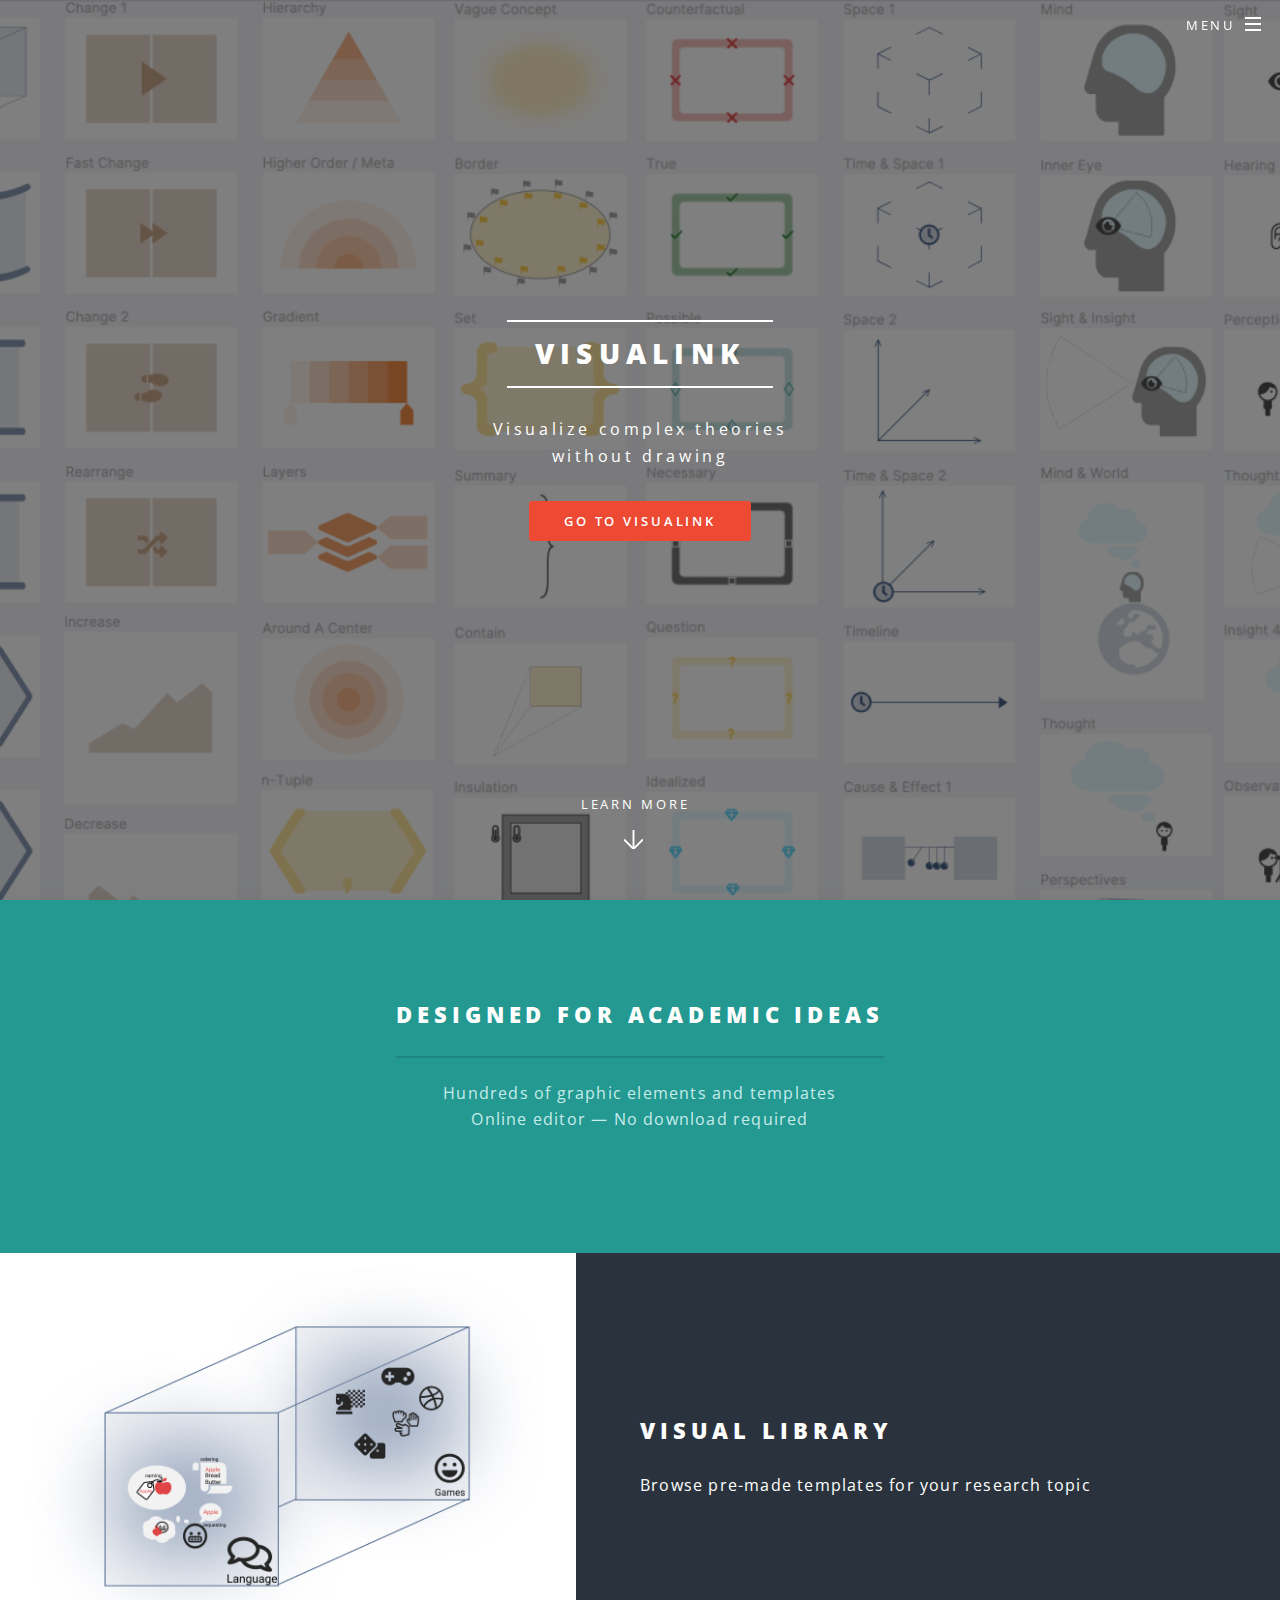
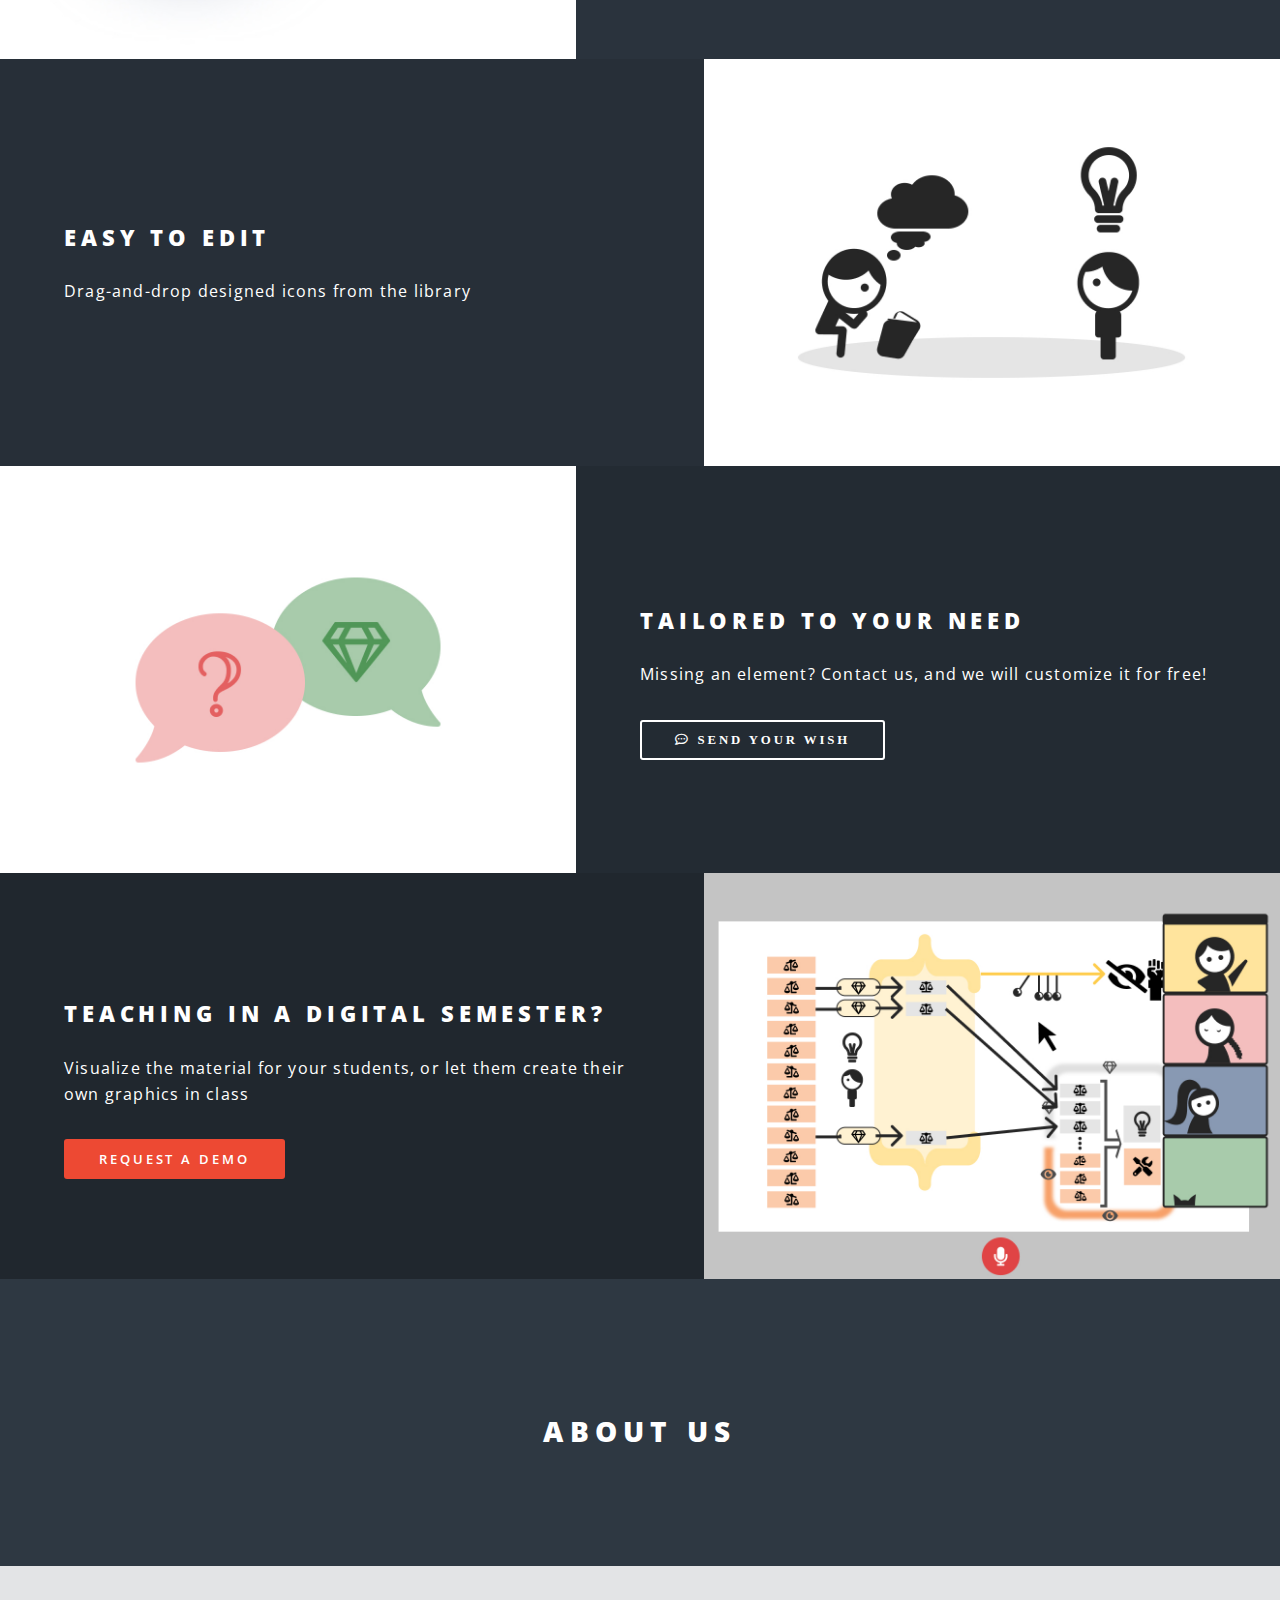
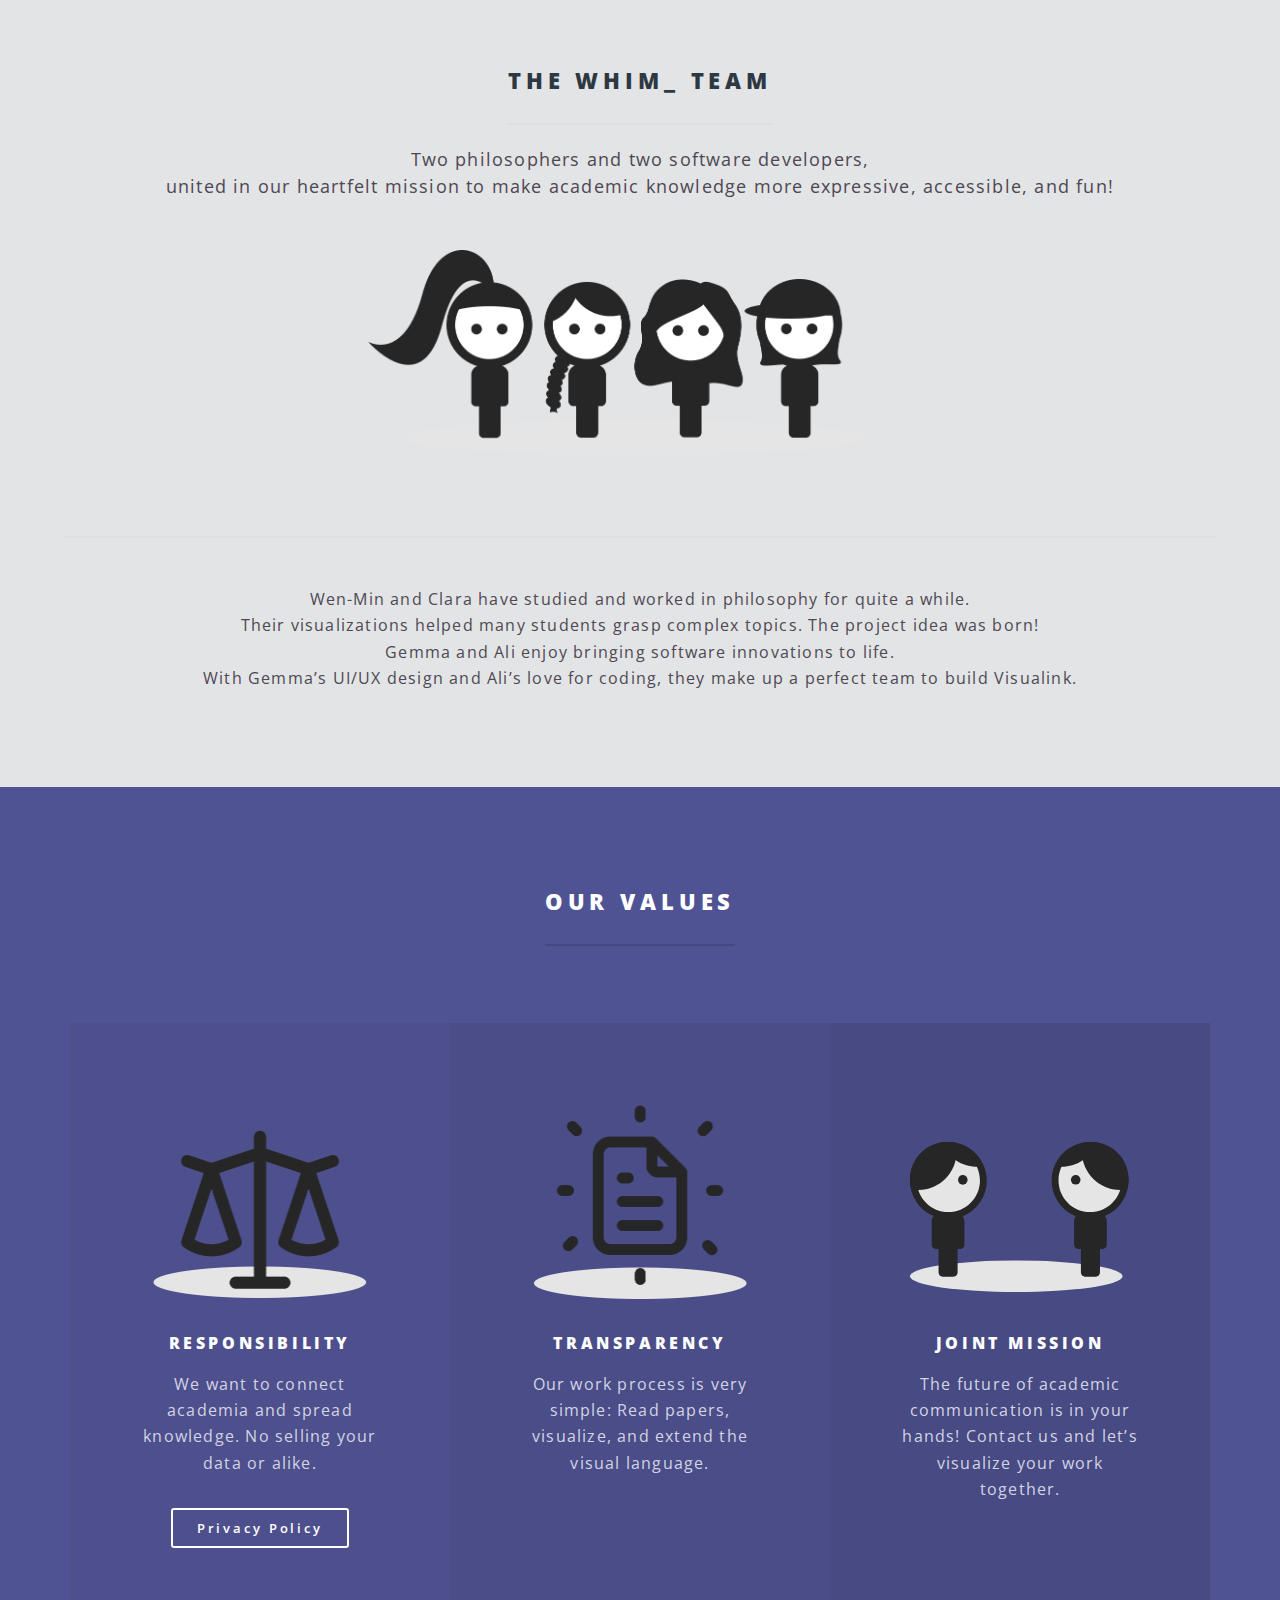
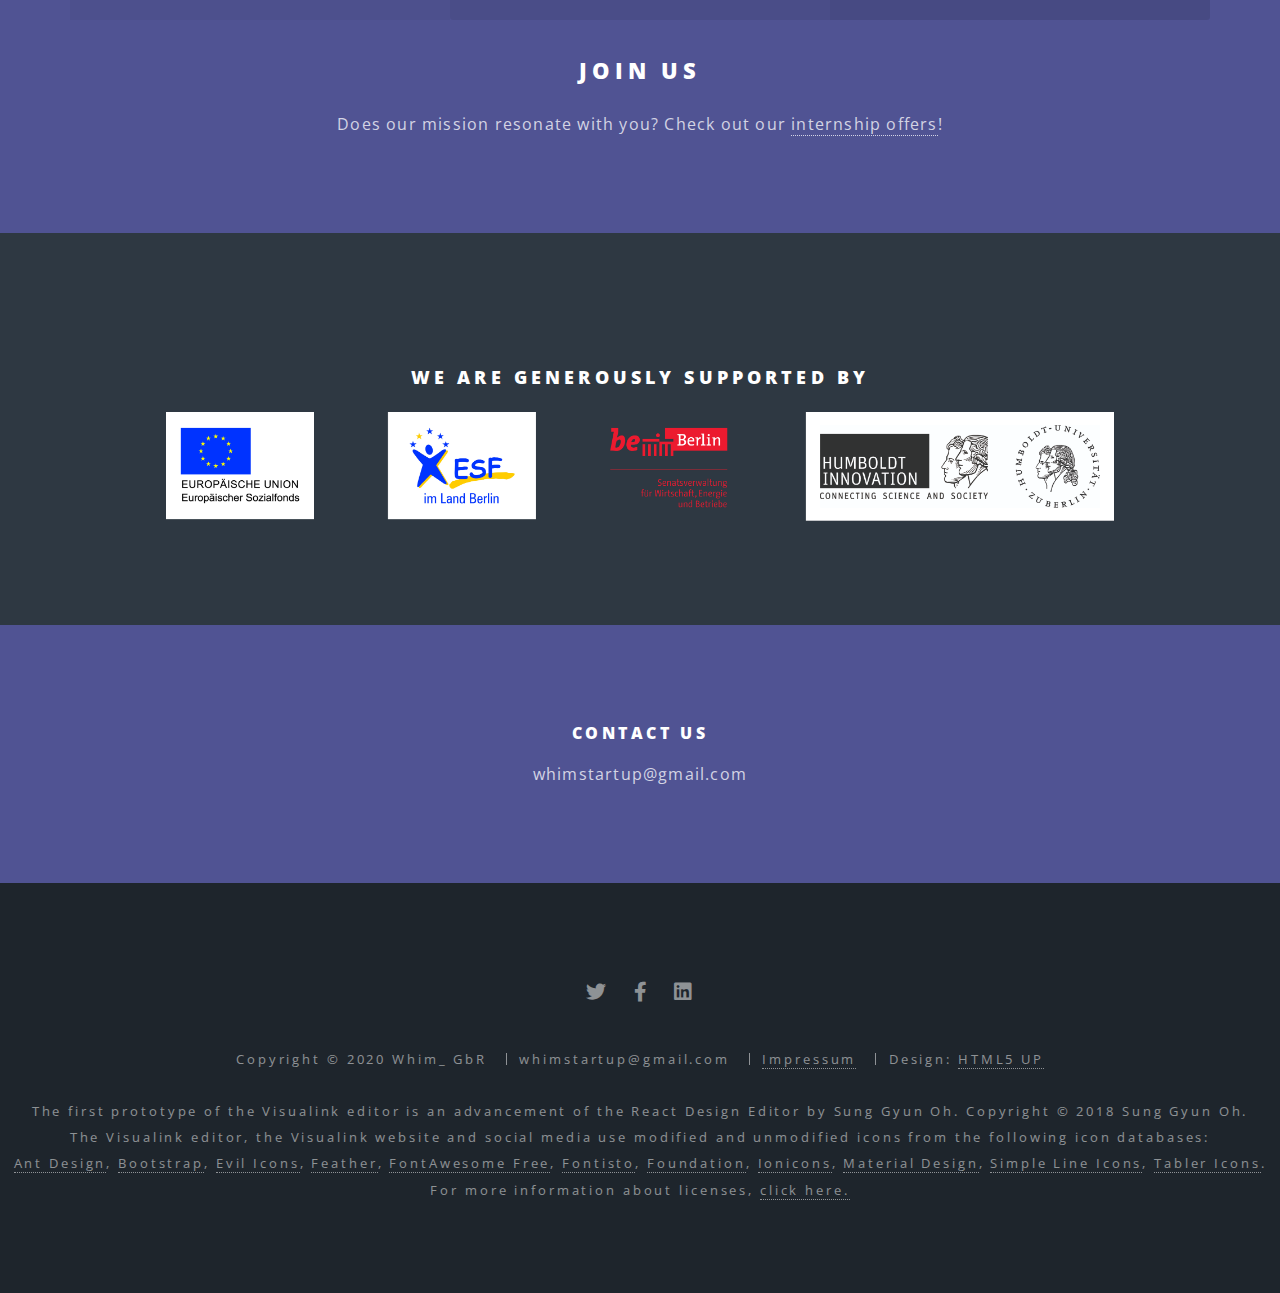
<file: index.html>
<!DOCTYPE HTML>
<!--
	Spectral by HTML5 UP
	html5up.net | @ajlkn
	Free for personal and commercial use under the CCA 3.0 license (html5up.net/license)
-->
<html>
	<head>
			

		<title>Visualink - Landing</title>
		<meta charset="utf-8" />
		<meta name="viewport" content="width=device-width, initial-scale=1, user-scalable=no" />
		<link rel="stylesheet" href="assets/css/main.css" />
		<noscript><link rel="stylesheet" href="assets/css/noscript.css" /></noscript>
		<link rel="shortcut icon" href="images/favicon.png" />
		<script>(function(f,b){if(!b.__SV){var e,g,i,h;window.mixpanel=b;b._i=[];b.init=function(e,f,c){function g(a,d){var b=d.split(".");2==b.length&&(a=a[b[0]],d=b[1]);a[d]=function(){a.push([d].concat(Array.prototype.slice.call(arguments,0)))}}var a=b;"undefined"!==typeof c?a=b[c]=[]:c="mixpanel";a.people=a.people||[];a.toString=function(a){var d="mixpanel";"mixpanel"!==c&&(d+="."+c);a||(d+=" (stub)");return d};a.people.toString=function(){return a.toString(1)+".people (stub)"};i="disable time_event track track_pageview track_links track_forms track_with_groups add_group set_group remove_group register register_once alias unregister identify name_tag set_config reset opt_in_tracking opt_out_tracking has_opted_in_tracking has_opted_out_tracking clear_opt_in_out_tracking start_batch_senders people.set people.set_once people.unset people.increment people.append people.union people.track_charge people.clear_charges people.delete_user people.remove".split(" ");
for(h=0;h<i.length;h++)g(a,i[h]);var j="set set_once union unset remove delete".split(" ");a.get_group=function(){function b(c){d[c]=function(){call2_args=arguments;call2=[c].concat(Array.prototype.slice.call(call2_args,0));a.push([e,call2])}}for(var d={},e=["get_group"].concat(Array.prototype.slice.call(arguments,0)),c=0;c<j.length;c++)b(j[c]);return d};b._i.push([e,f,c])};b.__SV=1.2;e=f.createElement("script");e.type="text/javascript";e.async=!0;e.src="undefined"!==typeof MIXPANEL_CUSTOM_LIB_URL?
MIXPANEL_CUSTOM_LIB_URL:"file:"===f.location.protocol&&"//cdn.mxpnl.com/libs/mixpanel-2-latest.min.js".match(/^\/\//)?"https://cdn.mxpnl.com/libs/mixpanel-2-latest.min.js":"//cdn.mxpnl.com/libs/mixpanel-2-latest.min.js";g=f.getElementsByTagName("script")[0];g.parentNode.insertBefore(e,g)}})(document,window.mixpanel||[]);
mixpanel.init("78504b5a3314fb402788cf798b676dcb", {"api_host": "https://api-eu.mixpanel.com", batch_requests: true}); mixpanel.track("LandingPage");</script>
		<script id="Cookiebot" src="https://consent.cookiebot.com/uc.js" data-cbid="4691fc41-a960-4740-a39e-f992ad96d144" data-blockingmode="auto" type="text/javascript"></script>

		<!-- Global site tag (gtag.js) - Google Analytics -->
			<script async src="https://www.googletagmanager.com/gtag/js?id=G-1EG9NGVZKZ"></script>
			<script>
			window.dataLayer = window.dataLayer || [];
			function gtag(){dataLayer.push(arguments);}
			gtag('js', new Date());
			gtag('config', 'G-1EG9NGVZKZ');
		</script>

	</head>

	<body class="landing is-preload">
			

		<!-- Page Wrapper -->
			<div id="page-wrapper">

				<!-- Header -->
					<header id="header" class="alt">
						<h1><a href="index.html">Visualink</a></h1>
						<nav id="nav">
							<ul>
								<li class="special">
									<a href="#menu" class="menuToggle"><span>Menu</span></a>
									<div id="menu">
										<ul>
											<li><a href="index.html">Home</a></li>
											<li><a href="attention.html" target="_blank">Go to Visualink</a></li>
											<li><a href="https://whimstartup.typeform.com/to/QViy1jUH" target="_blank">Become Whim_ Friend</a></li>
											<li><a href="information.html#termsofuse">Terms of Use</a></li>
											<li><a href="information.html#privacypolicy">Privacy Policy</a></li>
											<li><a href="index.html#about">About Us</a></li>
											<li><a href="internship.html">Internship at Whim_</a></li>
											<li><a href="index.html#contact">Contact</a></li>
											<li><a href="impressum.html">Site Notice / Impressum</a></li>
										</ul>
									</div>
								</li>
							</ul>
						</nav>
						
					</header>
				
				

				<!-- Banner -->
					<section id="banner">
						<div class="inner">
							<h2>Visualink</h2>
							<p>Visualize complex theories<br />
								without drawing</p>
							<ul class="actions special">
								<li><a href="attention.html" target="_blank" class="button primary">Go to Visualink</a></li>
							</ul>
						</div>
						<a href="#one" class="more scrolly">Learn More</a>
					</section>

				<!-- Hit-line -->
					<section id="one" class="wrapper style1 special">
						<div class="inner">
							<header class="major">
								<h2>Designed for academic ideas</h2>
								<p>Hundreds of graphic elements and templates<br>
								Online editor &mdash; No download required</p>
							</header>
						</div>
					</section>

				<!-- Features -->
					<section id="two" class="wrapper alt style2">
						<section class="spotlight">
							<div class="image"><img src="images/pic01.jpg" alt="" /></div><div class="content">
								<h2>Visual library</h2>
								<p>Browse pre-made templates for your research topic</p>
							</div>
						</section>
						<section class="spotlight">
							<div class="image"><img src="images/pic02.jpg" alt="" /></div><div class="content">
								<h2>Easy to edit</h2>
								<p>Drag-and-drop designed icons from the library</p>
							</div>
						</section>
						<section class="spotlight">
							<div class="image"><img src="images/pic03.jpg" alt="" /></div><div class="content">
								<h2>Tailored to your need</h2>
								<p>Missing an element? Contact us, and we will customize it for free!</p>
								<div><a href="https://whimstartup.typeform.com/to/SyoNBauc" target="_blank" class="button icon fas fa-comment-dots">Send your wish</a></div>
							</div>
						</section>
						<section class="spotlight">
							<div class="image"><img src="images/pic04.jpg" alt="" /></div><div class="content">
								<h2>Teaching in a digital semester?</h2>
								<p>Visualize the material for your students, or let them create their own graphics in class</p>
								<div><a href="https://whimstartup.typeform.com/to/ZLzNM6XR" target="_blank" class="button primary">Request a demo</a></div>
							</div>
						</section>
					</section>

				<!--About Us-->
					<article id="about">
						<header>
							<h2>About us</h2>
						</header>
					</article>

				<!--The Whim_ Team-->	
					<section id="three" class="wrapper style5 special">
						<div class="inner">
							<header class="major">
								<h2>The Whim_ Team</h2>
								
								<p>Two philosophers and two software developers, <br>
									united in our heartfelt mission to make academic knowledge more expressive, accessible, and fun!</p>
								<div class="inner">
									<span><img width=50% src="images/team.png" alt="" /></span>
								</div>
							</header>
							
								<hr />
								
								<p>Wen-Min and Clara have studied and worked in philosophy for quite a while. <br>
									Their visualizations helped many students grasp complex topics. The project idea was born!<br>
									Gemma and Ali enjoy bringing software innovations to life.<br>
									With Gemma’s UI/UX design and Ali’s love for coding, they make up a perfect team to build Visualink.<br>
								</p>
						</div>
					</section>


			<!-- Our Values-->	
					<section id="three" class="wrapper style3 special">
						<div class="inner">
							<header class="major">
								<h2>Our values</h2>
								
							</header>
							<ul class="features">
								<li><img src="images/responsibility.png" alt="" />
									<h4>Responsibility</h4>
									<p>We want to connect academia and spread knowledge. No selling your data or alike.</p>
									<a href="information.html#privacypolicy" class="button1 fit">Privacy Policy</a>
								</li>
								<li><img src="images/transparency.png" alt="" />
									<h4>Transparency</h4>
									<p>Our work process is very simple: Read papers, visualize, and extend the visual language.</p>
								</li>
								<li><img src="images/joinmission.svg" alt="" />
									<h4>Joint mission</h4>
									<p>The future of academic communication is in your hands! Contact us and let’s visualize your work together.</p>	
								</li>
							</ul>
							<h2>Join us</h2>
							<p>Does our mission resonate with you? Check out our <a href="internship.html">internship offers</a>!</p>
						</div>
					</section>

				<!--Acknowledgement-->	
					<article id="main">
						<header>
							<h3>We are generously supported by</h3>
						
						<div class="inner">
							<span><img width=80% src="images/logos.png" alt="" /></span>
						</div>
						</header>
					</article>
					
				<!--Contact Us-->
					<section id="contact" class="wrapper style3 special">
						
						<h4>Contact us</h4>
						<p>whimstartup@gmail.com</p>
					</section>

				<!-- Footer -->
					<footer id="footer">
						<ul class="icons">
							<li><a href="https://twitter.com/WVisualink" target="_blank" class="icon brands fa-twitter"><span class="label">Twitter</span></a></li>
							<li><a href="https://www.facebook.com/whimvisualink" target="_blank" class="icon brands fa-facebook-f"><span class="label">Facebook</span></a></li>
							<li><a href="https://www.linkedin.com/company/whim-the-new-era-of-knowledge-communication/" target="_blank" class="icon brands fa-linkedin"><span class="label">LinkedIn</span></a></li>
						</ul>
						<ul class="copyright">
							<li>Copyright &copy; 2020 Whim_ GbR</li>
							<li>whimstartup@gmail.com</li>
							<li><a href="impressum.html">Impressum</a></li>
							<li>Design: <a href="http://html5up.net" target="_blank">HTML5 UP</a></li>
						</ul>
						<p class="copyright">
							The first prototype of the Visualink editor is an advancement of the React Design Editor by Sung Gyun Oh. Copyright © 2018 Sung Gyun Oh.<br>
							The Visualink editor, the Visualink website and social media use modified and unmodified icons from the following icon databases:<br>
							<a href="https://ant.design/components/icon/" target="_blank">Ant Design</a>, <a href="https://icons.getbootstrap.com/" target="_blank">Bootstrap</a>, <a href="https://evil-icons.io/" target="_blank">Evil Icons</a>, <a href="https://feathericons.com/" target="_blank">Feather</a>, <a href="https://github.com/FortAwesome/Font-Awesome/blob/master/LICENSE.txt" target="_blank">FontAwesome Free</a>, <a href="https://fontisto.com/license" target="_blank">Fontisto</a>, <a href="https://github.com/zurb/foundation-icons" target="_blank">Foundation</a>, <a href="https://github.com/ionic-team/ionicons" target="_blank">Ionicons</a>, <a href="https://github.com/google/material-design-icons" target="_blank">Material Design</a>, <a href="https://github.com/thesabbir/simple-line-icons" target="_blank">Simple Line Icons</a>, <a href="https://github.com/tabler/tabler-icons" target="_blank">Tabler Icons</a>.<br> 
							For more information about licenses, <a href="information.html#attributions">click here.</a>
						</p>
						
					</footer>

			</div>

		<!-- Scripts -->
			<script src="assets/js/jquery.min.js"></script>
			<script src="assets/js/jquery.scrollex.min.js"></script>
			<script src="assets/js/jquery.scrolly.min.js"></script>
			<script src="assets/js/browser.min.js"></script>
			<script src="assets/js/breakpoints.min.js"></script>
			<script src="assets/js/util.js"></script>
			<script src="assets/js/main.js"></script>
			
		
	</body>
</html>
</file>
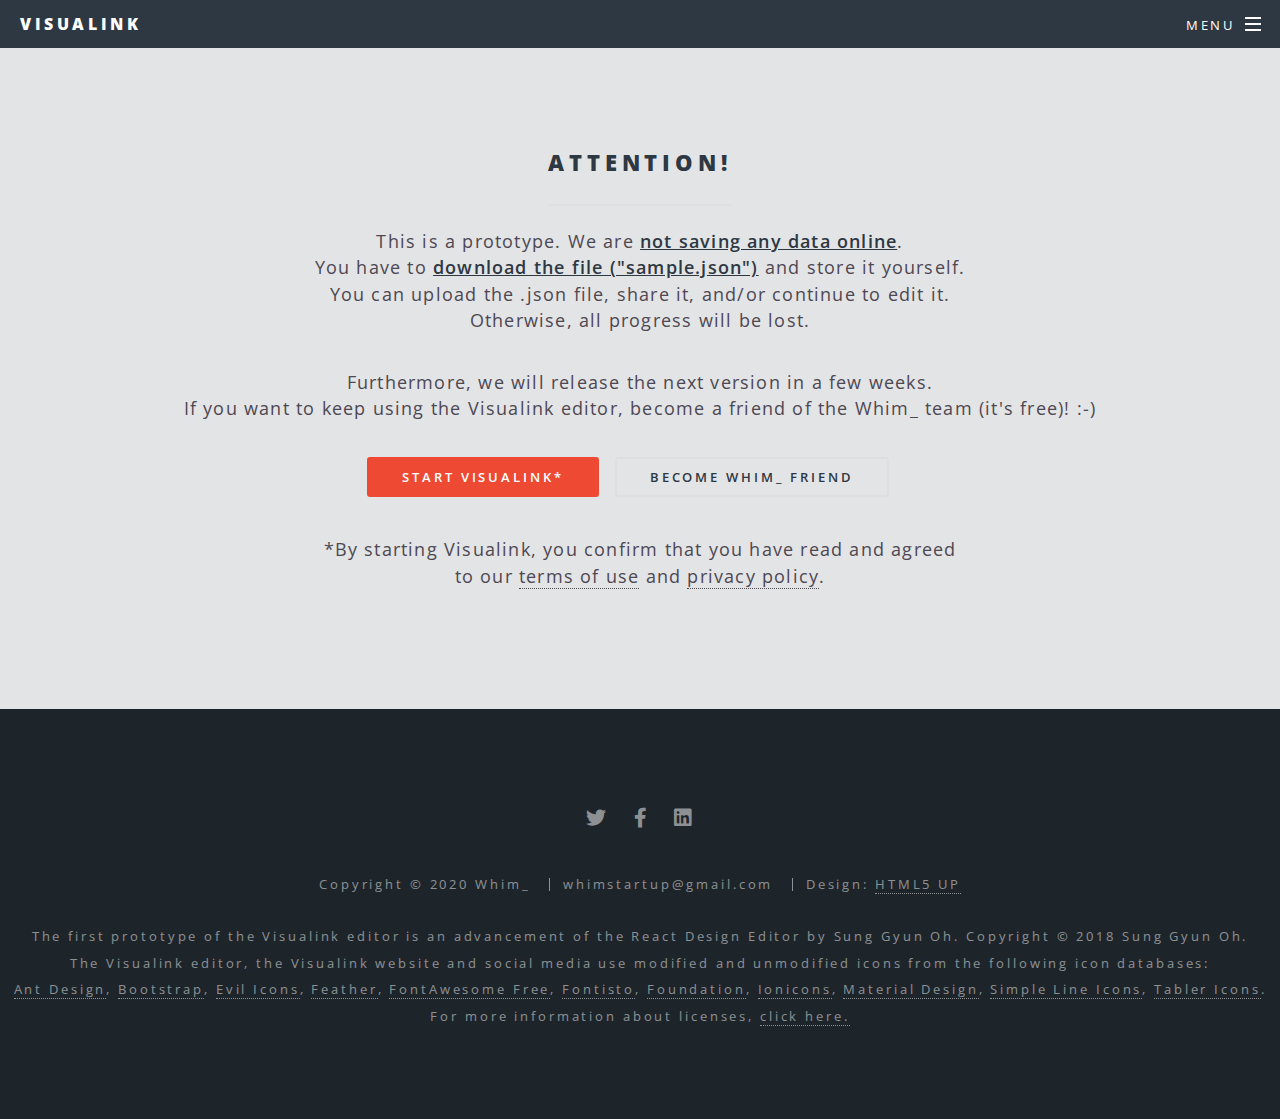
<file: attention.html>
<!DOCTYPE HTML>
<!--
	Spectral by HTML5 UP
	html5up.net | @ajlkn
	Free for personal and commercial use under the CCA 3.0 license (html5up.net/license)
-->
<html>
	<head>
			

		<title>Visualink – Attention</title>
		<meta charset="utf-8" />
		<meta name="viewport" content="width=device-width, initial-scale=1, user-scalable=no" />
		<link rel="stylesheet" href="assets/css/main.css" />
		<noscript><link rel="stylesheet" href="assets/css/noscript.css" /></noscript>
		<!-- Global site tag (gtag.js) - Google Analytics -->
		<script async src="https://www.googletagmanager.com/gtag/js?id=G-1EG9NGVZKZ"></script>
		<script>
			window.dataLayer = window.dataLayer || [];
			function gtag(){dataLayer.push(arguments);}
			gtag('js', new Date());
			gtag('config', 'G-1EG9NGVZKZ');
		</script>
	</head>

	<body class="is-preload">
			

		<!-- Page Wrapper -->
			<div id="page-wrapper">

				<!-- Header -->
					<header id="header">
						<h1><a href="index.html">Visualink</a></h1>
						<nav id="nav">
							<ul>
								<li class="special">
									<a href="#menu" class="menuToggle"><span>Menu</span></a>
									<div id="menu">
										<ul>
											<li><a href="index.html">Home</a></li>
											<li><a href="attention.html" target="_blank">Go to Visualink</a></li>
											<li><a href="https://whimstartup.typeform.com/to/QViy1jUH" target="_blank">Become Whim_ Friend</a></li>
											<li><a href="information.html#termsofuse">Terms of Use</a></li>
											<li><a href="information.html#privacypolicy">Privacy Policy</a></li>
											<li><a href="index.html#about">About Us</a></li>
											<li><a href="internship.html">Internship at Whim_</a></li>
											<li><a href="index.html#contact">Contact</a></li>
										</ul>
									</div>
								</li>
							</ul>
						</nav>
					</header>

				<!-- Main -->
				<section id="three" class="wrapper style5 special">
					<div class="inner">
						<header class="major">
							<h2>Attention!</h2>
							<p>This is a prototype. We are <strong><u>not saving any data online</u></strong>. <br> 
								You have to <strong><u>download the file ("sample.json")</u></strong> and store it yourself.<br> 
								You can upload the .json file, share it, and/or continue to edit it. <br>
								Otherwise, all progress will be lost.
							</p>
							<p>
								Furthermore, we will release the next version in a few weeks. <br>
								If you want to keep using the Visualink editor, become a friend of the Whim_ team (it's free)! :-)
							</p>
							<div class="row">
								<ul class="actions special">
									<li><a href="https://visualink.netlify.app/" class="button primary">Start Visualink*</a></li>
									<li><a href="https://whimstartup.typeform.com/to/QViy1jUH" target="_blank" class="button">Become Whim_ friend</a></li>
								</ul>
							</div>
							<p>*By starting Visualink, you confirm that you have read and agreed<br> 
								to our <a href="information.html#termsofuse">terms of use</a> and <a href="information.html#privacypolicy">privacy policy</a>.</p>
						</header>
					</div>
				</section>
				

				<!-- Footer -->
				<footer id="footer">
					<ul class="icons">
						<li><a href="https://twitter.com/WVisualink" target="_blank" class="icon brands fa-twitter"><span class="label">Twitter</span></a></li>
						<li><a href="https://www.facebook.com/whimvisualink" target="_blank" class="icon brands fa-facebook-f"><span class="label">Facebook</span></a></li>
						<li><a href="https://www.linkedin.com/company/whim-the-new-era-of-knowledge-communication/" target="_blank" class="icon brands fa-linkedin"><span class="label">LinkedIn</span></a></li>
					</ul>
					<ul class="copyright">
						<li>Copyright &copy; 2020 Whim_ </li>
						<li>whimstartup@gmail.com</li>
						<li>Design: <a href="http://html5up.net">HTML5 UP</a></li>
					</ul>
					<p class="copyright">
						The first prototype of the Visualink editor is an advancement of the React Design Editor by Sung Gyun Oh. Copyright © 2018 Sung Gyun Oh.<br>
						The Visualink editor, the Visualink website and social media use modified and unmodified icons from the following icon databases:<br>
						<a href="https://ant.design/components/icon/" target="_blank">Ant Design</a>, <a href="https://icons.getbootstrap.com/" target="_blank">Bootstrap</a>, <a href="https://evil-icons.io/" target="_blank">Evil Icons</a>, <a href="https://feathericons.com/" target="_blank">Feather</a>, <a href="https://github.com/FortAwesome/Font-Awesome/blob/master/LICENSE.txt" target="_blank">FontAwesome Free</a>, <a href="https://fontisto.com/license" target="_blank">Fontisto</a>, <a href="https://github.com/zurb/foundation-icons" target="_blank">Foundation</a>, <a href="https://github.com/ionic-team/ionicons" target="_blank">Ionicons</a>, <a href="https://github.com/google/material-design-icons" target="_blank">Material Design</a>, <a href="https://github.com/thesabbir/simple-line-icons" target="_blank">Simple Line Icons</a>, <a href="https://github.com/tabler/tabler-icons" target="_blank">Tabler Icons</a>.<br> 
						For more information about licenses, <a href="information.html#attributions">click here.</a>
					</p>
				</footer>

			</div>

		<!-- Scripts -->
			<script src="assets/js/jquery.min.js"></script>
			<script src="assets/js/jquery.scrollex.min.js"></script>
			<script src="assets/js/jquery.scrolly.min.js"></script>
			<script src="assets/js/browser.min.js"></script>
			<script src="assets/js/breakpoints.min.js"></script>
			<script src="assets/js/util.js"></script>
			<script src="assets/js/main.js"></script>

	</body>
</html>
</file>
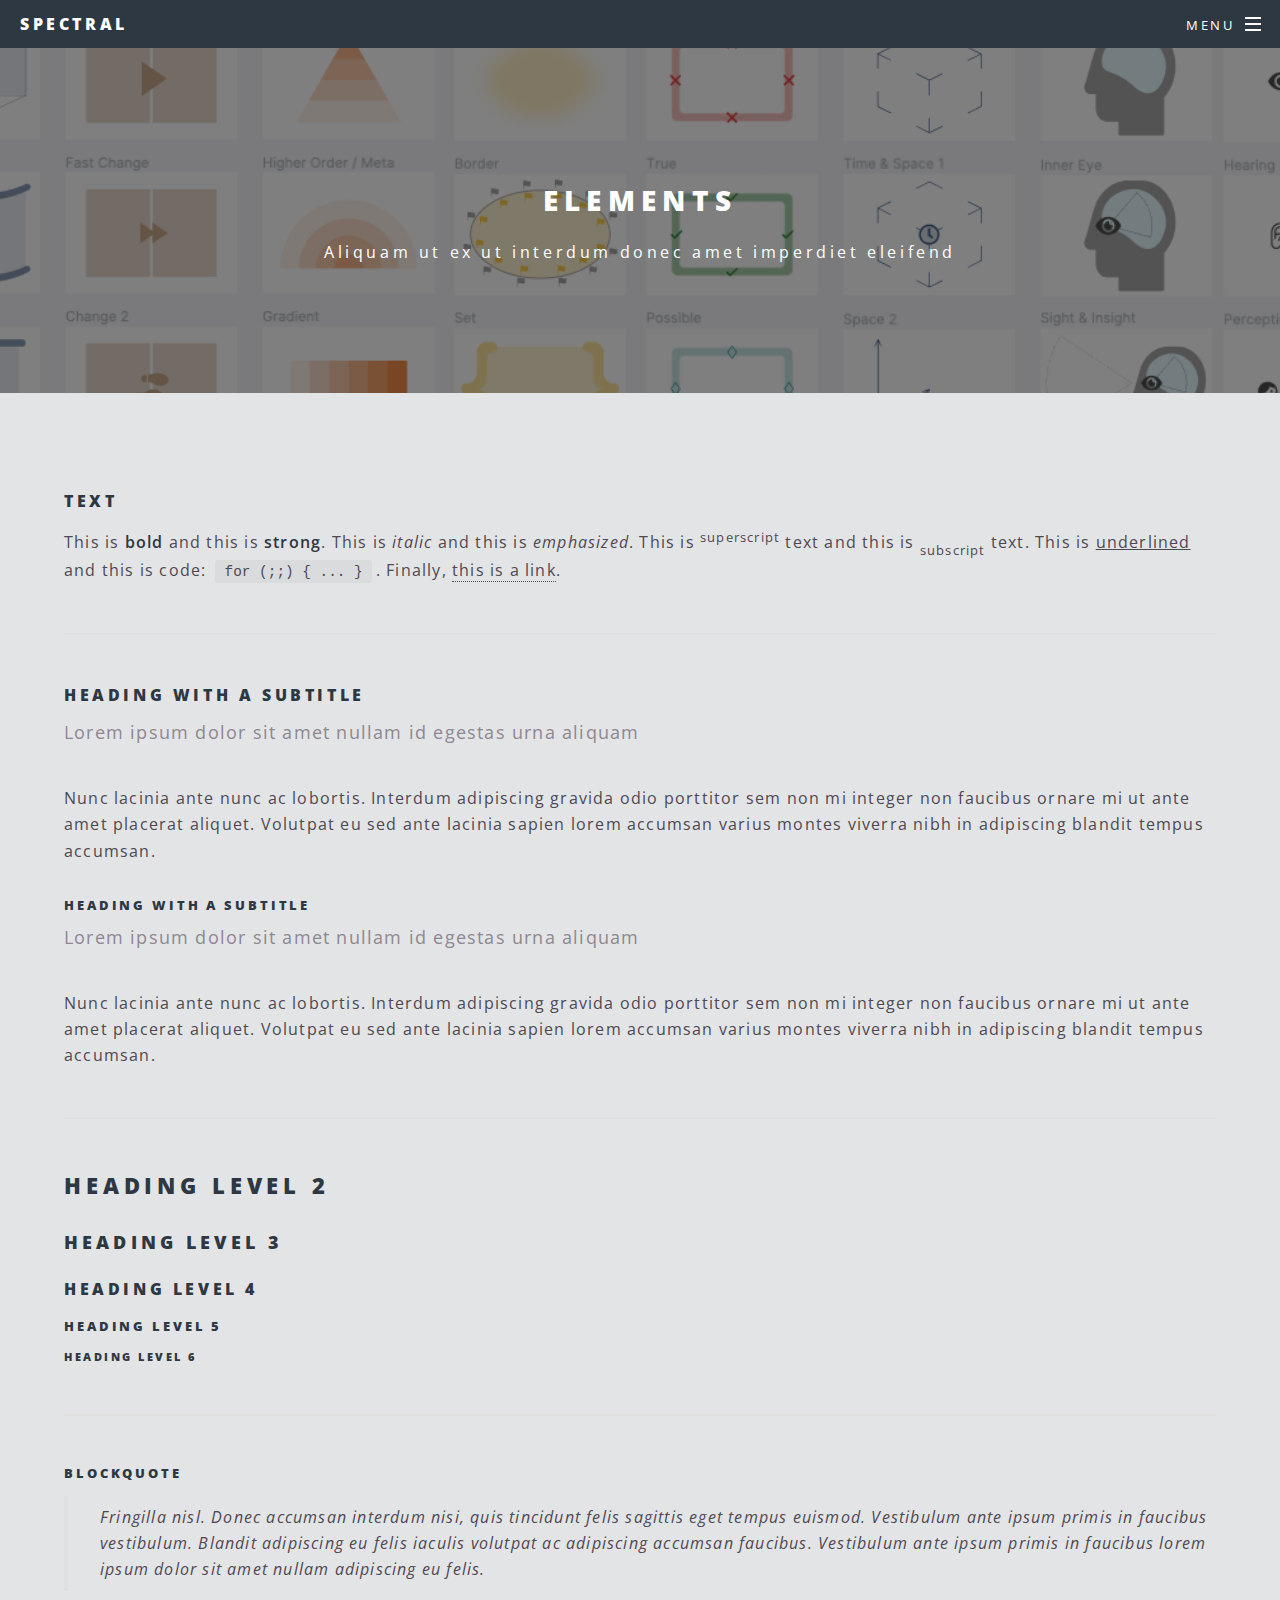
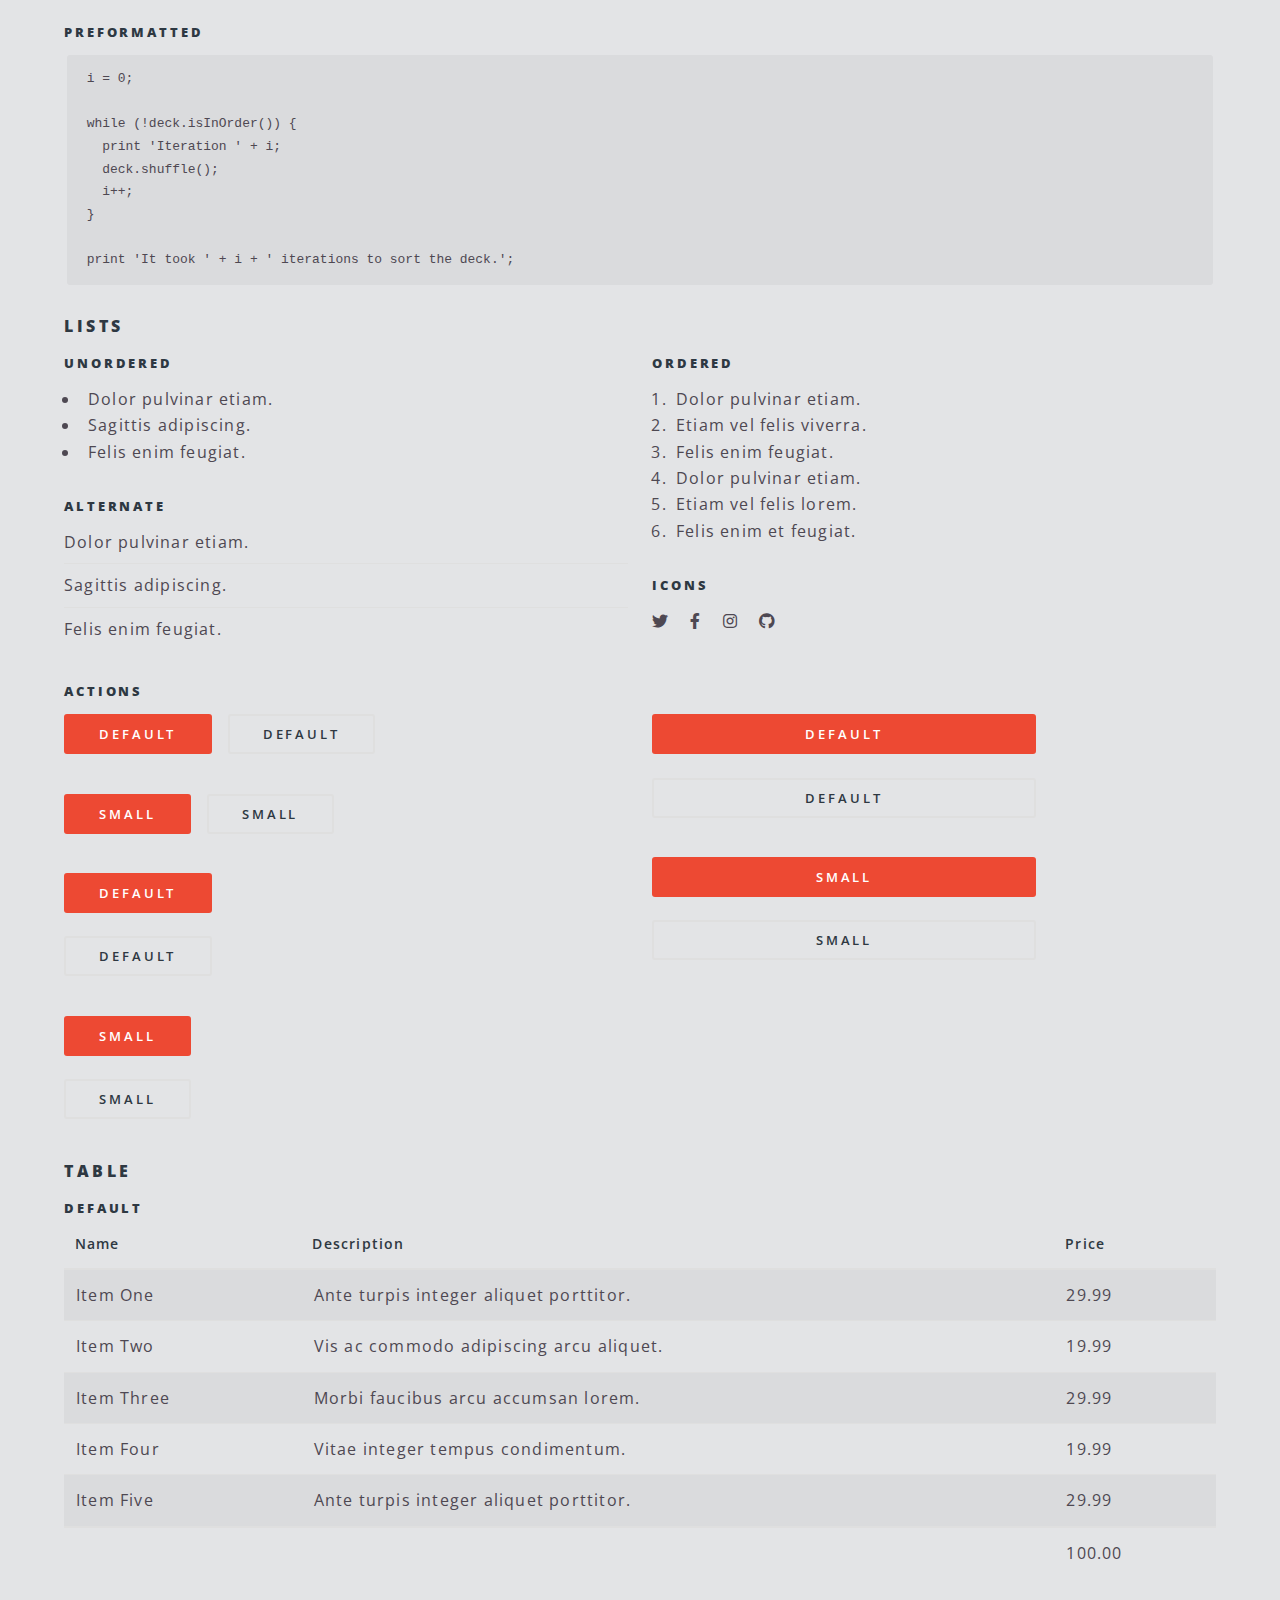
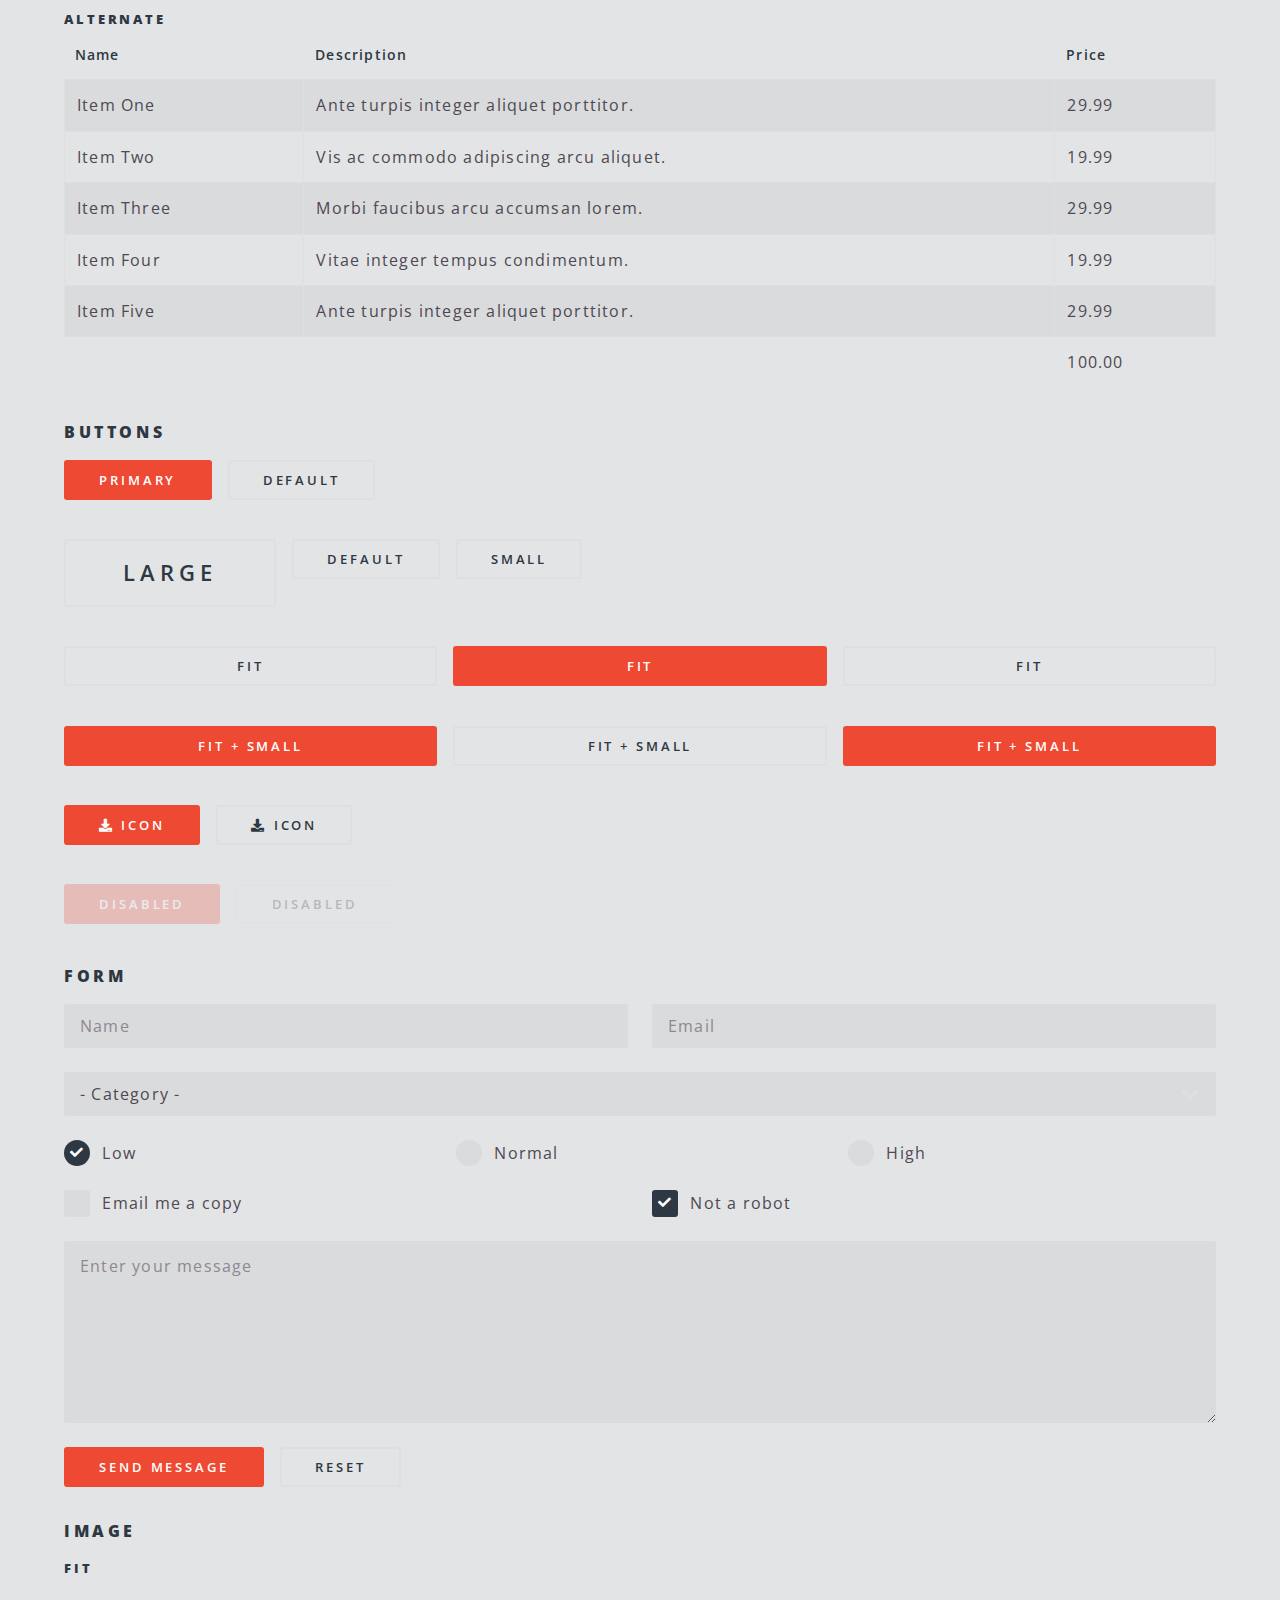
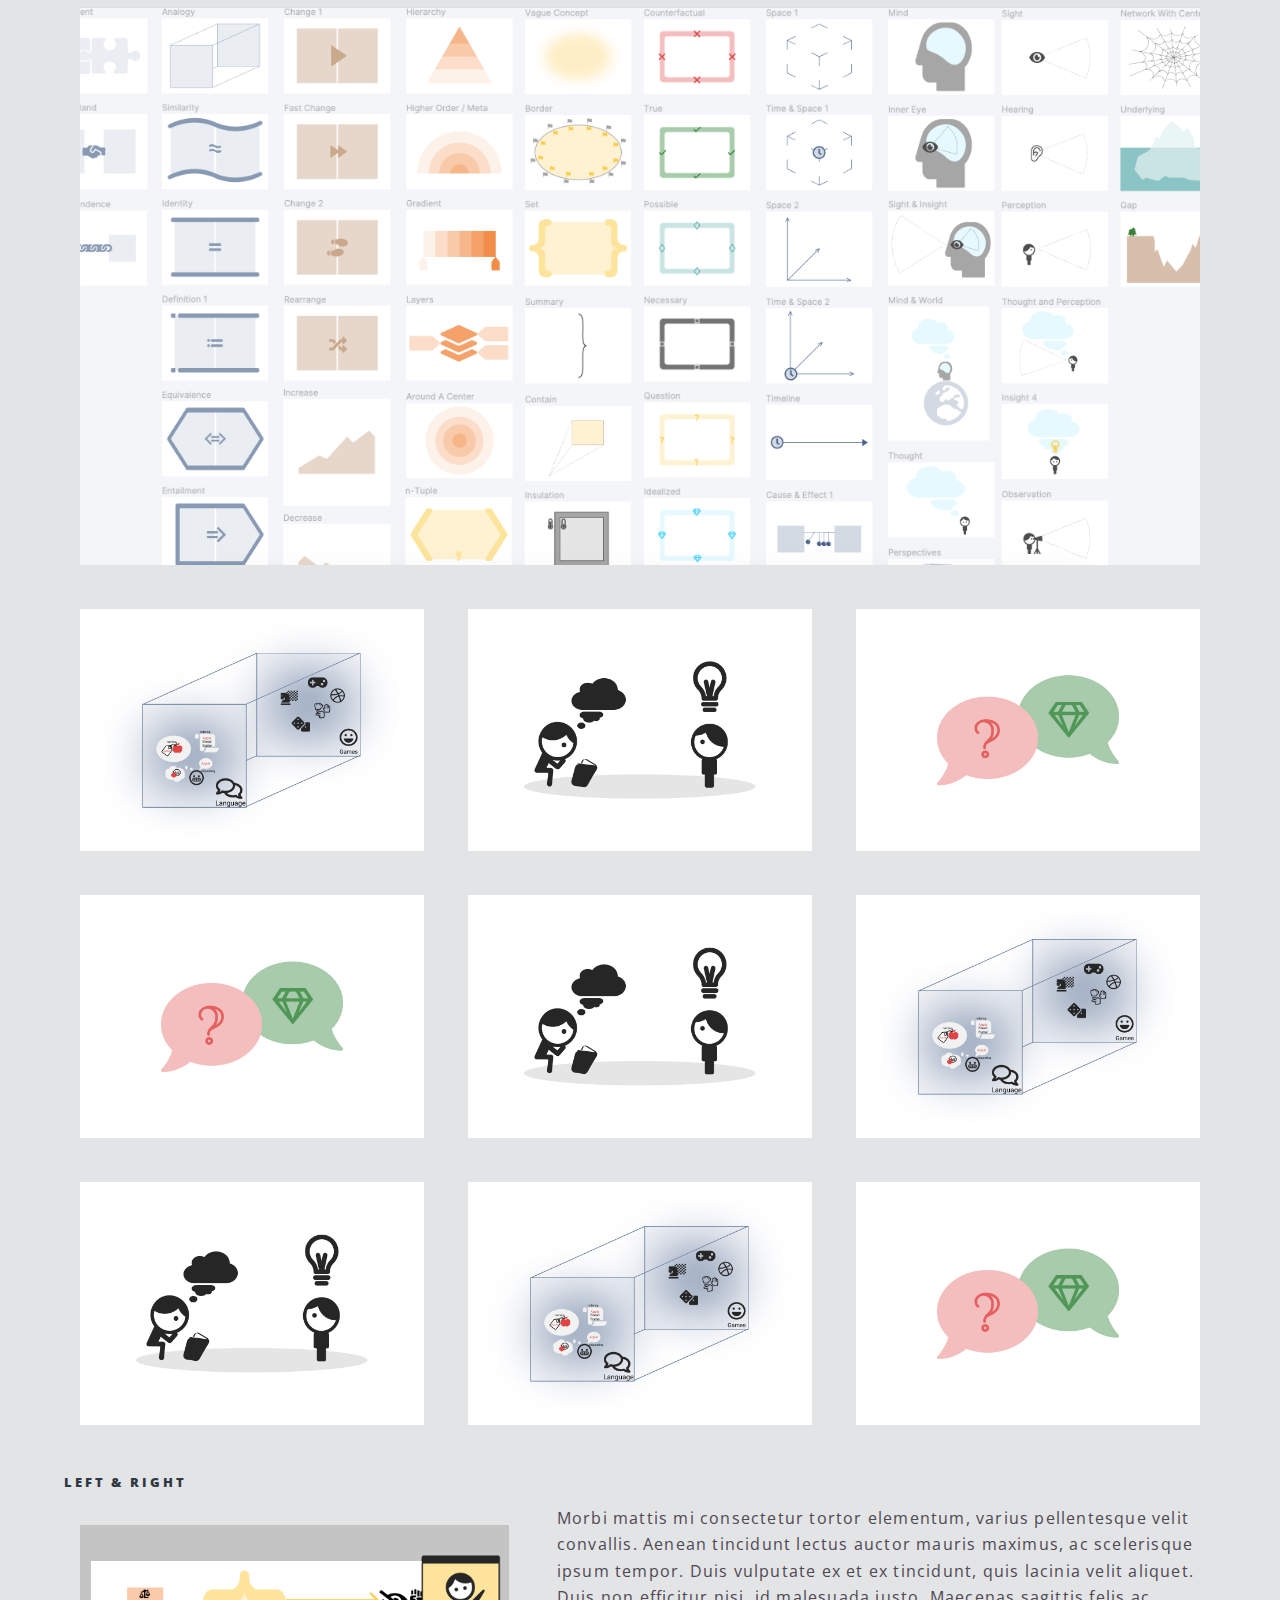
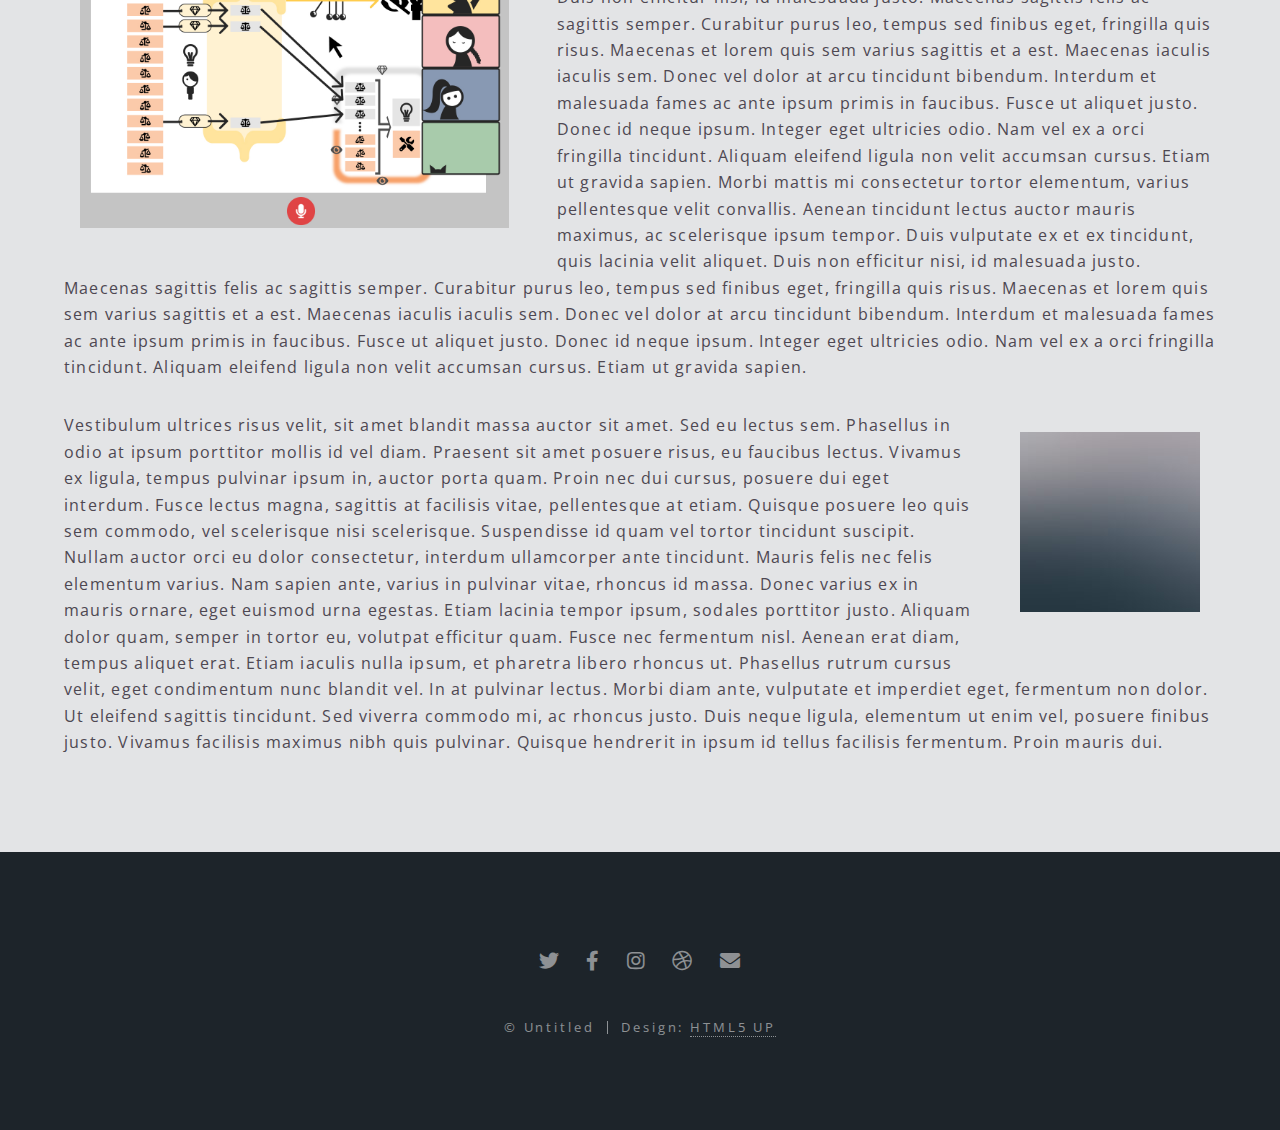
<file: elements.html>
<!DOCTYPE HTML>
<!--
	Spectral by HTML5 UP
	html5up.net | @ajlkn
	Free for personal and commercial use under the CCA 3.0 license (html5up.net/license)
-->
<html>
	<head>
		<title>Elements - Spectral by HTML5 UP</title>
		<meta charset="utf-8" />
		<meta name="viewport" content="width=device-width, initial-scale=1, user-scalable=no" />
		<link rel="stylesheet" href="assets/css/main.css" />
		<noscript><link rel="stylesheet" href="assets/css/noscript.css" /></noscript>
		<!-- Global site tag (gtag.js) - Google Analytics -->
		<script async src="https://www.googletagmanager.com/gtag/js?id=G-1EG9NGVZKZ"></script>
		<script>
			window.dataLayer = window.dataLayer || [];
			function gtag(){dataLayer.push(arguments);}
			gtag('js', new Date());

			gtag('config', 'G-1EG9NGVZKZ');
		</script>
	</head>
	<body class="is-preload">

		<!-- Page Wrapper -->
			<div id="page-wrapper">

				<!-- Header -->
					<header id="header">
						<h1><a href="index.html">Spectral</a></h1>
						<nav id="nav">
							<ul>
								<li class="special">
									<a href="#menu" class="menuToggle"><span>Menu</span></a>
									<div id="menu">
										<ul>
											<li><a href="index.html">Home</a></li>
											<li><a href="generic.html">Generic</a></li>
											<li><a href="elements.html">Elements</a></li>
											<li><a href="#">Sign Up</a></li>
											<li><a href="#">Log In</a></li>
										</ul>
									</div>
								</li>
							</ul>
						</nav>
					</header>

				<!-- Main -->
					<article id="main">
						<header>
							<h2>Elements</h2>
							<p>Aliquam ut ex ut interdum donec amet imperdiet eleifend</p>
						</header>
						<section class="wrapper style5">
							<div class="inner">

								<section>
									<h4>Text</h4>
									<p>This is <b>bold</b> and this is <strong>strong</strong>. This is <i>italic</i> and this is <em>emphasized</em>.
									This is <sup>superscript</sup> text and this is <sub>subscript</sub> text.
									This is <u>underlined</u> and this is code: <code>for (;;) { ... }</code>. Finally, <a href="#">this is a link</a>.</p>
									<hr />
									<header>
										<h4>Heading with a Subtitle</h4>
										<p>Lorem ipsum dolor sit amet nullam id egestas urna aliquam</p>
									</header>
									<p>Nunc lacinia ante nunc ac lobortis. Interdum adipiscing gravida odio porttitor sem non mi integer non faucibus ornare mi ut ante amet placerat aliquet. Volutpat eu sed ante lacinia sapien lorem accumsan varius montes viverra nibh in adipiscing blandit tempus accumsan.</p>
									<header>
										<h5>Heading with a Subtitle</h5>
										<p>Lorem ipsum dolor sit amet nullam id egestas urna aliquam</p>
									</header>
									<p>Nunc lacinia ante nunc ac lobortis. Interdum adipiscing gravida odio porttitor sem non mi integer non faucibus ornare mi ut ante amet placerat aliquet. Volutpat eu sed ante lacinia sapien lorem accumsan varius montes viverra nibh in adipiscing blandit tempus accumsan.</p>
									<hr />
									<h2>Heading Level 2</h2>
									<h3>Heading Level 3</h3>
									<h4>Heading Level 4</h4>
									<h5>Heading Level 5</h5>
									<h6>Heading Level 6</h6>
									<hr />
									<h5>Blockquote</h5>
									<blockquote>Fringilla nisl. Donec accumsan interdum nisi, quis tincidunt felis sagittis eget tempus euismod. Vestibulum ante ipsum primis in faucibus vestibulum. Blandit adipiscing eu felis iaculis volutpat ac adipiscing accumsan faucibus. Vestibulum ante ipsum primis in faucibus lorem ipsum dolor sit amet nullam adipiscing eu felis.</blockquote>
									<h5>Preformatted</h5>
									<pre><code>i = 0;

while (!deck.isInOrder()) {
  print 'Iteration ' + i;
  deck.shuffle();
  i++;
}

print 'It took ' + i + ' iterations to sort the deck.';</code></pre>
								</section>

								<section>
									<h4>Lists</h4>
									<div class="row">
										<div class="col-6 col-12-medium">
											<h5>Unordered</h5>
											<ul>
												<li>Dolor pulvinar etiam.</li>
												<li>Sagittis adipiscing.</li>
												<li>Felis enim feugiat.</li>
											</ul>
											<h5>Alternate</h5>
											<ul class="alt">
												<li>Dolor pulvinar etiam.</li>
												<li>Sagittis adipiscing.</li>
												<li>Felis enim feugiat.</li>
											</ul>
										</div>
										<div class="col-6 col-12-medium">
											<h5>Ordered</h5>
											<ol>
												<li>Dolor pulvinar etiam.</li>
												<li>Etiam vel felis viverra.</li>
												<li>Felis enim feugiat.</li>
												<li>Dolor pulvinar etiam.</li>
												<li>Etiam vel felis lorem.</li>
												<li>Felis enim et feugiat.</li>
											</ol>
											<h5>Icons</h5>
											<ul class="icons">
												<li><a href="#" class="icon brands fa-twitter"><span class="label">Twitter</span></a></li>
												<li><a href="#" class="icon brands fa-facebook-f"><span class="label">Facebook</span></a></li>
												<li><a href="#" class="icon brands fa-instagram"><span class="label">Instagram</span></a></li>
												<li><a href="#" class="icon brands fa-github"><span class="label">Github</span></a></li>
											</ul>
										</div>
									</div>
									<h5>Actions</h5>
									<div class="row">
										<div class="col-6 col-12-medium">
											<ul class="actions">
												<li><a href="#" class="button primary">Default</a></li>
												<li><a href="#" class="button">Default</a></li>
											</ul>
											<ul class="actions small">
												<li><a href="#" class="button primary small">Small</a></li>
												<li><a href="#" class="button small">Small</a></li>
											</ul>
											<ul class="actions stacked">
												<li><a href="#" class="button primary">Default</a></li>
												<li><a href="#" class="button">Default</a></li>
											</ul>
											<ul class="actions stacked">
												<li><a href="#" class="button primary small">Small</a></li>
												<li><a href="#" class="button small">Small</a></li>
											</ul>
										</div>
										<div class="col-6 col-12-medium">
											<ul class="actions stacked">
												<li><a href="#" class="button primary fit">Default</a></li>
												<li><a href="#" class="button fit">Default</a></li>
											</ul>
											<ul class="actions stacked">
												<li><a href="#" class="button primary small fit">Small</a></li>
												<li><a href="#" class="button small fit">Small</a></li>
											</ul>
										</div>
									</div>
								</section>

								<section>
									<h4>Table</h4>
									<h5>Default</h5>
									<div class="table-wrapper">
										<table>
											<thead>
												<tr>
													<th>Name</th>
													<th>Description</th>
													<th>Price</th>
												</tr>
											</thead>
											<tbody>
												<tr>
													<td>Item One</td>
													<td>Ante turpis integer aliquet porttitor.</td>
													<td>29.99</td>
												</tr>
												<tr>
													<td>Item Two</td>
													<td>Vis ac commodo adipiscing arcu aliquet.</td>
													<td>19.99</td>
												</tr>
												<tr>
													<td>Item Three</td>
													<td> Morbi faucibus arcu accumsan lorem.</td>
													<td>29.99</td>
												</tr>
												<tr>
													<td>Item Four</td>
													<td>Vitae integer tempus condimentum.</td>
													<td>19.99</td>
												</tr>
												<tr>
													<td>Item Five</td>
													<td>Ante turpis integer aliquet porttitor.</td>
													<td>29.99</td>
												</tr>
											</tbody>
											<tfoot>
												<tr>
													<td colspan="2"></td>
													<td>100.00</td>
												</tr>
											</tfoot>
										</table>
									</div>

									<h5>Alternate</h5>
									<div class="table-wrapper">
										<table class="alt">
											<thead>
												<tr>
													<th>Name</th>
													<th>Description</th>
													<th>Price</th>
												</tr>
											</thead>
											<tbody>
												<tr>
													<td>Item One</td>
													<td>Ante turpis integer aliquet porttitor.</td>
													<td>29.99</td>
												</tr>
												<tr>
													<td>Item Two</td>
													<td>Vis ac commodo adipiscing arcu aliquet.</td>
													<td>19.99</td>
												</tr>
												<tr>
													<td>Item Three</td>
													<td> Morbi faucibus arcu accumsan lorem.</td>
													<td>29.99</td>
												</tr>
												<tr>
													<td>Item Four</td>
													<td>Vitae integer tempus condimentum.</td>
													<td>19.99</td>
												</tr>
												<tr>
													<td>Item Five</td>
													<td>Ante turpis integer aliquet porttitor.</td>
													<td>29.99</td>
												</tr>
											</tbody>
											<tfoot>
												<tr>
													<td colspan="2"></td>
													<td>100.00</td>
												</tr>
											</tfoot>
										</table>
									</div>
								</section>

								<section>
									<h4>Buttons</h4>
									<ul class="actions">
										<li><a href="#" class="button primary">Primary</a></li>
										<li><a href="#" class="button">Default</a></li>
									</ul>
									<ul class="actions">
										<li><a href="#" class="button large">Large</a></li>
										<li><a href="#" class="button">Default</a></li>
										<li><a href="#" class="button small">Small</a></li>
									</ul>
									<ul class="actions fit">
										<li><a href="#" class="button fit">Fit</a></li>
										<li><a href="#" class="button primary fit">Fit</a></li>
										<li><a href="#" class="button fit">Fit</a></li>
									</ul>
									<ul class="actions fit small">
										<li><a href="#" class="button primary fit small">Fit + Small</a></li>
										<li><a href="#" class="button fit small">Fit + Small</a></li>
										<li><a href="#" class="button primary fit small">Fit + Small</a></li>
									</ul>
									<ul class="actions">
										<li><a href="#" class="button primary icon solid fa-download">Icon</a></li>
										<li><a href="#" class="button icon solid fa-download">Icon</a></li>
									</ul>
									<ul class="actions">
										<li><span class="button primary disabled">Disabled</span></li>
										<li><span class="button disabled">Disabled</span></li>
									</ul>
								</section>

								<section>
									<h4>Form</h4>
									<form method="post" action="#">
										<div class="row gtr-uniform">
											<div class="col-6 col-12-xsmall">
												<input type="text" name="demo-name" id="demo-name" value="" placeholder="Name" />
											</div>
											<div class="col-6 col-12-xsmall">
												<input type="email" name="demo-email" id="demo-email" value="" placeholder="Email" />
											</div>
											<div class="col-12">
												<select name="demo-category" id="demo-category">
													<option value="">- Category -</option>
													<option value="1">Manufacturing</option>
													<option value="1">Shipping</option>
													<option value="1">Administration</option>
													<option value="1">Human Resources</option>
												</select>
											</div>
											<div class="col-4 col-12-small">
												<input type="radio" id="demo-priority-low" name="demo-priority" checked>
												<label for="demo-priority-low">Low</label>
											</div>
											<div class="col-4 col-12-small">
												<input type="radio" id="demo-priority-normal" name="demo-priority">
												<label for="demo-priority-normal">Normal</label>
											</div>
											<div class="col-4 col-12-small">
												<input type="radio" id="demo-priority-high" name="demo-priority">
												<label for="demo-priority-high">High</label>
											</div>
											<div class="col-6 col-12-small">
												<input type="checkbox" id="demo-copy" name="demo-copy">
												<label for="demo-copy">Email me a copy</label>
											</div>
											<div class="col-6 col-12-small">
												<input type="checkbox" id="demo-human" name="demo-human" checked>
												<label for="demo-human">Not a robot</label>
											</div>
											<div class="col-12">
												<textarea name="demo-message" id="demo-message" placeholder="Enter your message" rows="6"></textarea>
											</div>
											<div class="col-12">
												<ul class="actions">
													<li><input type="submit" value="Send Message" class="primary" /></li>
													<li><input type="reset" value="Reset" /></li>
												</ul>
											</div>
										</div>
									</form>
								</section>

								<section>
									<h4>Image</h4>
									<h5>Fit</h5>
									<div class="box alt">
										<div class="row gtr-50 gtr-uniform">
											<div class="col-12"><span class="image fit"><img src="images/banner.jpg" alt="" /></span></div>
											<div class="col-4"><span class="image fit"><img src="images/pic01.jpg" alt="" /></span></div>
											<div class="col-4"><span class="image fit"><img src="images/pic02.jpg" alt="" /></span></div>
											<div class="col-4"><span class="image fit"><img src="images/pic03.jpg" alt="" /></span></div>
											<div class="col-4"><span class="image fit"><img src="images/pic03.jpg" alt="" /></span></div>
											<div class="col-4"><span class="image fit"><img src="images/pic02.jpg" alt="" /></span></div>
											<div class="col-4"><span class="image fit"><img src="images/pic01.jpg" alt="" /></span></div>
											<div class="col-4"><span class="image fit"><img src="images/pic02.jpg" alt="" /></span></div>
											<div class="col-4"><span class="image fit"><img src="images/pic01.jpg" alt="" /></span></div>
											<div class="col-4"><span class="image fit"><img src="images/pic03.jpg" alt="" /></span></div>
										</div>
									</div>
									<h5>Left &amp; Right</h5>
									<p><span class="image left"><img src="images/pic04.jpg" alt="" /></span>Morbi mattis mi consectetur tortor elementum, varius pellentesque velit convallis. Aenean tincidunt lectus auctor mauris maximus, ac scelerisque ipsum tempor. Duis vulputate ex et ex tincidunt, quis lacinia velit aliquet. Duis non efficitur nisi, id malesuada justo. Maecenas sagittis felis ac sagittis semper. Curabitur purus leo, tempus sed finibus eget, fringilla quis risus. Maecenas et lorem quis sem varius sagittis et a est. Maecenas iaculis iaculis sem. Donec vel dolor at arcu tincidunt bibendum. Interdum et malesuada fames ac ante ipsum primis in faucibus. Fusce ut aliquet justo. Donec id neque ipsum. Integer eget ultricies odio. Nam vel ex a orci fringilla tincidunt. Aliquam eleifend ligula non velit accumsan cursus. Etiam ut gravida sapien. Morbi mattis mi consectetur tortor elementum, varius pellentesque velit convallis. Aenean tincidunt lectus auctor mauris maximus, ac scelerisque ipsum tempor. Duis vulputate ex et ex tincidunt, quis lacinia velit aliquet. Duis non efficitur nisi, id malesuada justo. Maecenas sagittis felis ac sagittis semper. Curabitur purus leo, tempus sed finibus eget, fringilla quis risus. Maecenas et lorem quis sem varius sagittis et a est. Maecenas iaculis iaculis sem. Donec vel dolor at arcu tincidunt bibendum. Interdum et malesuada fames ac ante ipsum primis in faucibus. Fusce ut aliquet justo. Donec id neque ipsum. Integer eget ultricies odio. Nam vel ex a orci fringilla tincidunt. Aliquam eleifend ligula non velit accumsan cursus. Etiam ut gravida sapien.</p>
									<p><span class="image right"><img src="images/pic05.jpg" alt="" /></span>Vestibulum ultrices risus velit, sit amet blandit massa auctor sit amet. Sed eu lectus sem. Phasellus in odio at ipsum porttitor mollis id vel diam. Praesent sit amet posuere risus, eu faucibus lectus. Vivamus ex ligula, tempus pulvinar ipsum in, auctor porta quam. Proin nec dui cursus, posuere dui eget interdum. Fusce lectus magna, sagittis at facilisis vitae, pellentesque at etiam. Quisque posuere leo quis sem commodo, vel scelerisque nisi scelerisque. Suspendisse id quam vel tortor tincidunt suscipit. Nullam auctor orci eu dolor consectetur, interdum ullamcorper ante tincidunt. Mauris felis nec felis elementum varius. Nam sapien ante, varius in pulvinar vitae, rhoncus id massa. Donec varius ex in mauris ornare, eget euismod urna egestas. Etiam lacinia tempor ipsum, sodales porttitor justo. Aliquam dolor quam, semper in tortor eu, volutpat efficitur quam. Fusce nec fermentum nisl. Aenean erat diam, tempus aliquet erat. Etiam iaculis nulla ipsum, et pharetra libero rhoncus ut. Phasellus rutrum cursus velit, eget condimentum nunc blandit vel. In at pulvinar lectus. Morbi diam ante, vulputate et imperdiet eget, fermentum non dolor. Ut eleifend sagittis tincidunt. Sed viverra commodo mi, ac rhoncus justo. Duis neque ligula, elementum ut enim vel, posuere finibus justo. Vivamus facilisis maximus nibh quis pulvinar. Quisque hendrerit in ipsum id tellus facilisis fermentum. Proin mauris dui.</p>
								</section>

							</div>
						</section>
					</article>

				<!-- Footer -->
					<footer id="footer">
						<ul class="icons">
							<li><a href="#" class="icon brands fa-twitter"><span class="label">Twitter</span></a></li>
							<li><a href="#" class="icon brands fa-facebook-f"><span class="label">Facebook</span></a></li>
							<li><a href="#" class="icon brands fa-instagram"><span class="label">Instagram</span></a></li>
							<li><a href="#" class="icon brands fa-dribbble"><span class="label">Dribbble</span></a></li>
							<li><a href="#" class="icon solid fa-envelope"><span class="label">Email</span></a></li>
						</ul>
						<ul class="copyright">
							<li>&copy; Untitled</li><li>Design: <a href="http://html5up.net">HTML5 UP</a></li>
						</ul>
					</footer>

			</div>

		<!-- Scripts -->
			<script src="assets/js/jquery.min.js"></script>
			<script src="assets/js/jquery.scrollex.min.js"></script>
			<script src="assets/js/jquery.scrolly.min.js"></script>
			<script src="assets/js/browser.min.js"></script>
			<script src="assets/js/breakpoints.min.js"></script>
			<script src="assets/js/util.js"></script>
			<script src="assets/js/main.js"></script>

	</body>
</html>
</file>
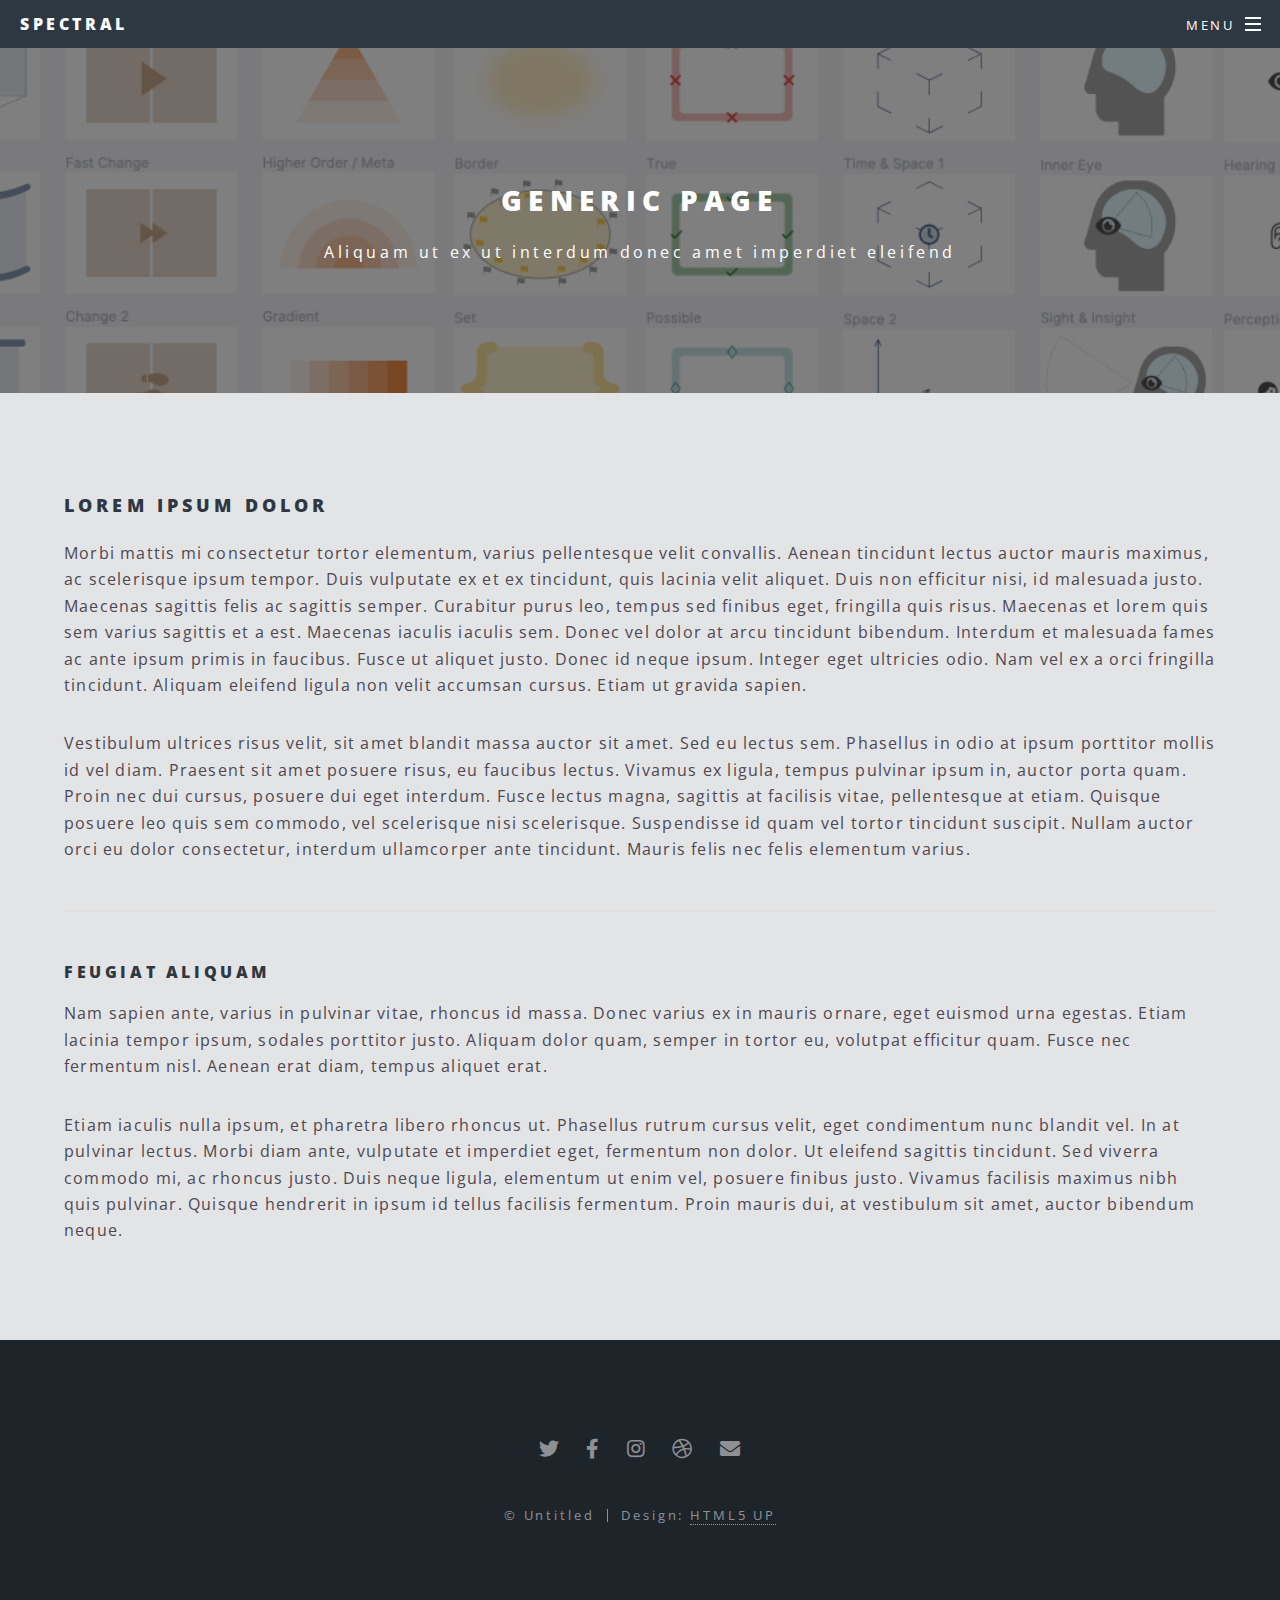
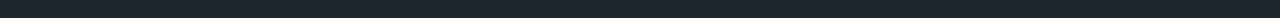
<file: generic.html>
<!DOCTYPE HTML>
<!--
	Spectral by HTML5 UP
	html5up.net | @ajlkn
	Free for personal and commercial use under the CCA 3.0 license (html5up.net/license)
-->
<html>
	<head>
		<title>Generic - Spectral by HTML5 UP</title>
		<meta charset="utf-8" />
		<meta name="viewport" content="width=device-width, initial-scale=1, user-scalable=no" />
		<link rel="stylesheet" href="assets/css/main.css" />
		<noscript><link rel="stylesheet" href="assets/css/noscript.css" /></noscript>
		<!-- Global site tag (gtag.js) - Google Analytics -->
		<script async src="https://www.googletagmanager.com/gtag/js?id=G-1EG9NGVZKZ"></script>
		<script>
			window.dataLayer = window.dataLayer || [];
			function gtag(){dataLayer.push(arguments);}
			gtag('js', new Date());
			gtag('config', 'G-1EG9NGVZKZ');
		</script>
	</head>
	<body class="is-preload">

		<!-- Page Wrapper -->
			<div id="page-wrapper">

				<!-- Header -->
					<header id="header">
						<h1><a href="index.html">Spectral</a></h1>
						<nav id="nav">
							<ul>
								<li class="special">
									<a href="#menu" class="menuToggle"><span>Menu</span></a>
									<div id="menu">
										<ul>
											<li><a href="index.html">Home</a></li>
											<li><a href="generic.html">Generic</a></li>
											<li><a href="elements.html">Elements</a></li>
											<li><a href="#">Sign Up</a></li>
											<li><a href="#">Log In</a></li>
										</ul>
									</div>
								</li>
							</ul>
						</nav>
					</header>

				<!-- Main -->
					<article id="main">
						<header>
							<h2>Generic Page</h2>
							<p>Aliquam ut ex ut interdum donec amet imperdiet eleifend</p>
						</header>
						<section class="wrapper style5">
							<div class="inner">

								<h3>Lorem ipsum dolor</h3>
								<p>Morbi mattis mi consectetur tortor elementum, varius pellentesque velit convallis. Aenean tincidunt lectus auctor mauris maximus, ac scelerisque ipsum tempor. Duis vulputate ex et ex tincidunt, quis lacinia velit aliquet. Duis non efficitur nisi, id malesuada justo. Maecenas sagittis felis ac sagittis semper. Curabitur purus leo, tempus sed finibus eget, fringilla quis risus. Maecenas et lorem quis sem varius sagittis et a est. Maecenas iaculis iaculis sem. Donec vel dolor at arcu tincidunt bibendum. Interdum et malesuada fames ac ante ipsum primis in faucibus. Fusce ut aliquet justo. Donec id neque ipsum. Integer eget ultricies odio. Nam vel ex a orci fringilla tincidunt. Aliquam eleifend ligula non velit accumsan cursus. Etiam ut gravida sapien.</p>

								<p>Vestibulum ultrices risus velit, sit amet blandit massa auctor sit amet. Sed eu lectus sem. Phasellus in odio at ipsum porttitor mollis id vel diam. Praesent sit amet posuere risus, eu faucibus lectus. Vivamus ex ligula, tempus pulvinar ipsum in, auctor porta quam. Proin nec dui cursus, posuere dui eget interdum. Fusce lectus magna, sagittis at facilisis vitae, pellentesque at etiam. Quisque posuere leo quis sem commodo, vel scelerisque nisi scelerisque. Suspendisse id quam vel tortor tincidunt suscipit. Nullam auctor orci eu dolor consectetur, interdum ullamcorper ante tincidunt. Mauris felis nec felis elementum varius.</p>

								<hr />

								<h4>Feugiat aliquam</h4>
								<p>Nam sapien ante, varius in pulvinar vitae, rhoncus id massa. Donec varius ex in mauris ornare, eget euismod urna egestas. Etiam lacinia tempor ipsum, sodales porttitor justo. Aliquam dolor quam, semper in tortor eu, volutpat efficitur quam. Fusce nec fermentum nisl. Aenean erat diam, tempus aliquet erat.</p>

								<p>Etiam iaculis nulla ipsum, et pharetra libero rhoncus ut. Phasellus rutrum cursus velit, eget condimentum nunc blandit vel. In at pulvinar lectus. Morbi diam ante, vulputate et imperdiet eget, fermentum non dolor. Ut eleifend sagittis tincidunt. Sed viverra commodo mi, ac rhoncus justo. Duis neque ligula, elementum ut enim vel, posuere finibus justo. Vivamus facilisis maximus nibh quis pulvinar. Quisque hendrerit in ipsum id tellus facilisis fermentum. Proin mauris dui, at vestibulum sit amet, auctor bibendum neque.</p>

							</div>
						</section>
					</article>

				<!-- Footer -->
					<footer id="footer">
						<ul class="icons">
							<li><a href="#" class="icon brands fa-twitter"><span class="label">Twitter</span></a></li>
							<li><a href="#" class="icon brands fa-facebook-f"><span class="label">Facebook</span></a></li>
							<li><a href="#" class="icon brands fa-instagram"><span class="label">Instagram</span></a></li>
							<li><a href="#" class="icon brands fa-dribbble"><span class="label">Dribbble</span></a></li>
							<li><a href="#" class="icon solid fa-envelope"><span class="label">Email</span></a></li>
						</ul>
						<ul class="copyright">
							<li>&copy; Untitled</li><li>Design: <a href="http://html5up.net">HTML5 UP</a></li>
						</ul>
					</footer>

			</div>

		<!-- Scripts -->
			<script src="assets/js/jquery.min.js"></script>
			<script src="assets/js/jquery.scrollex.min.js"></script>
			<script src="assets/js/jquery.scrolly.min.js"></script>
			<script src="assets/js/browser.min.js"></script>
			<script src="assets/js/breakpoints.min.js"></script>
			<script src="assets/js/util.js"></script>
			<script src="assets/js/main.js"></script>

	</body>
</html>
</file>
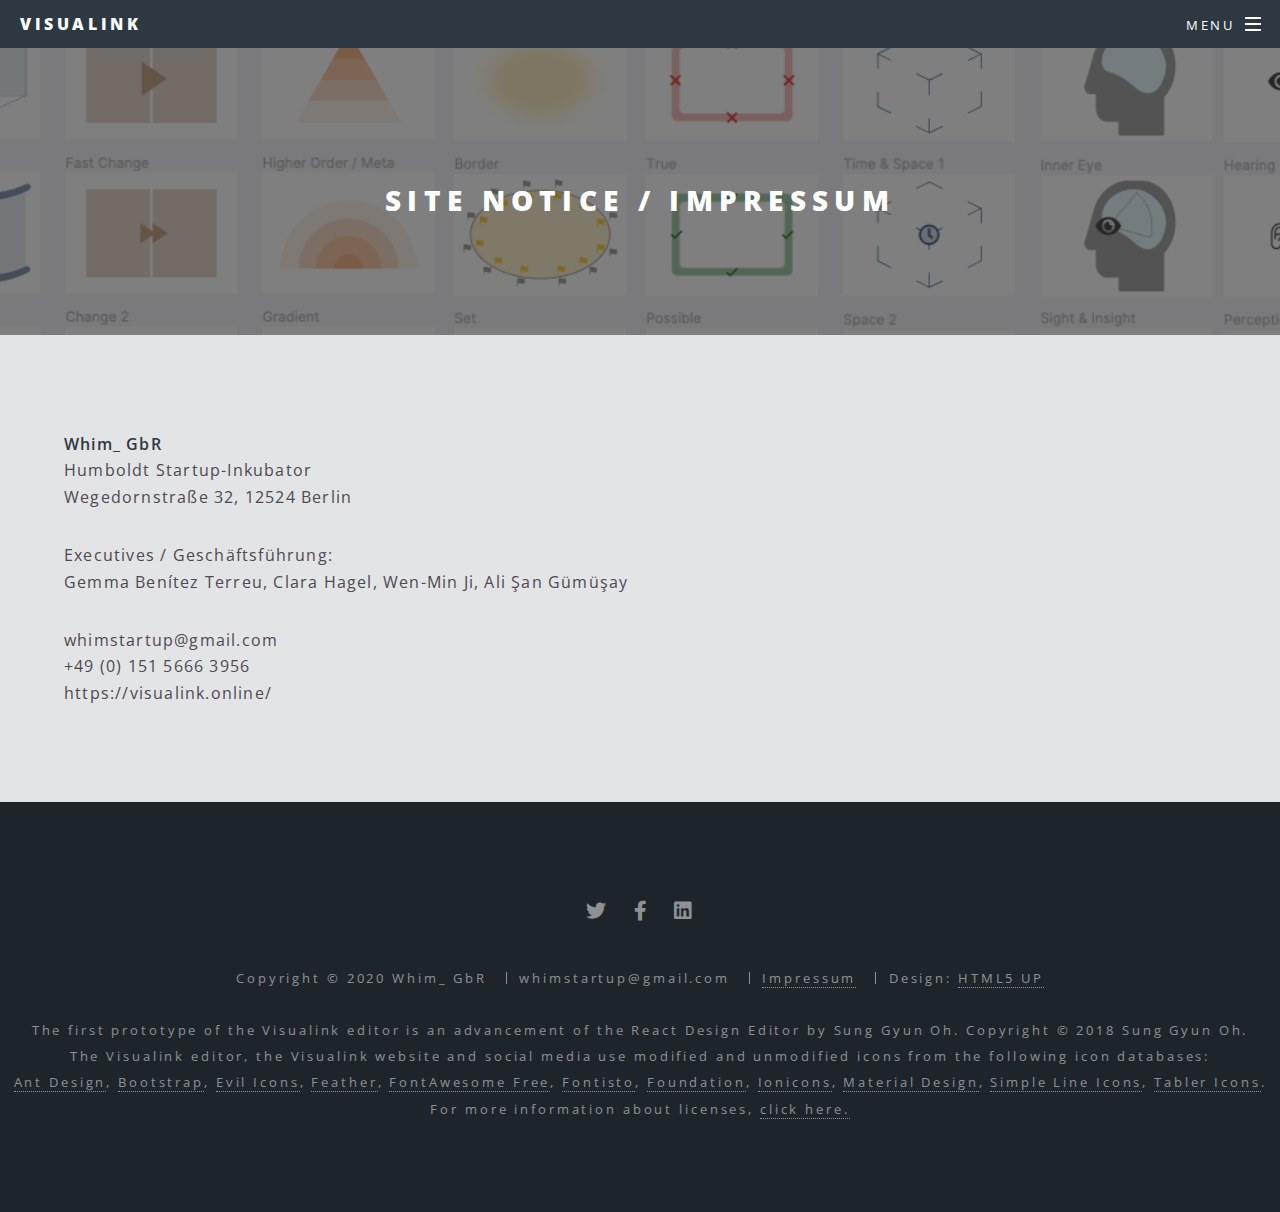
<file: impressum.html>
<!DOCTYPE HTML>
<!--
	Spectral by HTML5 UP
	html5up.net | @ajlkn
	Free for personal and commercial use under the CCA 3.0 license (html5up.net/license)
-->
<html>
	<head>
			
		<title>Visualink - Impressum</title>
		<meta charset="utf-8" />
		<meta name="viewport" content="width=device-width, initial-scale=1, user-scalable=no" />
		<link rel="stylesheet" href="assets/css/main.css" />
		<noscript><link rel="stylesheet" href="assets/css/noscript.css" /></noscript>
		<!-- Global site tag (gtag.js) - Google Analytics -->
		<script async src="https://www.googletagmanager.com/gtag/js?id=G-1EG9NGVZKZ"></script>
		<script>
			window.dataLayer = window.dataLayer || [];
			function gtag(){dataLayer.push(arguments);}
			gtag('js', new Date());
			gtag('config', 'G-1EG9NGVZKZ');
		</script>
	</head>

	<body class="is-preload">
			

		<!-- Page Wrapper -->
			<div id="page-wrapper">

				<!-- Header -->
					<header id="header">
						<h1><a href="index.html">Visualink</a></h1>
						<nav id="nav">
							<ul>
								<li class="special">
									<a href="#menu" class="menuToggle"><span>Menu</span></a>
									<div id="menu">
										<ul>
											<li><a href="index.html">Home</a></li>
											<li><a href="attention.html" target="_blank">Go to Visualink</a></li>
											<li><a href="https://whimstartup.typeform.com/to/QViy1jUH" target="_blank">Become Whim_ Friend</a></li>
											<li><a href="information.html#termsofuse">Terms of Use</a></li>
											<li><a href="information.html#privacypolicy">Privacy Policy</a></li>
											<li><a href="index.html#about">About Us</a></li>
											<li><a href="internship.html">Internship at Whim_</a></li>
											<li><a href="index.html#contact">Contact</a></li>
											<li><a href="impressum.html">Site Notice / Impressum</a></li>
										</ul>
									</div>
								</li>
							</ul>
						</nav>
					</header>

				<!-- Main -->
					<article id="main">
						<header>
							<h2>Site Notice / Impressum</h2>
							
						</header>
						<section class="wrapper style5">
							<div class="inner">

								<p><strong>Whim_ GbR</strong><br>
									Humboldt Startup-Inkubator<br>
									Wegedornstraße 32, 12524 Berlin
								</p>

								<p>Executives / Geschäftsführung:<br>
									Gemma Benítez Terreu, Clara Hagel, Wen-Min Ji, Ali Şan Gümüşay
								</p>

								<p>whimstartup@gmail.com <br>
									+49 (0) 151 5666 3956 <br>
									https://visualink.online/
								</p>

							</div>
						</section>
					</article>

				<!-- Footer -->
					<footer id="footer">
						<ul class="icons">
							<li><a href="https://twitter.com/WVisualink" target="_blank" class="icon brands fa-twitter"><span class="label">Twitter</span></a></li>
							<li><a href="https://www.facebook.com/whimvisualink" target="_blank" class="icon brands fa-facebook-f"><span class="label">Facebook</span></a></li>
							<li><a href="https://www.linkedin.com/company/whim-the-new-era-of-knowledge-communication/" target="_blank" class="icon brands fa-linkedin"><span class="label">LinkedIn</span></a></li>
						</ul>
						<ul class="copyright">
							<li>Copyright &copy; 2020 Whim_ GbR</li>
							<li>whimstartup@gmail.com</li>
							<li><a href="impressum.html">Impressum</a></li>
							<li>Design: <a href="http://html5up.net" target="_blank">HTML5 UP</a></li>
						</ul>
						<p class="copyright">
							The first prototype of the Visualink editor is an advancement of the React Design Editor by Sung Gyun Oh. Copyright © 2018 Sung Gyun Oh.<br>
							The Visualink editor, the Visualink website and social media use modified and unmodified icons from the following icon databases:<br>
							<a href="https://ant.design/components/icon/" target="_blank">Ant Design</a>, <a href="https://icons.getbootstrap.com/" target="_blank">Bootstrap</a>, <a href="https://evil-icons.io/" target="_blank">Evil Icons</a>, <a href="https://feathericons.com/" target="_blank">Feather</a>, <a href="https://github.com/FortAwesome/Font-Awesome/blob/master/LICENSE.txt" target="_blank">FontAwesome Free</a>, <a href="https://fontisto.com/license" target="_blank">Fontisto</a>, <a href="https://github.com/zurb/foundation-icons" target="_blank">Foundation</a>, <a href="https://github.com/ionic-team/ionicons" target="_blank">Ionicons</a>, <a href="https://github.com/google/material-design-icons" target="_blank">Material Design</a>, <a href="https://github.com/thesabbir/simple-line-icons" target="_blank">Simple Line Icons</a>, <a href="https://github.com/tabler/tabler-icons" target="_blank">Tabler Icons</a>.<br> 
							For more information about licenses, <a href="information.html#attributions">click here.</a>
						</p>
						
					</footer>

			</div>

		<!-- Scripts -->
			<script src="assets/js/jquery.min.js"></script>
			<script src="assets/js/jquery.scrollex.min.js"></script>
			<script src="assets/js/jquery.scrolly.min.js"></script>
			<script src="assets/js/browser.min.js"></script>
			<script src="assets/js/breakpoints.min.js"></script>
			<script src="assets/js/util.js"></script>
			<script src="assets/js/main.js"></script>

	</body>
</html>
</file>
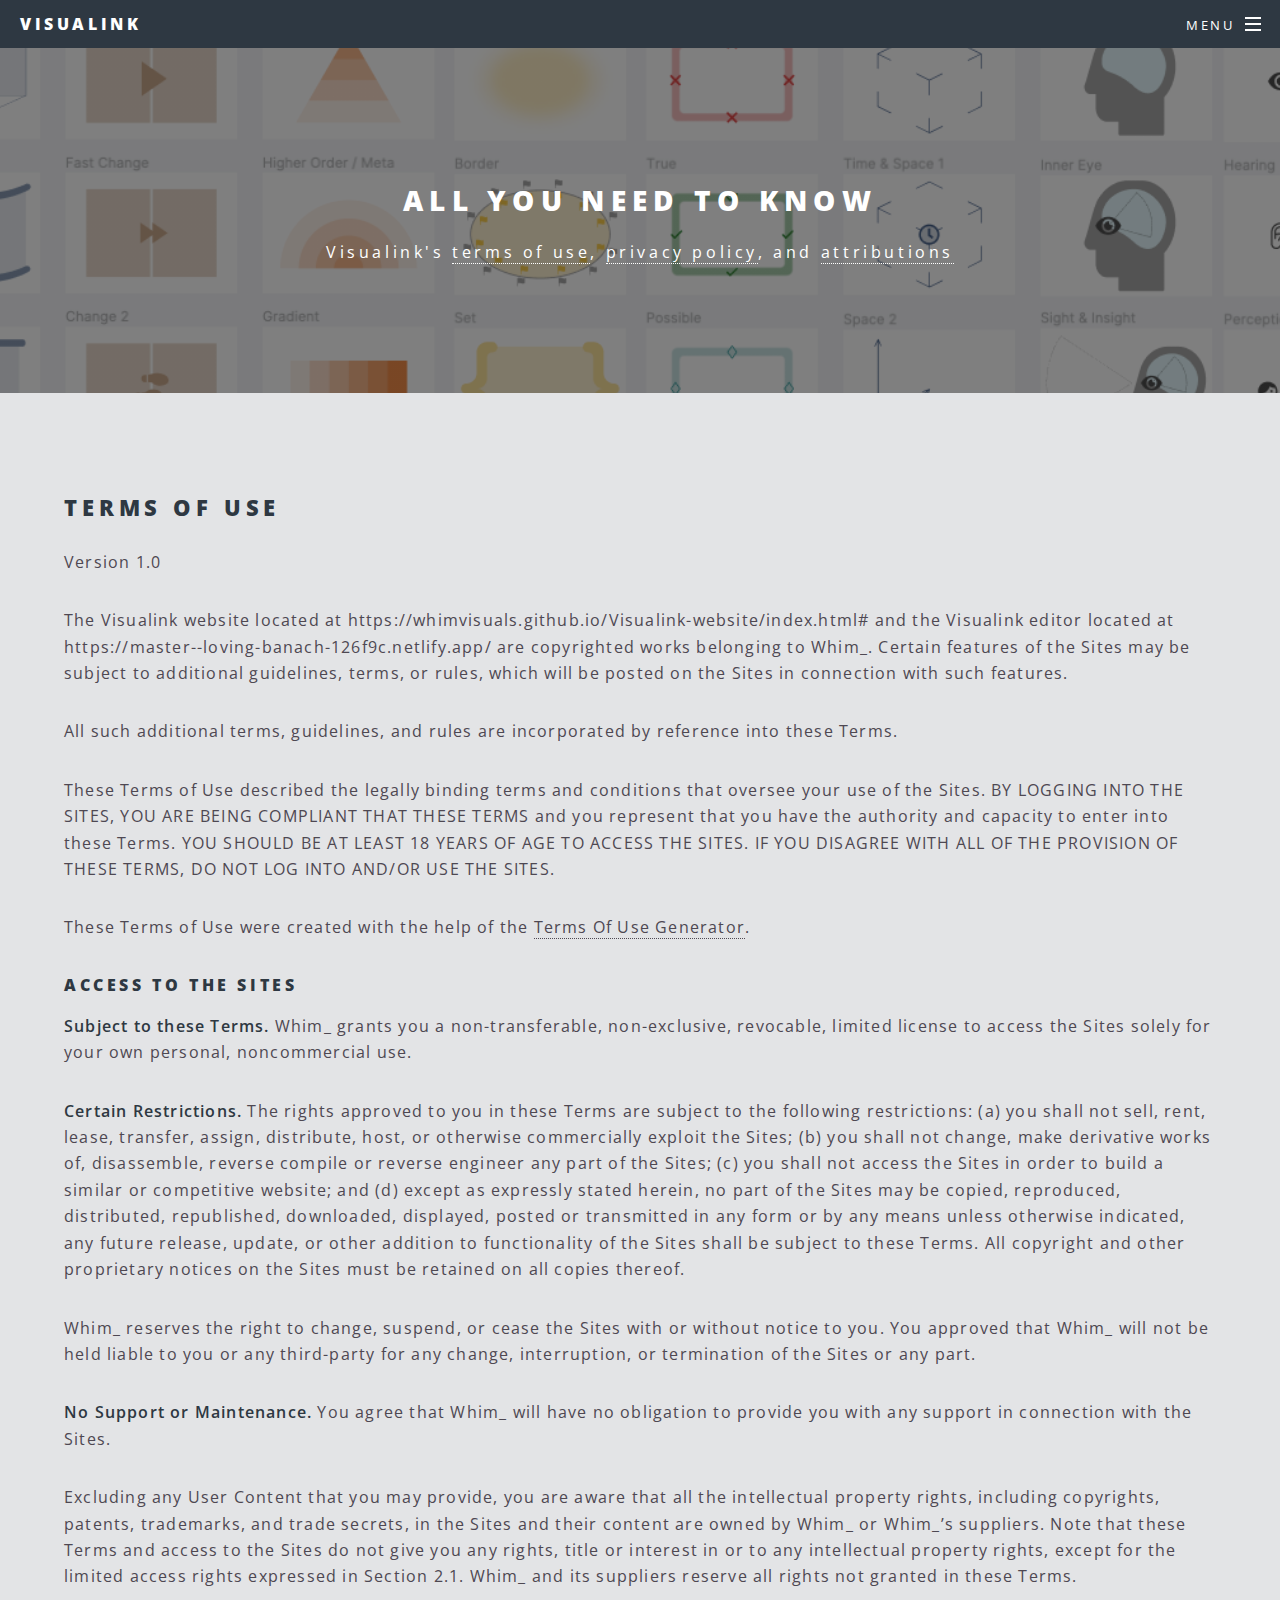
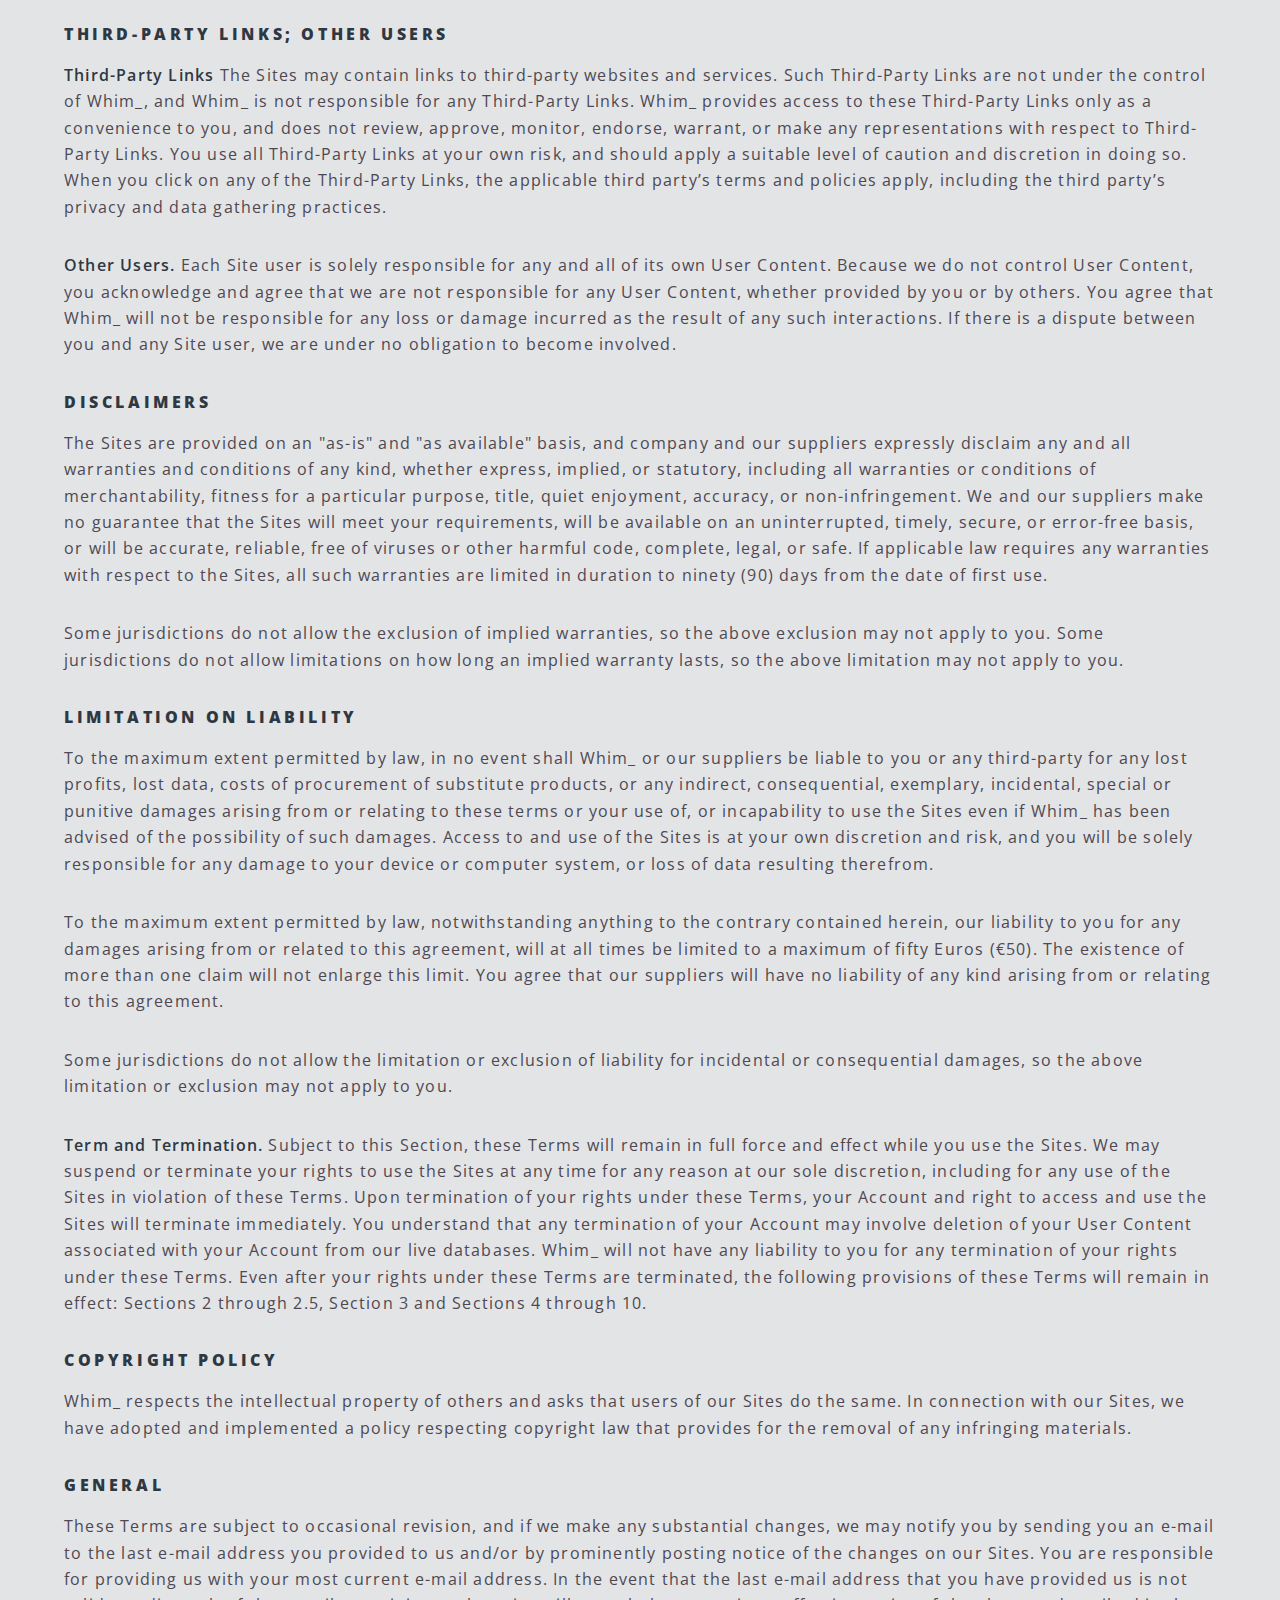
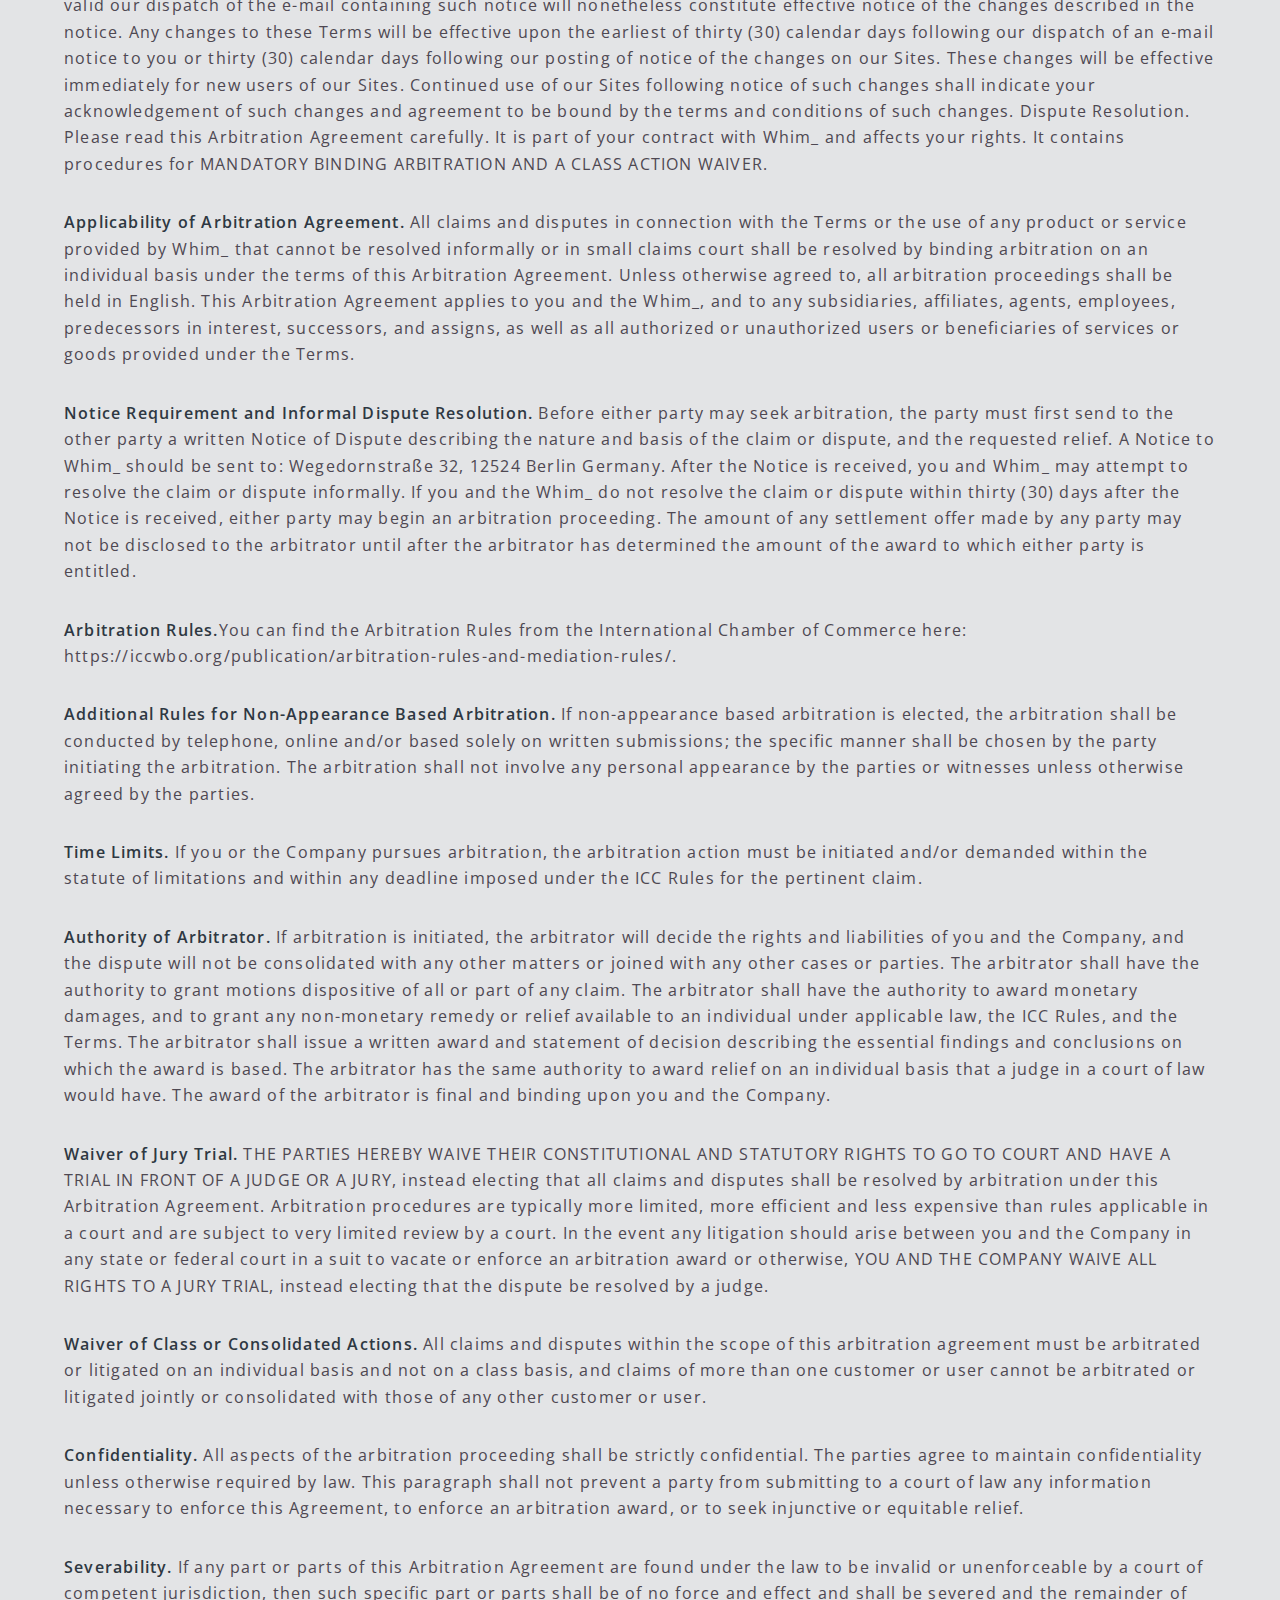
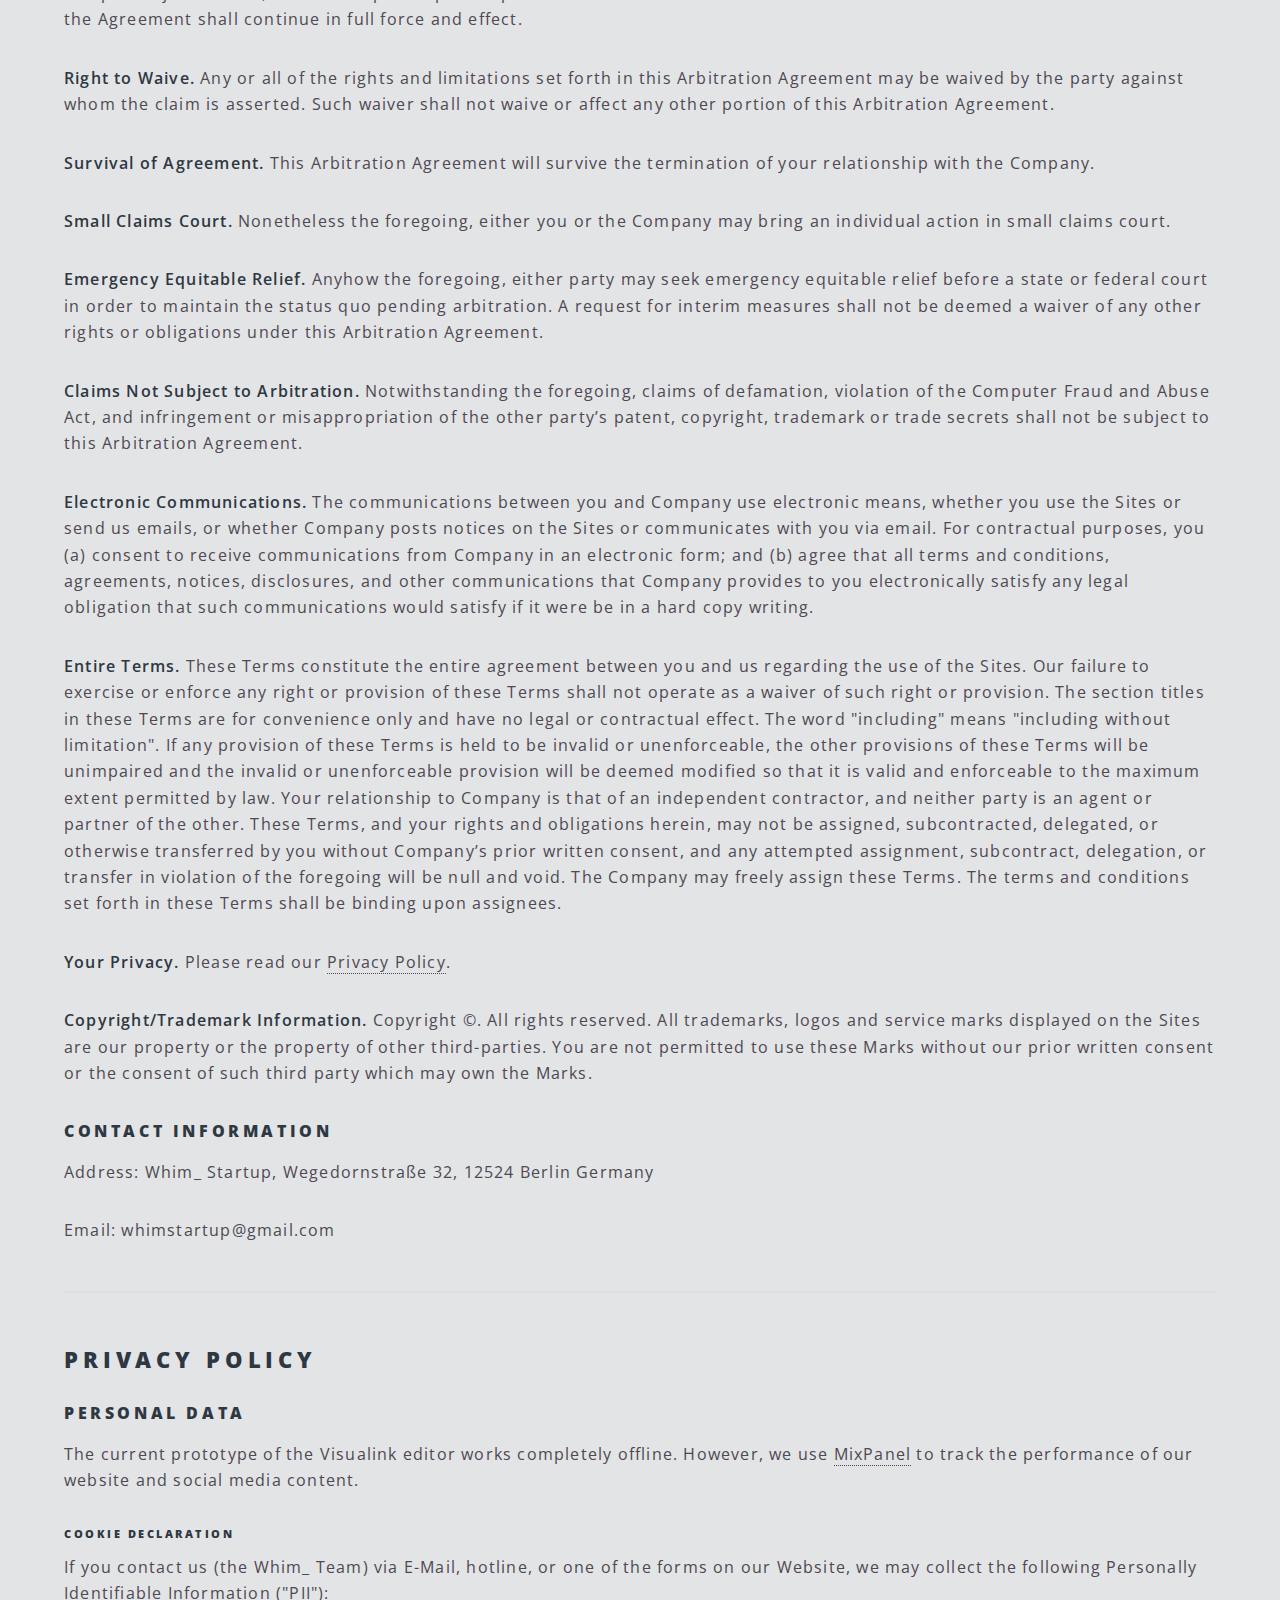
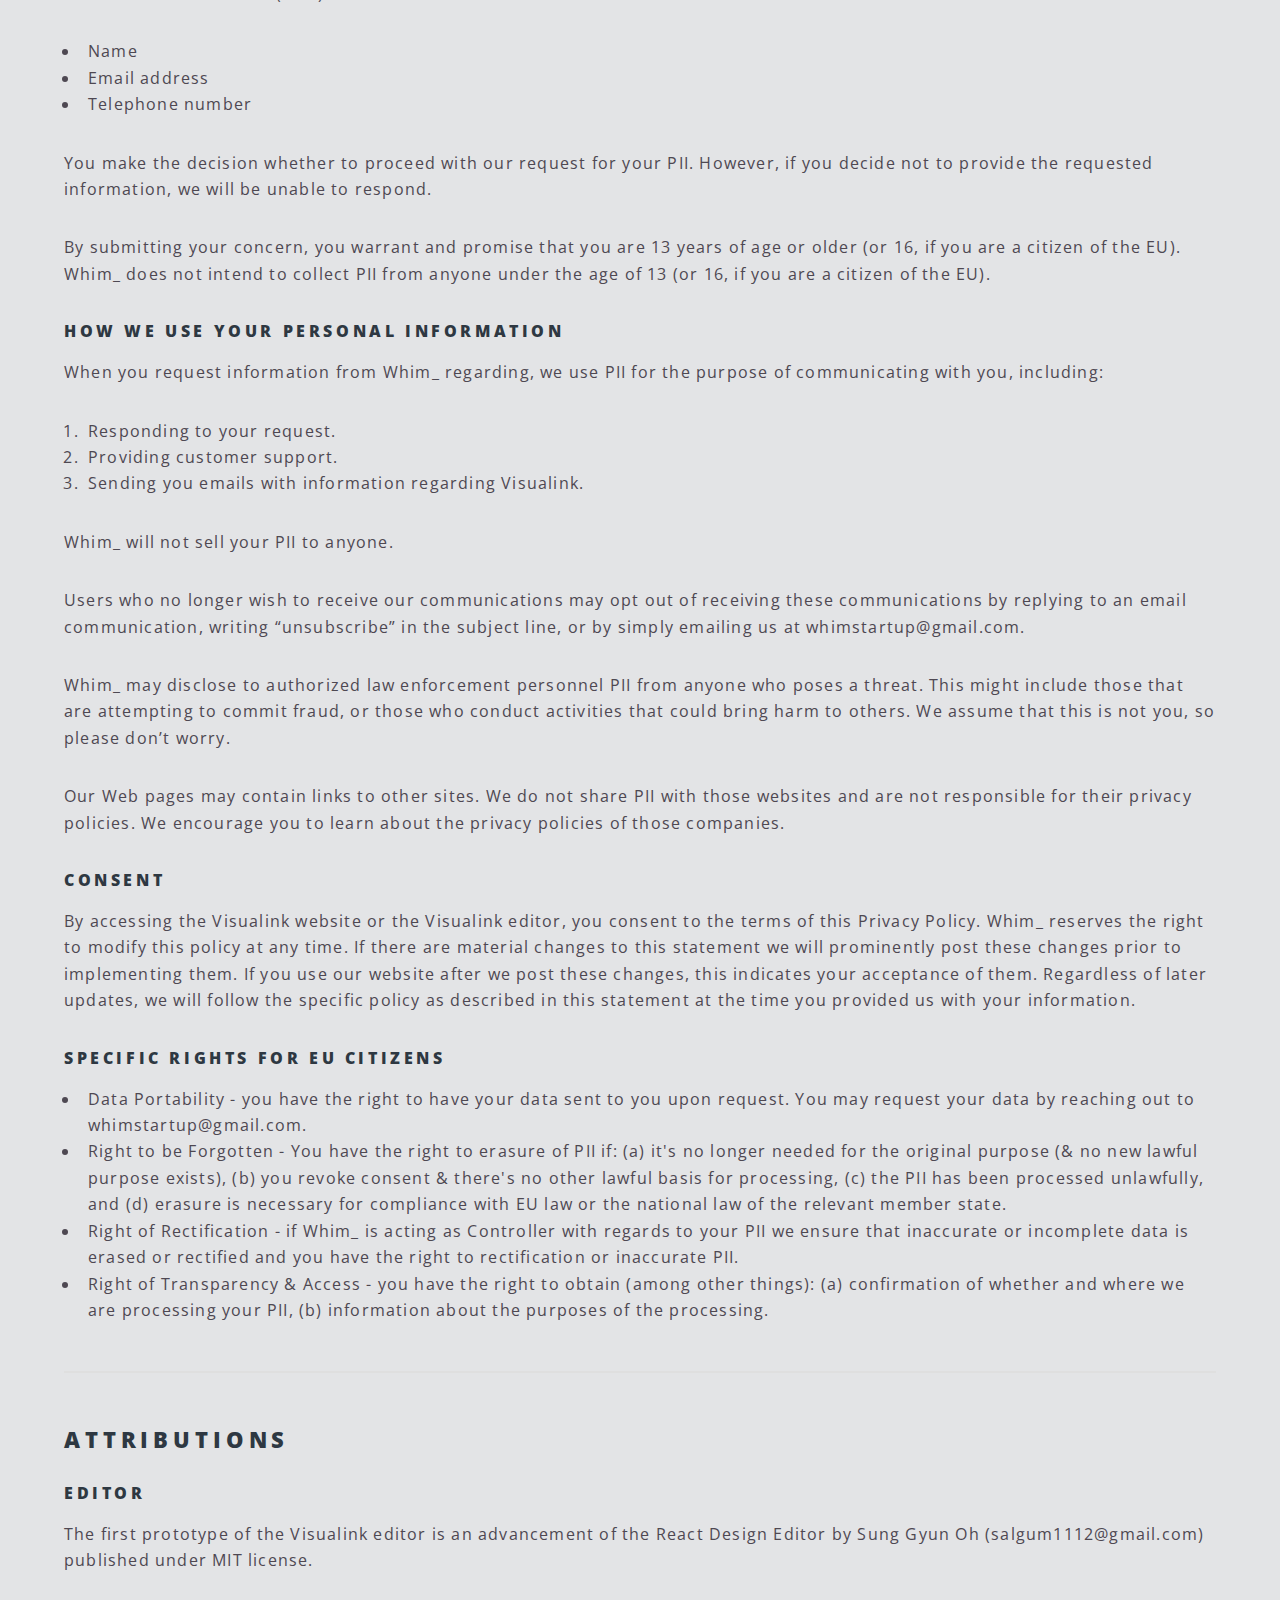
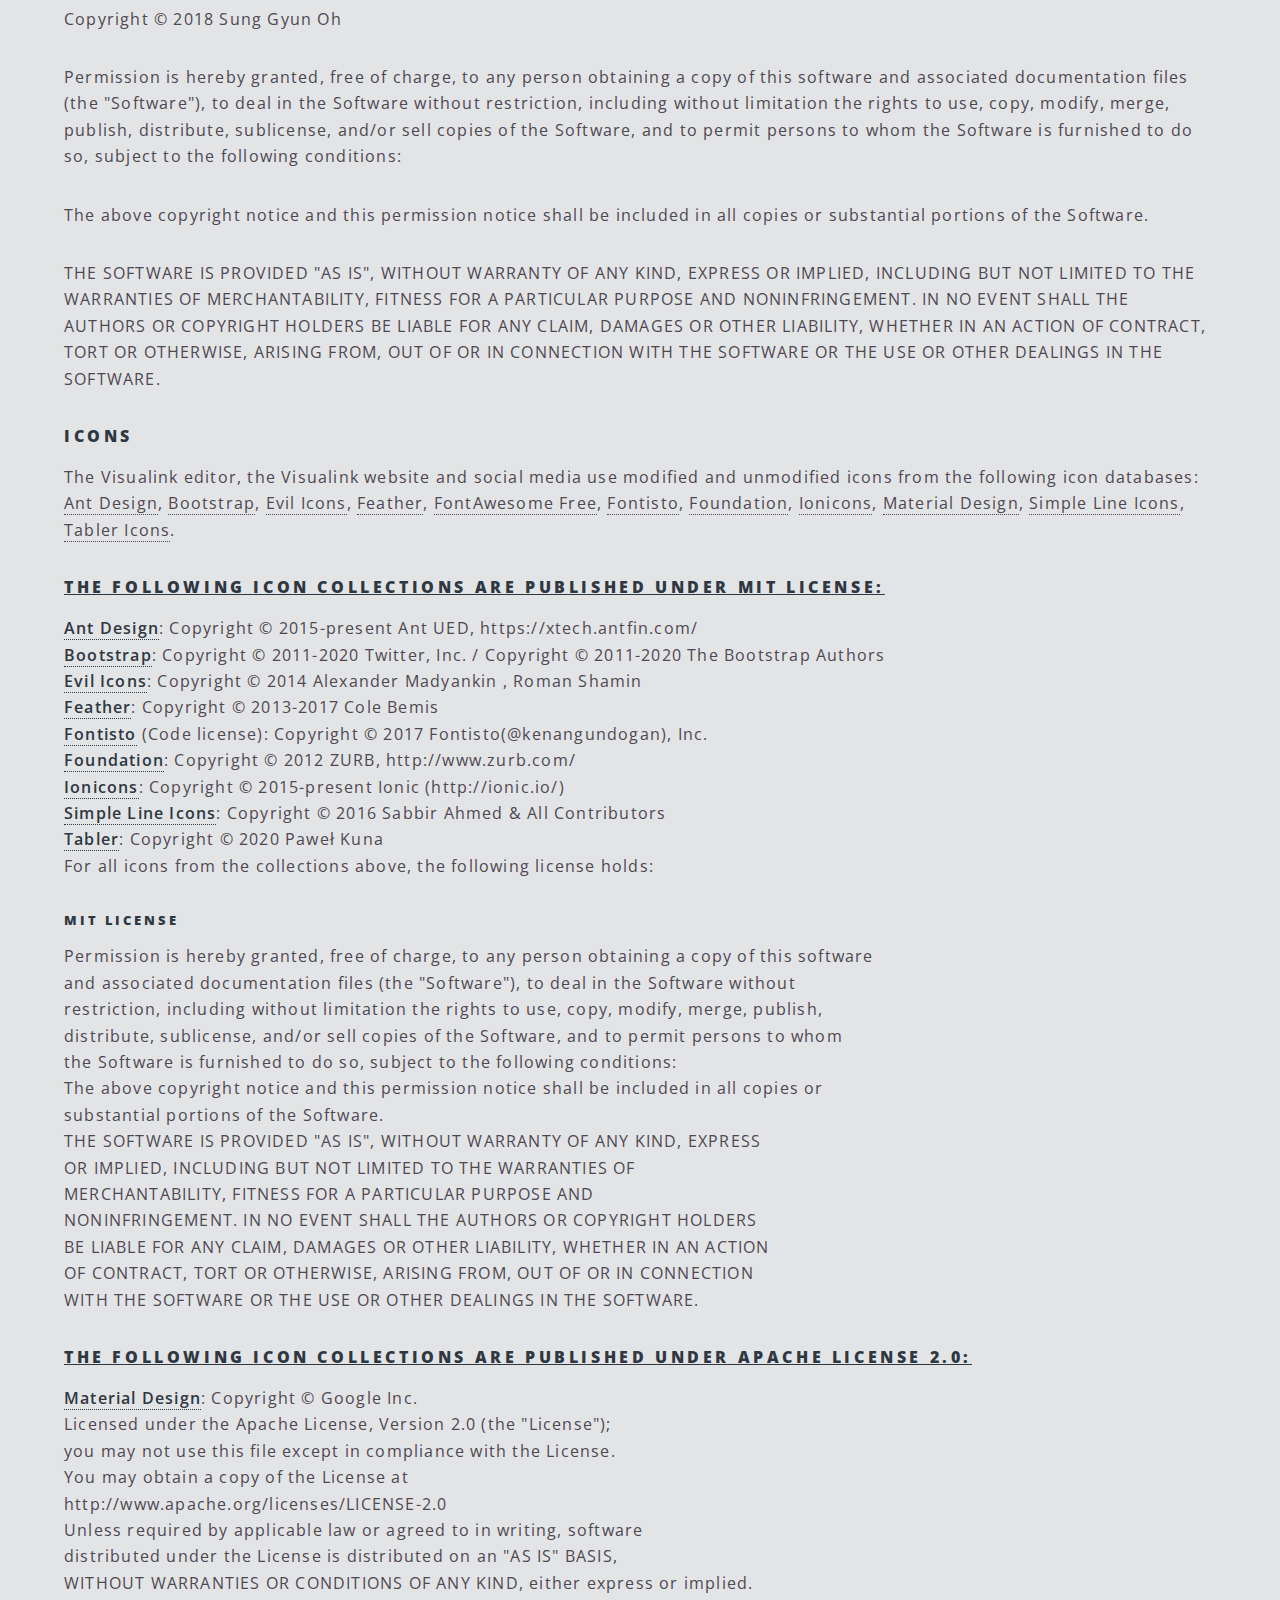
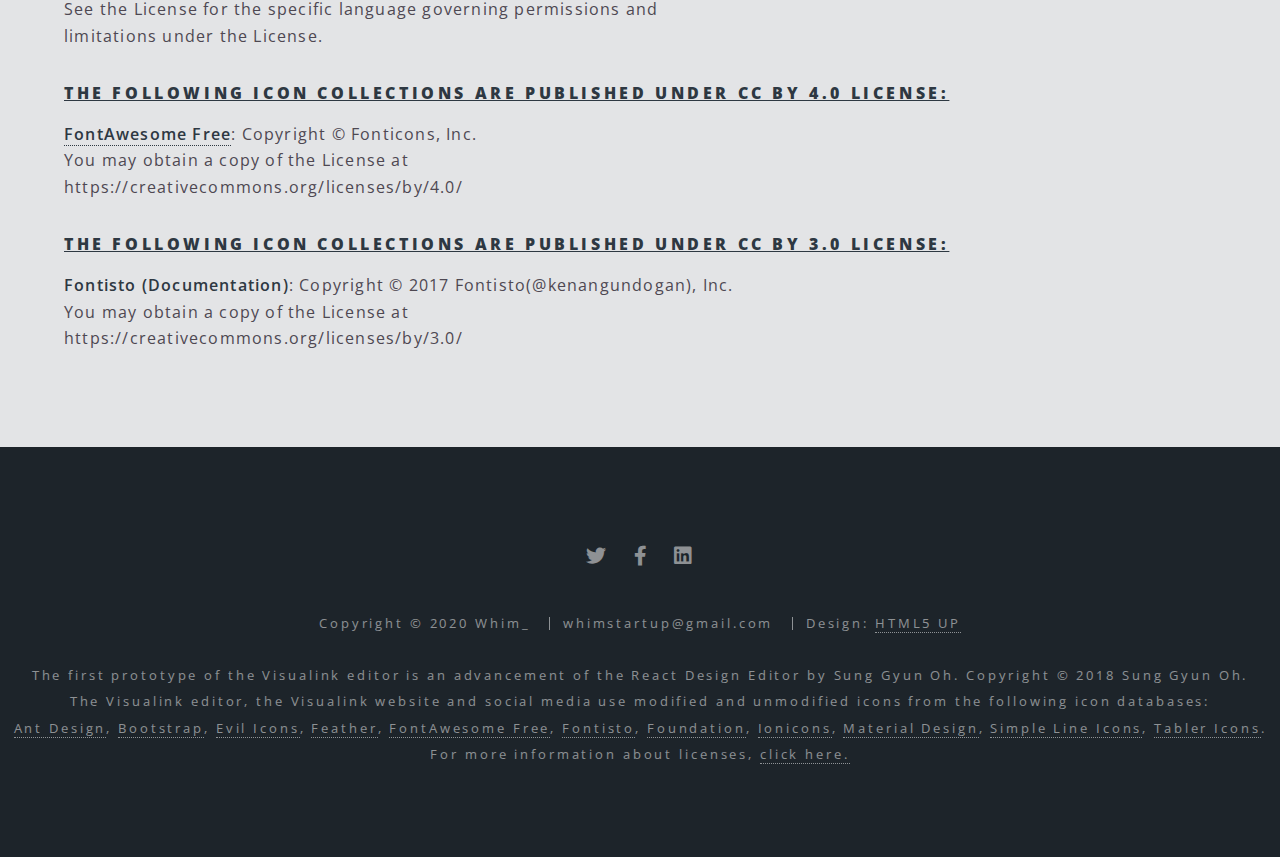
<file: information.html>
<!DOCTYPE HTML>
<!--
	Spectral by HTML5 UP
	html5up.net | @ajlkn
	Free for personal and commercial use under the CCA 3.0 license (html5up.net/license)
-->
<html>
	<head>
		
		<title>Visualink – Information</title>
		<meta charset="utf-8" />
		<meta name="viewport" content="width=device-width, initial-scale=1, user-scalable=no" />
		<link rel="stylesheet" href="assets/css/main.css" />
		<noscript><link rel="stylesheet" href="assets/css/noscript.css" /></noscript>
		<!-- Global site tag (gtag.js) - Google Analytics -->
		<script async src="https://www.googletagmanager.com/gtag/js?id=G-1EG9NGVZKZ"></script>
		<script>
			window.dataLayer = window.dataLayer || [];
			function gtag(){dataLayer.push(arguments);}
			gtag('js', new Date());
			gtag('config', 'G-1EG9NGVZKZ');
		</script>		
	</head>

	<body class="is-preload">
			

		<!-- Page Wrapper -->
			<div id="page-wrapper">

				<!-- Header -->
					<header id="header">
						<h1><a href="index.html">Visualink</a></h1>
						<nav id="nav">
							<ul>
								<li class="special">
									<a href="#menu" class="menuToggle"><span>Menu</span></a>
									<div id="menu">
										<ul>
											<li><a href="index.html">Home</a></li>
											<li><a href="attention.html" target="_blank">Go to Visualink</a></li>
											<li><a href="https://whimstartup.typeform.com/to/QViy1jUH" target="_blank">Become Whim_ Friend</a></li>
											<li><a href="information.html#termsofuse">Terms of Use</a></li>
											<li><a href="information.html#privacypolicy">Privacy Policy</a></li>
											<li><a href="index.html#about">About Us</a></li>
											<li><a href="internship.html">Internship at Whim_</a></li>
											<li><a href="index.html#contact">Contact</a></li>
										</ul>
									</div>
								</li>
							</ul>
						</nav>
					</header>

				<!-- Main -->
					<article id="main">
						<header>
							<h2>All you need to know</h2>
							<p>Visualink's <a href="#termsofuse">terms of use</a>, <a href="#privacypolicy">privacy policy</a>, and <a href="#attributions">attributions</a></p>
						</header>
						<section class="wrapper style5" id="termsofuse">
							<div class="inner">

								<h2>Terms of Use</h2>
								<p>Version 1.0</p>
								<p>The Visualink website located at https://whimvisuals.github.io/Visualink-website/index.html# and the Visualink editor located at https://master--loving-banach-126f9c.netlify.app/ are copyrighted works belonging to Whim_. Certain features of the Sites may be subject to additional guidelines, terms, or rules, which will be posted on the Sites in connection with such features.</p>
								<p>All such additional terms, guidelines, and rules are incorporated by reference into these Terms.</p>
								<p>These Terms of Use described the legally binding terms and conditions that oversee your use of the Sites. BY LOGGING INTO THE SITES, YOU ARE BEING COMPLIANT THAT THESE TERMS and you represent that you have the authority and capacity to enter into these Terms. YOU SHOULD BE AT LEAST 18 YEARS OF AGE TO ACCESS THE SITES. IF YOU DISAGREE WITH ALL OF THE PROVISION OF THESE TERMS, DO NOT LOG INTO AND/OR USE THE SITES.</p>
								<p>These Terms of Use were created with the help of the <a href="https://www.termsofusegenerator.net" target="_blank">Terms Of Use Generator</a>.</p>

								<h4>Access to the sites</h4>
								<p><strong>Subject to these Terms.</strong> Whim_ grants you a non-transferable, non-exclusive, revocable, limited license to access the Sites solely for your own personal, noncommercial use.</p>
								<p><strong>Certain Restrictions.</strong> The rights approved to you in these Terms are subject to the following restrictions: (a) you shall not sell, rent, lease, transfer, assign, distribute, host, or otherwise commercially exploit the Sites; (b) you shall not change, make derivative works of, disassemble, reverse compile or reverse engineer any part of the Sites; (c) you shall not access the Sites in order to build a similar or competitive website; and (d) except as expressly stated herein, no part of the Sites may be copied, reproduced, distributed, republished, downloaded, displayed, posted or transmitted in any form or by any means unless otherwise indicated, any future release, update, or other addition to functionality of the Sites shall be subject to these Terms.  All copyright and other proprietary notices on the Sites must be retained on all copies thereof.</p>
								<p>Whim_ reserves the right to change, suspend, or cease the Sites with or without notice to you.  You approved that Whim_ will not be held liable to you or any third-party for any change, interruption, or termination of the Sites or any part.</p>
								<p><strong>No Support or Maintenance.</strong> You agree that Whim_ will have no obligation to provide you with any support in connection with the Sites.</p>
								<p>Excluding any User Content that you may provide, you are aware that all the intellectual property rights, including copyrights, patents, trademarks, and trade secrets, in the Sites and their content are owned by Whim_ or Whim_’s suppliers. Note that these Terms and access to the Sites do not give you any rights, title or interest in or to any intellectual property rights, except for the limited access rights expressed in Section 2.1. Whim_ and its suppliers reserve all rights not granted in these Terms.</p>

								<h4>Third-Party Links; Other Users</h4>
								<p><strong>Third-Party Links</strong> The Sites may contain links to third-party websites and services. Such Third-Party Links are not under the control of Whim_, and Whim_ is not responsible for any Third-Party Links. Whim_ provides access to these Third-Party Links only as a convenience to you, and does not review, approve, monitor, endorse, warrant, or make any representations with respect to Third-Party Links.  You use all Third-Party Links at your own risk, and should apply a suitable level of caution and discretion in doing so. When you click on any of the Third-Party Links, the applicable third party’s terms and policies apply, including the third party’s privacy and data gathering practices.</p>
								<p><strong>Other Users.</strong> Each Site user is solely responsible for any and all of its own User Content.  Because we do not control User Content, you acknowledge and agree that we are not responsible for any User Content, whether provided by you or by others.  You agree that Whim_ will not be responsible for any loss or damage incurred as the result of any such interactions.  If there is a dispute between you and any Site user, we are under no obligation to become involved.</p>

								<h4>Disclaimers</h4>
								<p>The Sites are provided on an "as-is" and "as available" basis, and company and our suppliers expressly disclaim any and all warranties and conditions of any kind, whether express, implied, or statutory, including all warranties or conditions of merchantability, fitness for a particular purpose, title, quiet enjoyment, accuracy, or non-infringement.  We and our suppliers make no guarantee that the Sites will meet your requirements, will be available on an uninterrupted, timely, secure, or error-free basis, or will be accurate, reliable, free of viruses or other harmful code, complete, legal, or safe. If applicable law requires any warranties with respect to the Sites, all such warranties are limited in duration to ninety (90) days from the date of first use.</p>
								<p>Some jurisdictions do not allow the exclusion of implied warranties, so the above exclusion may not apply to you.  Some jurisdictions do not allow limitations on how long an implied warranty lasts, so the above limitation may not apply to you.</p>

								<h4>Limitation on Liability</h4>
								<p>To the maximum extent permitted by law, in no event shall Whim_ or our suppliers be liable to you or any third-party for any lost profits, lost data, costs of procurement of substitute products, or any indirect, consequential, exemplary, incidental, special or punitive damages arising from or relating to these terms or your use of, or incapability to use the Sites even if Whim_ has been advised of the possibility of such damages.  Access to and use of the Sites is at your own discretion and risk, and you will be solely responsible for any damage to your device or computer system, or loss of data resulting therefrom.</p>
								<p>To the maximum extent permitted by law, notwithstanding anything to the contrary contained herein, our liability to you for any damages arising from or related to this agreement, will at all times be limited to a maximum of fifty Euros (€50). The existence of more than one claim will not enlarge this limit.  You agree that our suppliers will have no liability of any kind arising from or relating to this agreement.</p>
								<p>Some jurisdictions do not allow the limitation or exclusion of liability for incidental or consequential damages, so the above limitation or exclusion may not apply to you.</p>
								<p><strong>Term and Termination.</strong> Subject to this Section, these Terms will remain in full force and effect while you use the Sites.  We may suspend or terminate your rights to use the Sites at any time for any reason at our sole discretion, including for any use of the Sites in violation of these Terms. Upon termination of your rights under these Terms, your Account and right to access and use the Sites will terminate immediately.  You understand that any termination of your Account may involve deletion of your User Content associated with your Account from our live databases. Whim_ will not have any liability to you for any termination of your rights under these Terms.  Even after your rights under these Terms are terminated, the following provisions of these Terms will remain in effect: Sections 2 through 2.5, Section 3 and Sections 4 through 10.</p>

								<h4>Copyright Policy</h4>
								<p>Whim_ respects the intellectual property of others and asks that users of our Sites do the same. In connection with our Sites, we have adopted and implemented a policy respecting copyright law that provides for the removal of any infringing materials.</p>

								<h4>General</h4>
								<p>These Terms are subject to occasional revision, and if we make any substantial changes, we may notify you by sending you an e-mail to the last e-mail address you provided to us and/or by prominently posting notice of the changes on our Sites.  You are responsible for providing us with your most current e-mail address. In the event that the last e-mail address that you have provided us is not valid our dispatch of the e-mail containing such notice will nonetheless constitute effective notice of the changes described in the notice.  Any changes to these Terms will be effective upon the earliest of thirty (30) calendar days following our dispatch of an e-mail notice to you or thirty (30) calendar days following our posting of notice of the changes on our Sites.  These changes will be effective immediately for new users of our Sites.  Continued use of our Sites following notice of such changes shall indicate your acknowledgement of such changes and agreement to be bound by the terms and conditions of such changes.
									Dispute Resolution. Please read this Arbitration Agreement carefully. It is part of your contract with Whim_ and affects your rights.  It contains procedures for MANDATORY BINDING ARBITRATION AND A CLASS ACTION WAIVER.</p>
								<p><strong>Applicability of Arbitration Agreement.</strong> All claims and disputes in connection with the Terms or the use of any product or service provided by Whim_ that cannot be resolved informally or in small claims court shall be resolved by binding arbitration on an individual basis under the terms of this Arbitration Agreement.  Unless otherwise agreed to, all arbitration proceedings shall be held in English. This Arbitration Agreement applies to you and the Whim_, and to any subsidiaries, affiliates, agents, employees, predecessors in interest, successors, and assigns, as well as all authorized or unauthorized users or beneficiaries of services or goods provided under the Terms.</p>
								<p><strong>Notice Requirement and Informal Dispute Resolution.</strong> Before either party may seek arbitration, the party must first send to the other party a written Notice of Dispute describing the nature and basis of the claim or dispute, and the requested relief.  A Notice to Whim_ should be sent to: Wegedornstraße 32, 12524 Berlin Germany. After the Notice is received, you and Whim_ may attempt to resolve the claim or dispute informally.  If you and the Whim_ do not resolve the claim or dispute within thirty (30) days after the Notice is received, either party may begin an arbitration proceeding.  The amount of any settlement offer made by any party may not be disclosed to the arbitrator until after the arbitrator has determined the amount of the award to which either party is entitled.</p>
								<p><strong>Arbitration Rules.</strong>You can find the Arbitration Rules from the International Chamber of Commerce here: https://iccwbo.org/publication/arbitration-rules-and-mediation-rules/.</p>
								<p><strong>Additional Rules for Non-Appearance Based Arbitration.</strong> If non-appearance based arbitration is elected, the arbitration shall be conducted by telephone, online and/or based solely on written submissions; the specific manner shall be chosen by the party initiating the arbitration.  The arbitration shall not involve any personal appearance by the parties or witnesses unless otherwise agreed by the parties.</p>
								<p><strong>Time Limits.</strong> If you or the Company pursues arbitration, the arbitration action must be initiated and/or demanded within the statute of limitations and within any deadline imposed under the ICC Rules for the pertinent claim.</p>
								<p><strong>Authority of Arbitrator.</strong> If arbitration is initiated, the arbitrator will decide the rights and liabilities of you and the Company, and the dispute will not be consolidated with any other matters or joined with any other cases or parties.  The arbitrator shall have the authority to grant motions dispositive of all or part of any claim.  The arbitrator shall have the authority to award monetary damages, and to grant any non-monetary remedy or relief available to an individual under applicable law, the ICC Rules, and the Terms.  The arbitrator shall issue a written award and statement of decision describing the essential findings and conclusions on which the award is based.  The arbitrator has the same authority to award relief on an individual basis that a judge in a court of law would have.  The award of the arbitrator is final and binding upon you and the Company.</p>
								<p><strong>Waiver of Jury Trial.</strong> THE PARTIES HEREBY WAIVE THEIR CONSTITUTIONAL AND STATUTORY RIGHTS TO GO TO COURT AND HAVE A TRIAL IN FRONT OF A JUDGE OR A JURY, instead electing that all claims and disputes shall be resolved by arbitration under this Arbitration Agreement.  Arbitration procedures are typically more limited, more efficient and less expensive than rules applicable in a court and are subject to very limited review by a court.  In the event any litigation should arise between you and the Company in any state or federal court in a suit to vacate or enforce an arbitration award or otherwise, YOU AND THE COMPANY WAIVE ALL RIGHTS TO A JURY TRIAL, instead electing that the dispute be resolved by a judge.</p>
								<p><strong>Waiver of Class or Consolidated Actions.</strong> All claims and disputes within the scope of this arbitration agreement must be arbitrated or litigated on an individual basis and not on a class basis, and claims of more than one customer or user cannot be arbitrated or litigated jointly or consolidated with those of any other customer or user.</p>
								<p><strong>Confidentiality.</strong> All aspects of the arbitration proceeding shall be strictly confidential.  The parties agree to maintain confidentiality unless otherwise required by law.  This paragraph shall not prevent a party from submitting to a court of law any information necessary to enforce this Agreement, to enforce an arbitration award, or to seek injunctive or equitable relief.</p>
								<p><strong>Severability.</strong> If any part or parts of this Arbitration Agreement are found under the law to be invalid or unenforceable by a court of competent jurisdiction, then such specific part or parts shall be of no force and effect and shall be severed and the remainder of the Agreement shall continue in full force and effect.</p>
								<p><strong>Right to Waive.</strong> Any or all of the rights and limitations set forth in this Arbitration Agreement may be waived by the party against whom the claim is asserted.  Such waiver shall not waive or affect any other portion of this Arbitration Agreement.</p>
								<p><strong>Survival of Agreement.</strong> This Arbitration Agreement will survive the termination of your relationship with the Company.</p>
								<p><strong>Small Claims Court.</strong> Nonetheless the foregoing, either you or the Company may bring an individual action in small claims court.</p>
								<p><strong>Emergency Equitable Relief.</strong> Anyhow the foregoing, either party may seek emergency equitable relief before a state or federal court in order to maintain the status quo pending arbitration.  A request for interim measures shall not be deemed a waiver of any other rights or obligations under this Arbitration Agreement.</p>
								<p><strong>Claims Not Subject to Arbitration.</strong> Notwithstanding the foregoing, claims of defamation, violation of the Computer Fraud and Abuse Act, and infringement or misappropriation of the other party’s patent, copyright, trademark or trade secrets shall not be subject to this Arbitration Agreement.</p>
								<p><strong>Electronic Communications.</strong> The communications between you and Company use electronic means, whether you use the Sites or send us emails, or whether Company posts notices on the Sites or communicates with you via email. For contractual purposes, you (a) consent to receive communications from Company in an electronic form; and (b) agree that all terms and conditions, agreements, notices, disclosures, and other communications that Company provides to you electronically satisfy any legal obligation that such communications would satisfy if it were be in a hard copy writing.</p>
								<p><strong>Entire Terms.</strong> These Terms constitute the entire agreement between you and us regarding the use of the Sites. Our failure to exercise or enforce any right or provision of these Terms shall not operate as a waiver of such right or provision. The section titles in these Terms are for convenience only and have no legal or contractual effect. The word "including" means "including without limitation". If any provision of these Terms is held to be invalid or unenforceable, the other provisions of these Terms will be unimpaired and the invalid or unenforceable provision will be deemed modified so that it is valid and enforceable to the maximum extent permitted by law.  Your relationship to Company is that of an independent contractor, and neither party is an agent or partner of the other.  These Terms, and your rights and obligations herein, may not be assigned, subcontracted, delegated, or otherwise transferred by you without Company’s prior written consent, and any attempted assignment, subcontract, delegation, or transfer in violation of the foregoing will be null and void. The Company may freely assign these Terms.  The terms and conditions set forth in these Terms shall be binding upon assignees.</p>
								<p><strong>Your Privacy.</strong> Please read our <a href="#privacypolicy">Privacy Policy</a>.</p>
								<p><strong>Copyright/Trademark Information.</strong> Copyright ©. All rights reserved.  All trademarks, logos and service marks displayed on the Sites are our property or the property of other third-parties. You are not permitted to use these Marks without our prior written consent or the consent of such third party which may own the Marks.</p>
								
								<h4>Contact Information</h4>
								<p>Address: Whim_ Startup, Wegedornstraße 32, 12524 Berlin Germany</p>
								<p>Email: whimstartup@gmail.com</p>



								<hr id="privacypolicy">

								<h2>Privacy policy</h2>
								<h4>Personal data</h4>
								<p>The current prototype of the Visualink editor works completely offline. However, we use <a href="mixpanel.com">MixPanel</a> to track the performance of our website and social media content.</p>
								<h6>Cookie Declaration</h6>
								<script id="CookieDeclaration" src="https://consent.cookiebot.com/4691fc41-a960-4740-a39e-f992ad96d144/cd.js" type="text/javascript" async></script>
								<p>If you contact us (the Whim_ Team) via E-Mail, hotline, or one of the forms on our Website, we may collect the following Personally Identifiable Information ("PII"):</p>
								<ul>
									<li>Name</li>
									<li>Email address</li>
									<li>Telephone number</li>
								</ul>
								<p>You make the decision whether to proceed with our request for your PII. However, if you decide not to provide the requested information, we will be unable to respond.</p>
								<p>By submitting your concern, you warrant and promise that you are 13 years of age or older (or 16, if you are a citizen of the EU). Whim_ does not intend to collect PII from anyone under the age of 13 (or 16, if you are a citizen of the EU).</p>
								<h4>How we use your personal information</h4>
								<p>When you request information from Whim_ regarding, we use PII for the purpose of communicating with you, including:</p>
								<ol>
									<li>Responding to your request.</li>
									<li>Providing customer support.</li>
									<li>Sending you emails with information regarding Visualink.</li>
								</ol>
								<p>Whim_ will not sell your PII to anyone.</p>
								<p>Users who no longer wish to receive our communications may opt out of receiving these communications by replying to an email communication, writing “unsubscribe” in the subject line, or by simply emailing us at whimstartup@gmail.com.</p>
								<p>Whim_ may disclose to authorized law enforcement personnel PII from anyone who poses a threat. This might include those that are attempting to commit fraud, or those who conduct activities that could bring harm to others. We assume that this is not you, so please don’t worry.</p>
								<p>Our Web pages may contain links to other sites. We do not share PII with those websites and are not responsible for their privacy policies. We encourage you to learn about the privacy policies of those companies.</p>

								<h4>Consent</h4>
								<p>By accessing the Visualink website or the Visualink editor, you consent to the terms of this Privacy Policy. Whim_ reserves the right to modify this policy at any time. If there are material changes to this statement we will prominently post these changes prior to implementing them. If you use our website after we post these changes, this indicates your acceptance of them. Regardless of later updates, we will follow the specific policy as described in this statement at the time you provided us with your information.</p>

								<h4>Specific Rights for EU citizens</h4>
								<ul>
									<li>
										Data Portability - you have the right to have your data sent to you upon request. You may request your data by reaching out to whimstartup@gmail.com.
									</li>
									<li>
										Right to be Forgotten - You have the right to erasure of PII if: (a) it's no longer needed for the original purpose (& no new lawful purpose exists), (b) you revoke consent & there's no other lawful basis for processing, (c) the PII has been processed unlawfully, and (d) erasure is necessary for compliance with EU law or the national law of the relevant member state.
									</li>
									<li>
										Right of Rectification - if Whim_ is acting as Controller with regards to your PII we ensure that inaccurate or incomplete data is erased or rectified and you have the right to rectification or inaccurate PII.
									</li>
									<li>
										Right of Transparency & Access - you have the right to obtain (among other things): (a) confirmation of whether and where we are processing your PII, (b) information about the purposes of the processing.
									</li>
								</ul>

								<hr id="attributions">

								<h2>Attributions</h2>

								<h4>Editor</h4>
								<p>The first prototype of the Visualink editor is an advancement of the React Design Editor by Sung Gyun Oh (salgum1112@gmail.com) published under MIT license.</p>
								<p>Copyright © 2018 Sung Gyun Oh</p>
								<p>Permission is hereby granted, free of charge, to any person obtaining a copy of this software and associated documentation files (the "Software"), to deal in the Software without restriction, including without limitation the rights to use, copy, modify, merge, publish, distribute, sublicense, and/or sell copies of the Software, and to permit persons to whom the Software is furnished to do so, subject to the following conditions:</p>
								<p>The above copyright notice and this permission notice shall be included in all copies or substantial portions of the Software.</p>
								<p>THE SOFTWARE IS PROVIDED "AS IS", WITHOUT WARRANTY OF ANY KIND, EXPRESS OR IMPLIED, INCLUDING BUT NOT LIMITED TO THE WARRANTIES OF MERCHANTABILITY, FITNESS FOR A PARTICULAR PURPOSE AND NONINFRINGEMENT. IN NO EVENT SHALL THE AUTHORS OR COPYRIGHT HOLDERS BE LIABLE FOR ANY CLAIM, DAMAGES OR OTHER LIABILITY, WHETHER IN AN ACTION OF CONTRACT, TORT OR OTHERWISE, ARISING FROM, OUT OF OR IN CONNECTION WITH THE SOFTWARE OR THE USE OR OTHER DEALINGS IN THE SOFTWARE.</p>

								<h4>Icons</h4>
								<p>The Visualink editor, the Visualink website and social media use modified and unmodified icons from the following icon databases:<br>
									<a href="https://ant.design/components/icon/" target="_blank">Ant Design</a>, <a href="https://icons.getbootstrap.com/" target="_blank">Bootstrap</a>, <a href="https://evil-icons.io/" target="_blank">Evil Icons</a>, <a href="https://feathericons.com/" target="_blank">Feather</a>, <a href="https://github.com/FortAwesome/Font-Awesome/blob/master/LICENSE.txt" target="_blank">FontAwesome Free</a>, <a href="https://fontisto.com/license" target="_blank">Fontisto</a>, <a href="https://github.com/zurb/foundation-icons" target="_blank">Foundation</a>, <a href="https://github.com/ionic-team/ionicons" target="_blank">Ionicons</a>, <a href="https://github.com/google/material-design-icons" target="_blank">Material Design</a>, <a href="https://github.com/thesabbir/simple-line-icons" target="_blank">Simple Line Icons</a>, <a href="https://github.com/tabler/tabler-icons" target="_blank">Tabler Icons</a>.
								</p>
								
								<h4><u>The following icon collections are published under MIT License:</u></h4>
								<p>
									<strong><a href="https://ant.design/components/icon/">Ant Design</a></strong>: Copyright © 2015-present Ant UED, https://xtech.antfin.com/<br>
									<strong><a href="https://icons.getbootstrap.com/">Bootstrap</a></strong>: Copyright © 2011-2020 Twitter, Inc. / Copyright © 2011-2020 The Bootstrap Authors<br>
									<strong><a href="https://evil-icons.io/">Evil Icons</a></strong>: Copyright © 2014 Alexander Madyankin <alexander@madyankin.name>, Roman Shamin<br>
									<strong><a href="https://feathericons.com/">Feather</a></strong>: Copyright © 2013-2017 Cole Bemis<br>
									<strong><a href="https://fontisto.com/license">Fontisto</a></strong> (Code license): Copyright © 2017 Fontisto(@kenangundogan), Inc.<br>
									<strong><a href="https://github.com/zurb/foundation-icons">Foundation</a></strong>: Copyright © 2012 ZURB, http://www.zurb.com/<br>
									<strong><a href="https://github.com/ionic-team/ionicons">Ionicons</a></strong>: Copyright © 2015-present Ionic (http://ionic.io/)<br>
									<strong><a href="https://github.com/thesabbir/simple-line-icons">Simple Line Icons</a></strong>: Copyright © 2016 Sabbir Ahmed & All Contributors<br>
									<strong><a href="https://github.com/tabler/tabler-icons">Tabler</a></strong>: Copyright © 2020 Paweł Kuna<br>
									For all icons from the collections above, the following license holds:
								</p>
								<h5>MIT license</h5>
								<p>
									Permission is hereby granted, free of charge, to any person obtaining a copy of this software<br> 
									and associated documentation files (the "Software"), to deal in the Software without<br> 
									restriction, including without limitation the rights to use, copy, modify, merge, publish,<br> 
									distribute, sublicense, and/or sell copies of the Software, and to permit persons to whom<br> 
									the Software is furnished to do so, subject to the following conditions:<br>
									The above copyright notice and this permission notice shall be included in all copies or<br>
									substantial portions of the Software.<br>
									THE SOFTWARE IS PROVIDED "AS IS", WITHOUT WARRANTY OF ANY KIND, EXPRESS<br>
									OR IMPLIED, INCLUDING BUT NOT LIMITED TO THE WARRANTIES OF<br>
									MERCHANTABILITY, FITNESS FOR A PARTICULAR PURPOSE AND<br>
									NONINFRINGEMENT. IN NO EVENT SHALL THE AUTHORS OR COPYRIGHT HOLDERS<br>
									BE LIABLE FOR ANY CLAIM, DAMAGES OR OTHER LIABILITY, WHETHER IN AN ACTION<br>
									OF CONTRACT, TORT OR OTHERWISE, ARISING FROM, OUT OF OR IN CONNECTION<br>
									WITH THE SOFTWARE OR THE USE OR OTHER DEALINGS IN THE SOFTWARE.
								</p>
								<h4><u>The following icon collections are published under Apache License 2.0:</u></h4>
								<p>
									<strong><a href="https://github.com/google/material-design-icons">Material Design</a></strong>: Copyright © Google Inc.<br>
									Licensed under the Apache License, Version 2.0 (the "License");<br>
									you may not use this file except in compliance with the License.<br>
									You may obtain a copy of the License at<br>
									http://www.apache.org/licenses/LICENSE-2.0<br>
									Unless required by applicable law or agreed to in writing, software<br>
									distributed under the License is distributed on an "AS IS" BASIS,<br>
									WITHOUT WARRANTIES OR CONDITIONS OF ANY KIND, either express or implied.<br>
									See the License for the specific language governing permissions and<br>
									limitations under the License.
								</p>
								<h4><u>The following icon collections are published under CC BY 4.0 License:</u></h4>
								<p>
									<strong><a href="https://fontawesome.com/license">FontAwesome Free</a></strong>: Copyright © Fonticons, Inc.<br>
									You may obtain a copy of the License at<br>
									https://creativecommons.org/licenses/by/4.0/
								</p>
								<h4><u>The following icon collections are published under CC BY 3.0 License:</u></h4>
								<p>
									<strong>Fontisto (Documentation)</strong>: Copyright © 2017 Fontisto(@kenangundogan), Inc.<br>
									You may obtain a copy of the License at<br>
									https://creativecommons.org/licenses/by/3.0/
								</p>
							</div>
						</section>
					</article>

				<!-- Footer -->
				<footer id="footer">
					<ul class="icons">
						<li><a href="https://twitter.com/WVisualink" target="_blank" class="icon brands fa-twitter"><span class="label">Twitter</span></a></li>
						<li><a href="https://www.facebook.com/whimvisualink" target="_blank" class="icon brands fa-facebook-f"><span class="label">Facebook</span></a></li>
						<li><a href="https://www.linkedin.com/company/whim-the-new-era-of-knowledge-communication/" target="_blank" class="icon brands fa-linkedin"><span class="label">LinkedIn</span></a></li>
					</ul>
					<ul class="copyright">
						<li>Copyright &copy; 2020 Whim_ </li>
						<li>whimstartup@gmail.com</li>
						<li>Design: <a href="http://html5up.net">HTML5 UP</a></li>
					</ul>
					<p class="copyright">
						The first prototype of the Visualink editor is an advancement of the React Design Editor by Sung Gyun Oh. Copyright © 2018 Sung Gyun Oh.<br>
						The Visualink editor, the Visualink website and social media use modified and unmodified icons from the following icon databases:<br>
						<a href="https://ant.design/components/icon/" target="_blank">Ant Design</a>, <a href="https://icons.getbootstrap.com/" target="_blank">Bootstrap</a>, <a href="https://evil-icons.io/" target="_blank">Evil Icons</a>, <a href="https://feathericons.com/" target="_blank">Feather</a>, <a href="https://github.com/FortAwesome/Font-Awesome/blob/master/LICENSE.txt" target="_blank">FontAwesome Free</a>, <a href="https://fontisto.com/license" target="_blank">Fontisto</a>, <a href="https://github.com/zurb/foundation-icons" target="_blank">Foundation</a>, <a href="https://github.com/ionic-team/ionicons" target="_blank">Ionicons</a>, <a href="https://github.com/google/material-design-icons" target="_blank">Material Design</a>, <a href="https://github.com/thesabbir/simple-line-icons" target="_blank">Simple Line Icons</a>, <a href="https://github.com/tabler/tabler-icons" target="_blank">Tabler Icons</a>.<br> 
						For more information about licenses, <a href="information.html#attributions">click here.</a>
					</p>
				</footer>

			</div>

		<!-- Scripts -->
			<script src="assets/js/jquery.min.js"></script>
			<script src="assets/js/jquery.scrollex.min.js"></script>
			<script src="assets/js/jquery.scrolly.min.js"></script>
			<script src="assets/js/browser.min.js"></script>
			<script src="assets/js/breakpoints.min.js"></script>
			<script src="assets/js/util.js"></script>
			<script src="assets/js/main.js"></script>

	</body>
</html>
</file>
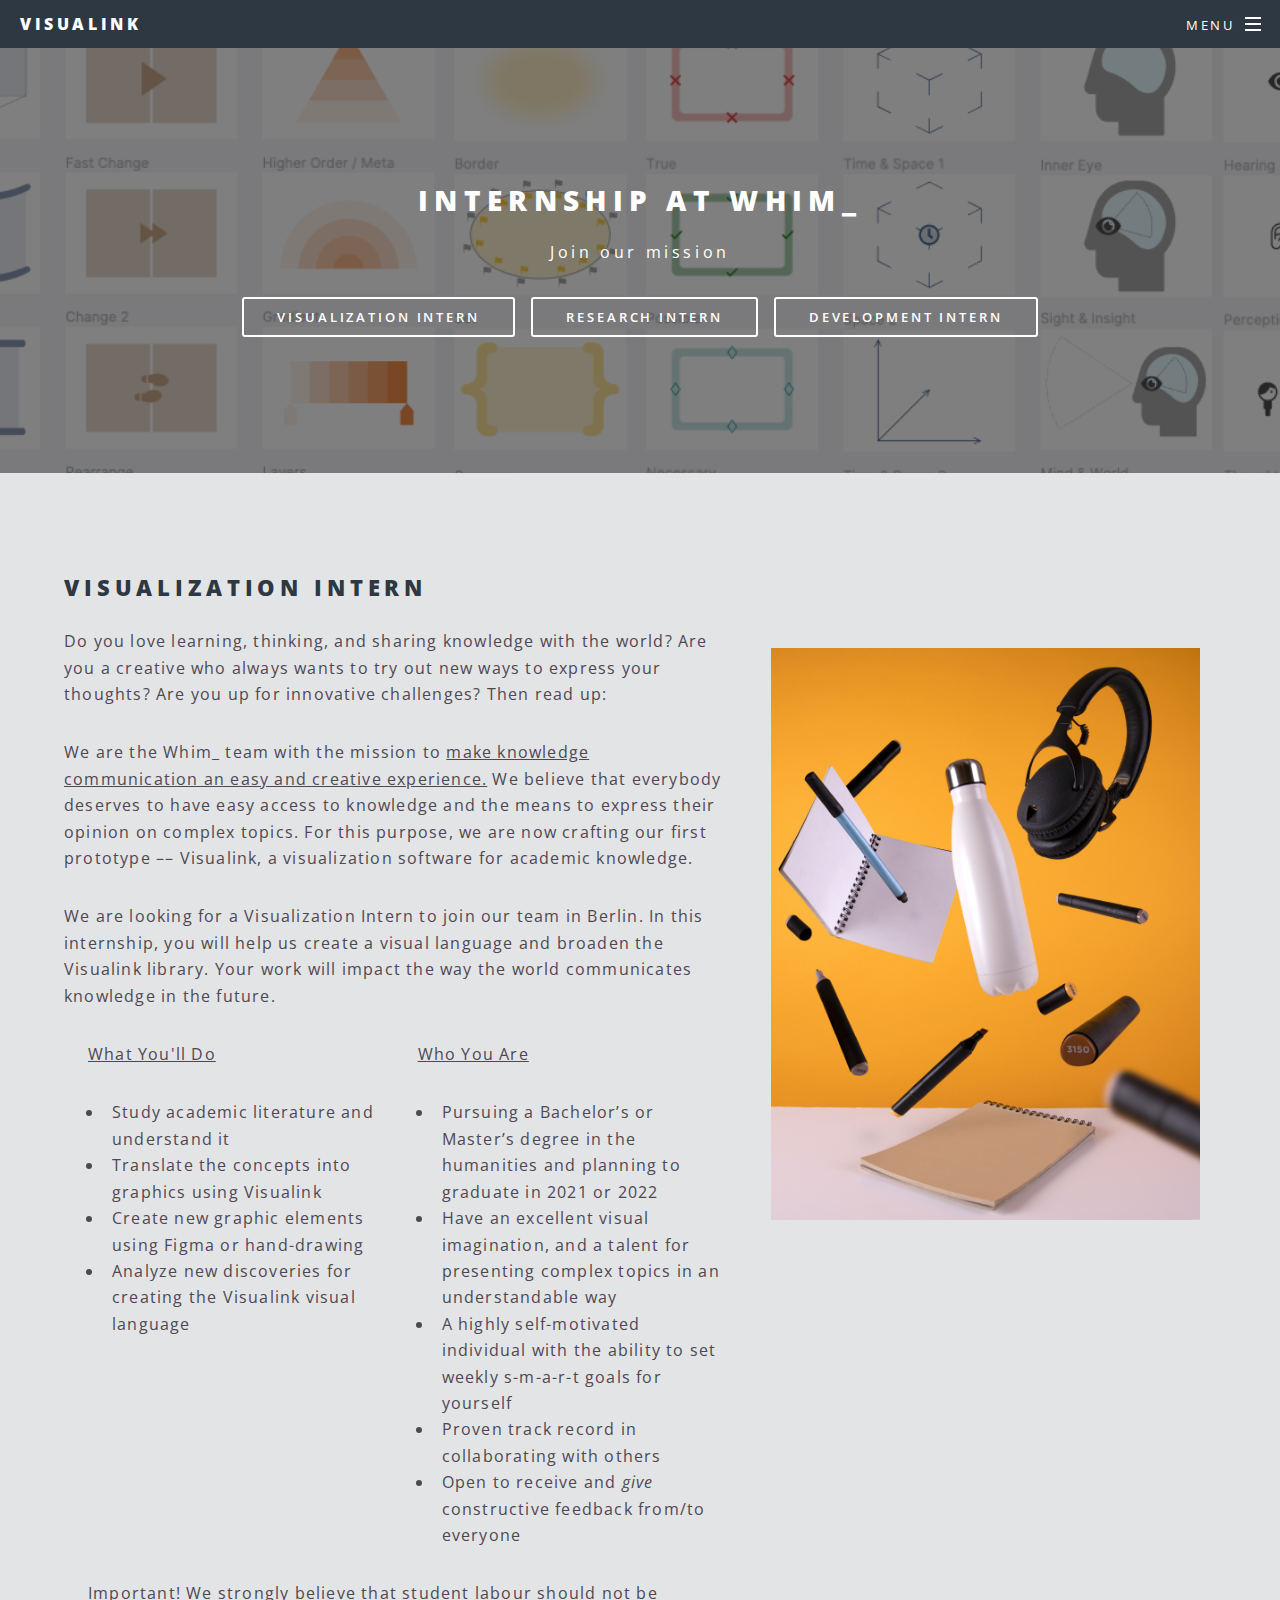
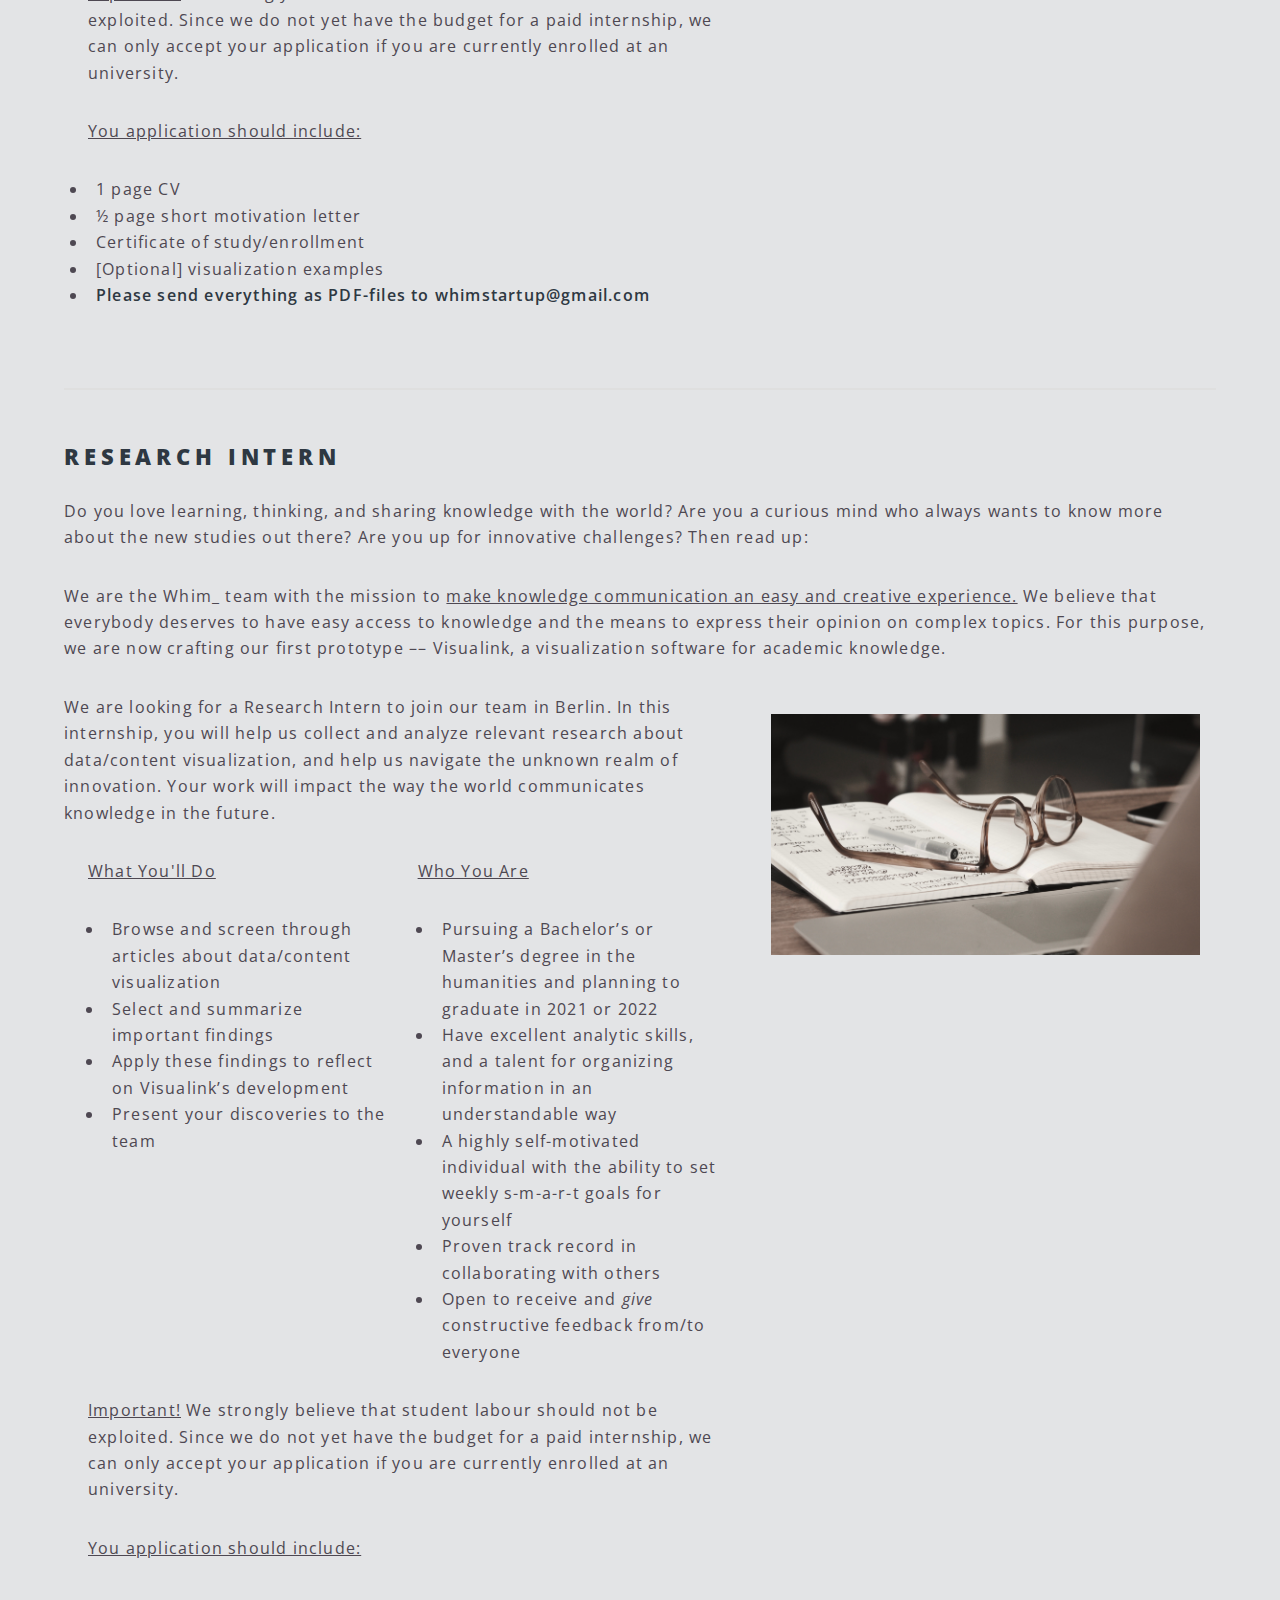
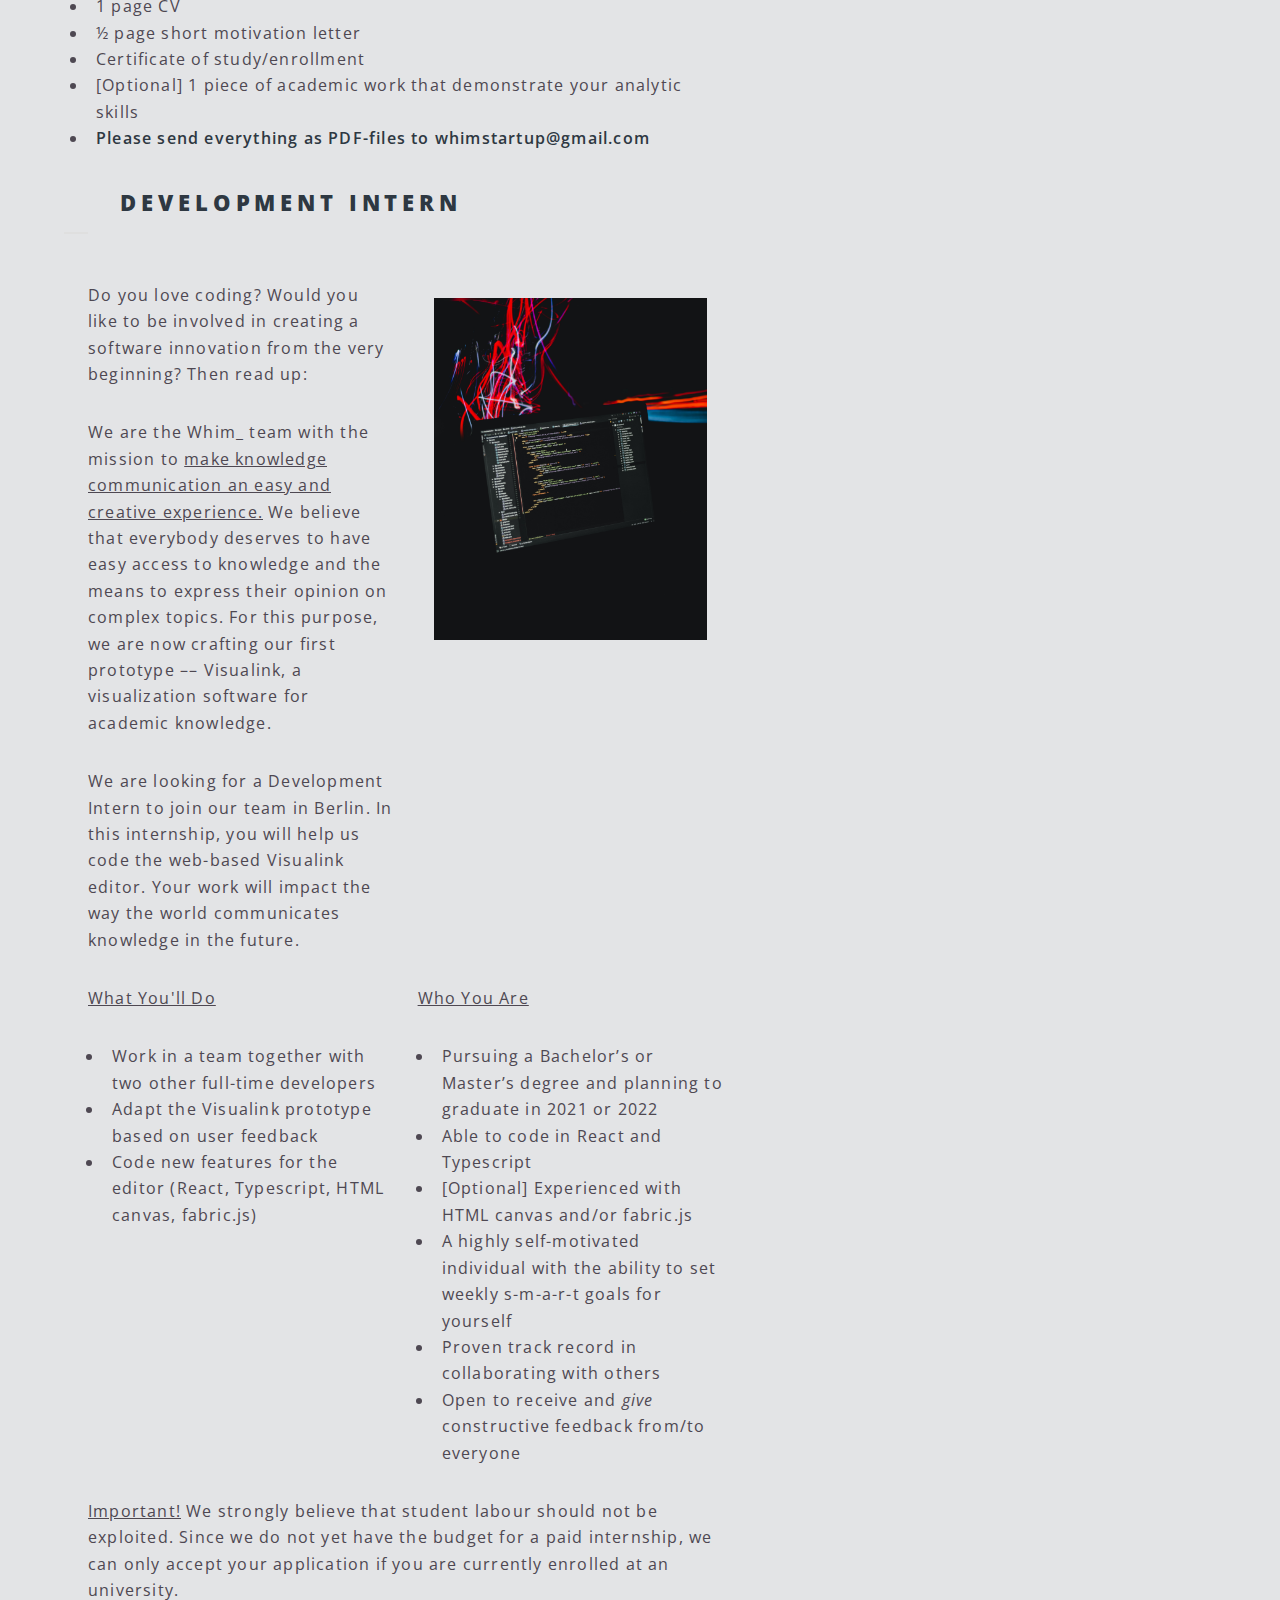
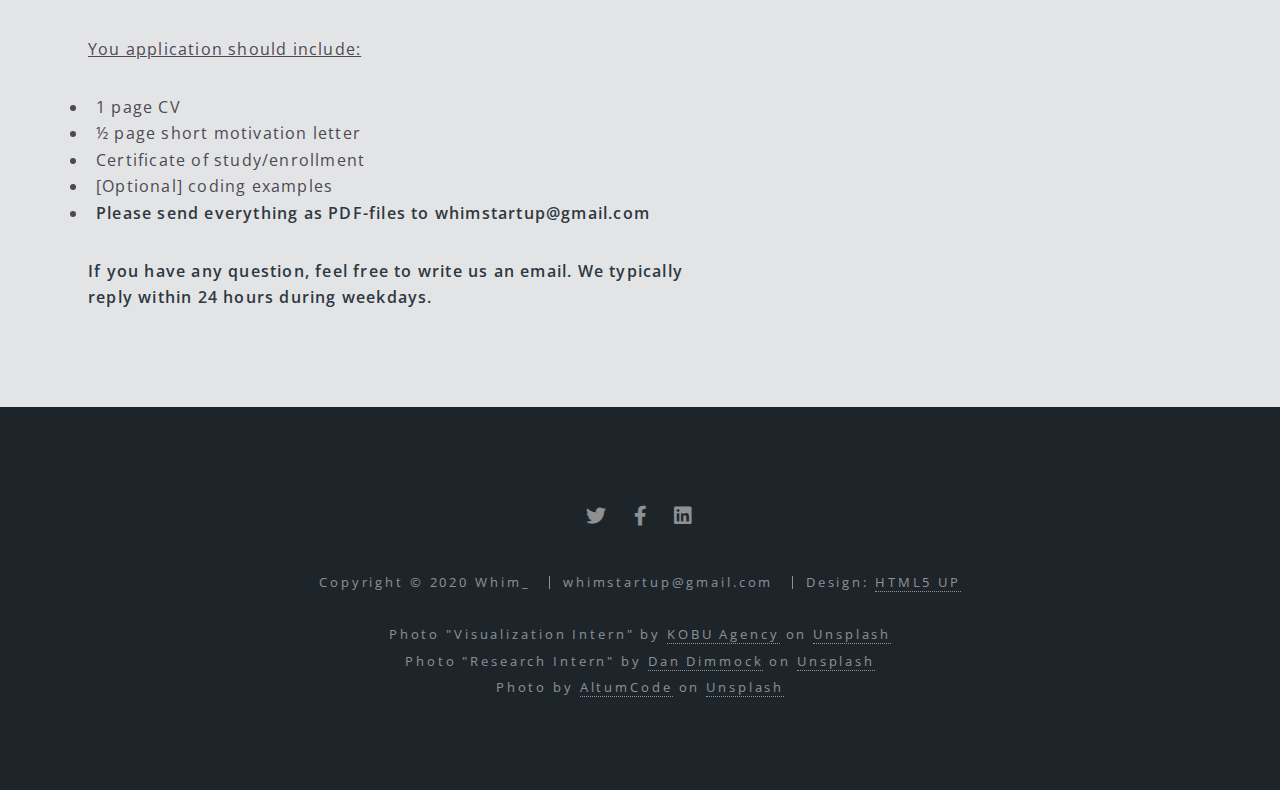
<file: internship.html>
<!DOCTYPE HTML>
<!--
	Spectral by HTML5 UP
	html5up.net | @ajlkn
	Free for personal and commercial use under the CCA 3.0 license (html5up.net/license)
-->
<html>
	<head>
				
		<title>Visualink – Internship</title>
		<meta charset="utf-8" />
		<meta name="viewport" content="width=device-width, initial-scale=1, user-scalable=no" />
		<link rel="stylesheet" href="assets/css/main.css" />
		<noscript><link rel="stylesheet" href="assets/css/noscript.css" /></noscript>
		<!-- Global site tag (gtag.js) - Google Analytics -->
		<script async src="https://www.googletagmanager.com/gtag/js?id=G-1EG9NGVZKZ"></script>
		<script>
			window.dataLayer = window.dataLayer || [];
			function gtag(){dataLayer.push(arguments);}
			gtag('js', new Date());
			gtag('config', 'G-1EG9NGVZKZ');
		</script>		
	</head>

	<body class="is-preload">
			

		<!-- Page Wrapper -->
			<div id="page-wrapper">

				<!-- Header -->
					<header id="header">
						<h1><a href="index.html">Visualink</a></h1>
						<nav id="nav">
							<ul>
								<li class="special">
									<a href="#menu" class="menuToggle"><span>Menu</span></a>
									<div id="menu">
										<ul>
											<li><a href="index.html">Home</a></li>
											<li><a href="attention.html" target="_blank">Go to Visualink</a></li>
											<li><a href="https://whimstartup.typeform.com/to/QViy1jUH" target="_blank">Become Whim_ Friend</a></li>
											<li><a href="information.html#termsofuse">Terms of Use</a></li>
											<li><a href="information.html#privacypolicy">Privacy Policy</a></li>
											<li><a href="index.html#about">About Us</a></li>
											<li><a href="internship.html">Internship at Whim_</a></li>
											<li><a href="index.html#contact">Contact</a></li>
										</ul>
									</div>
								</li>
							</ul>
						</nav>
					</header>

				<!-- Main -->
					<article id="main">
						<header>
							<h2>Internship at Whim_</h2>
							<p>Join our mission</p>
							<ul class="actions special">
								<li><a href="#visualizationintern" class="button">Visualization Intern</a></li>
								<li><a href="#researchintern" class="button">Research Intern</a></li>
								<li><a href="#devintern" class="button">Development Intern</a></li>
							</ul>
						</header>
						

						<section id="visualizationintern" class="wrapper style5">
							<div class="inner">

								<h2>Visualization Intern</h2>
								<p><span class="image right"><img width=40% src="images/visualizationintern.jpg"></span>Do you love learning, thinking, and sharing knowledge with the world? Are you a creative who always wants to try out new ways to express your thoughts? Are you up for innovative challenges? Then read up:</p>
								<p>We are the Whim_ team with the mission to <u>make knowledge communication an easy and creative experience.</u> We believe that everybody deserves to have easy access to knowledge and the means to express their opinion on complex topics. For this purpose, we are now crafting our first prototype –– Visualink, a visualization software for academic knowledge.</p>
								<p>We are looking for a Visualization Intern to join our team in Berlin. In this internship, you will help us create a visual language and broaden the Visualink library. Your work will impact the way the world communicates knowledge in the future.</p>
								
								<div class="row">
									<div class="col-6 col-12-medium">
										<p><u>What You'll Do</u></p>
										<ul>
											<li>Study academic literature and understand it</li>
											<li>Translate the concepts into graphics using Visualink</li>
											<li>Create new graphic elements using Figma or hand-drawing</li>
											<li>Analyze new discoveries for creating the Visualink visual language</li>
										</ul>
									</div>
									<div class="col-6 col-12-medium">
										<p><u>Who You Are</u></p>
										<ul>
											<li>Pursuing a Bachelor’s or Master’s degree in the humanities and planning to graduate in 2021 or 2022</li>
											<li>Have an excellent visual imagination, and a talent for presenting complex topics in an understandable way</li>
											<li>A highly self-motivated individual with the ability to set weekly s-m-a-r-t goals for yourself</li>
											<li>Proven track record in collaborating with others</li>
											<li>Open to receive and <em>give</em> constructive feedback from/to everyone</li>
										</ul>
									</div>
								
									<p><u>Important!</u> We strongly believe that student labour should not be exploited. Since we do not yet have the budget for a paid internship, we can only accept your application if you are currently enrolled at an university.</p>
									<p><u>You application should include:</u></p>

									<ul>
										<li>1 page CV</li>
										<li>½ page short motivation letter</li>
										<li>Certificate of study/enrollment</li>
										<li>[Optional] visualization examples</li>
										<li><strong>Please send everything as PDF-files to whimstartup@gmail.com</strong></li>
									</ul>
								</div>
							
								<hr id="researchintern">

								<h2>Research Intern</h2>
								<p>Do you love learning, thinking, and sharing knowledge with the world? Are you a curious mind who always wants to know more about the new studies out there? Are you up for innovative challenges? Then  read up:</p>
								<p>We are the Whim_ team with the mission to <u>make knowledge communication an easy and creative experience.</u> We believe that everybody deserves to have easy access to knowledge and the means to express their opinion on complex topics. For this purpose, we are now crafting our first prototype –– Visualink, a visualization software for academic knowledge.</p>
								<p><span class="image right"><img width=40% src="images/researchintern.jpg"></span>We are looking for a Research Intern to join our team in Berlin. In this internship, you will help us collect and analyze relevant research about data/content visualization, and help us navigate the unknown realm of innovation. Your work will impact the way the world communicates knowledge in the future.</p>

								<div class="row">
									<div class="col-6 col-12-medium">
										<p><u>What You'll Do</u></p>
										<ul>
											<li>Browse and screen through articles about data/content visualization</li>
											<li>Select and summarize important findings</li>
											<li>Apply these findings to reflect on Visualink’s development</li>
											<li>Present your discoveries to the team</li>
										</ul>
									</div>
									<div class="col-6 col-12-medium">
										<p><u>Who You Are</u></p>
										<ul>
											<li>Pursuing a Bachelor’s or Master’s degree in the humanities and planning to graduate in 2021 or 2022</li>
											<li>Have excellent analytic skills, and a talent for organizing information in an understandable way</li>
											<li>A highly self-motivated individual with the ability to set weekly s-m-a-r-t goals for yourself</li>
											<li>Proven track record in collaborating with others</li>
											<li>Open to receive and <em>give</em> constructive feedback from/to everyone</li>
										</ul>
									</div>
								
									<p><u>Important!</u> We strongly believe that student labour should not be exploited. Since we do not yet have the budget for a paid internship, we can only accept your application if you are currently enrolled at an university.</p>
									<p><u>You application should include:</u></p>

									<ul>
										<li>1 page CV</li>
										<li>½ page short motivation letter</li>
										<li>Certificate of study/enrollment</li>
										<li>[Optional] 1 piece of academic work that demonstrate your analytic skills</li>
										<li><strong>Please send everything as PDF-files to whimstartup@gmail.com</strong></li>
									</ul>

									<hr id="devintern">

								<h2>Development Intern</h2>

								<div class="row">

									<div class="col-6 col-12-medium">
										<p>Do you love coding? Would you like to be involved in creating a software innovation from the very beginning? Then read up:</p>
										<p>We are the Whim_ team with the mission to <u>make knowledge communication an easy and creative experience.</u> We believe that everybody deserves to have easy access to knowledge and the means to express their opinion on complex topics. For this purpose, we are now crafting our first prototype –– Visualink, a visualization software for academic knowledge.</p>
										<p>We are looking for a Development Intern to join our team in Berlin. In this internship, you will help us code the web-based Visualink editor. Your work will impact the way the world communicates knowledge in the future.</p>
									</div>

									<div class="col-6 col-12-medium">
										<span class="image"><img width=100% src="images/devintern.jpg"></span>
									</div>

								</div>
								
								<div class="row">
									<div class="col-6 col-12-medium">
										<p><u>What You'll Do</u></p>
										<ul>
											<li>Work in a team together with two other full-time developers</li>
											<li>Adapt the Visualink prototype based on user feedback</li>
											<li>Code new features for the editor (React, Typescript, HTML canvas, fabric.js)</li>
										</ul>
									</div>
									<div class="col-6 col-12-medium">
										<p><u>Who You Are</u></p>
										<ul>
											<li>Pursuing a Bachelor’s or Master’s degree and planning to graduate in 2021 or 2022</li>
											<li>Able to code in React and Typescript</li>
											<li>[Optional] Experienced with HTML canvas and/or fabric.js</li>
											<li>A highly self-motivated individual with the ability to set weekly s-m-a-r-t goals for yourself</li>
											<li>Proven track record in collaborating with others</li>
											<li>Open to receive and <em>give</em> constructive feedback from/to everyone</li>
										</ul>
									</div>
								
									<p><u>Important!</u> We strongly believe that student labour should not be exploited. Since we do not yet have the budget for a paid internship, we can only accept your application if you are currently enrolled at an university.</p>
									<p><u>You application should include:</u></p>

									<ul>
										<li>1 page CV</li>
										<li>½ page short motivation letter</li>
										<li>Certificate of study/enrollment</li>
										<li>[Optional] coding examples</li>
										<li><strong>Please send everything as PDF-files to whimstartup@gmail.com</strong></li>
									</ul>

								<p><strong>If you have any question, feel free to write us an email. We typically reply within 24 hours during weekdays.</strong></p>

							</div>
						</section>
					</article>

				<!-- Footer -->
				<footer id="footer">
					<ul class="icons">
						<li><a href="https://twitter.com/WVisualink" target="_blank" class="icon brands fa-twitter"><span class="label">Twitter</span></a></li>
						<li><a href="https://www.facebook.com/whimvisualink" target="_blank" class="icon brands fa-facebook-f"><span class="label">Facebook</span></a></li>
						<li><a href="https://www.linkedin.com/company/whim-the-new-era-of-knowledge-communication/" target="_blank" class="icon brands fa-linkedin"><span class="label">LinkedIn</span></a></li>
					</ul>
					<ul class="copyright">
						<li>Copyright &copy; 2020 Whim_ </li>
						<li>whimstartup@gmail.com</li>
						<li>Design: <a href="http://html5up.net">HTML5 UP</a></li>
					</ul>
					
					<p class="copyright"><span>Photo "Visualization Intern" by <a href="https://unsplash.com/@kobuagency?utm_source=unsplash&amp;utm_medium=referral&amp;utm_content=creditCopyText">KOBU Agency</a> on <a href="https://unsplash.com/s/photos/drawing?utm_source=unsplash&amp;utm_medium=referral&amp;utm_content=creditCopyText">Unsplash</a></span><br>
						<span>Photo "Research Intern" by <a href="https://unsplash.com/@dandimmock?utm_source=unsplash&amp;utm_medium=referral&amp;utm_content=creditCopyText">Dan Dimmock</a> on <a href="https://unsplash.com/s/photos/research?utm_source=unsplash&amp;utm_medium=referral&amp;utm_content=creditCopyText">Unsplash</a></span><br>
						<span>Photo by <a href="https://unsplash.com/@altumcode?utm_source=unsplash&amp;utm_medium=referral&amp;utm_content=creditCopyText">AltumCode</a> on <a href="https://unsplash.com/s/photos/coding?utm_source=unsplash&amp;utm_medium=referral&amp;utm_content=creditCopyText">Unsplash</a></span>
					</p>	
				</footer>

			</div>

		<!-- Scripts -->
			<script src="assets/js/jquery.min.js"></script>
			<script src="assets/js/jquery.scrollex.min.js"></script>
			<script src="assets/js/jquery.scrolly.min.js"></script>
			<script src="assets/js/browser.min.js"></script>
			<script src="assets/js/breakpoints.min.js"></script>
			<script src="assets/js/util.js"></script>
			<script src="assets/js/main.js"></script>

	</body>
</html>
</file>
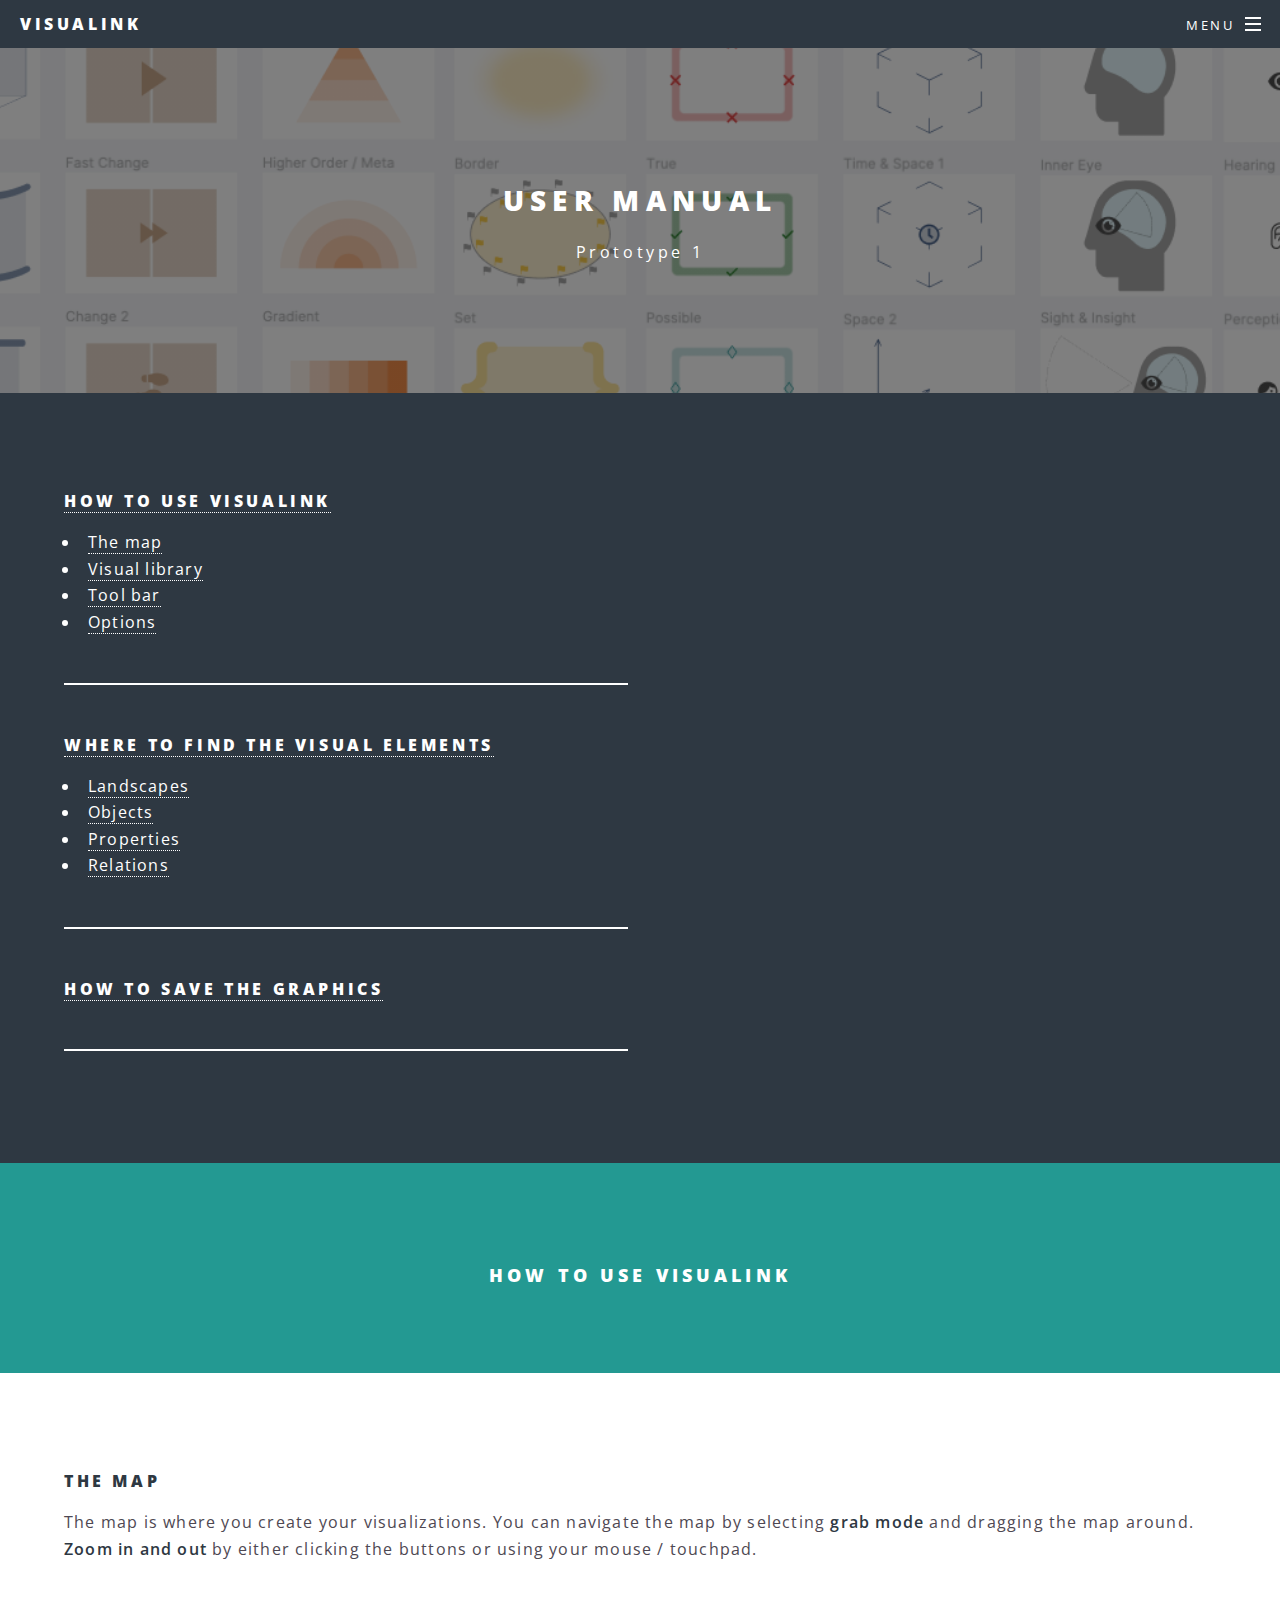
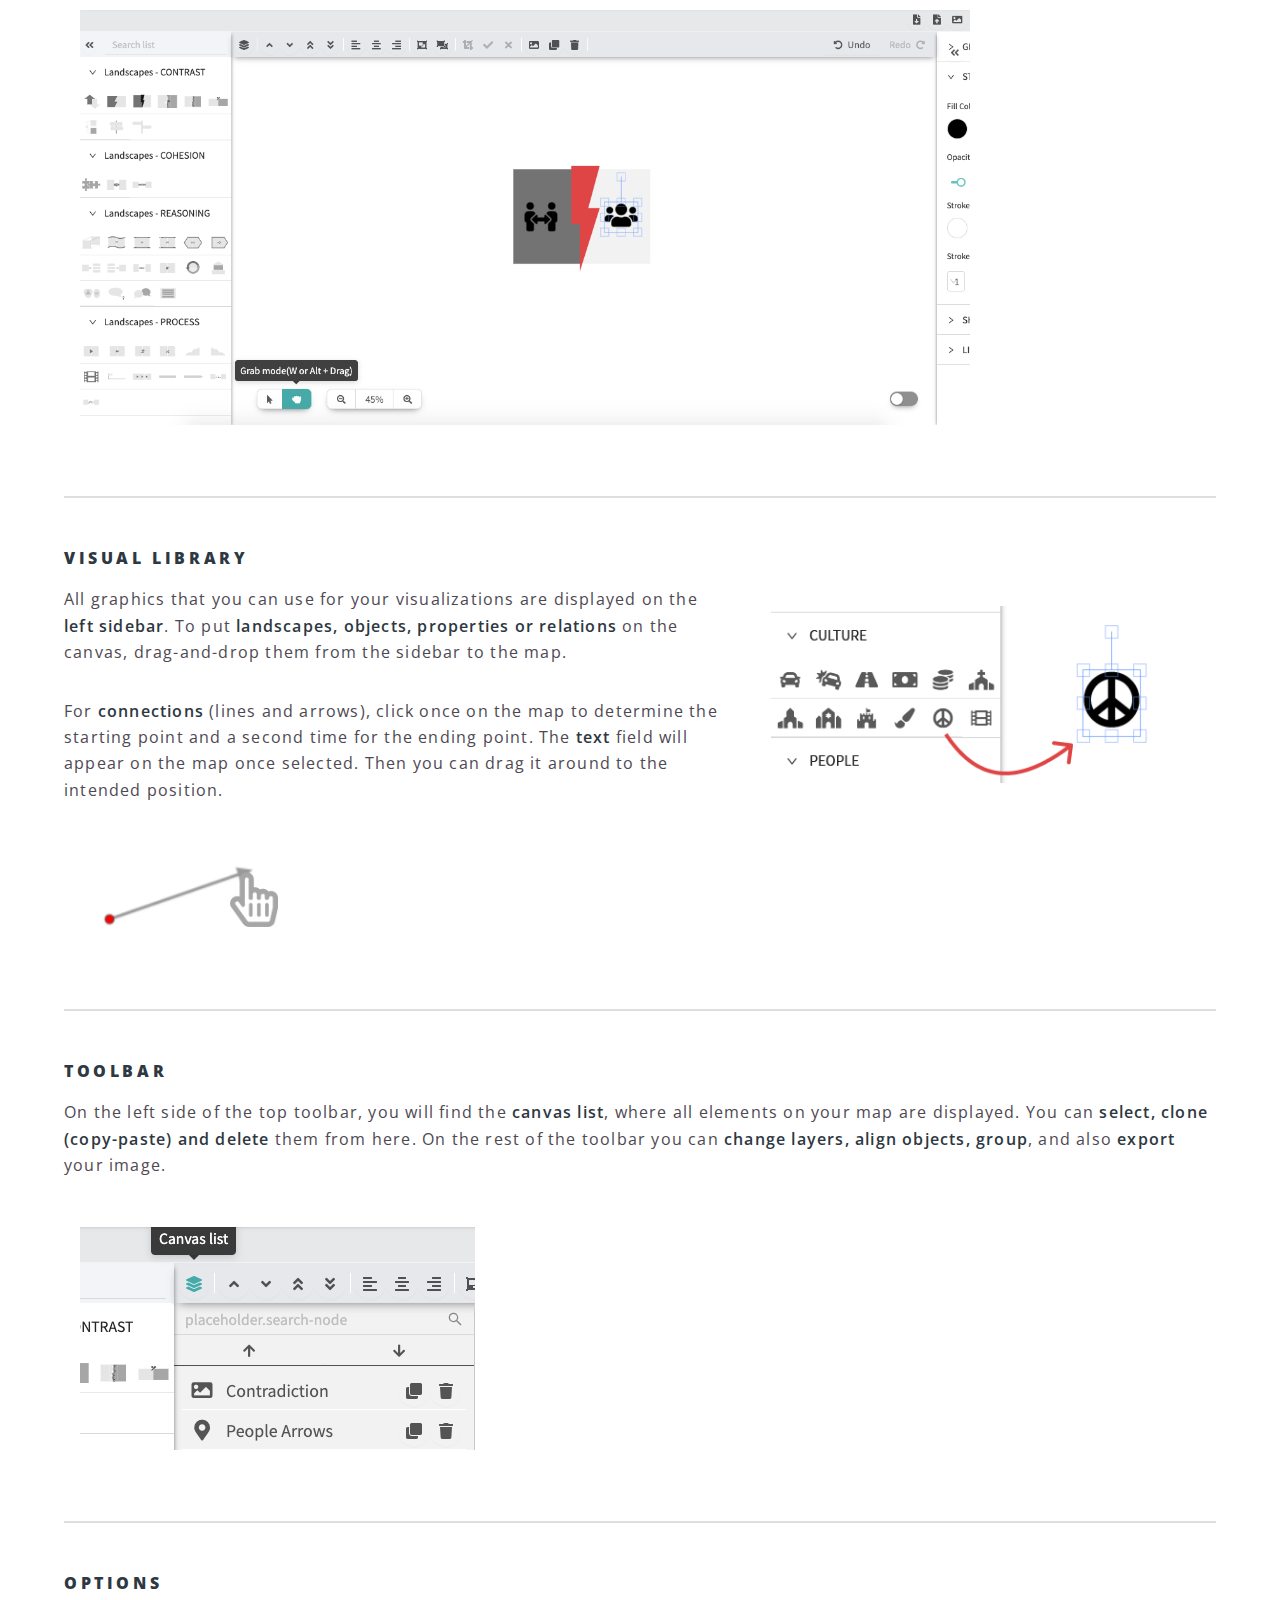
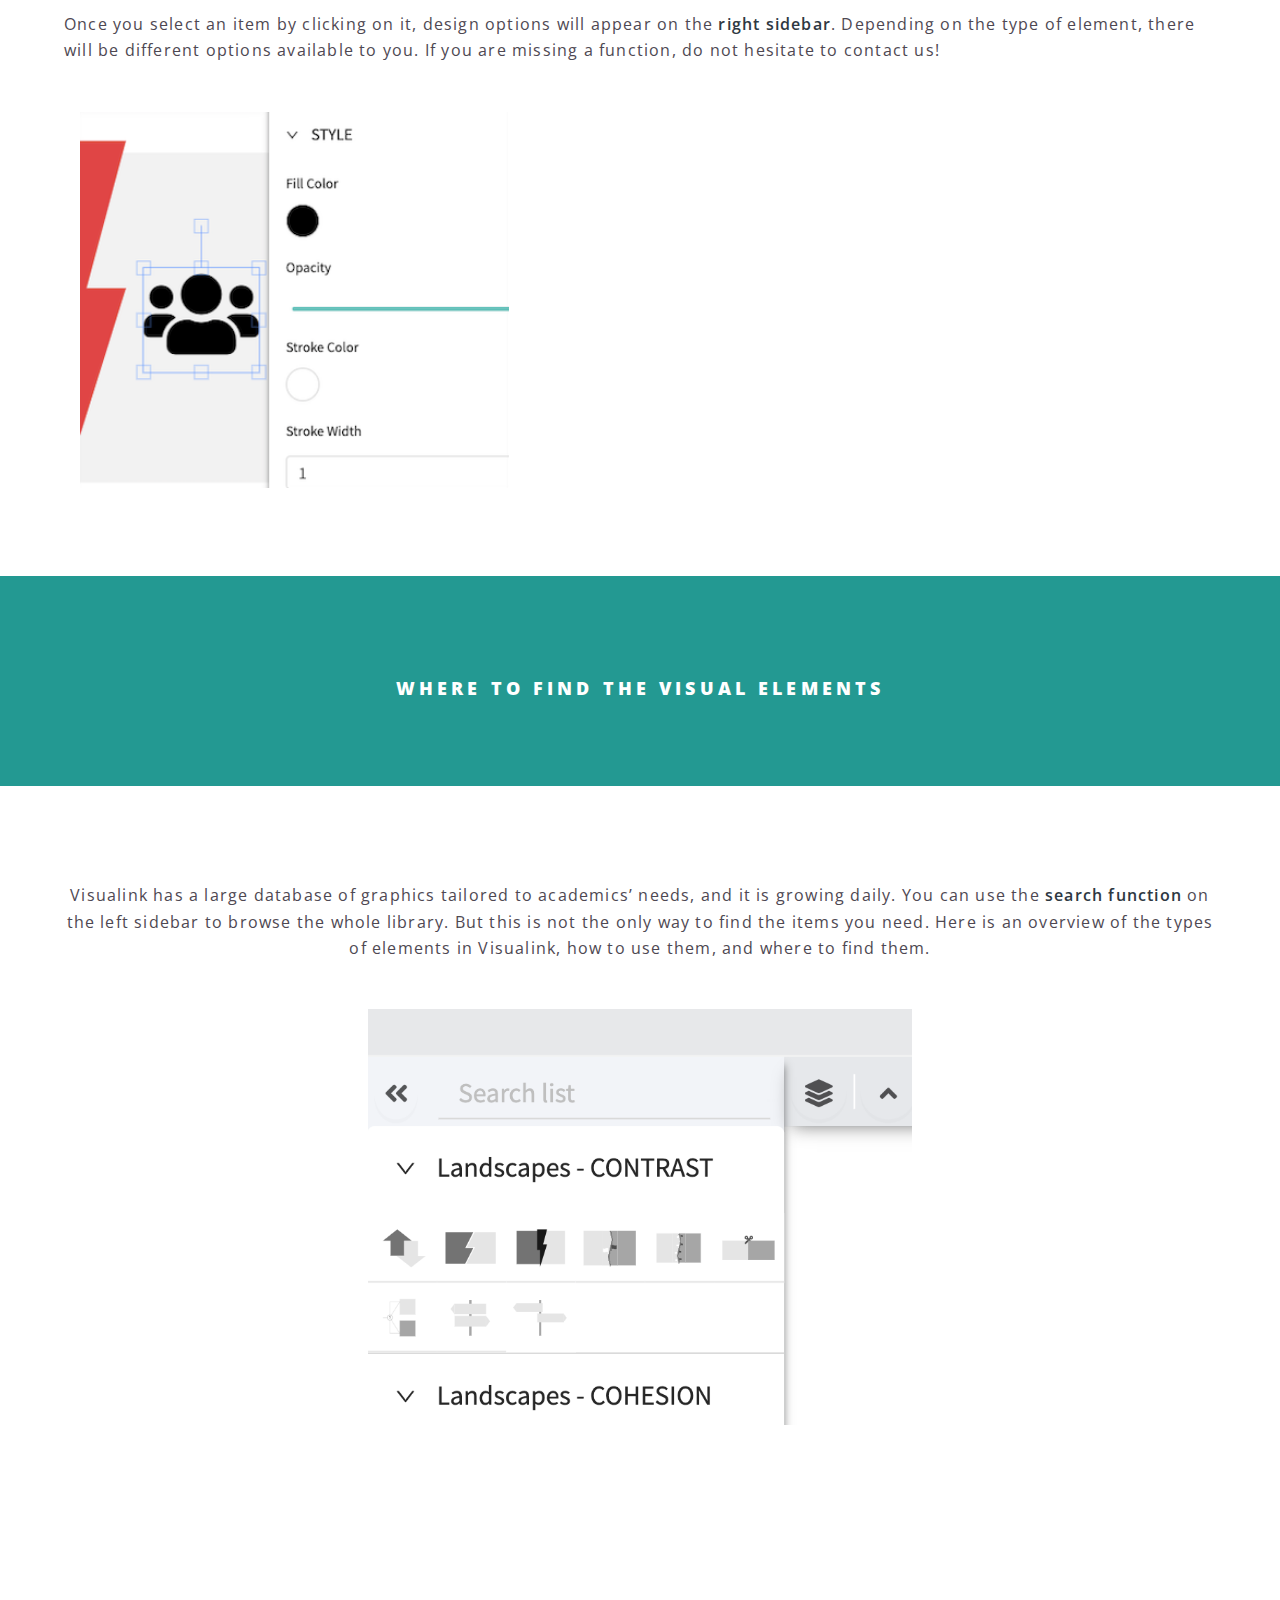
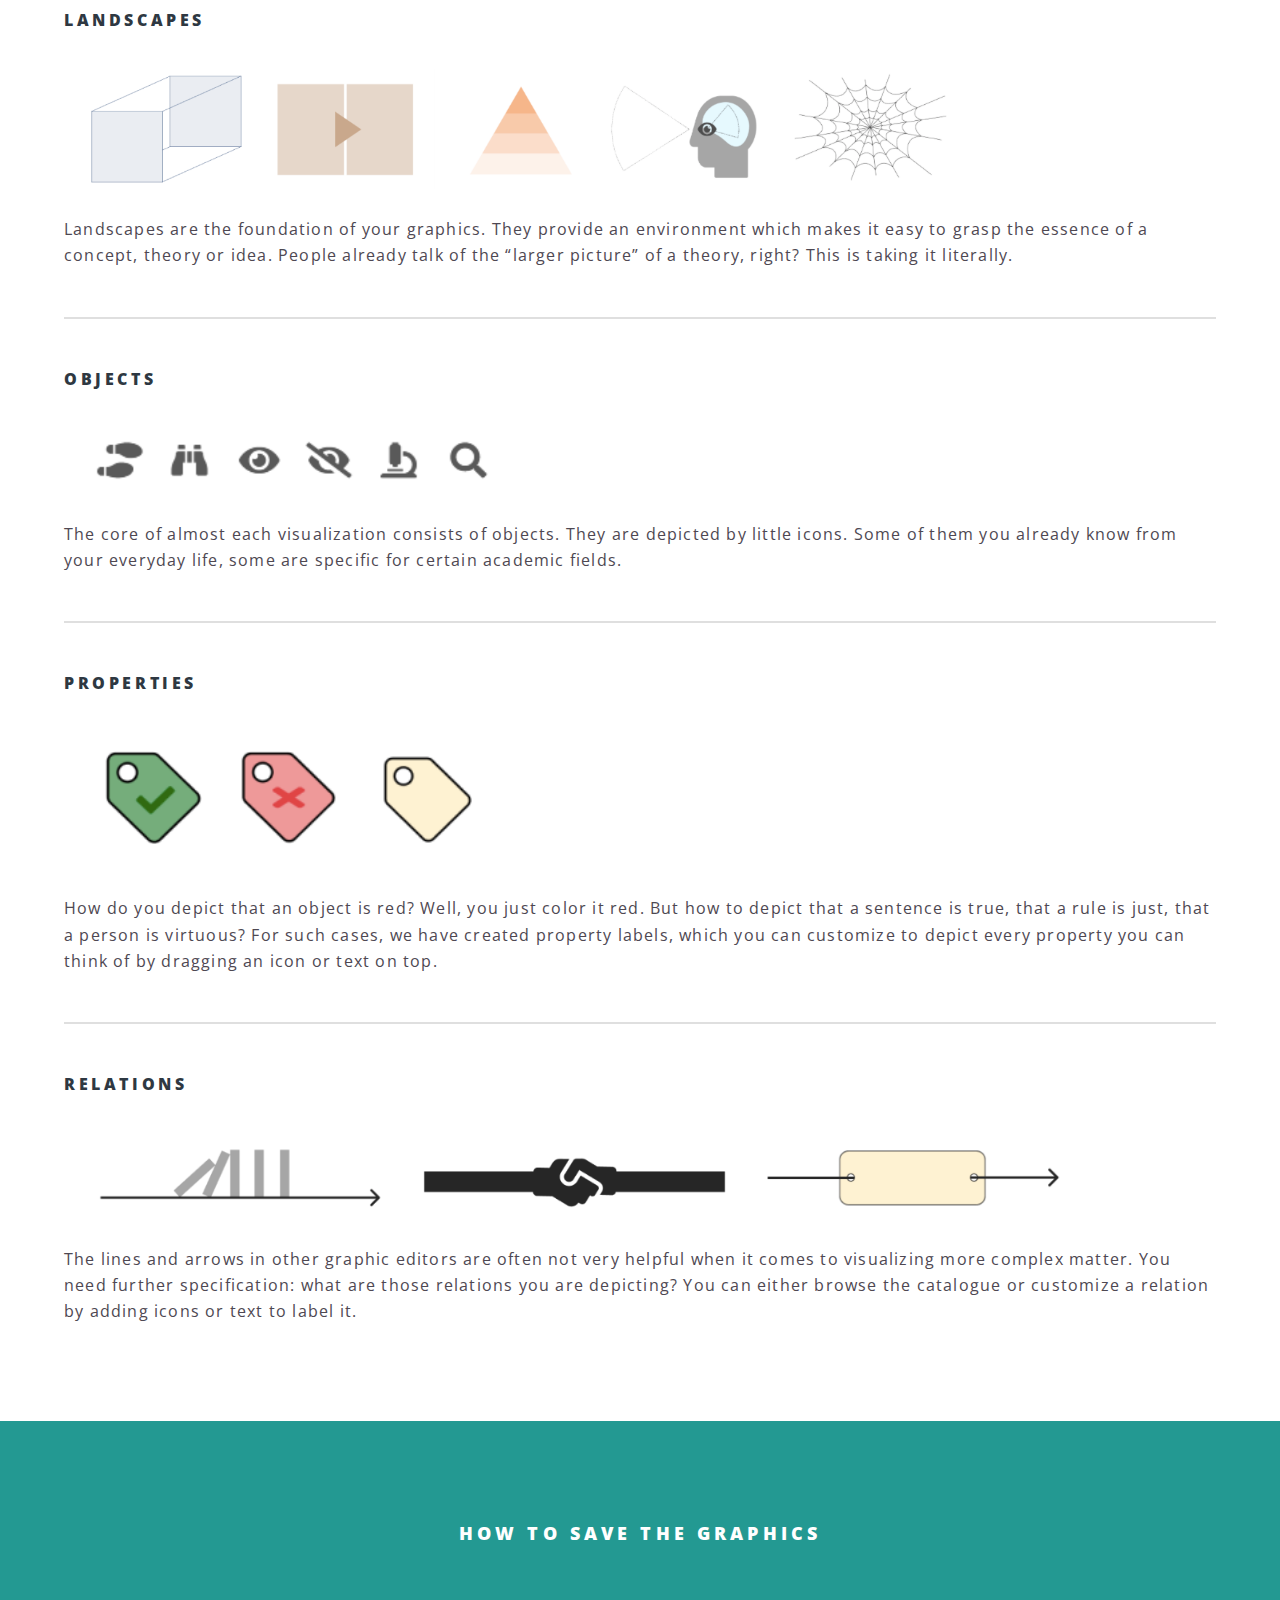
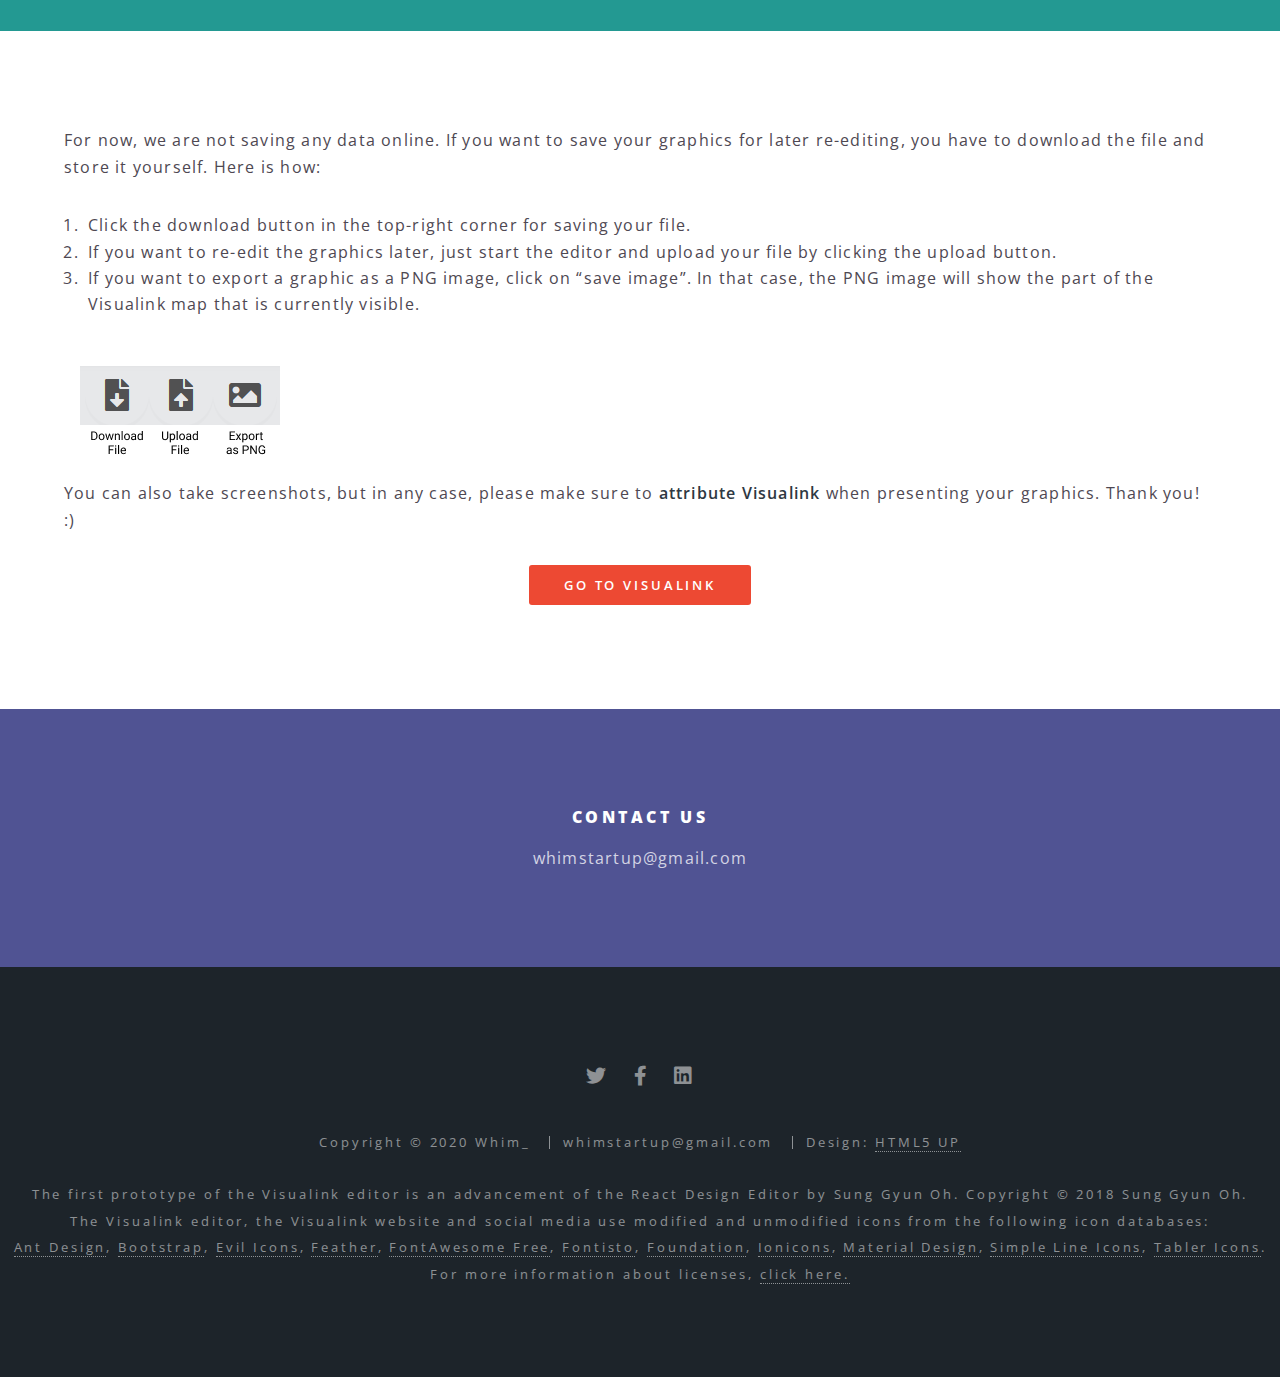
<file: manual.html>
<!DOCTYPE HTML>
<!--
	Spectral by HTML5 UP
	html5up.net | @ajlkn
	Free for personal and commercial use under the CCA 3.0 license (html5up.net/license)
-->
<html>
	<head>
			
		<title>Visualink - User Manual
		</title>
		<meta charset="utf-8" />
		<meta name="viewport" content="width=device-width, initial-scale=1, user-scalable=no" />
		<link rel="stylesheet" href="assets/css/main.css" />
		<noscript><link rel="stylesheet" href="assets/css/noscript.css" /></noscript>
		<!-- Global site tag (gtag.js) - Google Analytics -->
		<script async src="https://www.googletagmanager.com/gtag/js?id=G-1EG9NGVZKZ"></script>
		<script>
			window.dataLayer = window.dataLayer || [];
			function gtag(){dataLayer.push(arguments);}
			gtag('js', new Date());
			gtag('config', 'G-1EG9NGVZKZ');
		</script>		
	</head>

	<body class="is-preload">
			

		<!-- Page Wrapper -->
			<div id="page-wrapper">

				<!-- Header -->
					<header id="header">
						<h1><a href="index.html">Visualink</a></h1>
						<nav id="nav">
							<ul>
								<li class="special">
									<a href="#menu" class="menuToggle"><span>Menu</span></a>
									<div id="menu">
										<ul>
											<li><a href="index.html">Home</a></li>
											<li><a href="attention.html" target="_blank">Go to Visualink</a></li>
											<li><a href="https://whimstartup.typeform.com/to/QViy1jUH" target="_blank">Become Whim_ Friend</a></li>
											<li><a href="information.html#termsofuse">Terms of Use</a></li>
											<li><a href="information.html#privacypolicy">Privacy Policy</a></li>
											<li><a href="index.html#about">About Us</a></li>
											<li><a href="internship.html">Internship at Whim_</a></li>
											<li><a href="index.html#contact">Contact</a></li>
										</ul>
									</div>
								</li>
							</ul>
						</nav>
					</header>

				<!-- Main -->
					<article id="main">
						<header>
							<h2>User Manual</h2>
							<p>Prototype 1</p>
						</header>
						<section class="wrapper style4">
							<div class="inner">
								<div class="row">
									<div class="col-6 col-12-medium">
										<h4><a href="#1">How to use Visualink</a></h4>
										<ul>
											<li><a href="#1.1">The map</a></li>
											<li><a href="#1.2">Visual library</a></li>
											<li><a href="#1.3">Tool bar</a></li>
											<li><a href="#1.4">Options</a></li>
										</ul>
										<hr>
										<h4><a href="#2">Where to find the visual elements</a></h4>
										<ul>
											<li><a href="#2.1">Landscapes</a></li>
											<li><a href="#2.2">Objects</a></li>
											<li><a href="#2.3">Properties</a></li>
											<li><a href="#2.4">Relations</a></li>
										</ul>
										<hr>
										<h4><a href="#3">How to save the graphics</a></h4>
										<hr>
									</div>
								</div>
						</section>

						<section id="1" class="wrapper style1 special">
							<div class="inner">
									<h3>How to use Visualink</h3>
							</div>
						</section>

						<section id="1.1" class="wrapper style6">
							<div class="inner">
								<h4>The map</h4>
								<p>The map is where you create your visualizations. You can navigate the map by selecting <strong>grab mode</strong> and dragging the map around. <strong>Zoom in and out</strong> by either clicking the buttons or using your mouse / touchpad.</p>
								<span><img width=80% src="images/manual/canvas.jpg" alt="" /></span>
								<hr id="1.2">

								<h4>Visual library</h4>
								<p><span class="image right"><img src="images/manual/draganddrop.png" alt="" /></span>All graphics that you can use for your visualizations are displayed on the <strong>left sidebar</strong>. To put <strong>landscapes, objects, properties or relations</strong> on the canvas, drag-and-drop them from the sidebar to the map.</p>

								<p>For <strong>connections</strong> (lines and arrows), click once on the map to determine the starting point and a second time for the ending point. The <strong>text</strong> field will appear on the map once selected. Then you can drag it around to the intended position.</p>
								<span><img width=20% src="images/manual/arrow.png" alt="" /></span>
								<hr id="1.3">

								<h4>Toolbar</h4>
								<p>On the left side of the top toolbar, you will find the <strong>canvas list</strong>, where all elements on your map are displayed. You can <strong>select, clone (copy-paste) and delete</strong> them from here. On the rest of the toolbar you can <strong>change layers, align objects, group</strong>, and also <strong>export</strong> your image.</p>
								<span><img src="images/manual/canvaslist.jpg" alt="" /></span>
								
								<hr id="1.4">

								
									<h4>Options</h4>
									<p>Once you select an item by clicking on it, design options will appear on the <strong>right sidebar</strong>. Depending on the type of element, there will be different options available to you. If you are missing a function, do not hesitate to contact us!</p>
								
								<div>
									<img width=40% src="images/manual/options1.jpg" alt="" />
								</div>
								
								
							</div>
						</section>

						<section id="2" class="wrapper style1 special">
							<div class="inner">
									<h3>Where to find the visual elements</h3>
							</div>
						</section>

						<section class="wrapper style6 special">
							<div class="inner">
								
								<p>Visualink has a large database of graphics tailored to academics’ needs, and it is growing daily. You can use the <strong>search function</strong> on the left sidebar to browse the whole library. But this is not the only way to find the items you need. Here is an overview of the types of elements in Visualink, how to use them, and where to find them.</p>
								<span><img width=50% src="images/manual/search.jpg" alt="" /></span>
							</div>
						</section>

						<section id="2.1" class="wrapper style6">
							<div class="inner">
								
								<h4>Landscapes</h4>
								<span><img width="80%" src="images/manual/landscapes.jpg" alt="" /></span>
								<p>Landscapes are the foundation of your graphics. They provide an environment which makes it easy to grasp the essence of a concept, theory or idea. People already talk of the “larger picture” of a theory, right? This is taking it literally.</p>
								
								<hr id="2.2">

								<h4>Objects</h4>
								<span><img width="40%" src="images/manual/objects.jpg" alt="" /></span>
								<p>The core of almost each visualization consists of objects. They are depicted by little icons. Some of them you already know from your everyday life, some are specific for certain academic fields.</p>

								<hr id="2.3">

								<h4>Properties</h4>
								<span><img width="40%" src="images/manual/properties.jpg" alt="" /></span>
								<p>How do you depict that an object is red? Well, you just color it red. But how to depict that a sentence is true, that a rule is just, that a person is virtuous? For such cases, we have created property labels, which you can customize to depict every property you can think of by dragging an icon or text on top.</p>
								
								<hr id="2.4">

								<h4>Relations</h4>
								<span><img width="90%" src="images/manual/relations.jpg" alt="" /></span>
								<p>The lines and arrows in other graphic editors are often not very helpful when it comes to visualizing more complex matter. You need further specification: what are those relations you are depicting? You can either browse the catalogue or customize a relation by adding icons or text to label it.</p>
							</div>
						</section>

						<section id="3" class="wrapper style1 special">
							<div class="inner">
									<h3>How to save the graphics</h3>
							</div>
						</section>

						<section class="wrapper style6">
							<div class="inner">
								<p>For now, we are not saving any data online. If you want to save your graphics for later re-editing, you have to download the file and store it yourself. Here is how:</p>
								<div class="col-6 col-12-medium">
									<ol>
										<li>Click the download button in the top-right corner for saving your file.</li>
										<li>If you want to re-edit the graphics later, just start the editor and upload your file by clicking the upload button.</li>
										<li>If you want to export a graphic as a PNG image, click on “save image”. In that case, the PNG image will show the part of the Visualink map that is currently visible.</li>
									</ol>
								</div>
								<span><img src="images/manual/save.png" alt="" /></span>
								<p>You can also take screenshots, but in any case, please make sure to <strong>attribute Visualink</strong> when presenting your graphics. Thank you! :)</p>
							</div>
							<ul class="actions special">
								<li><a href="attention.html" target="_blank" class="button primary">Go to Visualink</a></li>
							</ul>
						</section>

					</article>

				<!--Contact Us-->
				<section id="contact" class="wrapper style3 special">
						
					<h4>Contact us</h4>
					<p>whimstartup@gmail.com</p>
				</section>

			<!-- Footer -->
			<footer id="footer">
				<ul class="icons">
					<li><a href="https://twitter.com/WVisualink" target="_blank" class="icon brands fa-twitter"><span class="label">Twitter</span></a></li>
					<li><a href="https://www.facebook.com/whimvisualink" target="_blank" class="icon brands fa-facebook-f"><span class="label">Facebook</span></a></li>
					<li><a href="https://www.linkedin.com/company/whim-the-new-era-of-knowledge-communication/" target="_blank" class="icon brands fa-linkedin"><span class="label">LinkedIn</span></a></li>
				</ul>
				<ul class="copyright">
					<li>Copyright &copy; 2020 Whim_ </li>
					<li>whimstartup@gmail.com</li>
					<li>Design: <a href="http://html5up.net">HTML5 UP</a></li>
				</ul>
				<p class="copyright">
					The first prototype of the Visualink editor is an advancement of the React Design Editor by Sung Gyun Oh. Copyright © 2018 Sung Gyun Oh.<br>
					The Visualink editor, the Visualink website and social media use modified and unmodified icons from the following icon databases:<br>
					<a href="https://ant.design/components/icon/" target="_blank">Ant Design</a>, <a href="https://icons.getbootstrap.com/" target="_blank">Bootstrap</a>, <a href="https://evil-icons.io/" target="_blank">Evil Icons</a>, <a href="https://feathericons.com/" target="_blank">Feather</a>, <a href="https://github.com/FortAwesome/Font-Awesome/blob/master/LICENSE.txt" target="_blank">FontAwesome Free</a>, <a href="https://fontisto.com/license" target="_blank">Fontisto</a>, <a href="https://github.com/zurb/foundation-icons" target="_blank">Foundation</a>, <a href="https://github.com/ionic-team/ionicons" target="_blank">Ionicons</a>, <a href="https://github.com/google/material-design-icons" target="_blank">Material Design</a>, <a href="https://github.com/thesabbir/simple-line-icons" target="_blank">Simple Line Icons</a>, <a href="https://github.com/tabler/tabler-icons" target="_blank">Tabler Icons</a>.<br> 
					For more information about licenses, <a href="information.html#attributions">click here.</a>
				</p>
			</footer>

			</div>

		<!-- Scripts -->
			<script src="assets/js/jquery.min.js"></script>
			<script src="assets/js/jquery.scrollex.min.js"></script>
			<script src="assets/js/jquery.scrolly.min.js"></script>
			<script src="assets/js/browser.min.js"></script>
			<script src="assets/js/breakpoints.min.js"></script>
			<script src="assets/js/util.js"></script>
			<script src="assets/js/main.js"></script>

	</body>
</html>
</file>
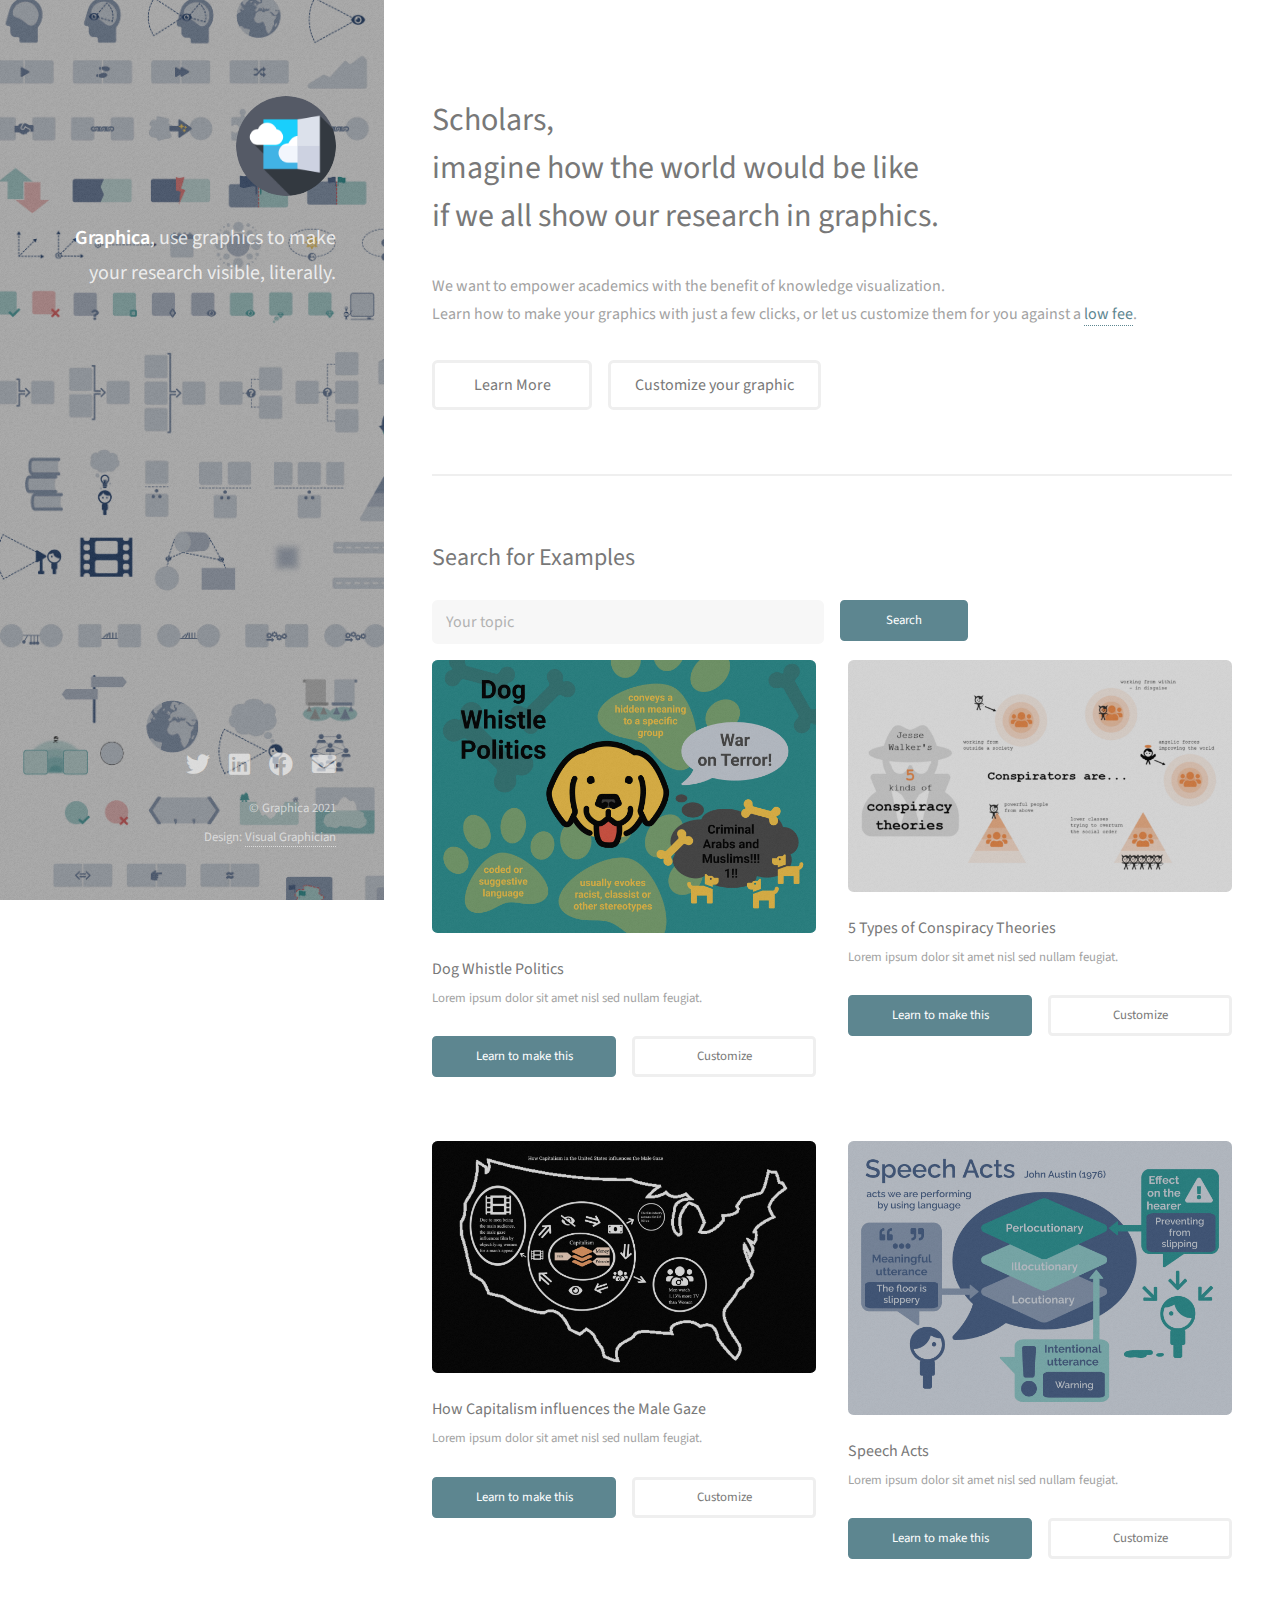
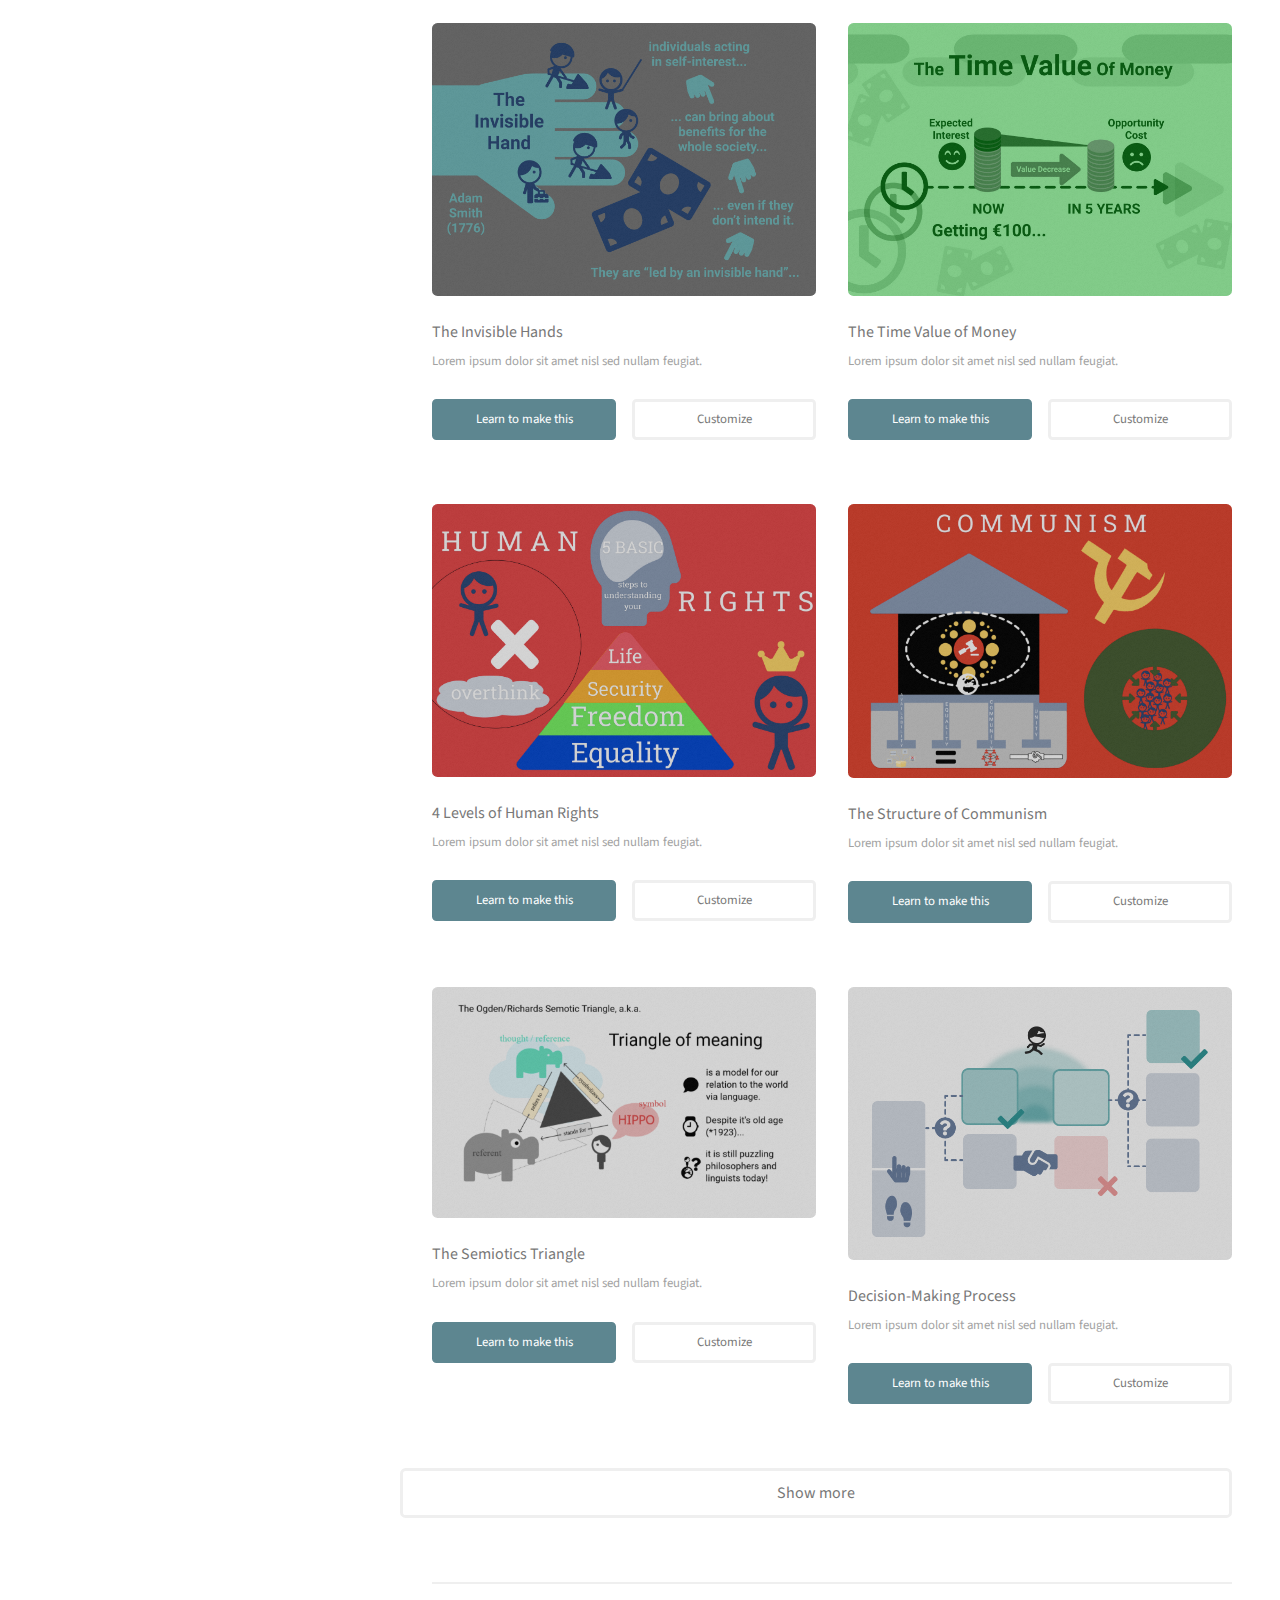
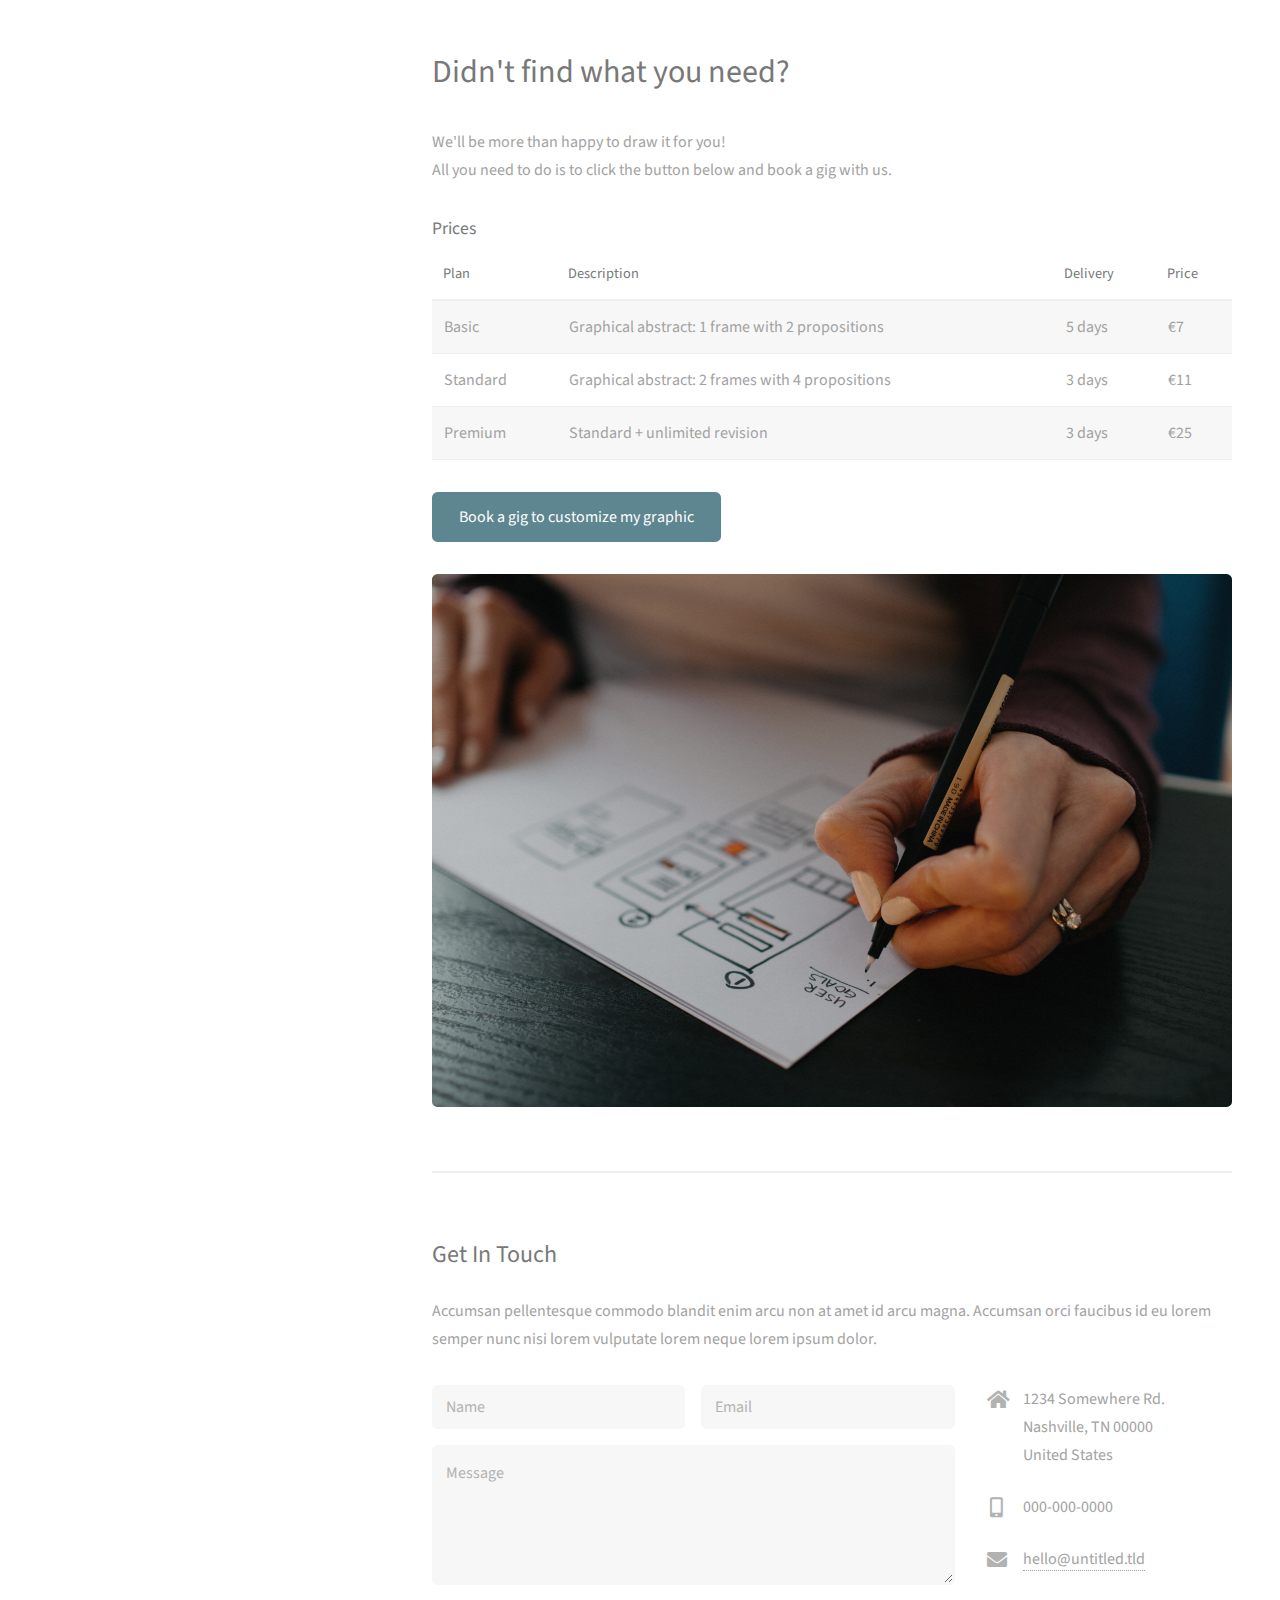
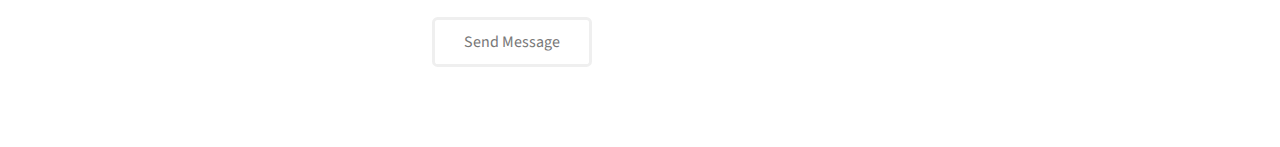
<file: prototype_showcase.html>
<!DOCTYPE HTML>
<!--
	Strata by HTML5 UP
	html5up.net | @ajlkn
	Free for personal and commercial use under the CCA 3.0 license (html5up.net/license)
-->
<html>
	<head>
		<title>Graphica</title>
		<meta charset="utf-8" />
		<meta name="viewport" content="width=device-width, initial-scale=1, user-scalable=no" />
		<link rel="stylesheet" href="showcase_assets/css/main.css" />
		<!-- Global site tag (gtag.js) - Google Analytics -->
		<script async src="https://www.googletagmanager.com/gtag/js?id=G-1EG9NGVZKZ"></script>
		<script>
			window.dataLayer = window.dataLayer || [];
			function gtag(){dataLayer.push(arguments);}
			gtag('js', new Date());
			gtag('config', 'G-1EG9NGVZKZ');
		</script>		
	</head>
	<body class="is-preload">

		<!-- Header -->
			<header id="header">
				<div class="inner">
					<a href="#" class="image avatar"><img src="showcase_images/logo_small.png" alt="" /></a>
					<h1><strong>Graphica</strong>, use graphics<br />
					to make your research visible,<br />
					literally.</h1>
				</div>
			</header>

		<!-- Main -->
			<div id="main">

				<!-- One -->
					<section id="one">
						<header class="major">
							<h2>Scholars,<br>
							imagine how the world would be like<br>
							if we all show our research in graphics.</h2>
						</header>
						<p>We want to empower academics with the benefit of knowledge visualization.<br>
						Learn how to make your graphics with just a few clicks, or let us customize them for you against a <a href= "#customize">low fee</a>.</p>
						<ul class="actions">
							<li><a href="#" class="button">Learn More</a></li>
							<li><a href="#" class="button">Customize your graphic</a></li>
						</ul>
					</section>

				<!-- Examples -->
					<section id="two">
						<h2>Search for Examples</h2>
						<form method="post" action="#">
							<div class="row gtr-uniform gtr-50">
								<div class="col-6 col-12-xsmall">
									<input type="text" name="demo-name" id="demo-name" value="" placeholder="Your topic" />
								</div>
								<div>
									<a href="#" class="button primary small">Search</a>
								</div>
						</form>
						<div class="row">
							<article class="col-6 col-12-xsmall work-item">
								<a href="showcase_images/fulls/v1.jpg" class="image fit thumb"><img src="showcase_images/thumbs/v1.jpg" alt="" /></a>
								<h3>Dog Whistle Politics</h3>
								<p>Lorem ipsum dolor sit amet nisl sed nullam feugiat.</p>
								<br>
								<ul class="actions fit">
									<li><a href="#" class="button primary small">Learn to make this</a></li>
									<li><a href="#customize" class="button small">Customize</a></li>								
							</article>
							<article class="col-6 col-12-xsmall work-item">
								<a href="showcase_images/fulls/v2.jpg" class="image fit thumb"><img src="showcase_images/thumbs/v2.jpg" alt="" /></a>
								<h3>5 Types of Conspiracy Theories</h3>
								<p>Lorem ipsum dolor sit amet nisl sed nullam feugiat.</p>
								<br>
								<ul class="actions fit">
									<li><a href="#" class="button primary small">Learn to make this</a></li>
									<li><a href="#customize" class="button small">Customize</a></li>
								</ul>
							</article>
							<article class="col-6 col-12-xsmall work-item">
								<a href="showcase_images/fulls/v3.jpg" class="image fit thumb"><img src="showcase_images/thumbs/v3.jpg" alt="" /></a>
								<h3>How Capitalism influences the Male Gaze</h3>
								<p>Lorem ipsum dolor sit amet nisl sed nullam feugiat.</p>
								<br>
								<ul class="actions fit">
									<li><a href="#" class="button primary small">Learn to make this</a></li>
									<li><a href="#customize" class="button small">Customize</a></li>
							</article>
							<article class="col-6 col-12-xsmall work-item">
								<a href="showcase_images/fulls/v4.jpg" class="image fit thumb"><img src="showcase_images/thumbs/v4.jpg" alt="" /></a>
								<h3>Speech Acts</h3>
								<p>Lorem ipsum dolor sit amet nisl sed nullam feugiat.</p>
								<br>
								<ul class="actions fit">
									<li><a href="#" class="button primary small">Learn to make this</a></li>
									<li><a href="#customize" class="button small">Customize</a></li>
							</article>
							<article class="col-6 col-12-xsmall work-item">
								<a href="showcase_images/fulls/v5.jpg" class="image fit thumb"><img src="showcase_images/thumbs/v5.jpg" alt="" /></a>
								<h3>The Invisible Hands</h3>
								<p>Lorem ipsum dolor sit amet nisl sed nullam feugiat.</p>
								<br>
								<ul class="actions fit">
									<li><a href="#" class="button primary small">Learn to make this</a></li>
									<li><a href="#customize" class="button small">Customize</a></li>
							</article>
							<article class="col-6 col-12-xsmall work-item">
								<a href="showcase_images/fulls/v6.jpg" class="image fit thumb"><img src="showcase_images/thumbs/v6.jpg" alt="" /></a>
								<h3>The Time Value of Money</h3>
								<p>Lorem ipsum dolor sit amet nisl sed nullam feugiat.</p>
								<br>
								<ul class="actions fit">
									<li><a href="#" class="button primary small">Learn to make this</a></li>
									<li><a href="#customize" class="button small">Customize</a></li>
							</article>
							<article class="col-6 col-12-xsmall work-item">
								<a href="showcase_images/fulls/v7.jpg" class="image fit thumb"><img src="showcase_images/thumbs/v7.jpg" alt="" /></a>
								<h3>4 Levels of Human Rights</h3>
								<p>Lorem ipsum dolor sit amet nisl sed nullam feugiat.</p>
								<br>
								<ul class="actions fit">
									<li><a href="#" class="button primary small">Learn to make this</a></li>
									<li><a href="#customize" class="button small">Customize</a></li>
							</article>
							<article class="col-6 col-12-xsmall work-item">
								<a href="showcase_images/fulls/v8.jpg" class="image fit thumb"><img src="showcase_images/thumbs/v8.jpg" alt="" /></a>
								<h3>The Structure of Communism</h3>
								<p>Lorem ipsum dolor sit amet nisl sed nullam feugiat.</p>
								<br>
								<ul class="actions fit">
									<li><a href="#" class="button primary small">Learn to make this</a></li>
									<li><a href="#customize" class="button small">Customize</a></li>
							</article>
							<article class="col-6 col-12-xsmall work-item">
								<a href="showcase_images/fulls/v9.jpg" class="image fit thumb"><img src="showcase_images/thumbs/v9.jpg" alt="" /></a>
								<h3>The Semiotics Triangle</h3>
								<p>Lorem ipsum dolor sit amet nisl sed nullam feugiat.</p>
								<br>
								<ul class="actions fit">
									<li><a href="#" class="button primary small">Learn to make this</a></li>
									<li><a href="#customize" class="button small">Customize</a></li>
							</article>
							<article class="col-6 col-12-xsmall work-item">
								<a href="showcase_images/fulls/t3.jpg" class="image fit thumb"><img src="showcase_images/thumbs/t3.jpg" alt="" /></a>
								<h3>Decision-Making Process</h3>
								<p>Lorem ipsum dolor sit amet nisl sed nullam feugiat.</p>
								<br>
								<ul class="actions fit">
									<li><a href="#" class="button primary small">Learn to make this</a></li>
									<li><a href="#customize" class="button small">Customize</a></li>
							</article>
							<article class="button fit">
									<p>Show more</p>
							</article>
						</div>
					</section>

				<!--Customize-->
					<section id="customize">
						<h1>Didn't find what you need?</h1>
						<div>
							<p>We'll be more than happy to draw it for you! <br>
								All you need to do is to click the button below and book a gig with us.
							</p>
							<h4>Prices</h4>
							<div class="table-wrapper">
								<table>
									<thead>
										<tr>
											<th>Plan</th>
											<th>Description</th>
											<th>Delivery</th>
											<th>Price</th>
										</tr>
									</thead>
									<tbody>
										<tr>
											<td>Basic</td>
											<td>Graphical abstract: 1 frame with 2 propositions</td>
											<td>5 days</td>
											<td>€7</td>
										</tr>
										<tr>
											<td>Standard</td>
											<td>Graphical abstract: 2 frames with 4 propositions</td>
											<td>3 days</td>
											<td>€11</td>
										</tr>
										<tr>
											<td>Premium</td>
											<td>Standard + unlimited revision</td>
											<td>3 days</td>
											<td>€25</td>
										</tr>
									</tbody>
								</table>
							</div>
							<ul class="actions">
								<li><a href="https://www.fiverr.com/wenminji/create-beautiful-graphical-abstract-for-your-research-in-very-short-time" target="about blank" class="button primary">Book a gig to customize my graphic</a></li>
							</ul>
						</div>
						<div class="box alt">
							<div class="row gtr-50 gtr-uniform">
								<div class="col-12"><span class="image fit"><img src="showcase_images/sketch.jpg" alt="" /></span></div>
							</div>
						</div>
					</section>

				<!-- Three -->
					<section id="three">
						<h2>Get In Touch</h2>
						<p>Accumsan pellentesque commodo blandit enim arcu non at amet id arcu magna. Accumsan orci faucibus id eu lorem semper nunc nisi lorem vulputate lorem neque lorem ipsum dolor.</p>
						<div class="row">
							<div class="col-8 col-12-small">
								<form method="post" action="#">
									<div class="row gtr-uniform gtr-50">
										<div class="col-6 col-12-xsmall"><input type="text" name="name" id="name" placeholder="Name" /></div>
										<div class="col-6 col-12-xsmall"><input type="email" name="email" id="email" placeholder="Email" /></div>
										<div class="col-12"><textarea name="message" id="message" placeholder="Message" rows="4"></textarea></div>
									</div>
								</form>
								<ul class="actions">
									<li><input type="submit" value="Send Message" /></li>
								</ul>
							</div>
							<div class="col-4 col-12-small">
								<ul class="labeled-icons">
									<li>
										<h3 class="icon solid fa-home"><span class="label">Address</span></h3>
										1234 Somewhere Rd.<br />
										Nashville, TN 00000<br />
										United States
									</li>
									<li>
										<h3 class="icon solid fa-mobile-alt"><span class="label">Phone</span></h3>
										000-000-0000
									</li>
									<li>
										<h3 class="icon solid fa-envelope"><span class="label">Email</span></h3>
										<a href="#">hello@untitled.tld</a>
									</li>
								</ul>
							</div>
						</div>
					</section>

				<!-- Four -->
				<!--
					<section id="four">
						<h2>Elements</h2>

						<section>
							<h4>Text</h4>
							<p>This is <b>bold</b> and this is <strong>strong</strong>. This is <i>italic</i> and this is <em>emphasized</em>.
							This is <sup>superscript</sup> text and this is <sub>subscript</sub> text.
							This is <u>underlined</u> and this is code: <code>for (;;) { ... }</code>. Finally, <a href="#">this is a link</a>.</p>
							<hr />
							<header>
								<h4>Heading with a Subtitle</h4>
								<p>Lorem ipsum dolor sit amet nullam id egestas urna aliquam</p>
							</header>
							<p>Nunc lacinia ante nunc ac lobortis. Interdum adipiscing gravida odio porttitor sem non mi integer non faucibus ornare mi ut ante amet placerat aliquet. Volutpat eu sed ante lacinia sapien lorem accumsan varius montes viverra nibh in adipiscing blandit tempus accumsan.</p>
							<header>
								<h5>Heading with a Subtitle</h5>
								<p>Lorem ipsum dolor sit amet nullam id egestas urna aliquam</p>
							</header>
							<p>Nunc lacinia ante nunc ac lobortis. Interdum adipiscing gravida odio porttitor sem non mi integer non faucibus ornare mi ut ante amet placerat aliquet. Volutpat eu sed ante lacinia sapien lorem accumsan varius montes viverra nibh in adipiscing blandit tempus accumsan.</p>
							<hr />
							<h2>Heading Level 2</h2>
							<h3>Heading Level 3</h3>
							<h4>Heading Level 4</h4>
							<h5>Heading Level 5</h5>
							<h6>Heading Level 6</h6>
							<hr />
							<h5>Blockquote</h5>
							<blockquote>Fringilla nisl. Donec accumsan interdum nisi, quis tincidunt felis sagittis eget tempus euismod. Vestibulum ante ipsum primis in faucibus vestibulum. Blandit adipiscing eu felis iaculis volutpat ac adipiscing accumsan faucibus. Vestibulum ante ipsum primis in faucibus lorem ipsum dolor sit amet nullam adipiscing eu felis.</blockquote>
							<h5>Preformatted</h5>
							<pre><code>i = 0;

while (!deck.isInOrder()) {
print 'Iteration ' + i;
deck.shuffle();
i++;
}

print 'It took ' + i + ' iterations to sort the deck.';</code></pre>
						</section>

						<section>
							<h4>Lists</h4>
							<div class="row">
								<div class="col-6 col-12-xsmall">
									<h5>Unordered</h5>
									<ul>
										<li>Dolor pulvinar etiam magna etiam.</li>
										<li>Sagittis adipiscing lorem eleifend.</li>
										<li>Felis enim feugiat dolore viverra.</li>
									</ul>
									<h5>Alternate</h5>
									<ul class="alt">
										<li>Dolor pulvinar etiam magna etiam.</li>
										<li>Sagittis adipiscing lorem eleifend.</li>
										<li>Felis enim feugiat dolore viverra.</li>
									</ul>
								</div>
								<div class="col-6 col-12-xsmall">
									<h5>Ordered</h5>
									<ol>
										<li>Dolor pulvinar etiam magna etiam.</li>
										<li>Etiam vel felis at lorem sed viverra.</li>
										<li>Felis enim feugiat dolore viverra.</li>
										<li>Dolor pulvinar etiam magna etiam.</li>
										<li>Etiam vel felis at lorem sed viverra.</li>
										<li>Felis enim feugiat dolore viverra.</li>
									</ol>
									<h5>Icons</h5>
									<ul class="icons">
										<li><a href="#" class="icon brands fa-twitter"><span class="label">Twitter</span></a></li>
										<li><a href="#" class="icon brands fa-facebook-f"><span class="label">Facebook</span></a></li>
										<li><a href="#" class="icon brands fa-instagram"><span class="label">Instagram</span></a></li>
										<li><a href="#" class="icon brands fa-github"><span class="label">Github</span></a></li>
										<li><a href="#" class="icon brands fa-dribbble"><span class="label">Dribbble</span></a></li>
										<li><a href="#" class="icon brands fa-tumblr"><span class="label">Tumblr</span></a></li>
									</ul>
								</div>
							</div>
							<h5>Actions</h5>
							<ul class="actions">
								<li><a href="#" class="button primary">Default</a></li>
								<li><a href="#" class="button">Default</a></li>
							</ul>
							<ul class="actions small">
								<li><a href="#" class="button primary small">Small</a></li>
								<li><a href="#" class="button small">Small</a></li>
							</ul>
							<div class="row">
								<div class="col-6 col-12-small">
									<ul class="actions stacked">
										<li><a href="#" class="button primary">Default</a></li>
										<li><a href="#" class="button">Default</a></li>
									</ul>
								</div>
								<div class="col-6 col-12-small">
									<ul class="actions stacked">
										<li><a href="#" class="button primary small">Small</a></li>
										<li><a href="#" class="button small">Small</a></li>
									</ul>
								</div>
								<div class="col-6 col-12-small">
									<ul class="actions stacked">
										<li><a href="#" class="button primary fit">Default</a></li>
										<li><a href="#" class="button fit">Default</a></li>
									</ul>
								</div>
								<div class="col-6 col-12-small">
									<ul class="actions stacked">
										<li><a href="#" class="button primary small fit">Small</a></li>
										<li><a href="#" class="button small fit">Small</a></li>
									</ul>
								</div>
							</div>
						</section>

						<section>
							<h4>Table</h4>
							<h5>Default</h5>
							<div class="table-wrapper">
								<table>
									<thead>
										<tr>
											<th>Name</th>
											<th>Description</th>
											<th>Price</th>
										</tr>
									</thead>
									<tbody>
										<tr>
											<td>Item One</td>
											<td>Ante turpis integer aliquet porttitor.</td>
											<td>29.99</td>
										</tr>
										<tr>
											<td>Item Two</td>
											<td>Vis ac commodo adipiscing arcu aliquet.</td>
											<td>19.99</td>
										</tr>
										<tr>
											<td>Item Three</td>
											<td> Morbi faucibus arcu accumsan lorem.</td>
											<td>29.99</td>
										</tr>
										<tr>
											<td>Item Four</td>
											<td>Vitae integer tempus condimentum.</td>
											<td>19.99</td>
										</tr>
										<tr>
											<td>Item Five</td>
											<td>Ante turpis integer aliquet porttitor.</td>
											<td>29.99</td>
										</tr>
									</tbody>
									<tfoot>
										<tr>
											<td colspan="2"></td>
											<td>100.00</td>
										</tr>
									</tfoot>
								</table>
							</div>

							<h5>Alternate</h5>
							<div class="table-wrapper">
								<table class="alt">
									<thead>
										<tr>
											<th>Name</th>
											<th>Description</th>
											<th>Price</th>
										</tr>
									</thead>
									<tbody>
										<tr>
											<td>Item One</td>
											<td>Ante turpis integer aliquet porttitor.</td>
											<td>29.99</td>
										</tr>
										<tr>
											<td>Item Two</td>
											<td>Vis ac commodo adipiscing arcu aliquet.</td>
											<td>19.99</td>
										</tr>
										<tr>
											<td>Item Three</td>
											<td> Morbi faucibus arcu accumsan lorem.</td>
											<td>29.99</td>
										</tr>
										<tr>
											<td>Item Four</td>
											<td>Vitae integer tempus condimentum.</td>
											<td>19.99</td>
										</tr>
										<tr>
											<td>Item Five</td>
											<td>Ante turpis integer aliquet porttitor.</td>
											<td>29.99</td>
										</tr>
									</tbody>
									<tfoot>
										<tr>
											<td colspan="2"></td>
											<td>100.00</td>
										</tr>
									</tfoot>
								</table>
							</div>
						</section>

						<section>
							<h4>Buttons</h4>
							<ul class="actions">
								<li><a href="#" class="button primary">Primary</a></li>
								<li><a href="#" class="button">Default</a></li>
							</ul>
							<ul class="actions">
								<li><a href="#" class="button large">Large</a></li>
								<li><a href="#" class="button">Default</a></li>
								<li><a href="#" class="button small">Small</a></li>
							</ul>
							<ul class="actions fit">
								<li><a href="#" class="button primary fit">Fit</a></li>
								<li><a href="#" class="button fit">Fit</a></li>
							</ul>
							<ul class="actions fit small">
								<li><a href="#" class="button primary fit small">Fit + Small</a></li>
								<li><a href="#" class="button fit small">Fit + Small</a></li>
							</ul>
							<ul class="actions">
								<li><a href="#" class="button primary icon solid fa-download">Icon</a></li>
								<li><a href="#" class="button icon solid fa-download">Icon</a></li>
							</ul>
							<ul class="actions">
								<li><span class="button primary disabled">Primary</span></li>
								<li><span class="button disabled">Default</span></li>
							</ul>
						</section>

						<section>
							<h4>Form</h4>
							<form method="post" action="#">
								<div class="row gtr-uniform gtr-50">
									<div class="col-6 col-12-xsmall">
										<input type="text" name="demo-name" id="demo-name" value="" placeholder="Name" />
									</div>
									<div class="col-6 col-12-xsmall">
										<input type="email" name="demo-email" id="demo-email" value="" placeholder="Email" />
									</div>
									<div class="col-12">
										<select name="demo-category" id="demo-category">
											<option value="">- Category -</option>
											<option value="1">Manufacturing</option>
											<option value="1">Shipping</option>
											<option value="1">Administration</option>
											<option value="1">Human Resources</option>
										</select>
									</div>
									<div class="col-4 col-12-small">
										<input type="radio" id="demo-priority-low" name="demo-priority" checked>
										<label for="demo-priority-low">Low Priority</label>
									</div>
									<div class="col-4 col-12-small">
										<input type="radio" id="demo-priority-normal" name="demo-priority">
										<label for="demo-priority-normal">Normal Priority</label>
									</div>
									<div class="col-4 col-12-small">
										<input type="radio" id="demo-priority-high" name="demo-priority">
										<label for="demo-priority-high">High Priority</label>
									</div>
									<div class="col-6 col-12-small">
										<input type="checkbox" id="demo-copy" name="demo-copy">
										<label for="demo-copy">Email me a copy of this message</label>
									</div>
									<div class="col-6 col-12-small">
										<input type="checkbox" id="demo-human" name="demo-human" checked>
										<label for="demo-human">I am a human and not a robot</label>
									</div>
									<div class="col-12">
										<textarea name="demo-message" id="demo-message" placeholder="Enter your message" rows="6"></textarea>
									</div>
									<div class="col-12">
										<ul class="actions">
											<li><input type="submit" value="Send Message" class="primary" /></li>
											<li><input type="reset" value="Reset" /></li>
										</ul>
									</div>
								</div>
							</form>
						</section>

						<section>
							<h4>Image</h4>
							<h5>Fit</h5>
							<div class="box alt">
								<div class="row gtr-50 gtr-uniform">
									<div class="col-12"><span class="image fit"><img src="images/fulls/05.jpg" alt="" /></span></div>
									<div class="col-4"><span class="image fit"><img src="images/thumbs/01.jpg" alt="" /></span></div>
									<div class="col-4"><span class="image fit"><img src="images/thumbs/02.jpg" alt="" /></span></div>
									<div class="col-4"><span class="image fit"><img src="images/thumbs/03.jpg" alt="" /></span></div>
									<div class="col-4"><span class="image fit"><img src="images/thumbs/04.jpg" alt="" /></span></div>
									<div class="col-4"><span class="image fit"><img src="images/thumbs/05.jpg" alt="" /></span></div>
									<div class="col-4"><span class="image fit"><img src="images/thumbs/06.jpg" alt="" /></span></div>
									<div class="col-4"><span class="image fit"><img src="images/thumbs/03.jpg" alt="" /></span></div>
									<div class="col-4"><span class="image fit"><img src="images/thumbs/02.jpg" alt="" /></span></div>
									<div class="col-4"><span class="image fit"><img src="images/thumbs/01.jpg" alt="" /></span></div>
								</div>
							</div>
							<h5>Left &amp; Right</h5>
							<p><span class="image left"><img src="images/avatar.jpg" alt="" /></span>Fringilla nisl. Donec accumsan interdum nisi, quis tincidunt felis sagittis eget. tempus euismod. Vestibulum ante ipsum primis in faucibus vestibulum. Blandit adipiscing eu felis iaculis volutpat ac adipiscing accumsan eu faucibus. Integer ac pellentesque praesent tincidunt felis sagittis eget. tempus euismod. Vestibulum ante ipsum primis in faucibus vestibulum. Blandit adipiscing eu felis iaculis volutpat ac adipiscing accumsan eu faucibus. Integer ac pellentesque praesent. Donec accumsan interdum nisi, quis tincidunt felis sagittis eget. tempus euismod. Vestibulum ante ipsum primis in faucibus vestibulum. Blandit adipiscing eu felis iaculis volutpat ac adipiscing accumsan eu faucibus. Integer ac pellentesque praesent tincidunt felis sagittis eget. tempus euismod. Vestibulum ante ipsum primis in faucibus vestibulum. Blandit adipiscing eu felis iaculis volutpat ac adipiscing accumsan eu faucibus. Integer ac pellentesque praesent.</p>
							<p><span class="image right"><img src="images/avatar.jpg" alt="" /></span>Fringilla nisl. Donec accumsan interdum nisi, quis tincidunt felis sagittis eget. tempus euismod. Vestibulum ante ipsum primis in faucibus vestibulum. Blandit adipiscing eu felis iaculis volutpat ac adipiscing accumsan eu faucibus. Integer ac pellentesque praesent tincidunt felis sagittis eget. tempus euismod. Vestibulum ante ipsum primis in faucibus vestibulum. Blandit adipiscing eu felis iaculis volutpat ac adipiscing accumsan eu faucibus. Integer ac pellentesque praesent. Donec accumsan interdum nisi, quis tincidunt felis sagittis eget. tempus euismod. Vestibulum ante ipsum primis in faucibus vestibulum. Blandit adipiscing eu felis iaculis volutpat ac adipiscing accumsan eu faucibus. Integer ac pellentesque praesent tincidunt felis sagittis eget. tempus euismod. Vestibulum ante ipsum primis in faucibus vestibulum. Blandit adipiscing eu felis iaculis volutpat ac adipiscing accumsan eu faucibus. Integer ac pellentesque praesent.</p>
						</section>

					</section>
				-->

			</div>

		<!-- Footer -->
			<footer id="footer">
				<div class="inner">
					<ul class="icons">
						<li><a href="#" class="icon brands fa-twitter"><span class="label">Twitter</span></a></li>
						<li><a href="#" class="icon brands fa-linkedin"><span class="label">LinkedIn</span></a></li>
						<li><a href="#" class="icon brands fa-facebook"><span class="label">Facebook</span></a></li>
						<li><a href="#" class="icon solid fa-envelope"><span class="label">Email</span></a></li>
					</ul>
					<ul class="copyright">
						<li>&copy; Graphica 2021</li><li>Design: <a href="http://html5up.net">Visual Graphician</a></li>
					</ul>
				</div>
			</footer>

		<!-- Scripts -->
			<script src="showcase_assets/js/jquery.min.js"></script>
			<script src="showcase_assets/js/jquery.poptrox.min.js"></script>
			<script src="showcase_assets/js/browser.min.js"></script>
			<script src="showcase_assets/js/breakpoints.min.js"></script>
			<script src="showcase_assets/js/util.js"></script>
			<script src="showcase_assets/js/main.js"></script>

	</body>
</html>
</file>
<file: assets/css/noscript.css>
/*
	Spectral by HTML5 UP
	html5up.net | @ajlkn
	Free for personal and commercial use under the CCA 3.0 license (html5up.net/license)
*/

/* Banner */

	body.is-preload #banner h2 {
		-moz-transform: none;
		-webkit-transform: none;
		-ms-transform: none;
		transform: none;
		opacity: 1;
	}

		body.is-preload #banner h2:before, body.is-preload #banner h2:after {
			width: 100%;
		}

	body.is-preload #banner .more {
		-moz-transform: none;
		-webkit-transform: none;
		-ms-transform: none;
		transform: none;
		opacity: 1;
	}

	body.is-preload #banner:after {
		opacity: 0;
	}
</file>
<file: assets/css/main.css>
@import url(fontawesome-all.min.css);
@import url("https://fonts.googleapis.com/css?family=Open+Sans:400,400italic,600,600italic,800,800italic");

/*
	Spectral by HTML5 UP
	html5up.net | @ajlkn
	Free for personal and commercial use under the CCA 3.0 license (html5up.net/license)
*/

html, body, div, span, applet, object,
iframe, h1, h2, h3, h4, h5, h6, p, blockquote,
pre, a, abbr, acronym, address, big, cite,
code, del, dfn, em, img, ins, kbd, q, s, samp,
small, strike, strong, sub, sup, tt, var, b,
u, i, center, dl, dt, dd, ol, ul, li, fieldset,
form, label, legend, table, caption, tbody,
tfoot, thead, tr, th, td, article, aside,
canvas, details, embed, figure, figcaption,
footer, header, hgroup, menu, nav, output, ruby,
section, summary, time, mark, audio, video {
	margin: 0;
	padding: 0;
	border: 0;
	font-size: 100%;
	font: inherit;
	vertical-align: baseline;}

article, aside, details, figcaption, figure,
footer, header, hgroup, menu, nav, section {
	display: block;}

body {
	line-height: 1;
}

ol, ul {
	list-style: none;
}

blockquote, q {
	quotes: none;
}

	blockquote:before, blockquote:after, q:before, q:after {
		content: '';
		content: none;
	}

table {
	border-collapse: collapse;
	border-spacing: 0;
}

body {
	-webkit-text-size-adjust: none;
}

mark {
	background-color: transparent;
	color: inherit;
}

input::-moz-focus-inner {
	border: 0;
	padding: 0;
}

input, select, textarea {
	-moz-appearance: none;
	-webkit-appearance: none;
	-ms-appearance: none;
	appearance: none;
}

/* Basic */

	@-ms-viewport {
		width: device-width;
	}

	html {
		box-sizing: border-box;
	}

	*, *:before, *:after {
		box-sizing: inherit;
	}

	body {
		background: #2e3842;
	}

		body.is-preload *, body.is-preload *:before, body.is-preload *:after {
			-moz-animation: none !important;
			-webkit-animation: none !important;
			-ms-animation: none !important;
			animation: none !important;
			-moz-transition: none !important;
			-webkit-transition: none !important;
			-ms-transition: none !important;
			transition: none !important;
		}

	body, input, select, textarea {
		color: #fff;
		font-family: "Open Sans", Helvetica, sans-serif;
		font-size: 15pt;
		font-weight: 400;
		letter-spacing: 0.075em;
		line-height: 1.65em;
	}

		@media screen and (max-width: 1680px) {

			body, input, select, textarea {
				font-size: 13pt;
			}

		}

		@media screen and (max-width: 1280px) {

			body, input, select, textarea {
				font-size: 12pt;
			}

		}

		@media screen and (max-width: 736px) {

			body, input, select, textarea {
				font-size: 11pt;
				letter-spacing: 0.0375em;
			}

		}

	a {
		-moz-transition: color 0.2s ease, border-bottom-color 0.2s ease;
		-webkit-transition: color 0.2s ease, border-bottom-color 0.2s ease;
		-ms-transition: color 0.2s ease, border-bottom-color 0.2s ease;
		transition: color 0.2s ease, border-bottom-color 0.2s ease;
		border-bottom: dotted 1px;
		color: inherit;
		text-decoration: none;
	}

		a:hover {
			border-bottom-color: transparent;
		}

	strong, b {
		color: #fff;
		font-weight: 600;
	}

	em, i {
		font-style: italic;
	}

	p {
		margin: 0 0 2em 0;
	}

	h1, h2, h3, h4, h5, h6 {
		color: #fff;
		font-weight: 800;
		letter-spacing: 0.225em;
		line-height: 1em;
		margin: 0 0 1em 0;
		text-transform: uppercase;
	}

		h1 a, h2 a, h3 a, h4 a, h5 a, h6 a {
			color: inherit;
			text-decoration: none;
		}

	h2 {
		font-size: 1.35em;
		line-height: 1.75em;
	}

		@media screen and (max-width: 736px) {

			h2 {
				font-size: 1.1em;
				line-height: 1.65em;
			}

		}

	h3 {
		font-size: 1.15em;
		line-height: 1.75em;
	}

		@media screen and (max-width: 736px) {

			h3 {
				font-size: 1em;
				line-height: 1.65em;
			}

		}

	h4 {
		font-size: 1em;
		line-height: 1.5em;
	}

	h5 {
		font-size: 0.8em;
		line-height: 1.5em;
	}

	h6 {
		font-size: 0.7em;
		line-height: 1.5em;
	}

	sub {
		font-size: 0.8em;
		position: relative;
		top: 0.5em;
	}

	sup {
		font-size: 0.8em;
		position: relative;
		top: -0.5em;
	}

	hr {
		border: 0;
		border-bottom: solid 2px #fff;
		margin: 3em 0;
	}

		hr.major {
			margin: 4.5em 0;
		}

	blockquote {
		border-left: solid 4px #fff;
		font-style: italic;
		margin: 0 0 2em 0;
		padding: 0.5em 0 0.5em 2em;
	}

	code {
		background: rgba(144, 144, 144, 0.25);
		border-radius: 3px;
		font-family: "Courier New", monospace;
		font-size: 0.9em;
		letter-spacing: 0;
		margin: 0 0.25em;
		padding: 0.25em 0.65em;
	}

	pre {
		-webkit-overflow-scrolling: touch;
		font-family: "Courier New", monospace;
		font-size: 0.9em;
		margin: 0 0 2em 0;
	}

		pre code {
			display: block;
			line-height: 1.75em;
			padding: 1em 1.5em;
			overflow-x: auto;
		}

	.align-left {
		text-align: left;
	}

	.align-center {
		text-align: center;
	}

	.align-right {
		text-align: right;
	}

/* Row */

	.row {
		display: flex;
		flex-wrap: wrap;
		box-sizing: border-box;
		align-items: stretch;
	}

		.row > * {
			box-sizing: border-box;
		}

		.row.gtr-uniform > * > :last-child {
			margin-bottom: 0;
		}

		.row.aln-left {
			justify-content: flex-start;
		}

		.row.aln-center {
			justify-content: center;
		}

		.row.aln-right {
			justify-content: flex-end;
		}

		.row.aln-top {
			align-items: flex-start;
		}

		.row.aln-middle {
			align-items: center;
		}

		.row.aln-bottom {
			align-items: flex-end;
		}

		.row > .imp {
			order: -1;
		}

		.row > .col-1 {
			width: 8.33333%;
		}

		.row > .off-1 {
			margin-left: 8.33333%;
		}

		.row > .col-2 {
			width: 16.66667%;
		}

		.row > .off-2 {
			margin-left: 16.66667%;
		}

		.row > .col-3 {
			width: 25%;
		}

		.row > .off-3 {
			margin-left: 25%;
		}

		.row > .col-4 {
			width: 33.33333%;
		}

		.row > .off-4 {
			margin-left: 33.33333%;
		}

		.row > .col-5 {
			width: 41.66667%;
		}

		.row > .off-5 {
			margin-left: 41.66667%;
		}

		.row > .col-6 {
			width: 50%;
		}

		.row > .off-6 {
			margin-left: 50%;
		}

		.row > .col-7 {
			width: 58.33333%;
		}

		.row > .off-7 {
			margin-left: 58.33333%;
		}

		.row > .col-8 {
			width: 66.66667%;
		}

		.row > .off-8 {
			margin-left: 66.66667%;
		}

		.row > .col-9 {
			width: 75%;
		}

		.row > .off-9 {
			margin-left: 75%;
		}

		.row > .col-10 {
			width: 83.33333%;
		}

		.row > .off-10 {
			margin-left: 83.33333%;
		}

		.row > .col-11 {
			width: 91.66667%;
		}

		.row > .off-11 {
			margin-left: 91.66667%;
		}

		.row > .col-12 {
			width: 100%;
		}

		.row > .off-12 {
			margin-left: 100%;
		}

		.row.gtr-0 {
			margin-top: 0;
			margin-left: 0em;
		}

			.row.gtr-0 > * {
				padding: 0 0 0 0em;
			}

			.row.gtr-0.gtr-uniform {
				margin-top: 0em;
			}

				.row.gtr-0.gtr-uniform > * {
					padding-top: 0em;
				}

		.row.gtr-25 {
			margin-top: 0;
			margin-left: -0.375em;
		}

			.row.gtr-25 > * {
				padding: 0 0 0 0.375em;
			}

			.row.gtr-25.gtr-uniform {
				margin-top: -0.375em;
			}

				.row.gtr-25.gtr-uniform > * {
					padding-top: 0.375em;
				}

		.row.gtr-50 {
			margin-top: 0;
			margin-left: -0.75em;
		}

			.row.gtr-50 > * {
				padding: 0 0 0 0.75em;
			}

			.row.gtr-50.gtr-uniform {
				margin-top: -0.75em;
			}

				.row.gtr-50.gtr-uniform > * {
					padding-top: 0.75em;
				}

		.row {
			margin-top: 0;
			margin-left: -1.5em;
		}

			.row > * {
				padding: 0 0 0 1.5em;
			}

			.row.gtr-uniform {
				margin-top: -1.5em;
			}

				.row.gtr-uniform > * {
					padding-top: 1.5em;
				}

		.row.gtr-150 {
			margin-top: 0;
			margin-left: -2.25em;
		}

			.row.gtr-150 > * {
				padding: 0 0 0 2.25em;
			}

			.row.gtr-150.gtr-uniform {
				margin-top: -2.25em;
			}

				.row.gtr-150.gtr-uniform > * {
					padding-top: 2.25em;
				}

		.row.gtr-200 {
			margin-top: 0;
			margin-left: -3em;
		}

			.row.gtr-200 > * {
				padding: 0 0 0 3em;
			}

			.row.gtr-200.gtr-uniform {
				margin-top: -3em;
			}

				.row.gtr-200.gtr-uniform > * {
					padding-top: 3em;
				}

		@media screen and (max-width: 1680px) {

			.row {
				display: flex;
				flex-wrap: wrap;
				box-sizing: border-box;
				align-items: stretch;
			}

				.row > * {
					box-sizing: border-box;
				}

				.row.gtr-uniform > * > :last-child {
					margin-bottom: 0;
				}

				.row.aln-left {
					justify-content: flex-start;
				}

				.row.aln-center {
					justify-content: center;
				}

				.row.aln-right {
					justify-content: flex-end;
				}

				.row.aln-top {
					align-items: flex-start;
				}

				.row.aln-middle {
					align-items: center;
				}

				.row.aln-bottom {
					align-items: flex-end;
				}

				.row > .imp-xlarge {
					order: -1;
				}

				.row > .col-1-xlarge {
					width: 8.33333%;
				}

				.row > .off-1-xlarge {
					margin-left: 8.33333%;
				}

				.row > .col-2-xlarge {
					width: 16.66667%;
				}

				.row > .off-2-xlarge {
					margin-left: 16.66667%;
				}

				.row > .col-3-xlarge {
					width: 25%;
				}

				.row > .off-3-xlarge {
					margin-left: 25%;
				}

				.row > .col-4-xlarge {
					width: 33.33333%;
				}

				.row > .off-4-xlarge {
					margin-left: 33.33333%;
				}

				.row > .col-5-xlarge {
					width: 41.66667%;
				}

				.row > .off-5-xlarge {
					margin-left: 41.66667%;
				}

				.row > .col-6-xlarge {
					width: 50%;
				}

				.row > .off-6-xlarge {
					margin-left: 50%;
				}

				.row > .col-7-xlarge {
					width: 58.33333%;
				}

				.row > .off-7-xlarge {
					margin-left: 58.33333%;
				}

				.row > .col-8-xlarge {
					width: 66.66667%;
				}

				.row > .off-8-xlarge {
					margin-left: 66.66667%;
				}

				.row > .col-9-xlarge {
					width: 75%;
				}

				.row > .off-9-xlarge {
					margin-left: 75%;
				}

				.row > .col-10-xlarge {
					width: 83.33333%;
				}

				.row > .off-10-xlarge {
					margin-left: 83.33333%;
				}

				.row > .col-11-xlarge {
					width: 91.66667%;
				}

				.row > .off-11-xlarge {
					margin-left: 91.66667%;
				}

				.row > .col-12-xlarge {
					width: 100%;
				}

				.row > .off-12-xlarge {
					margin-left: 100%;
				}

				.row.gtr-0 {
					margin-top: 0;
					margin-left: 0em;
				}

					.row.gtr-0 > * {
						padding: 0 0 0 0em;
					}

					.row.gtr-0.gtr-uniform {
						margin-top: 0em;
					}

						.row.gtr-0.gtr-uniform > * {
							padding-top: 0em;
						}

				.row.gtr-25 {
					margin-top: 0;
					margin-left: -0.375em;
				}

					.row.gtr-25 > * {
						padding: 0 0 0 0.375em;
					}

					.row.gtr-25.gtr-uniform {
						margin-top: -0.375em;
					}

						.row.gtr-25.gtr-uniform > * {
							padding-top: 0.375em;
						}

				.row.gtr-50 {
					margin-top: 0;
					margin-left: -0.75em;
				}

					.row.gtr-50 > * {
						padding: 0 0 0 0.75em;
					}

					.row.gtr-50.gtr-uniform {
						margin-top: -0.75em;
					}

						.row.gtr-50.gtr-uniform > * {
							padding-top: 0.75em;
						}

				.row {
					margin-top: 0;
					margin-left: -1.5em;
				}

					.row > * {
						padding: 0 0 0 1.5em;
					}

					.row.gtr-uniform {
						margin-top: -1.5em;
					}

						.row.gtr-uniform > * {
							padding-top: 1.5em;
						}

				.row.gtr-150 {
					margin-top: 0;
					margin-left: -2.25em;
				}

					.row.gtr-150 > * {
						padding: 0 0 0 2.25em;
					}

					.row.gtr-150.gtr-uniform {
						margin-top: -2.25em;
					}

						.row.gtr-150.gtr-uniform > * {
							padding-top: 2.25em;
						}

				.row.gtr-200 {
					margin-top: 0;
					margin-left: -3em;
				}

					.row.gtr-200 > * {
						padding: 0 0 0 3em;
					}

					.row.gtr-200.gtr-uniform {
						margin-top: -3em;
					}

						.row.gtr-200.gtr-uniform > * {
							padding-top: 3em;
						}

		}

		@media screen and (max-width: 1280px) {

			.row {
				display: flex;
				flex-wrap: wrap;
				box-sizing: border-box;
				align-items: stretch;
			}

				.row > * {
					box-sizing: border-box;
				}

				.row.gtr-uniform > * > :last-child {
					margin-bottom: 0;
				}

				.row.aln-left {
					justify-content: flex-start;
				}

				.row.aln-center {
					justify-content: center;
				}

				.row.aln-right {
					justify-content: flex-end;
				}

				.row.aln-top {
					align-items: flex-start;
				}

				.row.aln-middle {
					align-items: center;
				}

				.row.aln-bottom {
					align-items: flex-end;
				}

				.row > .imp-large {
					order: -1;
				}

				.row > .col-1-large {
					width: 8.33333%;
				}

				.row > .off-1-large {
					margin-left: 8.33333%;
				}

				.row > .col-2-large {
					width: 16.66667%;
				}

				.row > .off-2-large {
					margin-left: 16.66667%;
				}

				.row > .col-3-large {
					width: 25%;
				}

				.row > .off-3-large {
					margin-left: 25%;
				}

				.row > .col-4-large {
					width: 33.33333%;
				}

				.row > .off-4-large {
					margin-left: 33.33333%;
				}

				.row > .col-5-large {
					width: 41.66667%;
				}

				.row > .off-5-large {
					margin-left: 41.66667%;
				}

				.row > .col-6-large {
					width: 50%;
				}

				.row > .off-6-large {
					margin-left: 50%;
				}

				.row > .col-7-large {
					width: 58.33333%;
				}

				.row > .off-7-large {
					margin-left: 58.33333%;
				}

				.row > .col-8-large {
					width: 66.66667%;
				}

				.row > .off-8-large {
					margin-left: 66.66667%;
				}

				.row > .col-9-large {
					width: 75%;
				}

				.row > .off-9-large {
					margin-left: 75%;
				}

				.row > .col-10-large {
					width: 83.33333%;
				}

				.row > .off-10-large {
					margin-left: 83.33333%;
				}

				.row > .col-11-large {
					width: 91.66667%;
				}

				.row > .off-11-large {
					margin-left: 91.66667%;
				}

				.row > .col-12-large {
					width: 100%;
				}

				.row > .off-12-large {
					margin-left: 100%;
				}

				.row.gtr-0 {
					margin-top: 0;
					margin-left: 0em;
				}

					.row.gtr-0 > * {
						padding: 0 0 0 0em;
					}

					.row.gtr-0.gtr-uniform {
						margin-top: 0em;
					}

						.row.gtr-0.gtr-uniform > * {
							padding-top: 0em;
						}

				.row.gtr-25 {
					margin-top: 0;
					margin-left: -0.375em;
				}

					.row.gtr-25 > * {
						padding: 0 0 0 0.375em;
					}

					.row.gtr-25.gtr-uniform {
						margin-top: -0.375em;
					}

						.row.gtr-25.gtr-uniform > * {
							padding-top: 0.375em;
						}

				.row.gtr-50 {
					margin-top: 0;
					margin-left: -0.75em;
				}

					.row.gtr-50 > * {
						padding: 0 0 0 0.75em;
					}

					.row.gtr-50.gtr-uniform {
						margin-top: -0.75em;
					}

						.row.gtr-50.gtr-uniform > * {
							padding-top: 0.75em;
						}

				.row {
					margin-top: 0;
					margin-left: -1.5em;
				}

					.row > * {
						padding: 0 0 0 1.5em;
					}

					.row.gtr-uniform {
						margin-top: -1.5em;
					}

						.row.gtr-uniform > * {
							padding-top: 1.5em;
						}

				.row.gtr-150 {
					margin-top: 0;
					margin-left: -2.25em;
				}

					.row.gtr-150 > * {
						padding: 0 0 0 2.25em;
					}

					.row.gtr-150.gtr-uniform {
						margin-top: -2.25em;
					}

						.row.gtr-150.gtr-uniform > * {
							padding-top: 2.25em;
						}

				.row.gtr-200 {
					margin-top: 0;
					margin-left: -3em;
				}

					.row.gtr-200 > * {
						padding: 0 0 0 3em;
					}

					.row.gtr-200.gtr-uniform {
						margin-top: -3em;
					}

						.row.gtr-200.gtr-uniform > * {
							padding-top: 3em;
						}

		}

		@media screen and (max-width: 980px) {

			.row {
				display: flex;
				flex-wrap: wrap;
				box-sizing: border-box;
				align-items: stretch;
			}

				.row > * {
					box-sizing: border-box;
				}

				.row.gtr-uniform > * > :last-child {
					margin-bottom: 0;
				}

				.row.aln-left {
					justify-content: flex-start;
				}

				.row.aln-center {
					justify-content: center;
				}

				.row.aln-right {
					justify-content: flex-end;
				}

				.row.aln-top {
					align-items: flex-start;
				}

				.row.aln-middle {
					align-items: center;
				}

				.row.aln-bottom {
					align-items: flex-end;
				}

				.row > .imp-medium {
					order: -1;
				}

				.row > .col-1-medium {
					width: 8.33333%;
				}

				.row > .off-1-medium {
					margin-left: 8.33333%;
				}

				.row > .col-2-medium {
					width: 16.66667%;
				}

				.row > .off-2-medium {
					margin-left: 16.66667%;
				}

				.row > .col-3-medium {
					width: 25%;
				}

				.row > .off-3-medium {
					margin-left: 25%;
				}

				.row > .col-4-medium {
					width: 33.33333%;
				}

				.row > .off-4-medium {
					margin-left: 33.33333%;
				}

				.row > .col-5-medium {
					width: 41.66667%;
				}

				.row > .off-5-medium {
					margin-left: 41.66667%;
				}

				.row > .col-6-medium {
					width: 50%;
				}

				.row > .off-6-medium {
					margin-left: 50%;
				}

				.row > .col-7-medium {
					width: 58.33333%;
				}

				.row > .off-7-medium {
					margin-left: 58.33333%;
				}

				.row > .col-8-medium {
					width: 66.66667%;
				}

				.row > .off-8-medium {
					margin-left: 66.66667%;
				}

				.row > .col-9-medium {
					width: 75%;
				}

				.row > .off-9-medium {
					margin-left: 75%;
				}

				.row > .col-10-medium {
					width: 83.33333%;
				}

				.row > .off-10-medium {
					margin-left: 83.33333%;
				}

				.row > .col-11-medium {
					width: 91.66667%;
				}

				.row > .off-11-medium {
					margin-left: 91.66667%;
				}

				.row > .col-12-medium {
					width: 100%;
				}

				.row > .off-12-medium {
					margin-left: 100%;
				}

				.row.gtr-0 {
					margin-top: 0;
					margin-left: 0em;
				}

					.row.gtr-0 > * {
						padding: 0 0 0 0em;
					}

					.row.gtr-0.gtr-uniform {
						margin-top: 0em;
					}

						.row.gtr-0.gtr-uniform > * {
							padding-top: 0em;
						}

				.row.gtr-25 {
					margin-top: 0;
					margin-left: -0.375em;
				}

					.row.gtr-25 > * {
						padding: 0 0 0 0.375em;
					}

					.row.gtr-25.gtr-uniform {
						margin-top: -0.375em;
					}

						.row.gtr-25.gtr-uniform > * {
							padding-top: 0.375em;
						}

				.row.gtr-50 {
					margin-top: 0;
					margin-left: -0.75em;
				}

					.row.gtr-50 > * {
						padding: 0 0 0 0.75em;
					}

					.row.gtr-50.gtr-uniform {
						margin-top: -0.75em;
					}

						.row.gtr-50.gtr-uniform > * {
							padding-top: 0.75em;
						}

				.row {
					margin-top: 0;
					margin-left: -1.5em;
				}

					.row > * {
						padding: 0 0 0 1.5em;
					}

					.row.gtr-uniform {
						margin-top: -1.5em;
					}

						.row.gtr-uniform > * {
							padding-top: 1.5em;
						}

				.row.gtr-150 {
					margin-top: 0;
					margin-left: -2.25em;
				}

					.row.gtr-150 > * {
						padding: 0 0 0 2.25em;
					}

					.row.gtr-150.gtr-uniform {
						margin-top: -2.25em;
					}

						.row.gtr-150.gtr-uniform > * {
							padding-top: 2.25em;
						}

				.row.gtr-200 {
					margin-top: 0;
					margin-left: -3em;
				}

					.row.gtr-200 > * {
						padding: 0 0 0 3em;
					}

					.row.gtr-200.gtr-uniform {
						margin-top: -3em;
					}

						.row.gtr-200.gtr-uniform > * {
							padding-top: 3em;
						}

		}

		@media screen and (max-width: 736px) {

			.row {
				display: flex;
				flex-wrap: wrap;
				box-sizing: border-box;
				align-items: stretch;
			}

				.row > * {
					box-sizing: border-box;
				}

				.row.gtr-uniform > * > :last-child {
					margin-bottom: 0;
				}

				.row.aln-left {
					justify-content: flex-start;
				}

				.row.aln-center {
					justify-content: center;
				}

				.row.aln-right {
					justify-content: flex-end;
				}

				.row.aln-top {
					align-items: flex-start;
				}

				.row.aln-middle {
					align-items: center;
				}

				.row.aln-bottom {
					align-items: flex-end;
				}

				.row > .imp-small {
					order: -1;
				}

				.row > .col-1-small {
					width: 8.33333%;
				}

				.row > .off-1-small {
					margin-left: 8.33333%;
				}

				.row > .col-2-small {
					width: 16.66667%;
				}

				.row > .off-2-small {
					margin-left: 16.66667%;
				}

				.row > .col-3-small {
					width: 25%;
				}

				.row > .off-3-small {
					margin-left: 25%;
				}

				.row > .col-4-small {
					width: 33.33333%;
				}

				.row > .off-4-small {
					margin-left: 33.33333%;
				}

				.row > .col-5-small {
					width: 41.66667%;
				}

				.row > .off-5-small {
					margin-left: 41.66667%;
				}

				.row > .col-6-small {
					width: 50%;
				}

				.row > .off-6-small {
					margin-left: 50%;
				}

				.row > .col-7-small {
					width: 58.33333%;
				}

				.row > .off-7-small {
					margin-left: 58.33333%;
				}

				.row > .col-8-small {
					width: 66.66667%;
				}

				.row > .off-8-small {
					margin-left: 66.66667%;
				}

				.row > .col-9-small {
					width: 75%;
				}

				.row > .off-9-small {
					margin-left: 75%;
				}

				.row > .col-10-small {
					width: 83.33333%;
				}

				.row > .off-10-small {
					margin-left: 83.33333%;
				}

				.row > .col-11-small {
					width: 91.66667%;
				}

				.row > .off-11-small {
					margin-left: 91.66667%;
				}

				.row > .col-12-small {
					width: 100%;
				}

				.row > .off-12-small {
					margin-left: 100%;
				}

				.row.gtr-0 {
					margin-top: 0;
					margin-left: 0em;
				}

					.row.gtr-0 > * {
						padding: 0 0 0 0em;
					}

					.row.gtr-0.gtr-uniform {
						margin-top: 0em;
					}

						.row.gtr-0.gtr-uniform > * {
							padding-top: 0em;
						}

				.row.gtr-25 {
					margin-top: 0;
					margin-left: -0.375em;
				}

					.row.gtr-25 > * {
						padding: 0 0 0 0.375em;
					}

					.row.gtr-25.gtr-uniform {
						margin-top: -0.375em;
					}

						.row.gtr-25.gtr-uniform > * {
							padding-top: 0.375em;
						}

				.row.gtr-50 {
					margin-top: 0;
					margin-left: -0.75em;
				}

					.row.gtr-50 > * {
						padding: 0 0 0 0.75em;
					}

					.row.gtr-50.gtr-uniform {
						margin-top: -0.75em;
					}

						.row.gtr-50.gtr-uniform > * {
							padding-top: 0.75em;
						}

				.row {
					margin-top: 0;
					margin-left: -1.5em;
				}

					.row > * {
						padding: 0 0 0 1.5em;
					}

					.row.gtr-uniform {
						margin-top: -1.5em;
					}

						.row.gtr-uniform > * {
							padding-top: 1.5em;
						}

				.row.gtr-150 {
					margin-top: 0;
					margin-left: -2.25em;
				}

					.row.gtr-150 > * {
						padding: 0 0 0 2.25em;
					}

					.row.gtr-150.gtr-uniform {
						margin-top: -2.25em;
					}

						.row.gtr-150.gtr-uniform > * {
							padding-top: 2.25em;
						}

				.row.gtr-200 {
					margin-top: 0;
					margin-left: -3em;
				}

					.row.gtr-200 > * {
						padding: 0 0 0 3em;
					}

					.row.gtr-200.gtr-uniform {
						margin-top: -3em;
					}

						.row.gtr-200.gtr-uniform > * {
							padding-top: 3em;
						}

		}

		@media screen and (max-width: 480px) {

			.row {
				display: flex;
				flex-wrap: wrap;
				box-sizing: border-box;
				align-items: stretch;
			}

				.row > * {
					box-sizing: border-box;
				}

				.row.gtr-uniform > * > :last-child {
					margin-bottom: 0;
				}

				.row.aln-left {
					justify-content: flex-start;
				}

				.row.aln-center {
					justify-content: center;
				}

				.row.aln-right {
					justify-content: flex-end;
				}

				.row.aln-top {
					align-items: flex-start;
				}

				.row.aln-middle {
					align-items: center;
				}

				.row.aln-bottom {
					align-items: flex-end;
				}

				.row > .imp-xsmall {
					order: -1;
				}

				.row > .col-1-xsmall {
					width: 8.33333%;
				}

				.row > .off-1-xsmall {
					margin-left: 8.33333%;
				}

				.row > .col-2-xsmall {
					width: 16.66667%;
				}

				.row > .off-2-xsmall {
					margin-left: 16.66667%;
				}

				.row > .col-3-xsmall {
					width: 25%;
				}

				.row > .off-3-xsmall {
					margin-left: 25%;
				}

				.row > .col-4-xsmall {
					width: 33.33333%;
				}

				.row > .off-4-xsmall {
					margin-left: 33.33333%;
				}

				.row > .col-5-xsmall {
					width: 41.66667%;
				}

				.row > .off-5-xsmall {
					margin-left: 41.66667%;
				}

				.row > .col-6-xsmall {
					width: 50%;
				}

				.row > .off-6-xsmall {
					margin-left: 50%;
				}

				.row > .col-7-xsmall {
					width: 58.33333%;
				}

				.row > .off-7-xsmall {
					margin-left: 58.33333%;
				}

				.row > .col-8-xsmall {
					width: 66.66667%;
				}

				.row > .off-8-xsmall {
					margin-left: 66.66667%;
				}

				.row > .col-9-xsmall {
					width: 75%;
				}

				.row > .off-9-xsmall {
					margin-left: 75%;
				}

				.row > .col-10-xsmall {
					width: 83.33333%;
				}

				.row > .off-10-xsmall {
					margin-left: 83.33333%;
				}

				.row > .col-11-xsmall {
					width: 91.66667%;
				}

				.row > .off-11-xsmall {
					margin-left: 91.66667%;
				}

				.row > .col-12-xsmall {
					width: 100%;
				}

				.row > .off-12-xsmall {
					margin-left: 100%;
				}

				.row.gtr-0 {
					margin-top: 0;
					margin-left: 0em;
				}

					.row.gtr-0 > * {
						padding: 0 0 0 0em;
					}

					.row.gtr-0.gtr-uniform {
						margin-top: 0em;
					}

						.row.gtr-0.gtr-uniform > * {
							padding-top: 0em;
						}

				.row.gtr-25 {
					margin-top: 0;
					margin-left: -0.375em;
				}

					.row.gtr-25 > * {
						padding: 0 0 0 0.375em;
					}

					.row.gtr-25.gtr-uniform {
						margin-top: -0.375em;
					}

						.row.gtr-25.gtr-uniform > * {
							padding-top: 0.375em;
						}

				.row.gtr-50 {
					margin-top: 0;
					margin-left: -0.75em;
				}

					.row.gtr-50 > * {
						padding: 0 0 0 0.75em;
					}

					.row.gtr-50.gtr-uniform {
						margin-top: -0.75em;
					}

						.row.gtr-50.gtr-uniform > * {
							padding-top: 0.75em;
						}

				.row {
					margin-top: 0;
					margin-left: -1.5em;
				}

					.row > * {
						padding: 0 0 0 1.5em;
					}

					.row.gtr-uniform {
						margin-top: -1.5em;
					}

						.row.gtr-uniform > * {
							padding-top: 1.5em;
						}

				.row.gtr-150 {
					margin-top: 0;
					margin-left: -2.25em;
				}

					.row.gtr-150 > * {
						padding: 0 0 0 2.25em;
					}

					.row.gtr-150.gtr-uniform {
						margin-top: -2.25em;
					}

						.row.gtr-150.gtr-uniform > * {
							padding-top: 2.25em;
						}

				.row.gtr-200 {
					margin-top: 0;
					margin-left: -3em;
				}

					.row.gtr-200 > * {
						padding: 0 0 0 3em;
					}

					.row.gtr-200.gtr-uniform {
						margin-top: -3em;
					}

						.row.gtr-200.gtr-uniform > * {
							padding-top: 3em;
						}

		}

/* Section/Article */

	section.special, article.special {
		text-align: center;
	}

	header p {
		color: rgba(255, 255, 255, 0.5);
		position: relative;
		top: -0.25em;
	}

	header h3 + p {
		font-size: 1.1em;
	}

	header h4 + p,
	header h5 + p,
	header h6 + p {
		font-size: 0.9em;
	}

	header.major {
		margin: 0 0 3.5em 0;
	}

		header.major h2, header.major h3, header.major h4, header.major h5, header.major h6 {
			border-bottom: solid 2px #fff;
			display: inline-block;
			padding-bottom: 1em;
			position: relative;
		}

			header.major h2:after, header.major h3:after, header.major h4:after, header.major h5:after, header.major h6:after {
				content: '';
				display: block;
				height: 1px;
			}

		header.major p {
			color: #fff;
			top: 0;
		}

		@media screen and (max-width: 736px) {

			header.major {
				margin: 0 0 2em 0;
			}

		}

	@media screen and (max-width: 980px) {

		header br {
			display: none;
		}

	}

/* Form */

	form {
		margin: 0 0 2em 0;
	}

	label {
		color: #fff;
		display: block;
		font-size: 0.9em;
		font-weight: 600;
		margin: 0 0 1em 0;
	}

	input[type="text"],
	input[type="password"],
	input[type="email"],
	select,
	textarea {
		-moz-appearance: none;
		-webkit-appearance: none;
		-ms-appearance: none;
		appearance: none;
		background-color: rgba(144, 144, 144, 0.25);
		border-radius: 3px;
		border: none;
		color: inherit;
		display: block;
		outline: 0;
		padding: 0 1em;
		text-decoration: none;
		width: 100%;
	}

		input[type="text"]:invalid,
		input[type="password"]:invalid,
		input[type="email"]:invalid,
		select:invalid,
		textarea:invalid {
			box-shadow: none;
		}

		input[type="text"]:focus,
		input[type="password"]:focus,
		input[type="email"]:focus,
		select:focus,
		textarea:focus {
			box-shadow: 0 0 0 2px #21b2a6;
		}

	select {
		background-size: 1.25em;
		background-repeat: no-repeat;
		background-position: calc(100% - 1em) center;
		height: 2.75em;
		padding-right: 2.75em;
		text-overflow: ellipsis;
	}

		select:focus::-ms-value {
			background-color: transparent;
		}

		select::-ms-expand {
			display: none;
		}

	input[type="text"],
	input[type="password"],
	input[type="email"],
	select {
		height: 2.75em;
	}

	textarea {
		padding: 0.75em 1em;
	}

	input[type="checkbox"],
	input[type="radio"] {
		-moz-appearance: none;
		-webkit-appearance: none;
		-ms-appearance: none;
		appearance: none;
		display: block;
		float: left;
		margin-right: -2em;
		opacity: 0;
		width: 1em;
		z-index: -1;
	}

		input[type="checkbox"] + label,
		input[type="radio"] + label {
			text-decoration: none;
			color: #fff;
			cursor: pointer;
			display: inline-block;
			font-size: 1em;
			font-weight: 400;
			padding-left: 2.4em;
			padding-right: 0.75em;
			position: relative;
		}

			input[type="checkbox"] + label:before,
			input[type="radio"] + label:before {
				-moz-osx-font-smoothing: grayscale;
				-webkit-font-smoothing: antialiased;
				display: inline-block;
				font-style: normal;
				font-variant: normal;
				text-rendering: auto;
				line-height: 1;
				text-transform: none !important;
				font-family: 'Font Awesome 5 Free';
				font-weight: 900;
			}

			input[type="checkbox"] + label:before,
			input[type="radio"] + label:before {
				background: rgba(144, 144, 144, 0.25);
				border-radius: 3px;
				content: '';
				display: inline-block;
				font-size: 0.8em;
				height: 2.0625em;
				left: 0;
				line-height: 2.0625em;
				position: absolute;
				text-align: center;
				top: 0;
				width: 2.0625em;
			}

		input[type="checkbox"]:checked + label:before,
		input[type="radio"]:checked + label:before {
			background: #2e3842;
			color: #fff;
			content: '\f00c';
		}

		input[type="checkbox"]:focus + label:before,
		input[type="radio"]:focus + label:before {
			box-shadow: 0 0 0 2px #21b2a6;
		}

	input[type="checkbox"] + label:before {
		border-radius: 3px;
	}

	input[type="radio"] + label:before {
		border-radius: 100%;
	}

	::-webkit-input-placeholder {
		color: rgba(255, 255, 255, 0.5) !important;
		opacity: 1.0;
	}

	:-moz-placeholder {
		color: rgba(255, 255, 255, 0.5) !important;
		opacity: 1.0;
	}

	::-moz-placeholder {
		color: rgba(255, 255, 255, 0.5) !important;
		opacity: 1.0;
	}

	:-ms-input-placeholder {
		color: rgba(255, 255, 255, 0.5) !important;
		opacity: 1.0;
	}

/* Box */

	.box {
		border-radius: 3px;
		border: solid 2px #fff;
		margin-bottom: 2em;
		padding: 1.5em;
	}

		.box > :last-child,
		.box > :last-child > :last-child,
		.box > :last-child > :last-child > :last-child {
			margin-bottom: 0;
		}

		.box.alt {
			border: 0;
			border-radius: 0;
			padding: 0;
		}

/* Icon */

	.icon {
		text-decoration: none;
		border-bottom: none;
		position: relative;
	}

		.icon:before {
			-moz-osx-font-smoothing: grayscale;
			-webkit-font-smoothing: antialiased;
			display: inline-block;
			font-style: normal;
			font-variant: normal;
			text-rendering: auto;
			line-height: 1;
			text-transform: none !important;
			font-family: 'Font Awesome 5 Free';
			font-weight: 400;
		}

		.icon > .label {
			display: none;
		}

		.icon:before {
			line-height: inherit;
		}

		.icon.solid:before {
			font-weight: 900;
		}

		.icon.brands:before {
			font-family: 'Font Awesome 5 Brands';
		}

		.icon.major {
			-moz-transform: rotate(-45deg);
			-webkit-transform: rotate(-45deg);
			-ms-transform: rotate(-45deg);
			transform: rotate(-45deg);
			border-radius: 3px;
			border: solid 2px #fff;
			display: inline-block;
			font-size: 1.35em;
			height: calc(3em + 2px);
			line-height: 3em;
			text-align: center;
			width: calc(3em + 2px);
		}

			.icon.major:before {
				-moz-transform: rotate(45deg);
				-webkit-transform: rotate(45deg);
				-ms-transform: rotate(45deg);
				transform: rotate(45deg);
				display: inline-block;
				font-size: 1.5em;
			}

			@media screen and (max-width: 736px) {

				.icon.major {
					font-size: 1em;
				}

			}

		.icon.style1 {
			color: #00ffcc;
		}

		.icon.style2 {
			color: #00f0ff;
		}

		.icon.style3 {
			color: #76ddff;
		}

/* Image */

	.image {
		border-radius: 3px;
		border: 0;
		display: inline-block;
		position: relative;
	}

		.image img {
			border-radius: 3px;
			display: block;
		}

		.image.left {
			float: left;
			margin: 0 2em 2em 0;
			top: 0.25em;
		}

		.image.right {
			float: right;
			margin: 0 0 2em 2em;
			top: 0.25em;
		}

		.image.left, .image.right {
			max-width: 40%;
		}

			.image.left img, .image.right img {
				width: 100%;
			}

		.image.fit {
			display: block;
			margin: 0 0 2em 0;
			width: 100%;
		}

			.image.fit img {
				width: 100%;
			}

/* List */

	ol {
		list-style: decimal;
		margin: 0 0 2em 0;
		padding-left: 1.25em;
	}

		ol li {
			padding-left: 0.25em;
		}

	ul {
		list-style: disc;
		margin: 0 0 2em 0;
		padding-left: 1em;
	}

		ul li {
			padding-left: 0.5em;
		}

		ul.alt {
			list-style: none;
			padding-left: 0;
		}

			ul.alt li {
				border-top: solid 1px #fff;
				padding: 0.5em 0;
			}

				ul.alt li:first-child {
					border-top: 0;
					padding-top: 0;
				}

	dl {
		margin: 0 0 2em 0;
	}

/* Actions */

	ul.actions {
		display: -moz-flex;
		display: -webkit-flex;
		display: -ms-flex;
		display: flex;
		cursor: default;
		list-style: none;
		margin-left: -1em;
		padding-left: 0;
	}

		ul.actions li {
			padding: 0 0 0 1em;
			vertical-align: middle;
		}

		ul.actions.special {
			-moz-justify-content: center;
			-webkit-justify-content: center;
			-ms-justify-content: center;
			justify-content: center;
			width: 100%;
			margin-left: 0;
		}

			ul.actions.special li:first-child {
				padding-left: 0;
			}

		ul.actions.stacked {
			-moz-flex-direction: column;
			-webkit-flex-direction: column;
			-ms-flex-direction: column;
			flex-direction: column;
			margin-left: 0;
		}

			ul.actions.stacked li {
				padding: 1em 0 0 0;
			}

				ul.actions.stacked li:first-child {
					padding-top: 0;
				}

		ul.actions.fit {
			width: calc(100% + 1em);
		}

			ul.actions.fit li {
				-moz-flex-grow: 1;
				-webkit-flex-grow: 1;
				-ms-flex-grow: 1;
				flex-grow: 1;
				-moz-flex-shrink: 1;
				-webkit-flex-shrink: 1;
				-ms-flex-shrink: 1;
				flex-shrink: 1;
				width: 100%;
			}

				ul.actions.fit li > * {
					width: 100%;
				}

			ul.actions.fit.stacked {
				width: 100%;
			}

		@media screen and (max-width: 480px) {

			ul.actions:not(.fixed) {
				-moz-flex-direction: column;
				-webkit-flex-direction: column;
				-ms-flex-direction: column;
				flex-direction: column;
				margin-left: 0;
				width: 100% !important;
			}

				ul.actions:not(.fixed) li {
					-moz-flex-grow: 1;
					-webkit-flex-grow: 1;
					-ms-flex-grow: 1;
					flex-grow: 1;
					-moz-flex-shrink: 1;
					-webkit-flex-shrink: 1;
					-ms-flex-shrink: 1;
					flex-shrink: 1;
					padding: 1em 0 0 0;
					text-align: center;
					width: 100%;
				}

					ul.actions:not(.fixed) li > * {
						width: 100%;
					}

					ul.actions:not(.fixed) li:first-child {
						padding-top: 0;
					}

					ul.actions:not(.fixed) li input[type="submit"],
					ul.actions:not(.fixed) li input[type="reset"],
					ul.actions:not(.fixed) li input[type="button"],
					ul.actions:not(.fixed) li button,
					ul.actions:not(.fixed) li .button {
						width: 100%;
					}

						ul.actions:not(.fixed) li input[type="submit"].icon:before,
						ul.actions:not(.fixed) li input[type="reset"].icon:before,
						ul.actions:not(.fixed) li input[type="button"].icon:before,
						ul.actions:not(.fixed) li button.icon:before,
						ul.actions:not(.fixed) li .button.icon:before {
							margin-left: -0.5em;
						}

		}

/* Icons */

	ul.icons {
		cursor: default;
		list-style: none;
		padding-left: 0;
	}

		ul.icons li {
			display: inline-block;
			padding: 0 1em 0 0;
		}

			ul.icons li:last-child {
				padding-right: 0 !important;
			}

		ul.icons.major {
			padding: 1em 0;
		}

			ul.icons.major li {
				padding-right: 3.5em;
			}

				@media screen and (max-width: 736px) {

					ul.icons.major li {
						padding: 0 1em !important;
					}

				}

/* Table */

	.table-wrapper {
		-webkit-overflow-scrolling: touch;
		overflow-x: auto;
	}

	table {
		margin: 0 0 2em 0;
		width: 100%;
	}

		table tbody tr {
			border: solid 1px #fff;
			border-left: 0;
			border-right: 0;
		}

			table tbody tr:nth-child(2n + 1) {
				background-color: rgba(144, 144, 144, 0.25);
			}

		table td {
			padding: 0.75em 0.75em;
		}

		table th {
			color: #fff;
			font-size: 0.9em;
			font-weight: 600;
			padding: 0 0.75em 0.75em 0.75em;
			text-align: left;
		}

		table thead {
			border-bottom: solid 2px #fff;
		}

		table tfoot {
			border-top: solid 2px #fff;
		}

		table.alt {
			border-collapse: separate;
		}

			table.alt tbody tr td {
				border: solid 1px #fff;
				border-left-width: 0;
				border-top-width: 0;
			}

				table.alt tbody tr td:first-child {
					border-left-width: 1px;
				}

			table.alt tbody tr:first-child td {
				border-top-width: 1px;
			}

			table.alt thead {
				border-bottom: 0;
			}

			table.alt tfoot {
				border-top: 0;
			}

/* Button */

	input[type="submit"],
	input[type="reset"],
	input[type="button"],
	button,
	.button {
		-moz-appearance: none;
		-webkit-appearance: none;
		-ms-appearance: none;
		appearance: none;
		-moz-transition: background-color 0.2s ease-in-out, color 0.2s ease-in-out;
		-webkit-transition: background-color 0.2s ease-in-out, color 0.2s ease-in-out;
		-ms-transition: background-color 0.2s ease-in-out, color 0.2s ease-in-out;
		transition: background-color 0.2s ease-in-out, color 0.2s ease-in-out;
		background-color: transparent;
		border-radius: 3px;
		border: 0;
		box-shadow: inset 0 0 0 2px #fff;
		color: #fff;
		cursor: pointer;
		display: inline-block;
		font-size: 0.8em;
		font-weight: 600;
		height: 3.125em;
		letter-spacing: 0.225em;
		line-height: 3.125em;
		max-width: 30em;
		padding: 0 2.75em;
		text-align: center;
		text-decoration: none;
		text-transform: uppercase;
		white-space: nowrap;
		overflow: hidden;
		text-overflow: ellipsis;
	}

	.button1 {
		-moz-appearance: none;
		-webkit-appearance: none;
		-ms-appearance: none;
		appearance: none;
		-moz-transition: background-color 0.2s ease-in-out, color 0.2s ease-in-out;
		-webkit-transition: background-color 0.2s ease-in-out, color 0.2s ease-in-out;
		-ms-transition: background-color 0.2s ease-in-out, color 0.2s ease-in-out;
		transition: background-color 0.2s ease-in-out, color 0.2s ease-in-out;
		background-color: transparent;
		border-radius: 3px;
		border: 0;
		box-shadow: inset 0 0 0 2px #fff;
		color: #fff;
		cursor: pointer;
		display: inline-block;
		font-size: 0.8em;
		font-weight: 600;
		height: 3.125em;
		letter-spacing: 0.225em;
		line-height: 3.125em;
		max-width: 30em;
		padding: 0 2em;
		text-align: center;
		text-decoration: none;
		
		white-space: nowrap;
		overflow: hidden;
		text-overflow: ellipsis;
	}

		input[type="submit"]:hover,
		input[type="reset"]:hover,
		input[type="button"]:hover,
		button:hover,
		.button:hover {
			background-color: rgba(144, 144, 144, 0.25);
		}
		.button1:hover {
			background-color: rgba(144, 144, 144, 0.25);
		}

		input[type="submit"]:active,
		input[type="reset"]:active,
		input[type="button"]:active,
		button:active,
		.button:active {
			background-color: rgba(144, 144, 144, 0.5);
		}
		.button1:active {
			background-color: rgba(144, 144, 144, 0.5);
		}


		input[type="submit"].icon:before,
		input[type="reset"].icon:before,
		input[type="button"].icon:before,
		button.icon:before,
		.button.icon:before {
			margin-right: 0.5em;
		}

		input[type="submit"].fit,
		input[type="reset"].fit,
		input[type="button"].fit,
		button.fit,
		.button.fit {
			width: 100%;
		}

		input[type="submit"].small,
		input[type="reset"].small,
		input[type="button"].small,
		button.small,
		.button.small {
			font-size: 0.8em;
		}

		input[type="submit"].large,
		input[type="reset"].large,
		input[type="button"].large,
		button.large,
		.button.large {
			font-size: 1.35em;
		}

		input[type="submit"].primary,
		input[type="reset"].primary,
		input[type="button"].primary,
		button.primary,
		.button.primary {
			background-color: #ed4933;
			box-shadow: none !important;
			color: #ffffff !important;
		}

			input[type="submit"].primary:hover,
			input[type="reset"].primary:hover,
			input[type="button"].primary:hover,
			button.primary:hover,
			.button.primary:hover {
				background-color: #ef5e4a !important;
			}

			input[type="submit"].primary:active,
			input[type="reset"].primary:active,
			input[type="button"].primary:active,
			button.primary:active,
			.button.primary:active {
				background-color: #eb341c !important;
			}

		input[type="submit"].disabled, input[type="submit"]:disabled,
		input[type="reset"].disabled,
		input[type="reset"]:disabled,
		input[type="button"].disabled,
		input[type="button"]:disabled,
		button.disabled,
		button:disabled,
		.button.disabled,
		.button:disabled {
			pointer-events: none;
			opacity: 0.25;
		}

		@media screen and (max-width: 736px) {

			input[type="submit"],
			input[type="reset"],
			input[type="button"],
			button,
			.button {
				height: 3.75em;
				line-height: 3.75em;
			}

		}

/* Features */

	.features {
		display: -moz-flex;
		display: -webkit-flex;
		display: -ms-flex;
		display: flex;
		-moz-flex-wrap: wrap;
		-webkit-flex-wrap: wrap;
		-ms-flex-wrap: wrap;
		flex-wrap: wrap;
		-moz-justify-content: center;
		-webkit-justify-content: center;
		-ms-justify-content: center;
		justify-content: center;
		list-style: none;
		padding: 0;
		width: 100%;
	}

		.features li {
			padding: 4em 4em 4em 4em ;
			display: block;
			position: relative;
			text-align: center;
			width: 33%
		}

			.features li img {
				max-width: -webkit-fill-available;
				max-width: fill;
				width: 100%;
			}

			.features li h4 {
				padding-top: 1em;
			}

			.features li:nth-child(1) {
				background-color: rgba(0, 0, 0, 0.035);
			}

			.features li:nth-child(2) {
				background-color: rgba(0, 0, 0, 0.07);
			}

			.features li:nth-child(3) {
				background-color: rgba(0, 0, 0, 0.105);
			}

			.features li:nth-child(4) {
				background-color: rgba(0, 0, 0, 0.14);
			}

			.features li:nth-child(5) {
				background-color: rgba(0, 0, 0, 0.175);
			}

			.features li:nth-child(6) {
				background-color: rgba(0, 0, 0, 0.21);
			}

			.features li:nth-child(7) {
				background-color: rgba(0, 0, 0, 0.245);
			}

			.features li:nth-child(8) {
				background-color: rgba(0, 0, 0, 0.28);
			}

			.features li:nth-child(9) {
				background-color: rgba(0, 0, 0, 0.315);
			}

			.features li:nth-child(10) {
				background-color: rgba(0, 0, 0, 0.35);
			}

			.features li:before {
				display: block;
				color: #00ffcc;
				position: absolute;
				left: 1.75em;
				top: 2.75em;
				font-size: 1.5em;
			}

			.features li:nth-child(1) {
				border-top-left-radius: 3px;
			}

			.features li:nth-child(2) {
				border-top-right-radius: 3px;
			}

			.features li:nth-last-child(1) {
				border-bottom-right-radius: 3px;
			}

			.features li:nth-last-child(2) {
				border-bottom-left-radius: 3px;
			}

			@media screen and (max-width: 980px) {

				.features li {
					padding: 3em 2em 1em 2em ;
					text-align: center;
				}

					.features li:before {
						left: 0;
						margin: 0 0 1em 0;
						position: relative;
						top: 0;
					}

			}

			@media screen and (max-width: 736px) {

				.features li {
					padding: 3em 0 1em 0 ;
					background-color: transparent !important;
					border-top: solid 2px #fff;
					width: 100%;
				}

					.features li:first-child {
						border-top: 0;
					}

			}

/* Spotlight */

	.spotlight {
		-moz-align-items: center;
		-webkit-align-items: center;
		-ms-align-items: center;
		align-items: center;
		display: -moz-flex;
		display: -webkit-flex;
		display: -ms-flex;
		display: flex;
	}

		.spotlight .image {
			-moz-order: 1;
			-webkit-order: 1;
			-ms-order: 1;
			order: 1;
			border-radius: 0;
			width: 40%;
		}

			.spotlight .image img {
				border-radius: 0;
				width: 100%;
			}

		.spotlight .content {
			padding: 2em 4em 0.1em 4em ;
			-moz-order: 2;
			-webkit-order: 2;
			-ms-order: 2;
			order: 2;
			max-width: 48em;
			width: 60%;
		}

		.spotlight:nth-child(2n) {
			-moz-flex-direction: row-reverse;
			-webkit-flex-direction: row-reverse;
			-ms-flex-direction: row-reverse;
			flex-direction: row-reverse;
		}

		.spotlight:nth-child(1) {
			background-color: rgba(0, 0, 0, 0.075);
		}

		.spotlight:nth-child(2) {
			background-color: rgba(0, 0, 0, 0.15);
		}

		.spotlight:nth-child(3) {
			background-color: rgba(0, 0, 0, 0.225);
		}

		.spotlight:nth-child(4) {
			background-color: rgba(0, 0, 0, 0.3);
		}

		.spotlight:nth-child(5) {
			background-color: rgba(0, 0, 0, 0.375);
		}

		.spotlight:nth-child(6) {
			background-color: rgba(0, 0, 0, 0.45);
		}

		.spotlight:nth-child(7) {
			background-color: rgba(0, 0, 0, 0.525);
		}

		.spotlight:nth-child(8) {
			background-color: rgba(0, 0, 0, 0.6);
		}

		.spotlight:nth-child(9) {
			background-color: rgba(0, 0, 0, 0.675);
		}

		.spotlight:nth-child(10) {
			background-color: rgba(0, 0, 0, 0.75);
		}

		@media screen and (max-width: 1280px) {

			.spotlight .image {
				width: 45%;
			}

			.spotlight .content {
				width: 55%;
			}

		}

		@media screen and (max-width: 980px) {

			.spotlight {
				display: block;
			}

				.spotlight br {
					display: none;
				}

				.spotlight .image {
					width: 100%;
				}

				.spotlight .content {
					padding: 4em 3em 2em 3em ;
					max-width: none;
					text-align: center;
					width: 100%;
				}

		}

		@media screen and (max-width: 736px) {

			.spotlight .content {
				padding: 3em 2em 1em 2em ;
			}

		}

/* Wrapper */

	.wrapper {
		padding: 6em 0 4em 0 ;
	}

		.wrapper > .inner {
			width: 60em;
			margin: 0 auto;
		}

			@media screen and (max-width: 1280px) {

				.wrapper > .inner {
					width: 90%;
				}

			}

			@media screen and (max-width: 980px) {

				.wrapper > .inner {
					width: 100%;
				}

			}

		.wrapper.alt {
			padding: 0;
		}

		.wrapper.style1 {
			background-color: #21b2a6cc;
			color: #c8ece9;
		}

			.wrapper.style1 strong, .wrapper.style1 b {
				color: #ffffff;
			}

			.wrapper.style1 h2, .wrapper.style1 h3, .wrapper.style1 h4, .wrapper.style1 h5, .wrapper.style1 h6 {
				color: #ffffff;
			}

			.wrapper.style1 hr {
				border-color: rgba(0, 0, 0, 0.125);
			}

			.wrapper.style1 blockquote {
				border-color: rgba(0, 0, 0, 0.125);
			}

			.wrapper.style1 code {
				background: rgba(255, 255, 255, 0.075);
			}

			.wrapper.style1 header p {
				color: #a6e0db;
			}

			.wrapper.style1 header.major h2, .wrapper.style1 header.major h3, .wrapper.style1 header.major h4, .wrapper.style1 header.major h5, .wrapper.style1 header.major h6 {
				border-color: rgba(0, 0, 0, 0.125);
			}

			.wrapper.style1 header.major p {
				color: #c8ece9;
			}

			.wrapper.style1 label {
				color: #ffffff;
			}

			.wrapper.style1 input[type="text"],
			.wrapper.style1 input[type="password"],
			.wrapper.style1 input[type="email"],
			.wrapper.style1 select,
			.wrapper.style1 textarea {
				background-color: rgba(255, 255, 255, 0.075);
			}

			.wrapper.style1 select {
				background-image: url("data:image/svg+xml;charset=utf8,%3Csvg xmlns='http://www.w3.org/2000/svg' width='40' height='40' preserveAspectRatio='none' viewBox='0 0 40 40'%3E%3Cpath d='M9.4,12.3l10.4,10.4l10.4-10.4c0.2-0.2,0.5-0.4,0.9-0.4c0.3,0,0.6,0.1,0.9,0.4l3.3,3.3c0.2,0.2,0.4,0.5,0.4,0.9 c0,0.4-0.1,0.6-0.4,0.9L20.7,31.9c-0.2,0.2-0.5,0.4-0.9,0.4c-0.3,0-0.6-0.1-0.9-0.4L4.3,17.3c-0.2-0.2-0.4-0.5-0.4-0.9 c0-0.4,0.1-0.6,0.4-0.9l3.3-3.3c0.2-0.2,0.5-0.4,0.9-0.4S9.1,12.1,9.4,12.3z' fill='rgba(0, 0, 0, 0.125)' /%3E%3C/svg%3E");
			}

				.wrapper.style1 select option {
					color: #ffffff;
					background: #21b2a6;
				}

			.wrapper.style1 input[type="checkbox"] + label,
			.wrapper.style1 input[type="radio"] + label {
				color: #c8ece9;
			}

				.wrapper.style1 input[type="checkbox"] + label:before,
				.wrapper.style1 input[type="radio"] + label:before {
					background: rgba(255, 255, 255, 0.075);
				}

			.wrapper.style1 input[type="checkbox"]:checked + label:before,
			.wrapper.style1 input[type="radio"]:checked + label:before {
				background: #ffffff;
				color: #21b2a6;
			}

			.wrapper.style1 ::-webkit-input-placeholder {
				color: #a6e0db !important;
			}

			.wrapper.style1 :-moz-placeholder {
				color: #a6e0db !important;
			}

			.wrapper.style1 ::-moz-placeholder {
				color: #a6e0db !important;
			}

			.wrapper.style1 :-ms-input-placeholder {
				color: #a6e0db !important;
			}

			.wrapper.style1 .formerize-placeholder {
				color: #a6e0db !important;
			}

			.wrapper.style1 .icon.major {
				border-color: rgba(0, 0, 0, 0.125);
			}

			.wrapper.style1 ul.alt li {
				border-color: rgba(0, 0, 0, 0.125);
			}

			.wrapper.style1 table tbody tr {
				border-color: rgba(0, 0, 0, 0.125);
			}

				.wrapper.style1 table tbody tr:nth-child(2n + 1) {
					background-color: rgba(255, 255, 255, 0.075);
				}

			.wrapper.style1 table th {
				color: #ffffff;
			}

			.wrapper.style1 table thead {
				border-color: rgba(0, 0, 0, 0.125);
			}

			.wrapper.style1 table tfoot {
				border-color: rgba(0, 0, 0, 0.125);
			}

			.wrapper.style1 table.alt tbody tr td {
				border-color: rgba(0, 0, 0, 0.125);
			}

			.wrapper.style1 input[type="submit"],
			.wrapper.style1 input[type="reset"],
			.wrapper.style1 input[type="button"],
			.wrapper.style1 button,
			.wrapper.style1 .button {
				box-shadow: inset 0 0 0 2px rgba(0, 0, 0, 0.125);
				color: #ffffff;
			}

				.wrapper.style1 input[type="submit"]:hover,
				.wrapper.style1 input[type="reset"]:hover,
				.wrapper.style1 input[type="button"]:hover,
				.wrapper.style1 button:hover,
				.wrapper.style1 .button:hover {
					background-color: rgba(255, 255, 255, 0.075);
				}

				.wrapper.style1 input[type="submit"]:active,
				.wrapper.style1 input[type="reset"]:active,
				.wrapper.style1 input[type="button"]:active,
				.wrapper.style1 button:active,
				.wrapper.style1 .button:active {
					background-color: rgba(255, 255, 255, 0.2);
				}

			@media screen and (max-width: 736px) {

				.wrapper.style1 .features li {
					border-top-color: rgba(0, 0, 0, 0.125);
				}

			}

		.wrapper.style2 {
			background-color: #2e3842;
		}

		.wrapper.style3 {
			background-color: #505393;
			color: #d3d4e4;
		}

			.wrapper.style3 strong, .wrapper.style3 b {
				color: #ffffff;
			}

			.wrapper.style3 h2, .wrapper.style3 h3, .wrapper.style3 h4, .wrapper.style3 h5, .wrapper.style3 h6 {
				color: #ffffff;
			}

			.wrapper.style3 hr {
				border-color: rgba(0, 0, 0, 0.125);
			}

			.wrapper.style3 blockquote {
				border-color: rgba(0, 0, 0, 0.125);
			}

			.wrapper.style3 code {
				background: rgba(255, 255, 255, 0.075);
			}

			.wrapper.style3 header p {
				color: #b9bad4;
			}

			.wrapper.style3 header.major h2, .wrapper.style3 header.major h3, .wrapper.style3 header.major h4, .wrapper.style3 header.major h5, .wrapper.style3 header.major h6 {
				border-color: rgba(0, 0, 0, 0.125);
			}

			.wrapper.style3 header.major p {
				color: #d3d4e4;
			}

			.wrapper.style3 label {
				color: #ffffff;
			}

			.wrapper.style3 input[type="text"],
			.wrapper.style3 input[type="password"],
			.wrapper.style3 input[type="email"],
			.wrapper.style3 select,
			.wrapper.style3 textarea {
				background-color: rgba(255, 255, 255, 0.075);
			}

			.wrapper.style3 select {
				background-image: url("data:image/svg+xml;charset=utf8,%3Csvg xmlns='http://www.w3.org/2000/svg' width='40' height='40' preserveAspectRatio='none' viewBox='0 0 40 40'%3E%3Cpath d='M9.4,12.3l10.4,10.4l10.4-10.4c0.2-0.2,0.5-0.4,0.9-0.4c0.3,0,0.6,0.1,0.9,0.4l3.3,3.3c0.2,0.2,0.4,0.5,0.4,0.9 c0,0.4-0.1,0.6-0.4,0.9L20.7,31.9c-0.2,0.2-0.5,0.4-0.9,0.4c-0.3,0-0.6-0.1-0.9-0.4L4.3,17.3c-0.2-0.2-0.4-0.5-0.4-0.9 c0-0.4,0.1-0.6,0.4-0.9l3.3-3.3c0.2-0.2,0.5-0.4,0.9-0.4S9.1,12.1,9.4,12.3z' fill='rgba(0, 0, 0, 0.125)' /%3E%3C/svg%3E");
			}

				.wrapper.style3 select option {
					color: #ffffff;
					background: #505393;
				}

			.wrapper.style3 input[type="checkbox"] + label,
			.wrapper.style3 input[type="radio"] + label {
				color: #d3d4e4;
			}

				.wrapper.style3 input[type="checkbox"] + label:before,
				.wrapper.style3 input[type="radio"] + label:before {
					background: rgba(255, 255, 255, 0.075);
				}

			.wrapper.style3 input[type="checkbox"]:checked + label:before,
			.wrapper.style3 input[type="radio"]:checked + label:before {
				background: #ffffff;
				color: #505393;
			}

			.wrapper.style3 ::-webkit-input-placeholder {
				color: #b9bad4 !important;
			}

			.wrapper.style3 :-moz-placeholder {
				color: #b9bad4 !important;
			}

			.wrapper.style3 ::-moz-placeholder {
				color: #b9bad4 !important;
			}

			.wrapper.style3 :-ms-input-placeholder {
				color: #b9bad4 !important;
			}

			.wrapper.style3 .formerize-placeholder {
				color: #b9bad4 !important;
			}

			.wrapper.style3 .icon.major {
				border-color: rgba(0, 0, 0, 0.125);
			}

			.wrapper.style3 ul.alt li {
				border-color: rgba(0, 0, 0, 0.125);
			}

			.wrapper.style3 table tbody tr {
				border-color: rgba(0, 0, 0, 0.125);
			}

				.wrapper.style3 table tbody tr:nth-child(2n + 1) {
					background-color: rgba(255, 255, 255, 0.075);
				}

			.wrapper.style3 table th {
				color: #ffffff;
			}

			.wrapper.style3 table thead {
				border-color: rgba(0, 0, 0, 0.125);
			}

			.wrapper.style3 table tfoot {
				border-color: rgba(0, 0, 0, 0.125);
			}

			.wrapper.style3 table.alt tbody tr td {
				border-color: rgba(0, 0, 0, 0.125);
			}

			.wrapper.style3 input[type="submit"],
			.wrapper.style3 input[type="reset"],
			.wrapper.style3 input[type="button"],
			.wrapper.style3 button,
			.wrapper.style3 .button {
				box-shadow: inset 0 0 0 2px rgba(0, 0, 0, 0.125);
				color: #ffffff;
			}

				.wrapper.style3 input[type="submit"]:hover,
				.wrapper.style3 input[type="reset"]:hover,
				.wrapper.style3 input[type="button"]:hover,
				.wrapper.style3 button:hover,
				.wrapper.style3 .button:hover {
					background-color: rgba(255, 255, 255, 0.075);
				}

				.wrapper.style3 input[type="submit"]:active,
				.wrapper.style3 input[type="reset"]:active,
				.wrapper.style3 input[type="button"]:active,
				.wrapper.style3 button:active,
				.wrapper.style3 .button:active {
					background-color: rgba(255, 255, 255, 0.2);
				}

			@media screen and (max-width: 736px) {

				.wrapper.style3 .features li {
					border-top-color: rgba(0, 0, 0, 0.125);
				}

			}

		.wrapper.style4 {
			background-color: transparent;
		}

		.wrapper.style5 {
			background-color: #ffffffdd;
			color: #4E4852;
		}

		
			.wrapper.style5 strong, .wrapper.style5 b {
				color: #2E3842;
			}

			.wrapper.style5 h2, .wrapper.style5 h3, .wrapper.style5 h4, .wrapper.style5 h5, .wrapper.style5 h6 {
				color: #2E3842;
			}

			.wrapper.style5 hr {
				border-color: #dfdfdf;
			}

			.wrapper.style5 blockquote {
				border-color: #dfdfdf;
			}

			.wrapper.style5 code {
				background: rgba(0, 0, 0, 0.0375);
			}

			.wrapper.style5 header p {
				color: #8E8892;
				font-size: 1.1em;
			}

			.wrapper.style5 img {
				padding: 1em 1em 1em 1em
			}

			.wrapper.style5 header.major h2, .wrapper.style5 header.major h3, .wrapper.style5 header.major h4, .wrapper.style5 header.major h5, .wrapper.style5 header.major h6 {
				border-color: #dfdfdf;
			}

			.wrapper.style5 header.major p {
				color: #4E4852;
			}

			.wrapper.style5 label {
				color: #2E3842;
			}

			.wrapper.style5 input[type="text"],
			.wrapper.style5 input[type="password"],
			.wrapper.style5 input[type="email"],
			.wrapper.style5 select,
			.wrapper.style5 textarea {
				background-color: rgba(0, 0, 0, 0.0375);
			}

			.wrapper.style5 select {
				background-image: url("data:image/svg+xml;charset=utf8,%3Csvg xmlns='http://www.w3.org/2000/svg' width='40' height='40' preserveAspectRatio='none' viewBox='0 0 40 40'%3E%3Cpath d='M9.4,12.3l10.4,10.4l10.4-10.4c0.2-0.2,0.5-0.4,0.9-0.4c0.3,0,0.6,0.1,0.9,0.4l3.3,3.3c0.2,0.2,0.4,0.5,0.4,0.9 c0,0.4-0.1,0.6-0.4,0.9L20.7,31.9c-0.2,0.2-0.5,0.4-0.9,0.4c-0.3,0-0.6-0.1-0.9-0.4L4.3,17.3c-0.2-0.2-0.4-0.5-0.4-0.9 c0-0.4,0.1-0.6,0.4-0.9l3.3-3.3c0.2-0.2,0.5-0.4,0.9-0.4S9.1,12.1,9.4,12.3z' fill='%23dfdfdf' /%3E%3C/svg%3E");
			}

				.wrapper.style5 select option {
					color: #2E3842;
					background: #ffffff;
				}

			.wrapper.style5 input[type="checkbox"] + label,
			.wrapper.style5 input[type="radio"] + label {
				color: #4E4852;
			}

				.wrapper.style5 input[type="checkbox"] + label:before,
				.wrapper.style5 input[type="radio"] + label:before {
					background: rgba(0, 0, 0, 0.0375);
				}

			.wrapper.style5 input[type="checkbox"]:checked + label:before,
			.wrapper.style5 input[type="radio"]:checked + label:before {
				background: #2E3842;
				color: #ffffff;
			}

			.wrapper.style5 ::-webkit-input-placeholder {
				color: #8E8892 !important;
			}

			.wrapper.style5 :-moz-placeholder {
				color: #8E8892 !important;
			}

			.wrapper.style5 ::-moz-placeholder {
				color: #8E8892 !important;
			}

			.wrapper.style5 :-ms-input-placeholder {
				color: #8E8892 !important;
			}

			.wrapper.style5 .formerize-placeholder {
				color: #8E8892 !important;
			}

			.wrapper.style5 .icon.major {
				border-color: #dfdfdf;
			}

			.wrapper.style5 ul.alt li {
				border-color: #dfdfdf;
			}

			.wrapper.style5 table tbody tr {
				border-color: #dfdfdf;
			}

				.wrapper.style5 table tbody tr:nth-child(2n + 1) {
					background-color: rgba(0, 0, 0, 0.0375);
				}

			.wrapper.style5 table th {
				color: #2E3842;
			}

			.wrapper.style5 table thead {
				border-color: #dfdfdf;
			}

			.wrapper.style5 table tfoot {
				border-color: #dfdfdf;
			}

			.wrapper.style5 table.alt tbody tr td {
				border-color: #dfdfdf;
			}

			.wrapper.style5 input[type="submit"],
			.wrapper.style5 input[type="reset"],
			.wrapper.style5 input[type="button"],
			.wrapper.style5 button,
			.wrapper.style5 .button {
				box-shadow: inset 0 0 0 2px #dfdfdf;
				color: #2E3842;
			}

				.wrapper.style5 input[type="submit"]:hover,
				.wrapper.style5 input[type="reset"]:hover,
				.wrapper.style5 input[type="button"]:hover,
				.wrapper.style5 button:hover,
				.wrapper.style5 .button:hover {
					background-color: rgba(0, 0, 0, 0.0375);
				}

				.wrapper.style5 input[type="submit"]:active,
				.wrapper.style5 input[type="reset"]:active,
				.wrapper.style5 input[type="button"]:active,
				.wrapper.style5 button:active,
				.wrapper.style5 .button:active {
					background-color: rgba(0, 0, 0, 0.1);
				}

			@media screen and (max-width: 736px) {

				.wrapper.style5 .features li {
					border-top-color: #dfdfdf;
				}

			}
		
			.wrapper.style6 {
				background-color: #ffffff;
				color: #4E4852;
			}
	
			
				.wrapper.style6 strong, .wrapper.style6 b {
					color: #2E3842;
				}
	
				.wrapper.style6 h2, .wrapper.style6 h3, .wrapper.style6 h4, .wrapper.style6 h5, .wrapper.style6 h6 {
					color: #2E3842;
				}
	
				.wrapper.style6 hr {
					border-color: #dfdfdf;
				}
	
				.wrapper.style6 blockquote {
					border-color: #dfdfdf;
				}
	
				.wrapper.style6 code {
					background: rgba(0, 0, 0, 0.0375);
				}
	
				.wrapper.style6 header p {
					color: #8E8892;
					font-size: 1.1em;
				}
	
				.wrapper.style6 img {
					padding: 1em 1em 1em 1em
				}
	
				.wrapper.style6 header.major h2, .wrapper.style6 header.major h3, .wrapper.style6 header.major h4, .wrapper.style6 header.major h5, .wrapper.style6 header.major h6 {
					border-color: #dfdfdf;
				}
	
				.wrapper.style6 header.major p {
					color: #4E4852;
				}
	
				.wrapper.style6 label {
					color: #2E3842;
				}
	
				.wrapper.style6 input[type="text"],
				.wrapper.style6 input[type="password"],
				.wrapper.style6 input[type="email"],
				.wrapper.style6 select,
				.wrapper.style6 textarea {
					background-color: rgba(0, 0, 0, 0.0375);
				}
	
				.wrapper.style6 select {
					background-image: url("data:image/svg+xml;charset=utf8,%3Csvg xmlns='http://www.w3.org/2000/svg' width='40' height='40' preserveAspectRatio='none' viewBox='0 0 40 40'%3E%3Cpath d='M9.4,12.3l10.4,10.4l10.4-10.4c0.2-0.2,0.5-0.4,0.9-0.4c0.3,0,0.6,0.1,0.9,0.4l3.3,3.3c0.2,0.2,0.4,0.5,0.4,0.9 c0,0.4-0.1,0.6-0.4,0.9L20.7,31.9c-0.2,0.2-0.5,0.4-0.9,0.4c-0.3,0-0.6-0.1-0.9-0.4L4.3,17.3c-0.2-0.2-0.4-0.5-0.4-0.9 c0-0.4,0.1-0.6,0.4-0.9l3.3-3.3c0.2-0.2,0.5-0.4,0.9-0.4S9.1,12.1,9.4,12.3z' fill='%23dfdfdf' /%3E%3C/svg%3E");
				}
	
					.wrapper.style6 select option {
						color: #2E3842;
						background: #ffffff;
					}
	
				.wrapper.style6 input[type="checkbox"] + label,
				.wrapper.style6 input[type="radio"] + label {
					color: #4E4852;
				}
	
					.wrapper.style6 input[type="checkbox"] + label:before,
					.wrapper.style6 input[type="radio"] + label:before {
						background: rgba(0, 0, 0, 0.0375);
					}
	
				.wrapper.style6 input[type="checkbox"]:checked + label:before,
				.wrapper.style6 input[type="radio"]:checked + label:before {
					background: #2E3842;
					color: #ffffff;
				}
	
				.wrapper.style6 ::-webkit-input-placeholder {
					color: #8E8892 !important;
				}
	
				.wrapper.style6 :-moz-placeholder {
					color: #8E8892 !important;
				}
	
				.wrapper.style6 ::-moz-placeholder {
					color: #8E8892 !important;
				}
	
				.wrapper.style6 :-ms-input-placeholder {
					color: #8E8892 !important;
				}
	
				.wrapper.style6 .formerize-placeholder {
					color: #8E8892 !important;
				}
	
				.wrapper.style6 .icon.major {
					border-color: #dfdfdf;
				}
	
				.wrapper.style6 ul.alt li {
					border-color: #dfdfdf;
				}
	
				.wrapper.style6 table tbody tr {
					border-color: #dfdfdf;
				}
	
					.wrapper.style6 table tbody tr:nth-child(2n + 1) {
						background-color: rgba(0, 0, 0, 0.0375);
					}
	
				.wrapper.style6 table th {
					color: #2E3842;
				}
	
				.wrapper.style6 table thead {
					border-color: #dfdfdf;
				}
	
				.wrapper.style6 table tfoot {
					border-color: #dfdfdf;
				}
	
				.wrapper.style6 table.alt tbody tr td {
					border-color: #dfdfdf;
				}
	
				.wrapper.style6 input[type="submit"],
				.wrapper.style6 input[type="reset"],
				.wrapper.style6 input[type="button"],
				.wrapper.style6 button,
				.wrapper.style6 .button {
					box-shadow: inset 0 0 0 2px #dfdfdf;
					color: #2E3842;
				}
	
					.wrapper.style6 input[type="submit"]:hover,
					.wrapper.style6 input[type="reset"]:hover,
					.wrapper.style6 input[type="button"]:hover,
					.wrapper.style6 button:hover,
					.wrapper.style6 .button:hover {
						background-color: rgba(0, 0, 0, 0.0375);
					}
	
					.wrapper.style6 input[type="submit"]:active,
					.wrapper.style6 input[type="reset"]:active,
					.wrapper.style6 input[type="button"]:active,
					.wrapper.style6 button:active,
					.wrapper.style6 .button:active {
						background-color: rgba(0, 0, 0, 0.1);
					}
	
				@media screen and (max-width: 736px) {
	
					.wrapper.style6 .features li {
						border-top-color: #dfdfdf;
					}
	
				}

		@media screen and (max-width: 980px) {

			.wrapper {
				padding: 4em 3em 2em 3em ;
			}

		}

		@media screen and (max-width: 736px) {

			.wrapper {
				padding: 3em 2em 1em 2em ;
			}

		}

/* Page Wrapper + Menu */

	#page-wrapper {
		-moz-transition: opacity 0.5s ease;
		-webkit-transition: opacity 0.5s ease;
		-ms-transition: opacity 0.5s ease;
		transition: opacity 0.5s ease;
		opacity: 1;
		padding-top: 3em;
	}

		#page-wrapper:before {
			background: rgba(0, 0, 0, 0);
			content: '';
			display: block;
			display: none;
			height: 100%;
			left: 0;
			position: fixed;
			top: 0;
			width: 100%;
			z-index: 10001;
		}

	#menu {
		-moz-transform: translateX(20em);
		-webkit-transform: translateX(20em);
		-ms-transform: translateX(20em);
		transform: translateX(20em);
		-moz-transition: -moz-transform 0.5s ease;
		-webkit-transition: -webkit-transform 0.5s ease;
		-ms-transition: -ms-transform 0.5s ease;
		transition: transform 0.5s ease;
		-webkit-overflow-scrolling: touch;
		background: #21b2a6;
		color: #ffffff;
		height: 100%;
		max-width: 80%;
		overflow-y: auto;
		padding: 3em 2em;
		position: fixed;
		right: 0;
		top: 0;
		width: 20em;
		z-index: 10002;
	}

		#menu ul {
			list-style: none;
			padding: 0;
		}

			#menu ul > li {
				border-top: solid 1px rgba(0, 0, 0, 0.125);
				margin: 0.5em 0 0 0;
				padding: 0.5em 0 0 0;
			}

				#menu ul > li:first-child {
					border-top: 0 !important;
					margin-top: 0 !important;
					padding-top: 0 !important;
				}

				#menu ul > li > a {
					border: 0;
					color: inherit;
					display: block;
					font-size: 0.8em;
					letter-spacing: 0.225em;
					outline: 0;
					text-decoration: none;
					text-transform: uppercase;
				}

					@media screen and (max-width: 736px) {

						#menu ul > li > a {
							line-height: 3em;
						}

					}

		#menu .close {
			background-image: url("images/close.svg");
			background-position: 4.85em 1em;
			background-repeat: no-repeat;
			border: 0;
			cursor: pointer;
			display: block;
			height: 3em;
			position: absolute;
			right: 0;
			top: 0;
			vertical-align: middle;
			width: 7em;
		}

		@media screen and (max-width: 736px) {

			#menu {
				padding: 3em 1.5em;
			}

		}

	body.is-menu-visible #page-wrapper {
		opacity: 0.35;
	}

		body.is-menu-visible #page-wrapper:before {
			display: block;
		}

	body.is-menu-visible #menu {
		-moz-transform: translateX(0);
		-webkit-transform: translateX(0);
		-ms-transform: translateX(0);
		transform: translateX(0);
	}

/* Header */

	#header {
		-moz-transition: background-color 0.2s ease;
		-webkit-transition: background-color 0.2s ease;
		-ms-transition: background-color 0.2s ease;
		transition: background-color 0.2s ease;
		background: #2e3842;
		height: 3em;
		left: 0;
		line-height: 3em;
		position: fixed;
		top: 0;
		width: 100%;
		z-index: 10000;
	}

		#header h1 {
			-moz-transition: opacity 0.2s ease;
			-webkit-transition: opacity 0.2s ease;
			-ms-transition: opacity 0.2s ease;
			transition: opacity 0.2s ease;
			height: inherit;
			left: 1.25em;
			line-height: inherit;
			position: absolute;
			top: 0;
		}

			#header h1 a {
				border: 0;
				display: block;
				height: inherit;
				line-height: inherit;
			}

				@media screen and (max-width: 736px) {

					#header h1 a {
						font-size: 0.8em;
					}

				}

		#header nav {
			height: inherit;
			line-height: inherit;
			position: absolute;
			right: 0;
			top: 0;
		}

			#header nav > ul {
				list-style: none;
				margin: 0;
				padding: 0;
				white-space: nowrap;
			}

				#header nav > ul > li {
					display: inline-block;
					padding: 0;
				}

					#header nav > ul > li > a {
						border: 0;
						color: #fff;
						display: block;
						font-size: 0.8em;
						letter-spacing: 0.225em;
						padding: 0 1.5em;
						text-transform: uppercase;
					}

						#header nav > ul > li > a.menuToggle {
							outline: 0;
							position: relative;
						}

							#header nav > ul > li > a.menuToggle:after {
								background-image: url("images/bars.svg");
								background-position: right center;
								background-repeat: no-repeat;
								content: '';
								display: inline-block;
								height: 3.75em;
								vertical-align: top;
								width: 2em;
							}

							@media screen and (max-width: 736px) {

								#header nav > ul > li > a.menuToggle {
									padding: 0 1.5em;
								}

									#header nav > ul > li > a.menuToggle span {
										display: none;
									}

							}

						@media screen and (max-width: 736px) {

							#header nav > ul > li > a {
								padding: 0 0 0 1.5em;
							}

						}

					#header nav > ul > li:first-child {
						margin-left: 0;
					}

		#header.alt {
			background: transparent;
		}

			#header.alt h1 {
				pointer-events: none;
				opacity: 0;
			}

/* Banner */

	#banner {
		display: -moz-flex;
		display: -webkit-flex;
		display: -ms-flex;
		display: flex;
		-moz-flex-direction: column;
		-webkit-flex-direction: column;
		-ms-flex-direction: column;
		flex-direction: column;
		-moz-justify-content: center;
		-webkit-justify-content: center;
		-ms-justify-content: center;
		justify-content: center;
		cursor: default;
		height: 100vh;
		min-height: 35em;
		overflow: hidden;
		position: relative;
		text-align: center;
	}

		#banner h2 {
			-moz-transform: scale(1);
			-webkit-transform: scale(1);
			-ms-transform: scale(1);
			transform: scale(1);
			-moz-transition: -moz-transform 0.5s ease, opacity 0.5s ease;
			-webkit-transition: -webkit-transform 0.5s ease, opacity 0.5s ease;
			-ms-transition: -ms-transform 0.5s ease, opacity 0.5s ease;
			transition: transform 0.5s ease, opacity 0.5s ease;
			display: inline-block;
			font-size: 1.75em;
			opacity: 1;
			padding: 0.35em 1em;
			position: relative;
			z-index: 1;
		}

			#banner h2:before, #banner h2:after {
				-moz-transition: width 0.85s ease;
				-webkit-transition: width 0.85s ease;
				-ms-transition: width 0.85s ease;
				transition: width 0.85s ease;
				-moz-transition-delay: 0.25s;
				-webkit-transition-delay: 0.25s;
				-ms-transition-delay: 0.25s;
				transition-delay: 0.25s;
				background: #fff;
				content: '';
				display: block;
				height: 2px;
				position: absolute;
				width: 100%;
			}

			#banner h2:before {
				top: 0;
				left: 0;
			}

			#banner h2:after {
				bottom: 0;
				right: 0;
			}

		#banner p {
			letter-spacing: 0.225em;
		}

			#banner p a {
				color: inherit;
			}

		#banner .more {
			-moz-transition: -moz-transform 0.75s ease, opacity 0.75s ease;
			-webkit-transition: -webkit-transform 0.75s ease, opacity 0.75s ease;
			-ms-transition: -ms-transform 0.75s ease, opacity 0.75s ease;
			transition: transform 0.75s ease, opacity 0.75s ease;
			-moz-transition-delay: 3.5s;
			-webkit-transition-delay: 3.5s;
			-ms-transition-delay: 3.5s;
			transition-delay: 3.5s;
			-moz-transform: translateY(0);
			-webkit-transform: translateY(0);
			-ms-transform: translateY(0);
			transform: translateY(0);
			border: none;
			bottom: 0;
			color: inherit;
			font-size: 0.8em;
			height: 8.5em;
			left: 50%;
			letter-spacing: 0.225em;
			margin-left: -8.5em;
			opacity: 1;
			outline: 0;
			padding-left: 0.225em;
			position: absolute;
			text-align: center;
			text-transform: uppercase;
			width: 16em;
			z-index: 1;
		}

			#banner .more:after {
				background-image: url("images/arrow.svg");
				background-position: center;
				background-repeat: no-repeat;
				background-size: contain;
				bottom: 4em;
				content: '';
				display: block;
				height: 1.5em;
				left: 50%;
				margin: 0 0 0 -0.75em;
				position: absolute;
				width: 1.5em;
			}

		#banner:after {
			pointer-events: none;
			-moz-transition: opacity 3s ease-in-out;
			-webkit-transition: opacity 3s ease-in-out;
			-ms-transition: opacity 3s ease-in-out;
			transition: opacity 3s ease-in-out;
			-moz-transition-delay: 1.25s;
			-webkit-transition-delay: 1.25s;
			-ms-transition-delay: 1.25s;
			transition-delay: 1.25s;
			content: '';
			background: #2e3842;
			display: block;
			width: 100%;
			height: 100%;
			position: absolute;
			left: 0;
			top: 0;
			opacity: 0;
		}

		@media screen and (max-width: 736px) {

			#banner {
				padding: 7em 3em 5em 3em ;
				height: auto;
				min-height: 0;
			}

				#banner h2 {
					font-size: 1.25em;
				}

				#banner br {
					display: none;
				}

				#banner .more {
					display: none;
				}

		}

	body.is-preload #banner h2 {
		-moz-transform: scale(0.95);
		-webkit-transform: scale(0.95);
		-ms-transform: scale(0.95);
		transform: scale(0.95);
		opacity: 0;
	}

		body.is-preload #banner h2:before, body.is-preload #banner h2:after {
			width: 0;
		}

	body.is-preload #banner .more {
		-moz-transform: translateY(8.5em);
		-webkit-transform: translateY(8.5em);
		-ms-transform: translateY(8.5em);
		transform: translateY(8.5em);
		opacity: 0;
	}

	body.is-preload #banner:after {
		opacity: 1;
	}

/* CTA */

	#cta .inner {
		display: -moz-flex;
		display: -webkit-flex;
		display: -ms-flex;
		display: flex;
		max-width: 45em;
	}

		#cta .inner header {
			-moz-order: 1;
			-webkit-order: 1;
			-ms-order: 1;
			order: 1;
			padding-right: 3em;
			width: 70%;
		}

			#cta .inner header p {
				color: inherit;
			}

		#cta .inner .actions {
			-moz-order: 2;
			-webkit-order: 2;
			-ms-order: 2;
			order: 2;
			width: 30%;
		}

		@media screen and (max-width: 980px) {

			#cta .inner {
				display: block;
				text-align: center;
			}

				#cta .inner header {
					padding-right: 0;
					width: 100%;
				}

				#cta .inner .actions {
					margin-left: auto;
					margin-right: auto;
					max-width: 20em;
					width: 100%;
				}

		}

		@media screen and (max-width: 736px) {

			#cta .inner .actions {
				max-width: none;
			}

		}

/* Main */

	#main > header {
		padding: 12em 0 10em 0 ;
		background-image: -moz-linear-gradient(top, rgba(0,0,0,0.5), rgba(0,0,0,0.5)), url("../../images/banner.jpg");
		background-image: -webkit-linear-gradient(top, rgba(0,0,0,0.5), rgba(0,0,0,0.5)), url("../../images/banner.jpg");
		background-image: -ms-linear-gradient(top, rgba(0,0,0,0.5), rgba(0,0,0,0.5)), url("../../images/banner.jpg");
		background-image: linear-gradient(top, rgba(0,0,0,0.5), rgba(0,0,0,0.5)), url("../../images/banner.jpg");
		background-attachment: fixed;
		background-position: center center;
		background-repeat: no-repeat;
		background-size: cover;
		text-align: center;
	}

		#main > header h2 {
			font-size: 1.75em;
			margin: 0 0 0.5em 0;
		}

		#main > header p {
			color: inherit;
			letter-spacing: 0.225em;
			top: 0;
		}

			#main > header p a {
				color: inherit;
			}

		@media screen and (max-width: 1680px) {

			#main > header {
				padding: 10em 0 8em 0 ;
			}

		}

		@media screen and (max-width: 1280px) {

			#main > header {
				padding: 8em 3em 6em 3em ;
			}

		}

		@media screen and (max-width: 980px) {

			#main > header {
				padding: 10em 3em 8em 3em ;
			}

		}

		@media screen and (max-width: 736px) {

			#main > header {
				padding: 5em 3em 3em 3em ;
			}

				#main > header h2 {
					font-size: 1.25em;
					margin: 0 0 1em 0;
				}

		}

	body.is-mobile #main > header {
		background-attachment: scroll;
	}

/* About Us */

#about > header {
	padding: 12em 0 10em 0 ;
	background-image: -moz-linear-gradient(top, rgba(0,0,0,0.5), rgba(0,0,0,0.5)), url("../../images/banner.jpg");
	background-image: -webkit-linear-gradient(top, rgba(0,0,0,0.5), rgba(0,0,0,0.5)), url("../../images/banner.jpg");
	background-image: -ms-linear-gradient(top, rgba(0,0,0,0.5), rgba(0,0,0,0.5)), url("../../images/banner.jpg");
	background-image: linear-gradient(top, rgba(0,0,0,0.5), rgba(0,0,0,0.5)), url("../../images/banner.jpg");
	background-attachment: fixed;
	background-position: center center;
	background-repeat: no-repeat;
	background-size: cover;
	text-align: center;
}

	#about > header h2 {
		font-size: 1.75em;
		margin: 0 0 0.5em 0;
	}

	#about > header p {
		color: inherit;
		letter-spacing: 0.225em;
		top: 0;
	}

		#about > header p a {
			color: inherit;
		}

	@media screen and (max-width: 1680px) {

		#about > header {
			padding: 10em 0 8em 0 ;
		}

	}

	@media screen and (max-width: 1280px) {

		#about > header {
			padding: 8em 3em 6em 3em ;
		}

	}

	@media screen and (max-width: 980px) {

		#about > header {
			padding: 10em 3em 8em 3em ;
		}

	}

	@media screen and (max-width: 736px) {

		#about > header {
			padding: 5em 3em 3em 3em ;
		}

			#about > header h2 {
				font-size: 1.25em;
				margin: 0 0 1em 0;
			}

	}

body.is-mobile #about > header {
	background-attachment: scroll;
}

/* Footer */

	#footer {
		padding: 6em 0 4em 0 ;
		background-color: #1d242a;
		text-align: center;
	}

		#footer .icons {
			font-size: 1.25em;
		}

			#footer .icons a {
				color: rgba(255, 255, 255, 0.5);
			}

				#footer .icons a:hover {
					color: #fff;
				}

		#footer .copyright {
			color: rgba(255, 255, 255, 0.5);
			font-size: 0.8em;
			letter-spacing: 0.225em;
			list-style: none;
			padding: 0;
		}

			#footer .copyright li {
				border-left: solid 1px rgba(255, 255, 255, 0.5);
				display: inline-block;
				line-height: 1em;
				margin-left: 1em;
				padding-left: 1em;
			}

				#footer .copyright li:first-child {
					border-left: 0;
					margin-left: 0;
					padding-left: 0;
				}

				#footer .copyright li a {
					color: inherit;
				}

					#footer .copyright li a:hover {
						color: #fff;
					}

				@media screen and (max-width: 480px) {

					#footer .copyright li {
						border: 0;
						display: block;
						line-height: 1.65em;
						margin: 0;
						padding: 0.5em 0;
					}

				}

		@media screen and (max-width: 980px) {

			#footer {
				padding: 4em 3em 2em 3em ;
			}

		}

		@media screen and (max-width: 736px) {

			#footer {
				padding: 3em 2em 1em 2em ;
			}

		}

/* Landing */

	body.landing #page-wrapper {
		background-image: -moz-linear-gradient(top, rgba(0,0,0,0.5), rgba(0,0,0,0.5)), url("../../images/banner.jpg");
		background-image: -webkit-linear-gradient(top, rgba(0,0,0,0.5), rgba(0,0,0,0.5)), url("../../images/banner.jpg");
		background-image: -ms-linear-gradient(top, rgba(0,0,0,0.5), rgba(0,0,0,0.5)), url("../../images/banner.jpg");
		background-image: linear-gradient(top, rgba(0,0,0,0.5), rgba(0,0,0,0.5)), url("../../images/banner.jpg");
		background-attachment: fixed;
		background-position: center center;
		background-repeat: no-repeat;
		background-size: cover;
		padding-top: 0;
	}

	body.landing #footer {
		background-color: rgba(29, 36, 42, 0.9);
	}

	body.is-mobile.landing #page-wrapper {
		background: none;
	}

	body.is-mobile.landing #banner,
	body.is-mobile.landing .wrapper.style4 {
		background-image: -moz-linear-gradient(top, rgba(0,0,0,0.5), rgba(0,0,0,0.5)), url("../../images/banner.jpg");
		background-image: -webkit-linear-gradient(top, rgba(0,0,0,0.5), rgba(0,0,0,0.5)), url("../../images/banner.jpg");
		background-image: -ms-linear-gradient(top, rgba(0,0,0,0.5), rgba(0,0,0,0.5)), url("../../images/banner.jpg");
		background-image: linear-gradient(top, rgba(0,0,0,0.5), rgba(0,0,0,0.5)), url("../../images/banner.jpg");
		background-position: center center;
		background-repeat: no-repeat;
		background-size: cover;
	}

	body.is-mobile.landing #footer {
		background-color: #1d242a;
	}
</file>
<file: showcase_assets/css/main.css>
@import url("fontawesome-all.min.css");
@import url("https://fonts.googleapis.com/css?family=Source+Sans+Pro:400,400italic");

/*
	Strata by HTML5 UP
	html5up.net | @ajlkn
	Free for personal and commercial use under the CCA 3.0 license (html5up.net/license)
*/

html, body, div, span, applet, object,
iframe, h1, h2, h3, h4, h5, h6, p, blockquote,
pre, a, abbr, acronym, address, big, cite,
code, del, dfn, em, img, ins, kbd, q, s, samp,
small, strike, strong, sub, sup, tt, var, b,
u, i, center, dl, dt, dd, ol, ul, li, fieldset,
form, label, legend, table, caption, tbody,
tfoot, thead, tr, th, td, article, aside,
canvas, details, embed, figure, figcaption,
footer, header, hgroup, menu, nav, output, ruby,
section, summary, time, mark, audio, video {
	margin: 0;
	padding: 0;
	border: 0;
	font-size: 100%;
	font: inherit;
	vertical-align: baseline;}

article, aside, details, figcaption, figure,
footer, header, hgroup, menu, nav, section {
	display: block;}

body {
	line-height: 1;
}

ol, ul {
	list-style: none;
}

blockquote, q {
	quotes: none;
}

	blockquote:before, blockquote:after, q:before, q:after {
		content: '';
		content: none;
	}

table {
	border-collapse: collapse;
	border-spacing: 0;
}

body {
	-webkit-text-size-adjust: none;
}

mark {
	background-color: transparent;
	color: inherit;
}

input::-moz-focus-inner {
	border: 0;
	padding: 0;
}

input, select, textarea {
	-moz-appearance: none;
	-webkit-appearance: none;
	-ms-appearance: none;
	appearance: none;
}

/* Basic */

	html {
		box-sizing: border-box;
	}

	*, *:before, *:after {
		box-sizing: inherit;
	}

	body {
		background: #fff;
	}

		body.is-preload *, body.is-preload *:before, body.is-preload *:after {
			-moz-animation: none !important;
			-webkit-animation: none !important;
			-ms-animation: none !important;
			animation: none !important;
			-moz-transition: none !important;
			-webkit-transition: none !important;
			-ms-transition: none !important;
			transition: none !important;
		}

	body, input, select, textarea {
		color: #a2a2a2;
		font-family: "Source Sans Pro", Helvetica, sans-serif;
		font-size: 16pt;
		font-weight: 400;
		line-height: 1.75em;
	}

	a {
		-moz-transition: color 0.2s ease-in-out, border-color 0.2s ease-in-out;
		-webkit-transition: color 0.2s ease-in-out, border-color 0.2s ease-in-out;
		-ms-transition: color 0.2s ease-in-out, border-color 0.2s ease-in-out;
		transition: color 0.2s ease-in-out, border-color 0.2s ease-in-out;
		border-bottom: dotted 1px;
		color: #5D8690;
		text-decoration: none;
	}

		a:hover {
			border-bottom-color: transparent;
			color: #5D8690 !important;
			text-decoration: none;
		}

	strong, b {
		color: #787878;
		font-weight: 400;
	}

	em, i {
		font-style: italic;
	}

	p {
		margin: 0 0 2em 0;
	}

	h1, h2, h3, h4, h5, h6 {
		color: #787878;
		font-weight: 400;
		line-height: 1em;
		margin: 0 0 1em 0;
	}

		h1 a, h2 a, h3 a, h4 a, h5 a, h6 a {
			color: inherit;
			text-decoration: none;
		}

	h1 {
		font-size: 2em;
		line-height: 1.5em;
	}

	h2 {
		font-size: 1.5em;
		line-height: 1.5em;
	}

	h3 {
		font-size: 1.25em;
		line-height: 1.5em;
	}

	h4 {
		font-size: 1.1em;
		line-height: 1.5em;
	}

	h5 {
		font-size: 0.9em;
		line-height: 1.5em;
	}

	h6 {
		font-size: 0.7em;
		line-height: 1.5em;
	}

	sub {
		font-size: 0.8em;
		position: relative;
		top: 0.5em;
	}

	sup {
		font-size: 0.8em;
		position: relative;
		top: -0.5em;
	}

	hr {
		border: 0;
		border-bottom: solid 2px #efefef;
		margin: 2em 0;
	}

		hr.major {
			margin: 3em 0;
		}

	blockquote {
		border-left: solid 6px #efefef;
		font-style: italic;
		margin: 0 0 2em 0;
		padding: 0.5em 0 0.5em 1.5em;
	}

	code {
		background: #f7f7f7;
		border-radius: 0.35em;
		border: solid 2px #efefef;
		font-family: "Courier New", monospace;
		font-size: 0.9em;
		margin: 0 0.25em;
		padding: 0.25em 0.65em;
	}

	pre {
		-webkit-overflow-scrolling: touch;
		font-family: "Courier New", monospace;
		font-size: 0.9em;
		margin: 0 0 2em 0;
	}

		pre code {
			display: block;
			line-height: 1.75em;
			padding: 1em 1.5em;
			overflow-x: auto;
		}

	.align-left {
		text-align: left;
	}

	.align-center {
		text-align: center;
	}

	.align-right {
		text-align: right;
	}

/* Container */

	.container {
		margin: 0 auto;
		max-width: calc(100% - 4em);
		width: 100%;
	}

		.container.xsmall {
			width: 25%;
		}

		.container.small {
			width: 50%;
		}

		.container.medium {
			width: 75%;
		}

		.container.large {
			width: 125%;
		}

		.container.xlarge {
			width: 150%;
		}

		.container.max {
			width: 100%;
		}

		@media screen and (max-width: 980px) {

			.container {
				width: 100% !important;
				max-width: 100% !important;
			}

		}

		@media screen and (max-width: 480px) {

			.container {
				max-width: calc(100% - 3em);
			}

		}

/* Row */

	.row {
		display: flex;
		flex-wrap: wrap;
		box-sizing: border-box;
		align-items: stretch;
	}

		.row > * {
			box-sizing: border-box;
		}

		.row.gtr-uniform > * > :last-child {
			margin-bottom: 0;
		}

		.row.aln-left {
			justify-content: flex-start;
		}

		.row.aln-center {
			justify-content: center;
		}

		.row.aln-right {
			justify-content: flex-end;
		}

		.row.aln-top {
			align-items: flex-start;
		}

		.row.aln-middle {
			align-items: center;
		}

		.row.aln-bottom {
			align-items: flex-end;
		}

		.row > .imp {
			order: -1;
		}

		.row > .col-1 {
			width: 8.33333%;
		}

		.row > .off-1 {
			margin-left: 8.33333%;
		}

		.row > .col-2 {
			width: 16.66667%;
		}

		.row > .off-2 {
			margin-left: 16.66667%;
		}

		.row > .col-3 {
			width: 25%;
		}

		.row > .off-3 {
			margin-left: 25%;
		}

		.row > .col-4 {
			width: 33.33333%;
		}

		.row > .off-4 {
			margin-left: 33.33333%;
		}

		.row > .col-5 {
			width: 41.66667%;
		}

		.row > .off-5 {
			margin-left: 41.66667%;
		}

		.row > .col-6 {
			width: 50%;
		}

		.row > .off-6 {
			margin-left: 50%;
		}

		.row > .col-7 {
			width: 58.33333%;
		}

		.row > .off-7 {
			margin-left: 58.33333%;
		}

		.row > .col-8 {
			width: 66.66667%;
		}

		.row > .off-8 {
			margin-left: 66.66667%;
		}

		.row > .col-9 {
			width: 75%;
		}

		.row > .off-9 {
			margin-left: 75%;
		}

		.row > .col-10 {
			width: 83.33333%;
		}

		.row > .off-10 {
			margin-left: 83.33333%;
		}

		.row > .col-11 {
			width: 91.66667%;
		}

		.row > .off-11 {
			margin-left: 91.66667%;
		}

		.row > .col-12 {
			width: 100%;
		}

		.row > .off-12 {
			margin-left: 100%;
		}

		.row.gtr-0 {
			margin-top: 0;
			margin-left: 0em;
		}

			.row.gtr-0 > * {
				padding: 0 0 0 0em;
			}

			.row.gtr-0.gtr-uniform {
				margin-top: 0em;
			}

				.row.gtr-0.gtr-uniform > * {
					padding-top: 0em;
				}

		.row.gtr-25 {
			margin-top: 0;
			margin-left: -0.625em;
		}

			.row.gtr-25 > * {
				padding: 0 0 0 0.625em;
			}

			.row.gtr-25.gtr-uniform {
				margin-top: -0.625em;
			}

				.row.gtr-25.gtr-uniform > * {
					padding-top: 0.625em;
				}

		.row.gtr-50 {
			margin-top: 0;
			margin-left: -1.25em;
		}

			.row.gtr-50 > * {
				padding: 0 0 0 1.25em;
			}

			.row.gtr-50.gtr-uniform {
				margin-top: -1.25em;
			}

				.row.gtr-50.gtr-uniform > * {
					padding-top: 1.25em;
				}

		.row {
			margin-top: 0;
			margin-left: -2.5em;
		}

			.row > * {
				padding: 0 0 0 2.5em;
			}

			.row.gtr-uniform {
				margin-top: -2.5em;
			}

				.row.gtr-uniform > * {
					padding-top: 2.5em;
				}

		.row.gtr-150 {
			margin-top: 0;
			margin-left: -3.75em;
		}

			.row.gtr-150 > * {
				padding: 0 0 0 3.75em;
			}

			.row.gtr-150.gtr-uniform {
				margin-top: -3.75em;
			}

				.row.gtr-150.gtr-uniform > * {
					padding-top: 3.75em;
				}

		.row.gtr-200 {
			margin-top: 0;
			margin-left: -5em;
		}

			.row.gtr-200 > * {
				padding: 0 0 0 5em;
			}

			.row.gtr-200.gtr-uniform {
				margin-top: -5em;
			}

				.row.gtr-200.gtr-uniform > * {
					padding-top: 5em;
				}

		@media screen and (max-width: 1800px) {

			.row {
				display: flex;
				flex-wrap: wrap;
				box-sizing: border-box;
				align-items: stretch;
			}

				.row > * {
					box-sizing: border-box;
				}

				.row.gtr-uniform > * > :last-child {
					margin-bottom: 0;
				}

				.row.aln-left {
					justify-content: flex-start;
				}

				.row.aln-center {
					justify-content: center;
				}

				.row.aln-right {
					justify-content: flex-end;
				}

				.row.aln-top {
					align-items: flex-start;
				}

				.row.aln-middle {
					align-items: center;
				}

				.row.aln-bottom {
					align-items: flex-end;
				}

				.row > .imp-xlarge {
					order: -1;
				}

				.row > .col-1-xlarge {
					width: 8.33333%;
				}

				.row > .off-1-xlarge {
					margin-left: 8.33333%;
				}

				.row > .col-2-xlarge {
					width: 16.66667%;
				}

				.row > .off-2-xlarge {
					margin-left: 16.66667%;
				}

				.row > .col-3-xlarge {
					width: 25%;
				}

				.row > .off-3-xlarge {
					margin-left: 25%;
				}

				.row > .col-4-xlarge {
					width: 33.33333%;
				}

				.row > .off-4-xlarge {
					margin-left: 33.33333%;
				}

				.row > .col-5-xlarge {
					width: 41.66667%;
				}

				.row > .off-5-xlarge {
					margin-left: 41.66667%;
				}

				.row > .col-6-xlarge {
					width: 50%;
				}

				.row > .off-6-xlarge {
					margin-left: 50%;
				}

				.row > .col-7-xlarge {
					width: 58.33333%;
				}

				.row > .off-7-xlarge {
					margin-left: 58.33333%;
				}

				.row > .col-8-xlarge {
					width: 66.66667%;
				}

				.row > .off-8-xlarge {
					margin-left: 66.66667%;
				}

				.row > .col-9-xlarge {
					width: 75%;
				}

				.row > .off-9-xlarge {
					margin-left: 75%;
				}

				.row > .col-10-xlarge {
					width: 83.33333%;
				}

				.row > .off-10-xlarge {
					margin-left: 83.33333%;
				}

				.row > .col-11-xlarge {
					width: 91.66667%;
				}

				.row > .off-11-xlarge {
					margin-left: 91.66667%;
				}

				.row > .col-12-xlarge {
					width: 100%;
				}

				.row > .off-12-xlarge {
					margin-left: 100%;
				}

				.row.gtr-0 {
					margin-top: 0;
					margin-left: 0em;
				}

					.row.gtr-0 > * {
						padding: 0 0 0 0em;
					}

					.row.gtr-0.gtr-uniform {
						margin-top: 0em;
					}

						.row.gtr-0.gtr-uniform > * {
							padding-top: 0em;
						}

				.row.gtr-25 {
					margin-top: 0;
					margin-left: -0.625em;
				}

					.row.gtr-25 > * {
						padding: 0 0 0 0.625em;
					}

					.row.gtr-25.gtr-uniform {
						margin-top: -0.625em;
					}

						.row.gtr-25.gtr-uniform > * {
							padding-top: 0.625em;
						}

				.row.gtr-50 {
					margin-top: 0;
					margin-left: -1.25em;
				}

					.row.gtr-50 > * {
						padding: 0 0 0 1.25em;
					}

					.row.gtr-50.gtr-uniform {
						margin-top: -1.25em;
					}

						.row.gtr-50.gtr-uniform > * {
							padding-top: 1.25em;
						}

				.row {
					margin-top: 0;
					margin-left: -2.5em;
				}

					.row > * {
						padding: 0 0 0 2.5em;
					}

					.row.gtr-uniform {
						margin-top: -2.5em;
					}

						.row.gtr-uniform > * {
							padding-top: 2.5em;
						}

				.row.gtr-150 {
					margin-top: 0;
					margin-left: -3.75em;
				}

					.row.gtr-150 > * {
						padding: 0 0 0 3.75em;
					}

					.row.gtr-150.gtr-uniform {
						margin-top: -3.75em;
					}

						.row.gtr-150.gtr-uniform > * {
							padding-top: 3.75em;
						}

				.row.gtr-200 {
					margin-top: 0;
					margin-left: -5em;
				}

					.row.gtr-200 > * {
						padding: 0 0 0 5em;
					}

					.row.gtr-200.gtr-uniform {
						margin-top: -5em;
					}

						.row.gtr-200.gtr-uniform > * {
							padding-top: 5em;
						}

		}

		@media screen and (max-width: 1280px) {

			.row {
				display: flex;
				flex-wrap: wrap;
				box-sizing: border-box;
				align-items: stretch;
			}

				.row > * {
					box-sizing: border-box;
				}

				.row.gtr-uniform > * > :last-child {
					margin-bottom: 0;
				}

				.row.aln-left {
					justify-content: flex-start;
				}

				.row.aln-center {
					justify-content: center;
				}

				.row.aln-right {
					justify-content: flex-end;
				}

				.row.aln-top {
					align-items: flex-start;
				}

				.row.aln-middle {
					align-items: center;
				}

				.row.aln-bottom {
					align-items: flex-end;
				}

				.row > .imp-large {
					order: -1;
				}

				.row > .col-1-large {
					width: 8.33333%;
				}

				.row > .off-1-large {
					margin-left: 8.33333%;
				}

				.row > .col-2-large {
					width: 16.66667%;
				}

				.row > .off-2-large {
					margin-left: 16.66667%;
				}

				.row > .col-3-large {
					width: 25%;
				}

				.row > .off-3-large {
					margin-left: 25%;
				}

				.row > .col-4-large {
					width: 33.33333%;
				}

				.row > .off-4-large {
					margin-left: 33.33333%;
				}

				.row > .col-5-large {
					width: 41.66667%;
				}

				.row > .off-5-large {
					margin-left: 41.66667%;
				}

				.row > .col-6-large {
					width: 50%;
				}

				.row > .off-6-large {
					margin-left: 50%;
				}

				.row > .col-7-large {
					width: 58.33333%;
				}

				.row > .off-7-large {
					margin-left: 58.33333%;
				}

				.row > .col-8-large {
					width: 66.66667%;
				}

				.row > .off-8-large {
					margin-left: 66.66667%;
				}

				.row > .col-9-large {
					width: 75%;
				}

				.row > .off-9-large {
					margin-left: 75%;
				}

				.row > .col-10-large {
					width: 83.33333%;
				}

				.row > .off-10-large {
					margin-left: 83.33333%;
				}

				.row > .col-11-large {
					width: 91.66667%;
				}

				.row > .off-11-large {
					margin-left: 91.66667%;
				}

				.row > .col-12-large {
					width: 100%;
				}

				.row > .off-12-large {
					margin-left: 100%;
				}

				.row.gtr-0 {
					margin-top: 0;
					margin-left: 0em;
				}

					.row.gtr-0 > * {
						padding: 0 0 0 0em;
					}

					.row.gtr-0.gtr-uniform {
						margin-top: 0em;
					}

						.row.gtr-0.gtr-uniform > * {
							padding-top: 0em;
						}

				.row.gtr-25 {
					margin-top: 0;
					margin-left: -0.5em;
				}

					.row.gtr-25 > * {
						padding: 0 0 0 0.5em;
					}

					.row.gtr-25.gtr-uniform {
						margin-top: -0.5em;
					}

						.row.gtr-25.gtr-uniform > * {
							padding-top: 0.5em;
						}

				.row.gtr-50 {
					margin-top: 0;
					margin-left: -1em;
				}

					.row.gtr-50 > * {
						padding: 0 0 0 1em;
					}

					.row.gtr-50.gtr-uniform {
						margin-top: -1em;
					}

						.row.gtr-50.gtr-uniform > * {
							padding-top: 1em;
						}

				.row {
					margin-top: 0;
					margin-left: -2em;
				}

					.row > * {
						padding: 0 0 0 2em;
					}

					.row.gtr-uniform {
						margin-top: -2em;
					}

						.row.gtr-uniform > * {
							padding-top: 2em;
						}

				.row.gtr-150 {
					margin-top: 0;
					margin-left: -3em;
				}

					.row.gtr-150 > * {
						padding: 0 0 0 3em;
					}

					.row.gtr-150.gtr-uniform {
						margin-top: -3em;
					}

						.row.gtr-150.gtr-uniform > * {
							padding-top: 3em;
						}

				.row.gtr-200 {
					margin-top: 0;
					margin-left: -4em;
				}

					.row.gtr-200 > * {
						padding: 0 0 0 4em;
					}

					.row.gtr-200.gtr-uniform {
						margin-top: -4em;
					}

						.row.gtr-200.gtr-uniform > * {
							padding-top: 4em;
						}

		}

		@media screen and (max-width: 980px) {

			.row {
				display: flex;
				flex-wrap: wrap;
				box-sizing: border-box;
				align-items: stretch;
			}

				.row > * {
					box-sizing: border-box;
				}

				.row.gtr-uniform > * > :last-child {
					margin-bottom: 0;
				}

				.row.aln-left {
					justify-content: flex-start;
				}

				.row.aln-center {
					justify-content: center;
				}

				.row.aln-right {
					justify-content: flex-end;
				}

				.row.aln-top {
					align-items: flex-start;
				}

				.row.aln-middle {
					align-items: center;
				}

				.row.aln-bottom {
					align-items: flex-end;
				}

				.row > .imp-medium {
					order: -1;
				}

				.row > .col-1-medium {
					width: 8.33333%;
				}

				.row > .off-1-medium {
					margin-left: 8.33333%;
				}

				.row > .col-2-medium {
					width: 16.66667%;
				}

				.row > .off-2-medium {
					margin-left: 16.66667%;
				}

				.row > .col-3-medium {
					width: 25%;
				}

				.row > .off-3-medium {
					margin-left: 25%;
				}

				.row > .col-4-medium {
					width: 33.33333%;
				}

				.row > .off-4-medium {
					margin-left: 33.33333%;
				}

				.row > .col-5-medium {
					width: 41.66667%;
				}

				.row > .off-5-medium {
					margin-left: 41.66667%;
				}

				.row > .col-6-medium {
					width: 50%;
				}

				.row > .off-6-medium {
					margin-left: 50%;
				}

				.row > .col-7-medium {
					width: 58.33333%;
				}

				.row > .off-7-medium {
					margin-left: 58.33333%;
				}

				.row > .col-8-medium {
					width: 66.66667%;
				}

				.row > .off-8-medium {
					margin-left: 66.66667%;
				}

				.row > .col-9-medium {
					width: 75%;
				}

				.row > .off-9-medium {
					margin-left: 75%;
				}

				.row > .col-10-medium {
					width: 83.33333%;
				}

				.row > .off-10-medium {
					margin-left: 83.33333%;
				}

				.row > .col-11-medium {
					width: 91.66667%;
				}

				.row > .off-11-medium {
					margin-left: 91.66667%;
				}

				.row > .col-12-medium {
					width: 100%;
				}

				.row > .off-12-medium {
					margin-left: 100%;
				}

				.row.gtr-0 {
					margin-top: 0;
					margin-left: 0em;
				}

					.row.gtr-0 > * {
						padding: 0 0 0 0em;
					}

					.row.gtr-0.gtr-uniform {
						margin-top: 0em;
					}

						.row.gtr-0.gtr-uniform > * {
							padding-top: 0em;
						}

				.row.gtr-25 {
					margin-top: 0;
					margin-left: -0.5em;
				}

					.row.gtr-25 > * {
						padding: 0 0 0 0.5em;
					}

					.row.gtr-25.gtr-uniform {
						margin-top: -0.5em;
					}

						.row.gtr-25.gtr-uniform > * {
							padding-top: 0.5em;
						}

				.row.gtr-50 {
					margin-top: 0;
					margin-left: -1em;
				}

					.row.gtr-50 > * {
						padding: 0 0 0 1em;
					}

					.row.gtr-50.gtr-uniform {
						margin-top: -1em;
					}

						.row.gtr-50.gtr-uniform > * {
							padding-top: 1em;
						}

				.row {
					margin-top: 0;
					margin-left: -2em;
				}

					.row > * {
						padding: 0 0 0 2em;
					}

					.row.gtr-uniform {
						margin-top: -2em;
					}

						.row.gtr-uniform > * {
							padding-top: 2em;
						}

				.row.gtr-150 {
					margin-top: 0;
					margin-left: -3em;
				}

					.row.gtr-150 > * {
						padding: 0 0 0 3em;
					}

					.row.gtr-150.gtr-uniform {
						margin-top: -3em;
					}

						.row.gtr-150.gtr-uniform > * {
							padding-top: 3em;
						}

				.row.gtr-200 {
					margin-top: 0;
					margin-left: -4em;
				}

					.row.gtr-200 > * {
						padding: 0 0 0 4em;
					}

					.row.gtr-200.gtr-uniform {
						margin-top: -4em;
					}

						.row.gtr-200.gtr-uniform > * {
							padding-top: 4em;
						}

		}

		@media screen and (max-width: 736px) {

			.row {
				display: flex;
				flex-wrap: wrap;
				box-sizing: border-box;
				align-items: stretch;
			}

				.row > * {
					box-sizing: border-box;
				}

				.row.gtr-uniform > * > :last-child {
					margin-bottom: 0;
				}

				.row.aln-left {
					justify-content: flex-start;
				}

				.row.aln-center {
					justify-content: center;
				}

				.row.aln-right {
					justify-content: flex-end;
				}

				.row.aln-top {
					align-items: flex-start;
				}

				.row.aln-middle {
					align-items: center;
				}

				.row.aln-bottom {
					align-items: flex-end;
				}

				.row > .imp-small {
					order: -1;
				}

				.row > .col-1-small {
					width: 8.33333%;
				}

				.row > .off-1-small {
					margin-left: 8.33333%;
				}

				.row > .col-2-small {
					width: 16.66667%;
				}

				.row > .off-2-small {
					margin-left: 16.66667%;
				}

				.row > .col-3-small {
					width: 25%;
				}

				.row > .off-3-small {
					margin-left: 25%;
				}

				.row > .col-4-small {
					width: 33.33333%;
				}

				.row > .off-4-small {
					margin-left: 33.33333%;
				}

				.row > .col-5-small {
					width: 41.66667%;
				}

				.row > .off-5-small {
					margin-left: 41.66667%;
				}

				.row > .col-6-small {
					width: 50%;
				}

				.row > .off-6-small {
					margin-left: 50%;
				}

				.row > .col-7-small {
					width: 58.33333%;
				}

				.row > .off-7-small {
					margin-left: 58.33333%;
				}

				.row > .col-8-small {
					width: 66.66667%;
				}

				.row > .off-8-small {
					margin-left: 66.66667%;
				}

				.row > .col-9-small {
					width: 75%;
				}

				.row > .off-9-small {
					margin-left: 75%;
				}

				.row > .col-10-small {
					width: 83.33333%;
				}

				.row > .off-10-small {
					margin-left: 83.33333%;
				}

				.row > .col-11-small {
					width: 91.66667%;
				}

				.row > .off-11-small {
					margin-left: 91.66667%;
				}

				.row > .col-12-small {
					width: 100%;
				}

				.row > .off-12-small {
					margin-left: 100%;
				}

				.row.gtr-0 {
					margin-top: 0;
					margin-left: 0em;
				}

					.row.gtr-0 > * {
						padding: 0 0 0 0em;
					}

					.row.gtr-0.gtr-uniform {
						margin-top: 0em;
					}

						.row.gtr-0.gtr-uniform > * {
							padding-top: 0em;
						}

				.row.gtr-25 {
					margin-top: 0;
					margin-left: -0.375em;
				}

					.row.gtr-25 > * {
						padding: 0 0 0 0.375em;
					}

					.row.gtr-25.gtr-uniform {
						margin-top: -0.375em;
					}

						.row.gtr-25.gtr-uniform > * {
							padding-top: 0.375em;
						}

				.row.gtr-50 {
					margin-top: 0;
					margin-left: -0.75em;
				}

					.row.gtr-50 > * {
						padding: 0 0 0 0.75em;
					}

					.row.gtr-50.gtr-uniform {
						margin-top: -0.75em;
					}

						.row.gtr-50.gtr-uniform > * {
							padding-top: 0.75em;
						}

				.row {
					margin-top: 0;
					margin-left: -1.5em;
				}

					.row > * {
						padding: 0 0 0 1.5em;
					}

					.row.gtr-uniform {
						margin-top: -1.5em;
					}

						.row.gtr-uniform > * {
							padding-top: 1.5em;
						}

				.row.gtr-150 {
					margin-top: 0;
					margin-left: -2.25em;
				}

					.row.gtr-150 > * {
						padding: 0 0 0 2.25em;
					}

					.row.gtr-150.gtr-uniform {
						margin-top: -2.25em;
					}

						.row.gtr-150.gtr-uniform > * {
							padding-top: 2.25em;
						}

				.row.gtr-200 {
					margin-top: 0;
					margin-left: -3em;
				}

					.row.gtr-200 > * {
						padding: 0 0 0 3em;
					}

					.row.gtr-200.gtr-uniform {
						margin-top: -3em;
					}

						.row.gtr-200.gtr-uniform > * {
							padding-top: 3em;
						}

		}

		@media screen and (max-width: 480px) {

			.row {
				display: flex;
				flex-wrap: wrap;
				box-sizing: border-box;
				align-items: stretch;
			}

				.row > * {
					box-sizing: border-box;
				}

				.row.gtr-uniform > * > :last-child {
					margin-bottom: 0;
				}

				.row.aln-left {
					justify-content: flex-start;
				}

				.row.aln-center {
					justify-content: center;
				}

				.row.aln-right {
					justify-content: flex-end;
				}

				.row.aln-top {
					align-items: flex-start;
				}

				.row.aln-middle {
					align-items: center;
				}

				.row.aln-bottom {
					align-items: flex-end;
				}

				.row > .imp-xsmall {
					order: -1;
				}

				.row > .col-1-xsmall {
					width: 8.33333%;
				}

				.row > .off-1-xsmall {
					margin-left: 8.33333%;
				}

				.row > .col-2-xsmall {
					width: 16.66667%;
				}

				.row > .off-2-xsmall {
					margin-left: 16.66667%;
				}

				.row > .col-3-xsmall {
					width: 25%;
				}

				.row > .off-3-xsmall {
					margin-left: 25%;
				}

				.row > .col-4-xsmall {
					width: 33.33333%;
				}

				.row > .off-4-xsmall {
					margin-left: 33.33333%;
				}

				.row > .col-5-xsmall {
					width: 41.66667%;
				}

				.row > .off-5-xsmall {
					margin-left: 41.66667%;
				}

				.row > .col-6-xsmall {
					width: 50%;
				}

				.row > .off-6-xsmall {
					margin-left: 50%;
				}

				.row > .col-7-xsmall {
					width: 58.33333%;
				}

				.row > .off-7-xsmall {
					margin-left: 58.33333%;
				}

				.row > .col-8-xsmall {
					width: 66.66667%;
				}

				.row > .off-8-xsmall {
					margin-left: 66.66667%;
				}

				.row > .col-9-xsmall {
					width: 75%;
				}

				.row > .off-9-xsmall {
					margin-left: 75%;
				}

				.row > .col-10-xsmall {
					width: 83.33333%;
				}

				.row > .off-10-xsmall {
					margin-left: 83.33333%;
				}

				.row > .col-11-xsmall {
					width: 91.66667%;
				}

				.row > .off-11-xsmall {
					margin-left: 91.66667%;
				}

				.row > .col-12-xsmall {
					width: 100%;
				}

				.row > .off-12-xsmall {
					margin-left: 100%;
				}

				.row.gtr-0 {
					margin-top: 0;
					margin-left: 0em;
				}

					.row.gtr-0 > * {
						padding: 0 0 0 0em;
					}

					.row.gtr-0.gtr-uniform {
						margin-top: 0em;
					}

						.row.gtr-0.gtr-uniform > * {
							padding-top: 0em;
						}

				.row.gtr-25 {
					margin-top: 0;
					margin-left: -0.375em;
				}

					.row.gtr-25 > * {
						padding: 0 0 0 0.375em;
					}

					.row.gtr-25.gtr-uniform {
						margin-top: -0.375em;
					}

						.row.gtr-25.gtr-uniform > * {
							padding-top: 0.375em;
						}

				.row.gtr-50 {
					margin-top: 0;
					margin-left: -0.75em;
				}

					.row.gtr-50 > * {
						padding: 0 0 0 0.75em;
					}

					.row.gtr-50.gtr-uniform {
						margin-top: -0.75em;
					}

						.row.gtr-50.gtr-uniform > * {
							padding-top: 0.75em;
						}

				.row {
					margin-top: 0;
					margin-left: -1.5em;
				}

					.row > * {
						padding: 0 0 0 1.5em;
					}

					.row.gtr-uniform {
						margin-top: -1.5em;
					}

						.row.gtr-uniform > * {
							padding-top: 1.5em;
						}

				.row.gtr-150 {
					margin-top: 0;
					margin-left: -2.25em;
				}

					.row.gtr-150 > * {
						padding: 0 0 0 2.25em;
					}

					.row.gtr-150.gtr-uniform {
						margin-top: -2.25em;
					}

						.row.gtr-150.gtr-uniform > * {
							padding-top: 2.25em;
						}

				.row.gtr-200 {
					margin-top: 0;
					margin-left: -3em;
				}

					.row.gtr-200 > * {
						padding: 0 0 0 3em;
					}

					.row.gtr-200.gtr-uniform {
						margin-top: -3em;
					}

						.row.gtr-200.gtr-uniform > * {
							padding-top: 3em;
						}

		}

/* Section/Article */

	section.special, article.special {
		text-align: center;
	}

	header p {
		color: #b2b2b2;
		position: relative;
		margin: 0 0 1.5em 0;
	}

	header h2 + p {
		font-size: 1.25em;
		margin-top: -1em;
		line-height: 1.5em;
	}

	header h3 + p {
		font-size: 1.1em;
		margin-top: -0.8em;
		line-height: 1.5em;
	}

	header h4 + p,
	header h5 + p,
	header h6 + p {
		font-size: 0.9em;
		margin-top: -0.6em;
		line-height: 1.5em;
	}

	header.major h2 {
		font-size: 2em;
	}

/* Form */

	form {
		margin: 0 0 2em 0;
	}

	label {
		color: #787878;
		display: block;
		font-size: 0.9em;
		font-weight: 400;
		margin: 0 0 1em 0;
	}

	input[type="text"],
	input[type="password"],
	input[type="email"],
	select,
	textarea {
		-moz-appearance: none;
		-webkit-appearance: none;
		-ms-appearance: none;
		appearance: none;
		background: #f7f7f7;
		border-radius: 0.35em;
		border: solid 2px transparent;
		color: inherit;
		display: block;
		outline: 0;
		padding: 0 0.75em;
		text-decoration: none;
		width: 100%;
	}

		input[type="text"]:invalid,
		input[type="password"]:invalid,
		input[type="email"]:invalid,
		select:invalid,
		textarea:invalid {
			box-shadow: none;
		}

		input[type="text"]:focus,
		input[type="password"]:focus,
		input[type="email"]:focus,
		select:focus,
		textarea:focus {
			border-color: #5D8690;
		}

	select {
		background-image: url("data:image/svg+xml;charset=utf8,%3Csvg xmlns='http://www.w3.org/2000/svg' width='40' height='40' preserveAspectRatio='none' viewBox='0 0 40 40'%3E%3Cpath d='M9.4,12.3l10.4,10.4l10.4-10.4c0.2-0.2,0.5-0.4,0.9-0.4c0.3,0,0.6,0.1,0.9,0.4l3.3,3.3c0.2,0.2,0.4,0.5,0.4,0.9 c0,0.4-0.1,0.6-0.4,0.9L20.7,31.9c-0.2,0.2-0.5,0.4-0.9,0.4c-0.3,0-0.6-0.1-0.9-0.4L4.3,17.3c-0.2-0.2-0.4-0.5-0.4-0.9 c0-0.4,0.1-0.6,0.4-0.9l3.3-3.3c0.2-0.2,0.5-0.4,0.9-0.4S9.1,12.1,9.4,12.3z' fill='%23dfdfdf' /%3E%3C/svg%3E");
		background-size: 1.25rem;
		background-repeat: no-repeat;
		background-position: calc(100% - 1rem) center;
		height: 2.75em;
		padding-right: 2.75em;
		text-overflow: ellipsis;
	}

		select option {
			color: #787878;
			background: #fff;
		}

		select:focus::-ms-value {
			background-color: transparent;
		}

		select::-ms-expand {
			display: none;
		}

	input[type="text"],
	input[type="password"],
	input[type="email"],
	select {
		height: 2.75em;
	}

	textarea {
		padding: 0.75em;
	}

	input[type="checkbox"],
	input[type="radio"] {
		-moz-appearance: none;
		-webkit-appearance: none;
		-ms-appearance: none;
		appearance: none;
		display: block;
		float: left;
		margin-right: -2em;
		opacity: 0;
		width: 1em;
		z-index: -1;
	}

		input[type="checkbox"] + label,
		input[type="radio"] + label {
			text-decoration: none;
			color: #a2a2a2;
			cursor: pointer;
			display: inline-block;
			font-size: 1em;
			font-weight: 400;
			padding-left: 2.4em;
			padding-right: 0.75em;
			position: relative;
		}

			input[type="checkbox"] + label:before,
			input[type="radio"] + label:before {
				-moz-osx-font-smoothing: grayscale;
				-webkit-font-smoothing: antialiased;
				display: inline-block;
				font-style: normal;
				font-variant: normal;
				text-rendering: auto;
				line-height: 1;
				text-transform: none !important;
				font-family: 'Font Awesome 5 Free';
				font-weight: 900;
			}

			input[type="checkbox"] + label:before,
			input[type="radio"] + label:before {
				background: #f7f7f7;
				border-radius: 0.35em;
				border: solid 2px transparent;
				content: '';
				display: inline-block;
				font-size: 0.8em;
				height: 2.0625em;
				left: 0;
				line-height: 1.85625em;
				position: absolute;
				text-align: center;
				top: 0;
				width: 2.0625em;
			}

		input[type="checkbox"]:checked + label:before,
		input[type="radio"]:checked + label:before {
			background: #787878;
			border-color: #787878;
			color: #fff;
			content: '\f00c';
		}

		input[type="checkbox"]:focus + label:before,
		input[type="radio"]:focus + label:before {
			border-color: #5D8690;
		}

	input[type="checkbox"] + label:before {
		border-radius: 0.35em;
	}

	input[type="radio"] + label:before {
		border-radius: 100%;
	}

	::-webkit-input-placeholder {
		color: #b2b2b2 !important;
		opacity: 1.0;
	}

	:-moz-placeholder {
		color: #b2b2b2 !important;
		opacity: 1.0;
	}

	::-moz-placeholder {
		color: #b2b2b2 !important;
		opacity: 1.0;
	}

	:-ms-input-placeholder {
		color: #b2b2b2 !important;
		opacity: 1.0;
	}

/* Box */

	.box {
		border-radius: 0.35em;
		border: solid 2px #efefef;
		margin-bottom: 2em;
		padding: 1.5em;
	}

		.box > :last-child,
		.box > :last-child > :last-child,
		.box > :last-child > :last-child > :last-child {
			margin-bottom: 0;
		}

		.box.alt {
			border: 0;
			border-radius: 0;
			padding: 0;
		}

/* Icon */

	.icon {
		text-decoration: none;
		border-bottom: none;
		position: relative;
	}

		.icon:before {
			-moz-osx-font-smoothing: grayscale;
			-webkit-font-smoothing: antialiased;
			display: inline-block;
			font-style: normal;
			font-variant: normal;
			text-rendering: auto;
			line-height: 1;
			text-transform: none !important;
			font-family: 'Font Awesome 5 Free';
			font-weight: 400;
		}

		.icon > .label {
			display: none;
		}

		.icon:before {
			line-height: inherit;
		}

		.icon.solid:before {
			font-weight: 900;
		}

		.icon.brands:before {
			font-family: 'Font Awesome 5 Brands';
		}

/* Image */

	.image {
		border-radius: 0.35em;
		border: 0;
		display: inline-block;
		position: relative;
	}

		.image:before {
			-moz-transition: opacity 0.2s ease-in-out;
			-webkit-transition: opacity 0.2s ease-in-out;
			-ms-transition: opacity 0.2s ease-in-out;
			transition: opacity 0.2s ease-in-out;
			background: url("images/overlay.png");
			border-radius: 0.35em;

			content: '';
			display: block;
			height: 100%;
			left: 0;
			opacity: 0.5;
			position: absolute;
			top: 0;
			width: 100%;
		}

		.image.thumb {
			text-align: center;
		}

			.image.thumb:after {
				-moz-transition: opacity 0.2s ease-in-out;
				-webkit-transition: opacity 0.2s ease-in-out;
				-ms-transition: opacity 0.2s ease-in-out;
				transition: opacity 0.2s ease-in-out;
				border-radius: 0.35em;
				border: solid 3px rgba(255, 255, 255, 0.5);
				color: #fff;
				content: 'More Info';
				display: inline-block;
				font-size: 0.8em;
				font-weight: 400;
				left: 50%;
				line-height: 2.25em;
				margin: -1.25em 0 0 -3em;
				opacity: 0;
				padding: 0 1.5em;
				position: absolute;
				text-align: center;
				text-decoration: none;
				top: 50%;
				white-space: nowrap;
			}

			.image.thumb:hover:after {
				opacity: 1.0;
			}

			.image.thumb:hover:before {
				background: url("images/overlay.png"), url("images/overlay.png");
				opacity: 1.0;
			}

		.image img {
			border-radius: 0.35em;
			display: block;
		}

		.image.left {
			float: left;
			margin: 0 1.5em 1em 0;
			top: 0.25em;
		}

		.image.right {
			float: right;
			margin: 0 0 1em 1.5em;
			top: 0.25em;
		}

		.image.left, .image.right {
			max-width: 40%;
		}

			.image.left img, .image.right img {
				width: 100%;
			}

		.image.fit {
			display: block;
			margin: 0 0 2em 0;
			width: 100%;
		}

			.image.fit img {
				width: 100%;
			}

		.image.avatar {
			border-radius: 100%;
		}

			.image.avatar:before {
				display: none;
			}

			.image.avatar img {
				border-radius: 100%;
				width: 100%;
			}

/* List */

	ol {
		list-style: decimal;
		margin: 0 0 2em 0;
		padding-left: 1.25em;
	}

		ol li {
			padding-left: 0.25em;
		}

	ul {
		list-style: disc;
		margin: 0 0 2em 0;
		padding-left: 1em;
	}

		ul li {
			padding-left: 0.5em;
		}

		ul.alt {
			list-style: none;
			padding-left: 0;
		}

			ul.alt li {
				border-top: solid 2px #efefef;
				padding: 0.5em 0;
			}

				ul.alt li:first-child {
					border-top: 0;
					padding-top: 0;
				}

	dl {
		margin: 0 0 2em 0;
	}

/* Icons */

	ul.icons {
		cursor: default;
		list-style: none;
		padding-left: 0;
	}

		ul.icons li {
			display: inline-block;
			padding: 0 1em 0 0;
		}

			ul.icons li:last-child {
				padding-right: 0;
			}

			ul.icons li .icon:before {
				font-size: 1.5em;
			}

/* Labeled Icons */

	ul.labeled-icons {
		list-style: none;
		padding: 0;
	}

		ul.labeled-icons li {
			line-height: 1.75em;
			margin: 1.5em 0 0 0;
			padding-left: 2.25em;
			position: relative;
		}

			ul.labeled-icons li:first-child {
				margin-top: 0;
			}

			ul.labeled-icons li a {
				color: inherit;
			}

			ul.labeled-icons li h3 {
				color: #b2b2b2;
				left: 0;
				position: absolute;
				text-align: center;
				top: 0;
				width: 1em;
			}

/* Actions */

	ul.actions {
		display: -moz-flex;
		display: -webkit-flex;
		display: -ms-flex;
		display: flex;
		cursor: default;
		list-style: none;
		margin-left: -1em;
		padding-left: 0;
	}

		ul.actions li {
			padding: 0 0 0 1em;
			vertical-align: middle;
		}

		ul.actions.special {
			-moz-justify-content: center;
			-webkit-justify-content: center;
			-ms-justify-content: center;
			justify-content: center;
			width: 100%;
			margin-left: 0;
		}

			ul.actions.special li:first-child {
				padding-left: 0;
			}

		ul.actions.stacked {
			-moz-flex-direction: column;
			-webkit-flex-direction: column;
			-ms-flex-direction: column;
			flex-direction: column;
			margin-left: 0;
		}

			ul.actions.stacked li {
				padding: 1.3em 0 0 0;
			}

				ul.actions.stacked li:first-child {
					padding-top: 0;
				}

		ul.actions.fit {
			width: calc(100% + 1em);
		}

			ul.actions.fit li {
				-moz-flex-grow: 1;
				-webkit-flex-grow: 1;
				-ms-flex-grow: 1;
				flex-grow: 1;
				-moz-flex-shrink: 1;
				-webkit-flex-shrink: 1;
				-ms-flex-shrink: 1;
				flex-shrink: 1;
				width: 100%;
			}

				ul.actions.fit li > * {
					width: 100%;
				}

			ul.actions.fit.stacked {
				width: 100%;
			}

		@media screen and (max-width: 480px) {

			ul.actions:not(.fixed) {
				-moz-flex-direction: column;
				-webkit-flex-direction: column;
				-ms-flex-direction: column;
				flex-direction: column;
				margin-left: 0;
				width: 100% !important;
			}

				ul.actions:not(.fixed) li {
					-moz-flex-grow: 1;
					-webkit-flex-grow: 1;
					-ms-flex-grow: 1;
					flex-grow: 1;
					-moz-flex-shrink: 1;
					-webkit-flex-shrink: 1;
					-ms-flex-shrink: 1;
					flex-shrink: 1;
					padding: 1em 0 0 0;
					text-align: center;
					width: 100%;
				}

					ul.actions:not(.fixed) li > * {
						width: 100%;
					}

					ul.actions:not(.fixed) li:first-child {
						padding-top: 0;
					}

					ul.actions:not(.fixed) li input[type="submit"],
					ul.actions:not(.fixed) li input[type="reset"],
					ul.actions:not(.fixed) li input[type="button"],
					ul.actions:not(.fixed) li button,
					ul.actions:not(.fixed) li .button {
						width: 100%;
					}

						ul.actions:not(.fixed) li input[type="submit"].icon:before,
						ul.actions:not(.fixed) li input[type="reset"].icon:before,
						ul.actions:not(.fixed) li input[type="button"].icon:before,
						ul.actions:not(.fixed) li button.icon:before,
						ul.actions:not(.fixed) li .button.icon:before {
							margin-left: -0.5em;
						}

		}

/* Table */

	.table-wrapper {
		-webkit-overflow-scrolling: touch;
		overflow-x: auto;
	}

	table {
		margin: 0 0 2em 0;
		width: 100%;
	}

		table tbody tr {
			border: solid 1px #efefef;
			border-left: 0;
			border-right: 0;
		}

			table tbody tr:nth-child(2n + 1) {
				background-color: #f7f7f7;
			}

		table td {
			padding: 0.75em 0.75em;
		}

		table th {
			color: #787878;
			font-size: 0.9em;
			font-weight: 400;
			padding: 0 0.75em 0.75em 0.75em;
			text-align: left;
		}

		table thead {
			border-bottom: solid 2px #efefef;
		}

		table tfoot {
			border-top: solid 2px #efefef;
		}

		table.alt {
			border-collapse: separate;
		}

			table.alt tbody tr td {
				border: solid 2px #efefef;
				border-left-width: 0;
				border-top-width: 0;
			}

				table.alt tbody tr td:first-child {
					border-left-width: 2px;
				}

			table.alt tbody tr:first-child td {
				border-top-width: 2px;
			}

			table.alt thead {
				border-bottom: 0;
			}

			table.alt tfoot {
				border-top: 0;
			}

/* Button */

	input[type="submit"],
	input[type="reset"],
	input[type="button"],
	.button {
		-moz-appearance: none;
		-webkit-appearance: none;
		-ms-appearance: none;
		appearance: none;
		-moz-transition: background-color 0.2s ease-in-out, color 0.2s ease-in-out, border-color 0.2s ease-in-out;
		-webkit-transition: background-color 0.2s ease-in-out, color 0.2s ease-in-out, border-color 0.2s ease-in-out;
		-ms-transition: background-color 0.2s ease-in-out, color 0.2s ease-in-out, border-color 0.2s ease-in-out;
		transition: background-color 0.2s ease-in-out, color 0.2s ease-in-out, border-color 0.2s ease-in-out;
		background-color: transparent;
		border-radius: 0.35em;
		border: solid 3px #efefef;
		color: #787878 !important;
		cursor: pointer;
		display: inline-block;
		font-weight: 400;
		height: 3.15em;
		height: calc(2.75em + 6px);
		line-height: 2.75em;
		min-width: 10em;
		padding: 0 1.5em;
		text-align: center;
		text-decoration: none;
		white-space: nowrap;
	}

		input[type="submit"]:hover,
		input[type="reset"]:hover,
		input[type="button"]:hover,
		.button:hover {
			border-color: #5D8690;
			color: #5D8690 !important;
		}

		input[type="submit"]:active,
		input[type="reset"]:active,
		input[type="button"]:active,
		.button:active {
			background-color: rgba(73, 191, 157, 0.1);
			border-color: #5D8690;
			color: #5D8690 !important;
		}

		input[type="submit"].icon,
		input[type="reset"].icon,
		input[type="button"].icon,
		.button.icon {
			padding-left: 1.35em;
		}

			input[type="submit"].icon:before,
			input[type="reset"].icon:before,
			input[type="button"].icon:before,
			.button.icon:before {
				margin-right: 0.5em;
			}

		input[type="submit"].fit,
		input[type="reset"].fit,
		input[type="button"].fit,
		.button.fit {
			min-width: 0;
			width: 100%;
		}

		input[type="submit"].small,
		input[type="reset"].small,
		input[type="button"].small,
		.button.small {
			font-size: 0.8em;
		}

		input[type="submit"].large,
		input[type="reset"].large,
		input[type="button"].large,
		.button.large {
			font-size: 1.35em;
		}

		input[type="submit"].primary,
		input[type="reset"].primary,
		input[type="button"].primary,
		.button.primary {
			background-color: #5D8690;
			border-color: #5D8690;
			color: #ffffff !important;
		}

			input[type="submit"].primary:hover,
			input[type="reset"].primary:hover,
			input[type="button"].primary:hover,
			.button.primary:hover {
				background-color: #5cc6a7;
				border-color: #5cc6a7;
			}

			input[type="submit"].primary:active,
			input[type="reset"].primary:active,
			input[type="button"].primary:active,
			.button.primary:active {
				background-color: #3eb08f;
				border-color: #3eb08f;
			}

		input[type="submit"].disabled, input[type="submit"]:disabled,
		input[type="reset"].disabled,
		input[type="reset"]:disabled,
		input[type="button"].disabled,
		input[type="button"]:disabled,
		.button.disabled,
		.button:disabled {
			background-color: #e7e7e7 !important;
			border-color: #e7e7e7 !important;
			color: #b2b2b2 !important;
			cursor: default;
		}

/* Work Item */

	.work-item {
		margin: 0 0 2em 0;
	}

		.work-item .image {
			margin: 0 0 1.5em 0;
		}

		.work-item h3 {
			font-size: 1em;
			margin: 0 0 0.5em 0;
		}

		.work-item p {
			font-size: 0.8em;
			line-height: 1.5em;
			margin: 0;
		}

/* Header */

	#header {
		display: -moz-flex;
		display: -webkit-flex;
		display: -ms-flex;
		display: flex;
		-moz-flex-direction: column;
		-webkit-flex-direction: column;
		-ms-flex-direction: column;
		flex-direction: column;
		-moz-align-items: -moz-flex-end;
		-webkit-align-items: -webkit-flex-end;
		-ms-align-items: -ms-flex-end;
		align-items: flex-end;
		-moz-justify-content: space-between;
		-webkit-justify-content: space-between;
		-ms-justify-content: space-between;
		justify-content: space-between;
		background-color: #1f1815;
		background-attachment: scroll,								scroll;
		background-image: url("images/overlay.png"), url("../../showcase_images/banner_bright.jpg");
		background-position: top left,							top left;
		background-repeat: repeat,								no-repeat;
		background-size: auto,								150%;
		color: rgba(255, 255, 255, 0.5);
		height: 100%;
		left: 0;
		padding: 8em 4em;
		position: fixed;
		text-align: right;
		top: 0;
		width: 35%;
	}

		#header > * {
			-moz-flex-shrink: 0;
			-webkit-flex-shrink: 0;
			-ms-flex-shrink: 0;
			flex-shrink: 0;
			width: 100%;
		}

		#header > .inner {
			-moz-flex-grow: 1;
			-webkit-flex-grow: 1;
			-ms-flex-grow: 1;
			flex-grow: 1;
			margin: 0 0 2em 0;
		}

		#header strong, #header b {
			color: #ffffff;
			font-weight: 600;
		}

		#header h2, #header h3, #header h4, #header h5, #header h6 {
			color: #ffffff;
		}

		#header h1 {
			color: rgba(255, 255, 255, 0.8);
			font-size: 1.35em;
			line-height: 1.75em;
			margin: 0;
		}

		#header .image.avatar {
			margin: 0 0 1em 0;
			width: 6.25em;
		}

/* Footer */

	#footer .icons {
		margin: 1em 0 0 0;
	}

		#footer .icons a {
			color: rgba(255, 255, 255, 0.6);
		}

	#footer .copyright {
		color: rgba(255, 255, 255, 0.6);
		font-size: 0.8em;
		list-style: none;
		margin: 1em 0 0 0;
		padding: 0;
	}

		#footer .copyright li {
			border-left: solid 1px rgba(255, 255, 255, 0.25);
			display: inline-block;
			line-height: 1em;
			margin-left: 0.75em;
			padding-left: 0.75em;
		}

			#footer .copyright li:first-child {
				border-left: 0;
				margin-left: 0;
				padding-left: 0;
			}

			#footer .copyright li a {
				color: inherit;
			}

/* Main */

	#main {
		margin-left: 35%;
		max-width: 54em;
		padding: 8em 4em 4em 4em;
		width: calc(100% - 35%);
	}

		#main > section {
			border-top: solid 2px #efefef;
			margin: 4em 0 0 0;
			padding: 4em 0 0 0;
		}

			#main > section:first-child {
				border-top: 0;
				margin-top: 0;
				padding-top: 0;
			}

/* Poptrox */

	@-moz-keyframes spin {
		0% {
			-moz-transform: rotate(0deg);
			-webkit-transform: rotate(0deg);
			-ms-transform: rotate(0deg);
			transform: rotate(0deg);
		}

		100% {
			-moz-transform: rotate(360deg);
			-webkit-transform: rotate(360deg);
			-ms-transform: rotate(360deg);
			transform: rotate(360deg);
		}
	}

	@-webkit-keyframes spin {
		0% {
			-moz-transform: rotate(0deg);
			-webkit-transform: rotate(0deg);
			-ms-transform: rotate(0deg);
			transform: rotate(0deg);
		}

		100% {
			-moz-transform: rotate(360deg);
			-webkit-transform: rotate(360deg);
			-ms-transform: rotate(360deg);
			transform: rotate(360deg);
		}
	}

	@-ms-keyframes spin {
		0% {
			-moz-transform: rotate(0deg);
			-webkit-transform: rotate(0deg);
			-ms-transform: rotate(0deg);
			transform: rotate(0deg);
		}

		100% {
			-moz-transform: rotate(360deg);
			-webkit-transform: rotate(360deg);
			-ms-transform: rotate(360deg);
			transform: rotate(360deg);
		}
	}

	@keyframes spin {
		0% {
			-moz-transform: rotate(0deg);
			-webkit-transform: rotate(0deg);
			-ms-transform: rotate(0deg);
			transform: rotate(0deg);
		}

		100% {
			-moz-transform: rotate(360deg);
			-webkit-transform: rotate(360deg);
			-ms-transform: rotate(360deg);
			transform: rotate(360deg);
		}
	}

	.poptrox-popup {
		-moz-box-sizing: content-box;
		-webkit-box-sizing: content-box;
		-ms-box-sizing: content-box;
		box-sizing: content-box;
		-webkit-tap-highlight-color: rgba(255, 255, 255, 0);
		background: #fff;
		border-radius: 0.35em;
		box-shadow: 0 0.1em 0.15em 0 rgba(0, 0, 0, 0.15);
		overflow: hidden;
		padding-bottom: 3em;
	}

		.poptrox-popup .loader {
			text-decoration: none;
			-moz-animation: spin 1s linear infinite;
			-webkit-animation: spin 1s linear infinite;
			-ms-animation: spin 1s linear infinite;
			animation: spin 1s linear infinite;
			font-size: 1.5em;
			height: 1em;
			left: 50%;
			line-height: 1em;
			margin: -0.5em 0 0 -0.5em;
			position: absolute;
			top: 50%;
			width: 1em;
		}

			.poptrox-popup .loader:before {
				-moz-osx-font-smoothing: grayscale;
				-webkit-font-smoothing: antialiased;
				display: inline-block;
				font-style: normal;
				font-variant: normal;
				text-rendering: auto;
				line-height: 1;
				text-transform: none !important;
				font-family: 'Font Awesome 5 Free';
				font-weight: 900;
			}

			.poptrox-popup .loader:before {
				content: '\f1ce';
			}

		.poptrox-popup .caption {
			background: #fff;
			bottom: 0;
			cursor: default;
			font-size: 0.9em;
			height: 3em;
			left: 0;
			line-height: 2.8em;
			position: absolute;
			text-align: center;
			width: 100%;
			z-index: 1;
		}

		.poptrox-popup .nav-next,
		.poptrox-popup .nav-previous {
			text-decoration: none;
			-moz-transition: opacity 0.2s ease-in-out;
			-webkit-transition: opacity 0.2s ease-in-out;
			-ms-transition: opacity 0.2s ease-in-out;
			transition: opacity 0.2s ease-in-out;
			-webkit-tap-highlight-color: rgba(255, 255, 255, 0);
			background: rgba(0, 0, 0, 0.01);
			cursor: pointer;
			height: 100%;
			opacity: 0;
			position: absolute;
			top: 0;
			width: 50%;
		}

			.poptrox-popup .nav-next:before,
			.poptrox-popup .nav-previous:before {
				-moz-osx-font-smoothing: grayscale;
				-webkit-font-smoothing: antialiased;
				display: inline-block;
				font-style: normal;
				font-variant: normal;
				text-rendering: auto;
				line-height: 1;
				text-transform: none !important;
				font-family: 'Font Awesome 5 Free';
				font-weight: 900;
			}

			.poptrox-popup .nav-next:before,
			.poptrox-popup .nav-previous:before {
				color: #fff;
				font-size: 2.5em;
				height: 1em;
				line-height: 1em;
				margin-top: -0.75em;
				position: absolute;
				text-align: center;
				top: 50%;
				width: 1.5em;
			}

		.poptrox-popup .nav-next {
			right: 0;
		}

			.poptrox-popup .nav-next:before {
				content: '\f105';
				right: 0;
			}

		.poptrox-popup .nav-previous {
			left: 0;
		}

			.poptrox-popup .nav-previous:before {
				content: '\f104';
				left: 0;
			}

		.poptrox-popup .closer {
			text-decoration: none;
			-moz-transition: opacity 0.2s ease-in-out;
			-webkit-transition: opacity 0.2s ease-in-out;
			-ms-transition: opacity 0.2s ease-in-out;
			transition: opacity 0.2s ease-in-out;
			-webkit-tap-highlight-color: rgba(255, 255, 255, 0);
			color: #fff;
			height: 4em;
			line-height: 4em;
			opacity: 0;
			position: absolute;
			right: 0;
			text-align: center;
			top: 0;
			width: 4em;
			z-index: 2;
		}

			.poptrox-popup .closer:before {
				-moz-osx-font-smoothing: grayscale;
				-webkit-font-smoothing: antialiased;
				display: inline-block;
				font-style: normal;
				font-variant: normal;
				text-rendering: auto;
				line-height: 1;
				text-transform: none !important;
				font-family: 'Font Awesome 5 Free';
				font-weight: 900;
			}

			.poptrox-popup .closer:before {
				-moz-box-sizing: content-box;
				-webkit-box-sizing: content-box;
				-ms-box-sizing: content-box;
				box-sizing: content-box;
				border-radius: 100%;
				border: solid 3px rgba(255, 255, 255, 0.5);
				content: '\f00d';
				display: block;
				font-size: 1em;
				height: 1.75em;
				left: 50%;
				line-height: 1.75em;
				margin: -0.875em 0 0 -0.875em;
				position: absolute;
				top: 50%;
				width: 1.75em;
			}

		.poptrox-popup:hover .nav-next,
		.poptrox-popup:hover .nav-previous {
			opacity: 0.5;
		}

			.poptrox-popup:hover .nav-next:hover,
			.poptrox-popup:hover .nav-previous:hover {
				opacity: 1.0;
			}

		.poptrox-popup:hover .closer {
			opacity: 0.5;
		}

			.poptrox-popup:hover .closer:hover {
				opacity: 1.0;
			}

/* Touch */

	body.is-touch .image.thumb:before {
		opacity: 0.5 !important;
	}

	body.is-touch .image.thumb:after {
		display: none !important;
	}

	body.is-touch #header {
		background-attachment: scroll;
		background-size: auto, cover;
	}

	body.is-touch .poptrox-popup .nav-next,
	body.is-touch .poptrox-popup .nav-previous,
	body.is-touch .poptrox-popup .closer {
		opacity: 1.0 !important;
	}

/* XLarge */

	@media screen and (max-width: 1800px) {

		/* Basic */

			body, input, select, textarea {
				font-size: 12pt;
			}

	}

/* Large */

	@media screen and (max-width: 1280px) {

		/* Header */

			#header {
				padding: 6em 3em 3em 3em;
				width: 30%;
			}

				#header h1 {
					font-size: 1.25em;
				}

					#header h1 br {
						display: none;
					}

				#header > .inner {
					margin-bottom: 0;
				}

		/* Footer */

			#footer .copyright li {
				border-left-width: 0;
				display: block;
				line-height: 2.25em;
				margin-left: 0;
				padding-left: 0;
			}

		/* Main */

			#main {
				margin-left: 30%;
				max-width: none;
				padding: 6em 3em 3em 3em;
				width: calc(100% - 30%);
			}

	}

/* Medium */

	@media screen and (max-width: 980px) {

		/* Basic */

			h1 br, h2 br, h3 br, h4 br, h5 br, h6 br {
				display: none;
			}

		/* List */

			ul.icons li .icon {
				font-size: 1.25em;
			}

		/* Header */

			#header {
				background-attachment: scroll;
				background-position: top left, center center;
				background-size: auto,		cover;
				left: auto;
				padding: 6em 4em;
				position: relative;
				text-align: center;
				top: auto;
				width: 100%;
				display: block;
			}

				#header h1 {
					font-size: 1.75em;
				}

					#header h1 br {
						display: inline;
					}

		/* Footer */

			#footer {
				background-attachment: scroll;
				background-color: #1f1815;
				background-image: url("images/overlay.png"), url("../../showcase_images/banner_bright.jpg");
				background-position: top left,						bottom center;
				background-repeat: repeat,							no-repeat;
				background-size: auto,							cover;
				bottom: auto;
				left: auto;
				padding: 4em 4em 6em 4em;
				position: relative;
				text-align: center;
				width: 100%;
			}

				#footer .icons {
					margin: 0 0 1em 0;
				}

				#footer .copyright {
					margin: 0 0 1em 0;
				}

					#footer .copyright li {
						border-left-width: 1px;
						display: inline-block;
						line-height: 1em;
						margin-left: 0.75em;
						padding-left: 0.75em;
					}

		/* Main */

			#main {
				margin: 0;
				padding: 6em 4em;
				width: 100%;
			}

	}

/* Small */

	@media screen and (max-width: 736px) {

		/* Basic */

			h1 {
				font-size: 1.5em;
			}

			h2 {
				font-size: 1.2em;
			}

			h3 {
				font-size: 1em;
			}

		/* Section/Article */

			section.special, article.special {
				text-align: center;
			}

			header.major h2 {
				font-size: 1.35em;
			}

		/* List */

			ul.labeled-icons li {
				padding-left: 2em;
			}

				ul.labeled-icons li h3 {
					line-height: 1.75em;
				}

		/* Header */

			#header {
				padding: 2.25em 1.5em;
			}

				#header h1 {
					font-size: 1.35em;
				}

		/* Footer */

			#footer {
				padding: 2.25em 1.5em;
			}

		/* Main */

			#main {
				padding: 2.25em 1.5em 0.25em 1.5em;
			}

				#main > section {
					margin: 2.25em 0 0 0;
					padding: 2.25em 0 0 0;
				}

		/* Poptrox */

			.poptrox-popup {
				border-radius: 0;
			}

				.poptrox-popup .nav-next:before,
				.poptrox-popup .nav-previous:before {
					margin-top: -1em;
				}

	}

/* XSmall */

	@media screen and (max-width: 480px) {

		/* Header */

			#header {
				padding: 4.5em 1.5em;
			}

				#header h1 br {
					display: none;
				}

		/* Footer */

			#footer .copyright li {
				border-left-width: 0;
				display: block;
				line-height: 2.25em;
				margin-left: 0;
				padding-left: 0;
			}

	}
</file>
